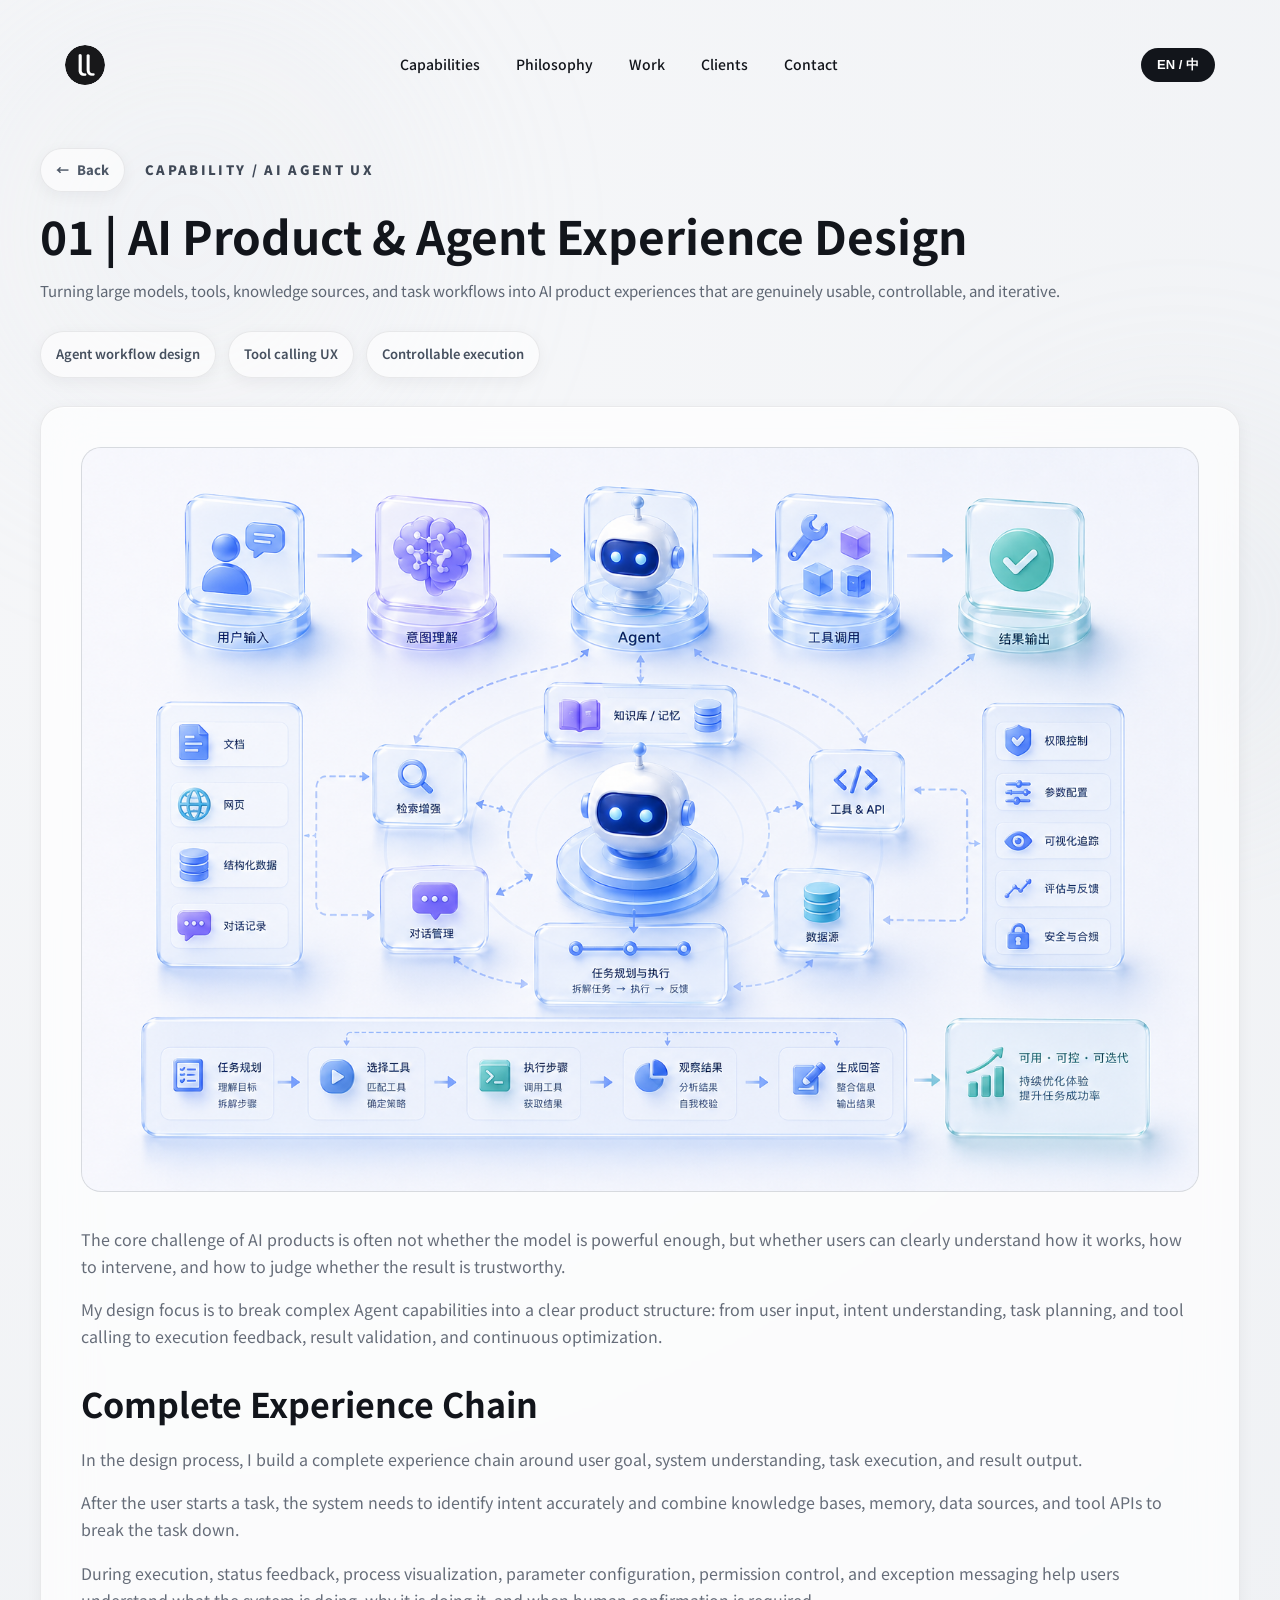
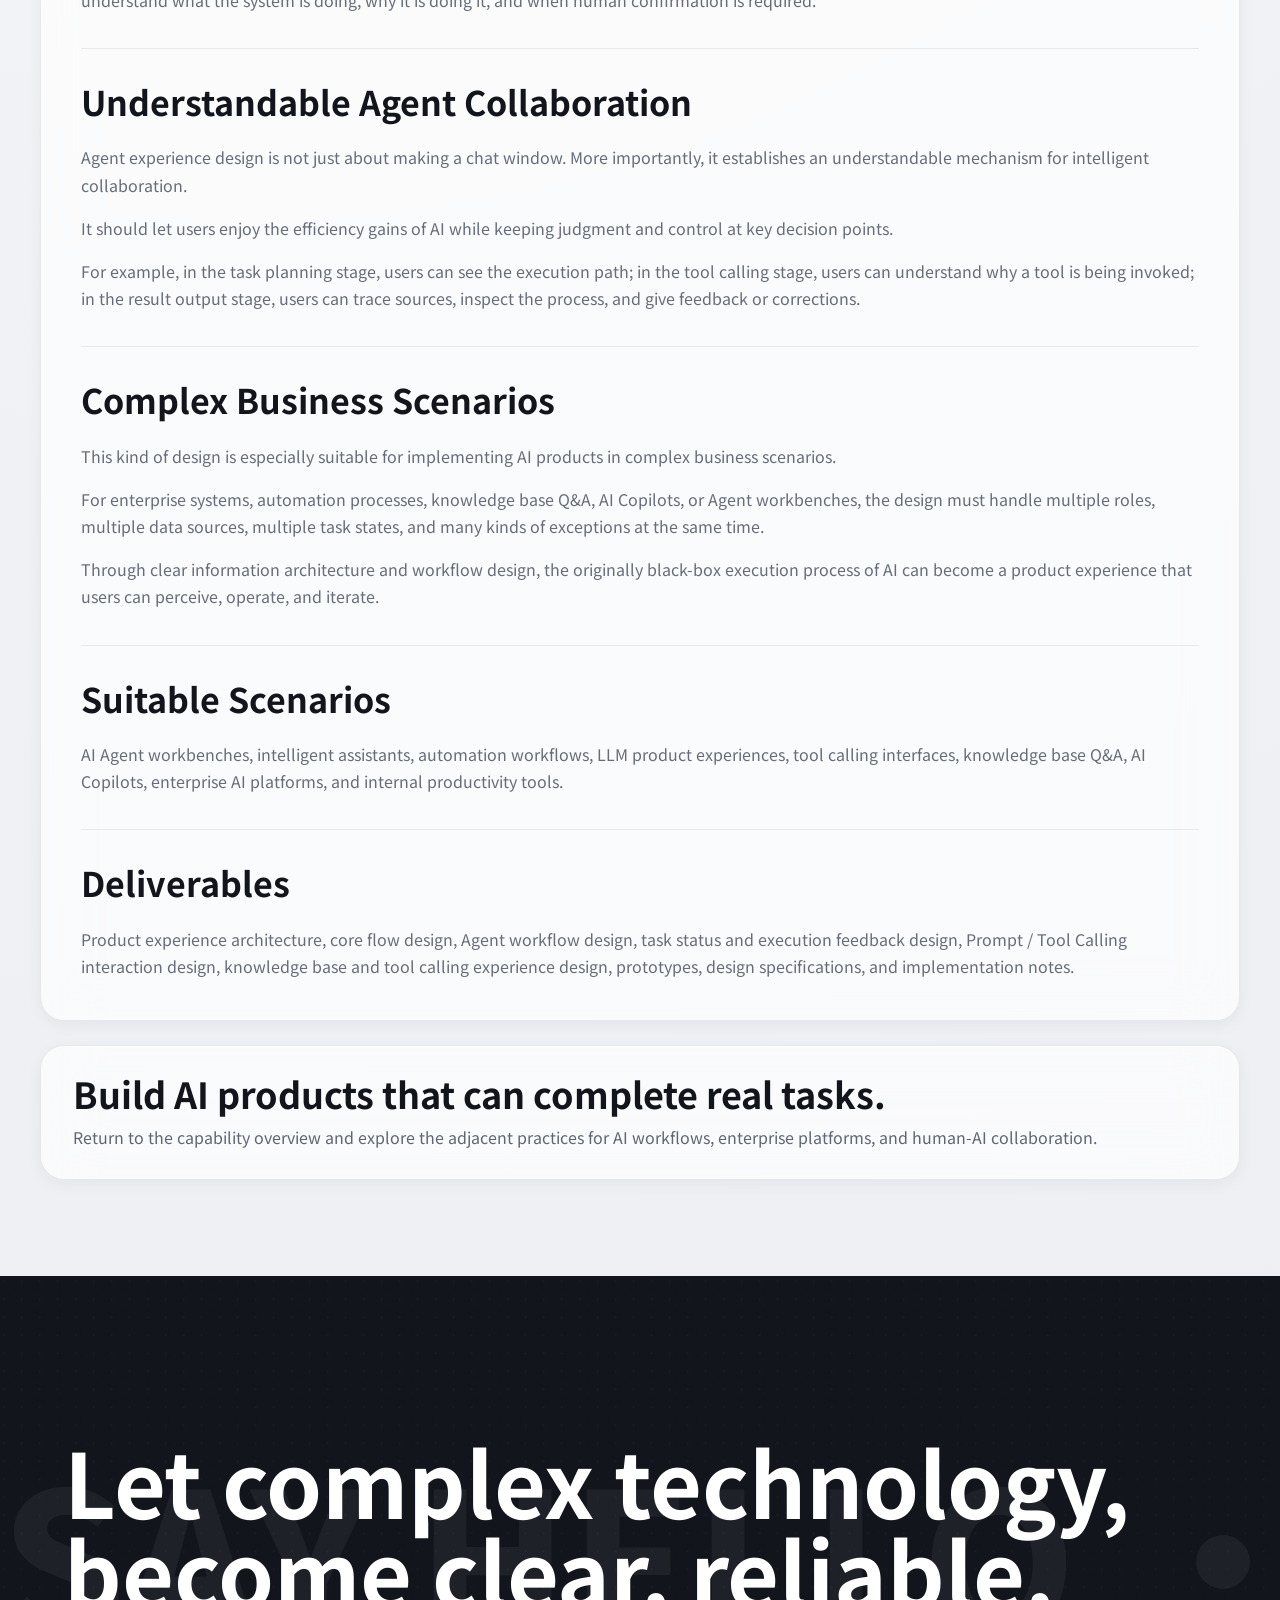
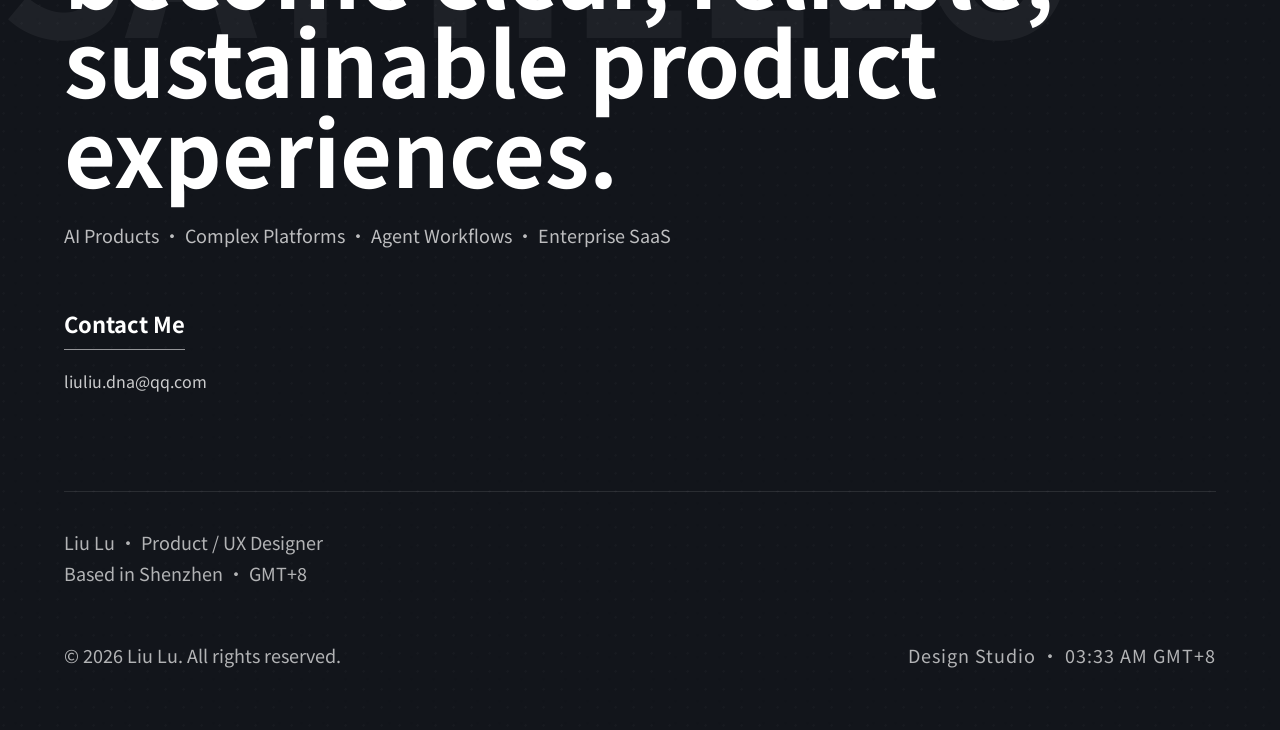
<file: capabilities/ai-product-design/index.html>
<!DOCTYPE html>
<html lang="en">
  <head>
    <meta charset="UTF-8" />
    <meta name="viewport" content="width=device-width, initial-scale=1.0" />
    <title>01 | AI Product &amp; Agent Experience Design</title>
    <meta
      name="description"
      content="AI Product and Agent Experience Design - turning models, tools, knowledge sources, and task workflows into usable, controllable, iterative AI product experiences."
    />
    <link rel="preconnect" href="https://fonts.googleapis.com" />
    <link rel="preconnect" href="https://fonts.gstatic.com" crossorigin />
    <link
      href="https://fonts.googleapis.com/css2?family=Noto+Sans+SC:wght@400;500;700;900&amp;display=swap"
      rel="stylesheet"
    />
    <script>
      document.documentElement.classList.add("js");
    </script>
    <link rel="stylesheet" href="../detail.css?v=20260509" />
    <link rel="stylesheet" href="../../components/site-footer.css" />
    <script src="../../components/site-footer.js" defer></script>
  </head>
  <body
    data-title-en="01 | AI Product &amp; Agent Experience Design"
    data-title-zh="01｜AI 产品与 Agent 体验设计"
    data-description-en="AI Product and Agent Experience Design - turning models, tools, knowledge sources, and task workflows into usable, controllable, iterative AI product experiences."
    data-description-zh="AI 产品与 Agent 体验设计 - 将大模型、工具、知识源与任务流程，转化为真实可用、可控、可迭代的 AI 产品体验。"
  >
    <div class="mesh-bg">
      <div class="mesh-blob blob-1"></div>
      <div class="mesh-blob blob-2"></div>
      <div class="mesh-blob blob-3"></div>
    </div>

    <div class="nav-pill-wrapper">
      <nav class="nav-pill">
        <a href="../../index.html" class="nav-logo" aria-label="Portfolio homepage">
          <img src="../../images/logo.png" alt="LL Logo" />
        </a>
        <div class="nav-links">
          <a href="../../index.html#capabilities" class="nav-item" data-en="Capabilities" data-zh="能力">Capabilities</a>
          <a href="../../index.html#philosophy" class="nav-item" data-en="Philosophy" data-zh="理念">Philosophy</a>
          <a href="../../index.html#projects" class="nav-item" data-en="Work" data-zh="作品">Work</a>
          <a href="../../index.html#stats" class="nav-item" data-en="Clients" data-zh="评价">Clients</a>
          <a href="../../index.html#contact" class="nav-item" data-en="Contact" data-zh="联系">Contact</a>
        </div>
        <div class="nav-actions">
          <button class="lang-switch" id="lang-btn" type="button">EN / 中</button>
        </div>
      </nav>
    </div>

    <main class="container detail-main">
      <section class="detail-hero">
        <div class="detail-copy stagger-item">
          <div class="detail-nav" aria-label="页面导航">
            <a class="back-link" href="../../index.html#capabilities">
              <span aria-hidden="true">←</span>
              <span data-en="Back" data-zh="返回">Back</span>
            </a>
            <div class="detail-kicker" data-en="Capability / AI Agent UX" data-zh="能力 / AI 产品与 Agent">Capability / AI Agent UX</div>
          </div>
          <h1 class="detail-title" data-en="01 | AI Product &amp; Agent Experience Design" data-zh="01｜AI 产品与 Agent 体验设计">01 | AI Product &amp; Agent Experience Design</h1>
          <p
            class="detail-summary"
            data-en="Turning large models, tools, knowledge sources, and task workflows into AI product experiences that are genuinely usable, controllable, and iterative."
            data-zh="将大模型、工具、知识源与任务流程，转化为真实可用、可控、可迭代的 AI 产品体验。"
          >
            Turning large models, tools, knowledge sources, and task workflows into AI product experiences that are genuinely usable, controllable, and iterative.
          </p>
          <div class="detail-tags">
            <span class="detail-tag" data-en="Agent workflow design" data-zh="Agent 工作流设计">Agent workflow design</span>
            <span class="detail-tag" data-en="Tool calling UX" data-zh="工具调用体验">Tool calling UX</span>
            <span class="detail-tag" data-en="Controllable execution" data-zh="可控执行过程">Controllable execution</span>
          </div>
        </div>
      </section>

      <section class="detail-grid detail-grid--single">
        <article class="glass-card detail-article stagger-item">
          <div class="detail-article-visual">
            <img src="../../images/capabilities/01-agent.png" alt="AI Product and Agent Experience Design illustration" />
          </div>

          <div class="detail-intro">
            <p data-en="The core challenge of AI products is often not whether the model is powerful enough, but whether users can clearly understand how it works, how to intervene, and how to judge whether the result is trustworthy." data-zh="AI 产品的核心挑战，往往不在于模型是否足够强，而在于用户是否能清楚理解它如何工作、如何介入、如何判断结果是否可信。">
              The core challenge of AI products is often not whether the model is powerful enough, but whether users can clearly understand how it works, how to intervene, and how to judge whether the result is trustworthy.
            </p>
            <p data-en="My design focus is to break complex Agent capabilities into a clear product structure: from user input, intent understanding, task planning, and tool calling to execution feedback, result validation, and continuous optimization." data-zh="我的设计重点，是把复杂的 Agent 能力拆解成清晰的产品结构：从用户输入、意图理解、任务规划、工具调用，到执行反馈、结果验证与持续优化，让 AI 能力真正进入可用的业务流程。">
              My design focus is to break complex Agent capabilities into a clear product structure: from user input, intent understanding, task planning, and tool calling to execution feedback, result validation, and continuous optimization.
            </p>
          </div>

          <section class="article-section">
            <h2 data-en="Complete Experience Chain" data-zh="完整体验链路">Complete Experience Chain</h2>
            <p data-en="In the design process, I build a complete experience chain around user goal, system understanding, task execution, and result output." data-zh="在设计过程中，我会围绕“用户目标—系统理解—任务执行—结果输出”建立完整体验链路。">
              In the design process, I build a complete experience chain around user goal, system understanding, task execution, and result output.
            </p>
            <p data-en="After the user starts a task, the system needs to identify intent accurately and combine knowledge bases, memory, data sources, and tool APIs to break the task down." data-zh="用户发起任务后，系统需要准确识别意图，并结合知识库、记忆、数据源与工具 API 完成任务拆解。">
              After the user starts a task, the system needs to identify intent accurately and combine knowledge bases, memory, data sources, and tool APIs to break the task down.
            </p>
            <p data-en="During execution, status feedback, process visualization, parameter configuration, permission control, and exception messaging help users understand what the system is doing, why it is doing it, and when human confirmation is required." data-zh="执行过程中，通过状态反馈、过程可视化、参数配置、权限控制与异常提示，让用户知道系统正在做什么、为什么这样做，以及什么时候需要人工确认。">
              During execution, status feedback, process visualization, parameter configuration, permission control, and exception messaging help users understand what the system is doing, why it is doing it, and when human confirmation is required.
            </p>
          </section>

          <section class="article-section">
            <h2 data-en="Understandable Agent Collaboration" data-zh="可理解的智能协作机制">Understandable Agent Collaboration</h2>
            <p data-en="Agent experience design is not just about making a chat window. More importantly, it establishes an understandable mechanism for intelligent collaboration." data-zh="Agent 体验设计并不只是做一个聊天窗口，更重要的是建立一套可理解的智能协作机制。">
              Agent experience design is not just about making a chat window. More importantly, it establishes an understandable mechanism for intelligent collaboration.
            </p>
            <p data-en="It should let users enjoy the efficiency gains of AI while keeping judgment and control at key decision points." data-zh="它需要让用户既能享受 AI 带来的效率提升，也能在关键节点保持判断权和控制感。">
              It should let users enjoy the efficiency gains of AI while keeping judgment and control at key decision points.
            </p>
            <p data-en="For example, in the task planning stage, users can see the execution path; in the tool calling stage, users can understand why a tool is being invoked; in the result output stage, users can trace sources, inspect the process, and give feedback or corrections." data-zh="比如在任务规划阶段，用户可以看到执行路径；在工具调用阶段，用户可以理解调用依据；在结果输出阶段，用户可以追溯来源、检查过程，并对结果进行反馈和修正。">
              For example, in the task planning stage, users can see the execution path; in the tool calling stage, users can understand why a tool is being invoked; in the result output stage, users can trace sources, inspect the process, and give feedback or corrections.
            </p>
          </section>

          <section class="article-section">
            <h2 data-en="Complex Business Scenarios" data-zh="复杂业务场景落地">Complex Business Scenarios</h2>
            <p data-en="This kind of design is especially suitable for implementing AI products in complex business scenarios." data-zh="这类设计尤其适合复杂业务场景中的 AI 产品落地。">
              This kind of design is especially suitable for implementing AI products in complex business scenarios.
            </p>
            <p data-en="For enterprise systems, automation processes, knowledge base Q&amp;A, AI Copilots, or Agent workbenches, the design must handle multiple roles, multiple data sources, multiple task states, and many kinds of exceptions at the same time." data-zh="面对企业级系统、自动化流程、知识库问答、AI Copilot 或 Agent 工作台，设计需要同时处理多角色、多数据源、多任务状态与多种异常情况。">
              For enterprise systems, automation processes, knowledge base Q&amp;A, AI Copilots, or Agent workbenches, the design must handle multiple roles, multiple data sources, multiple task states, and many kinds of exceptions at the same time.
            </p>
            <p data-en="Through clear information architecture and workflow design, the originally black-box execution process of AI can become a product experience that users can perceive, operate, and iterate." data-zh="通过清晰的信息架构和工作流设计，可以把原本黑盒化的 AI 执行过程，转化为用户可感知、可操作、可迭代的产品体验。">
              Through clear information architecture and workflow design, the originally black-box execution process of AI can become a product experience that users can perceive, operate, and iterate.
            </p>
          </section>

          <section class="article-section">
            <h2 data-en="Suitable Scenarios" data-zh="适合场景">Suitable Scenarios</h2>
            <p data-en="AI Agent workbenches, intelligent assistants, automation workflows, LLM product experiences, tool calling interfaces, knowledge base Q&amp;A, AI Copilots, enterprise AI platforms, and internal productivity tools." data-zh="AI Agent 工作台、智能助手、自动化工作流、LLM 产品体验、工具调用界面、知识库问答、AI Copilot、企业级 AI 平台、内部效率工具。">
              AI Agent workbenches, intelligent assistants, automation workflows, LLM product experiences, tool calling interfaces, knowledge base Q&amp;A, AI Copilots, enterprise AI platforms, and internal productivity tools.
            </p>
          </section>

          <section class="article-section">
            <h2 data-en="Deliverables" data-zh="可交付内容">Deliverables</h2>
            <p data-en="Product experience architecture, core flow design, Agent workflow design, task status and execution feedback design, Prompt / Tool Calling interaction design, knowledge base and tool calling experience design, prototypes, design specifications, and implementation notes." data-zh="产品体验架构、核心流程设计、Agent 工作流设计、任务状态与执行反馈设计、Prompt / Tool Calling 交互设计、知识库与工具调用体验设计、原型设计、设计规范与落地说明。">
              Product experience architecture, core flow design, Agent workflow design, task status and execution feedback design, Prompt / Tool Calling interaction design, knowledge base and tool calling experience design, prototypes, design specifications, and implementation notes.
            </p>
          </section>
        </article>
      </section>

      <section class="glass-card detail-cta stagger-item">
        <div>
          <h2 data-en="Build AI products that can complete real tasks." data-zh="让 AI 产品真正进入任务完成。">Build AI products that can complete real tasks.</h2>
          <p
            data-en="Return to the capability overview and explore the adjacent practices for AI workflows, enterprise platforms, and human-AI collaboration."
            data-zh="回到能力总览，继续查看 AI 工作流、企业平台与人机协作相关的设计实践。"
          >
            Return to the capability overview and explore the adjacent practices for AI workflows, enterprise platforms, and human-AI collaboration.
          </p>
        </div>
      </section>
    </main>

    <site-footer></site-footer>

    <script src="../detail.js?v=20260509"></script>
  </body>
</html>
</file>
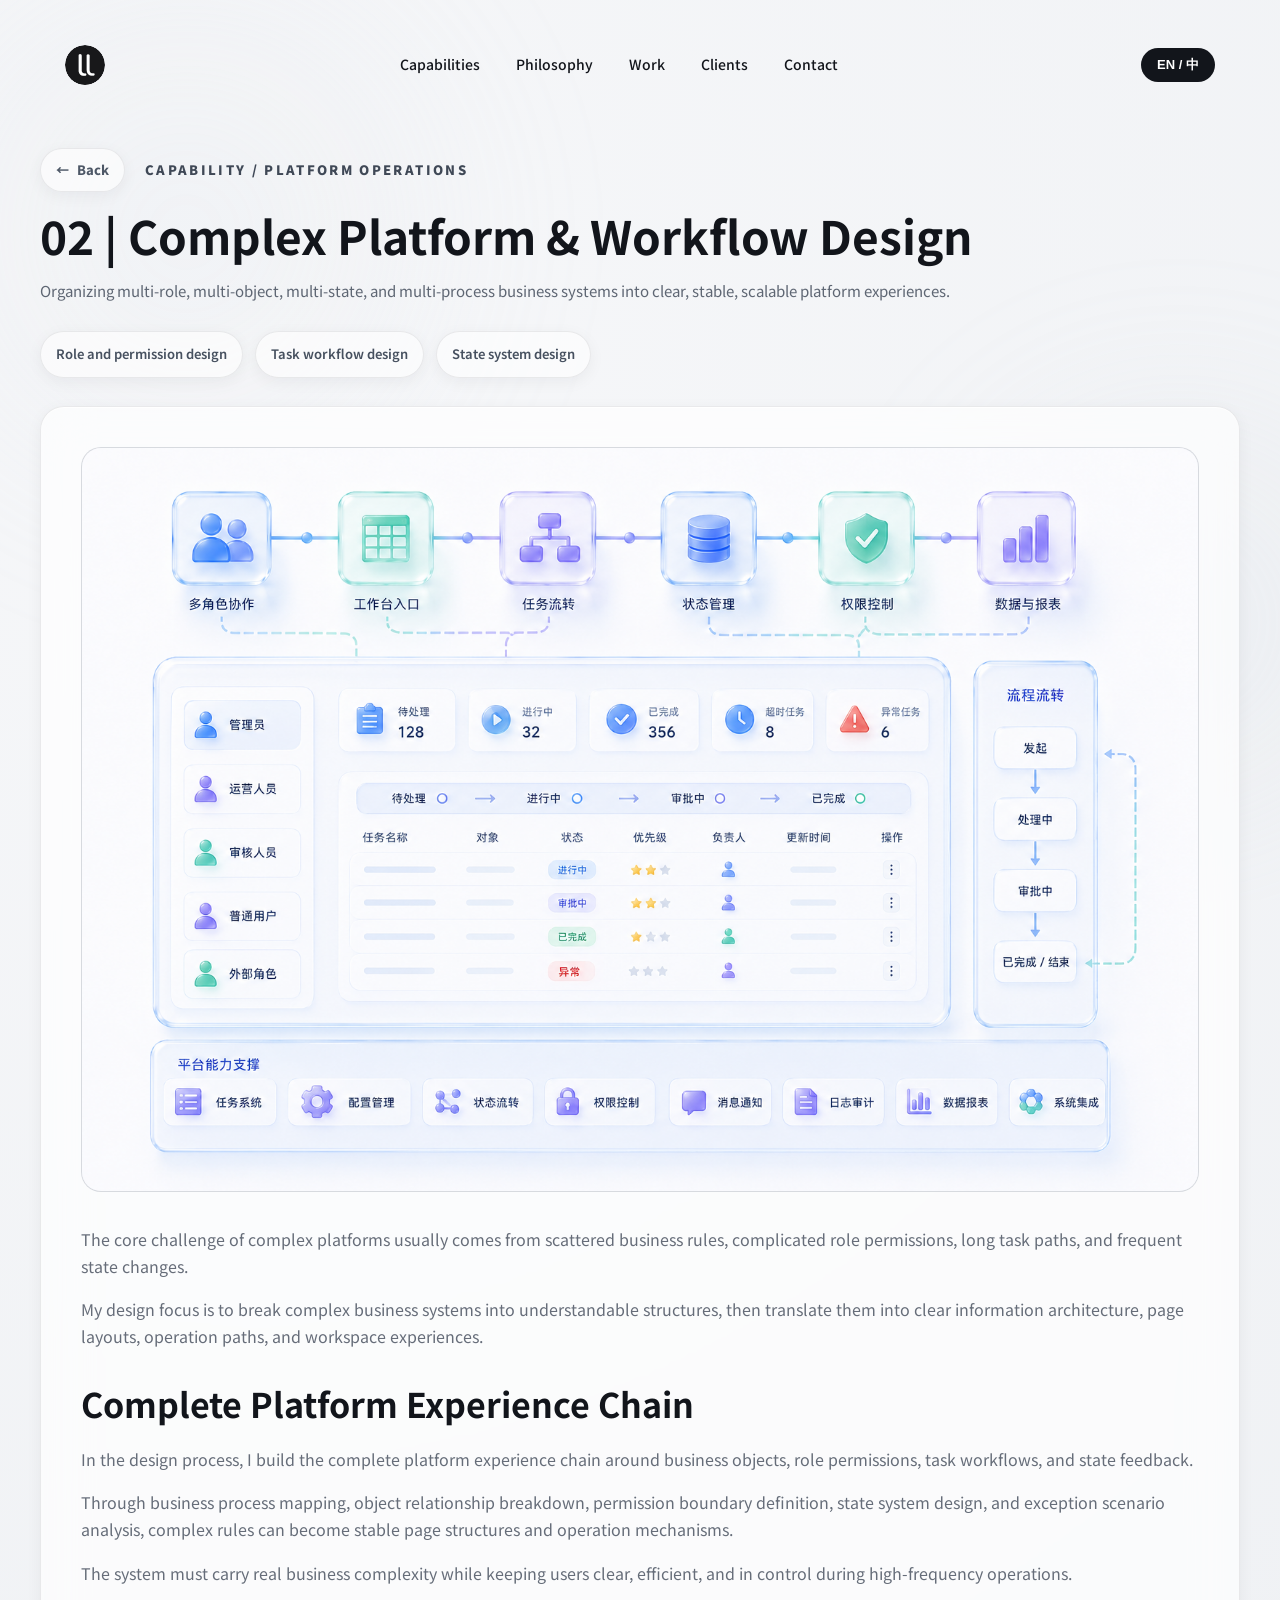
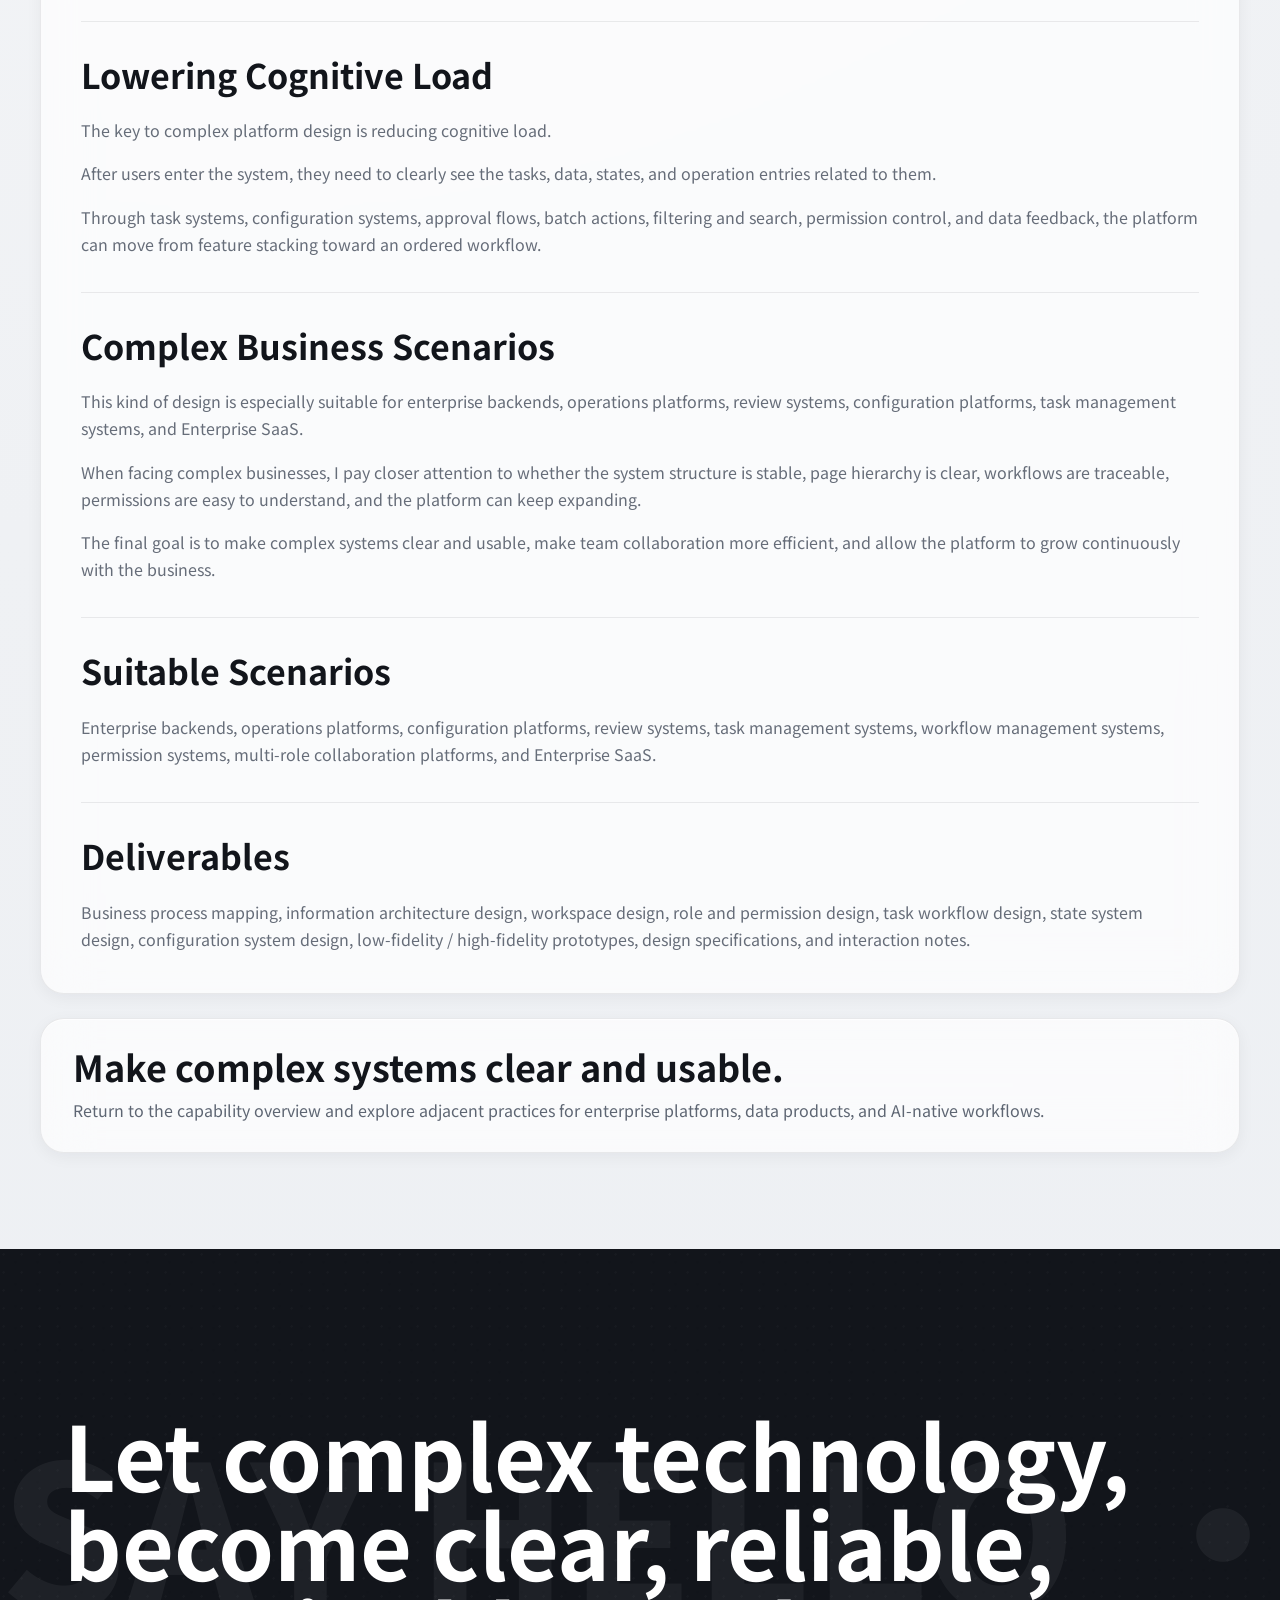
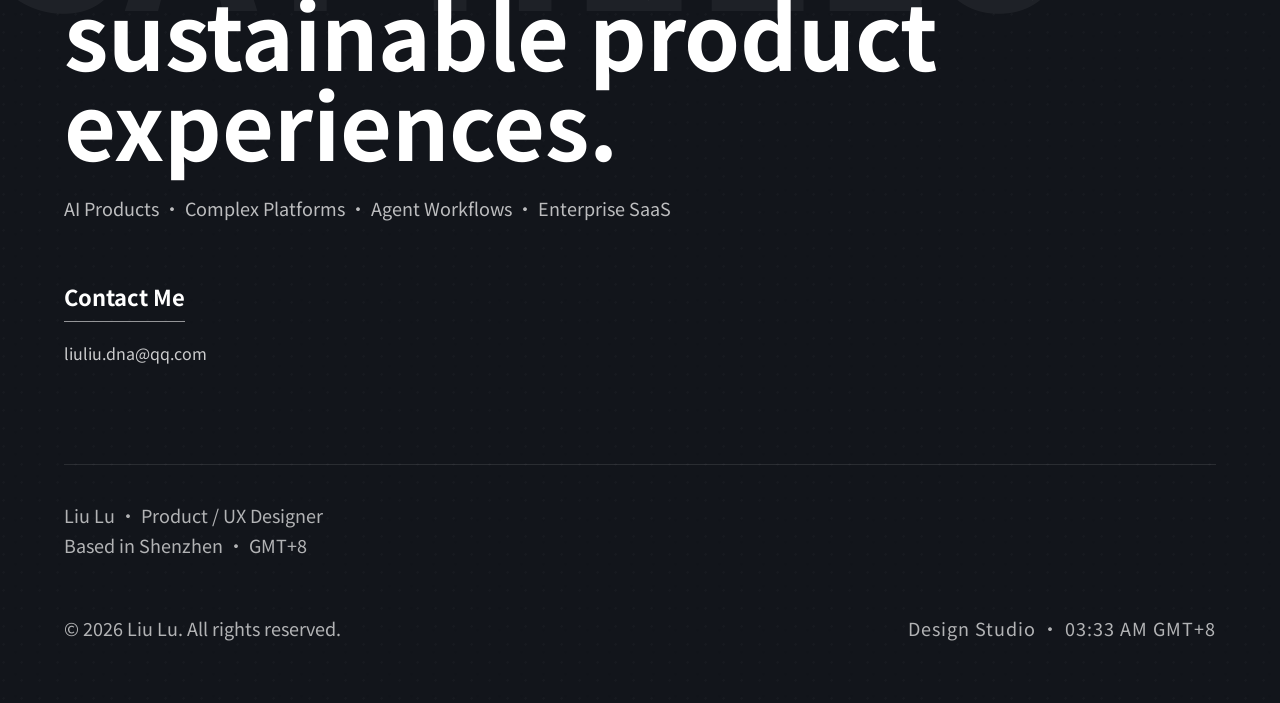
<file: capabilities/complex-platform-design/index.html>
<!DOCTYPE html>
<html lang="en">
  <head>
    <meta charset="UTF-8" />
    <meta name="viewport" content="width=device-width, initial-scale=1.0" />
    <title>02 | Complex Platform &amp; Workflow Design</title>
    <meta
      name="description"
      content="Complex Platform and Workflow Design - organizing multi-role, multi-object, multi-state, and multi-process business systems into clear, stable, scalable platform experiences."
    />
    <link rel="preconnect" href="https://fonts.googleapis.com" />
    <link rel="preconnect" href="https://fonts.gstatic.com" crossorigin />
    <link
      href="https://fonts.googleapis.com/css2?family=Noto+Sans+SC:wght@400;500;700;900&display=swap"
      rel="stylesheet"
    />
    <script>
      document.documentElement.classList.add("js");
    </script>
    <link rel="stylesheet" href="../detail.css?v=20260509" />
    <link rel="stylesheet" href="../../components/site-footer.css" />
    <script src="../../components/site-footer.js" defer></script>
  </head>
  <body
    data-title-en="02 | Complex Platform &amp; Workflow Design"
    data-title-zh="02｜复杂平台与工作流设计"
    data-description-en="Complex Platform and Workflow Design - organizing multi-role, multi-object, multi-state, and multi-process business systems into clear, stable, scalable platform experiences."
    data-description-zh="复杂平台与工作流设计 - 将多角色、多对象、多状态、多流程的复杂业务系统，整理成清晰、稳定、可扩展的平台体验。"
  >
    <div class="mesh-bg">
      <div class="mesh-blob blob-1"></div>
      <div class="mesh-blob blob-2"></div>
      <div class="mesh-blob blob-3"></div>
    </div>

    <div class="nav-pill-wrapper">
      <nav class="nav-pill">
        <a href="../../index.html" class="nav-logo" aria-label="Portfolio homepage">
          <img src="../../images/logo.png" alt="LL Logo" />
        </a>
        <div class="nav-links">
          <a href="../../index.html#capabilities" class="nav-item" data-en="Capabilities" data-zh="能力">Capabilities</a>
          <a href="../../index.html#philosophy" class="nav-item" data-en="Philosophy" data-zh="理念">Philosophy</a>
          <a href="../../index.html#projects" class="nav-item" data-en="Work" data-zh="作品">Work</a>
          <a href="../../index.html#stats" class="nav-item" data-en="Clients" data-zh="评价">Clients</a>
          <a href="../../index.html#contact" class="nav-item" data-en="Contact" data-zh="联系">Contact</a>
        </div>
        <div class="nav-actions">
          <button class="lang-switch" id="lang-btn" type="button">EN / 中</button>
        </div>
      </nav>
    </div>

    <main class="container detail-main">
      <section class="detail-hero">
        <div class="detail-copy stagger-item">
          <div class="detail-nav" aria-label="页面导航">
            <a class="back-link" href="../../index.html#capabilities">
              <span aria-hidden="true">←</span>
              <span data-en="Back" data-zh="返回">Back</span>
            </a>
            <div class="detail-kicker" data-en="Capability / Platform Operations" data-zh="能力 / 复杂平台与工作流">Capability / Platform Operations</div>
          </div>
          <h1 class="detail-title" data-en="02 | Complex Platform &amp; Workflow Design" data-zh="02｜复杂平台与工作流设计">02 | Complex Platform &amp; Workflow Design</h1>
          <p
            class="detail-summary"
            data-en="Organizing multi-role, multi-object, multi-state, and multi-process business systems into clear, stable, scalable platform experiences."
            data-zh="将多角色、多对象、多状态、多流程的复杂业务系统，整理成清晰、稳定、可扩展的平台体验。"
          >
            Organizing multi-role, multi-object, multi-state, and multi-process business systems into clear, stable, scalable platform experiences.
          </p>
          <div class="detail-tags">
            <span class="detail-tag" data-en="Role and permission design" data-zh="角色与权限设计">Role and permission design</span>
            <span class="detail-tag" data-en="Task workflow design" data-zh="任务流转设计">Task workflow design</span>
            <span class="detail-tag" data-en="State system design" data-zh="状态体系设计">State system design</span>
          </div>
        </div>
      </section>

      <section class="detail-grid detail-grid--single">
        <article class="glass-card detail-article stagger-item">
          <div class="detail-article-visual">
            <img src="../../images/capabilities/02-complex-platform.png" alt="02 Complex Platform and Workflow Design illustration" />
          </div>

          <div class="detail-intro">
            <p data-en="The core challenge of complex platforms usually comes from scattered business rules, complicated role permissions, long task paths, and frequent state changes." data-zh="复杂平台的核心挑战，通常来自业务规则分散、角色权限复杂、任务链路较长、状态变化频繁。">
              The core challenge of complex platforms usually comes from scattered business rules, complicated role permissions, long task paths, and frequent state changes.
            </p>
            <p data-en="My design focus is to break complex business systems into understandable structures, then translate them into clear information architecture, page layouts, operation paths, and workspace experiences." data-zh="我的设计重点，是把复杂业务拆解成可理解的结构，再转化为清晰的信息架构、页面布局、操作路径与工作台体验，让不同角色都能快速判断自己要处理什么、当前处于什么状态、下一步该做什么。">
              My design focus is to break complex business systems into understandable structures, then translate them into clear information architecture, page layouts, operation paths, and workspace experiences.
            </p>
          </div>

          <section class="article-section">
            <h2 data-en="Complete Platform Experience Chain" data-zh="完整的平台体验链路">Complete Platform Experience Chain</h2>
            <p data-en="In the design process, I build the complete platform experience chain around business objects, role permissions, task workflows, and state feedback." data-zh="在设计过程中，我会围绕“业务对象—角色权限—任务流程—状态反馈”建立完整的平台体验链路。">
              In the design process, I build the complete platform experience chain around business objects, role permissions, task workflows, and state feedback.
            </p>
            <p data-en="Through business process mapping, object relationship breakdown, permission boundary definition, state system design, and exception scenario analysis, complex rules can become stable page structures and operation mechanisms." data-zh="通过业务流程梳理、对象关系拆解、权限边界定义、状态体系设计和异常场景分析，将复杂规则转化为稳定的页面结构与操作机制。">
              Through business process mapping, object relationship breakdown, permission boundary definition, state system design, and exception scenario analysis, complex rules can become stable page structures and operation mechanisms.
            </p>
            <p data-en="The system must carry real business complexity while keeping users clear, efficient, and in control during high-frequency operations." data-zh="系统既要能承载真实业务复杂度，也要让用户在高频操作中保持清晰、高效和可控。">
              The system must carry real business complexity while keeping users clear, efficient, and in control during high-frequency operations.
            </p>
          </section>

          <section class="article-section">
            <h2 data-en="Lowering Cognitive Load" data-zh="降低认知负担">Lowering Cognitive Load</h2>
            <p data-en="The key to complex platform design is reducing cognitive load." data-zh="复杂平台设计的关键，是降低认知负担。">
              The key to complex platform design is reducing cognitive load.
            </p>
            <p data-en="After users enter the system, they need to clearly see the tasks, data, states, and operation entries related to them." data-zh="用户进入系统后，需要清楚看到与自己相关的任务、数据、状态和操作入口；在任务推进过程中，系统需要明确展示当前进度、操作影响、异常原因和后续动作。">
              After users enter the system, they need to clearly see the tasks, data, states, and operation entries related to them.
            </p>
            <p data-en="Through task systems, configuration systems, approval flows, batch actions, filtering and search, permission control, and data feedback, the platform can move from feature stacking toward an ordered workflow." data-zh="通过任务系统、配置系统、审核流、批量操作、筛选检索、权限控制和数据反馈，让平台从“功能堆叠”走向“有秩序的工作流”。">
              Through task systems, configuration systems, approval flows, batch actions, filtering and search, permission control, and data feedback, the platform can move from feature stacking toward an ordered workflow.
            </p>
          </section>

          <section class="article-section">
            <h2 data-en="Complex Business Scenarios" data-zh="复杂业务场景落地">Complex Business Scenarios</h2>
            <p data-en="This kind of design is especially suitable for enterprise backends, operations platforms, review systems, configuration platforms, task management systems, and Enterprise SaaS." data-zh="这类设计尤其适合企业后台、运营平台、审核系统、配置平台、任务管理系统和 Enterprise SaaS 等场景。">
              This kind of design is especially suitable for enterprise backends, operations platforms, review systems, configuration platforms, task management systems, and Enterprise SaaS.
            </p>
            <p data-en="When facing complex businesses, I pay closer attention to whether the system structure is stable, page hierarchy is clear, workflows are traceable, permissions are easy to understand, and the platform can keep expanding." data-zh="面对复杂业务，我会更关注系统结构是否稳定、页面层级是否清楚、流程是否可追踪、权限是否易理解，以及平台是否具备后续扩展能力。">
              When facing complex businesses, I pay closer attention to whether the system structure is stable, page hierarchy is clear, workflows are traceable, permissions are easy to understand, and the platform can keep expanding.
            </p>
            <p data-en="The final goal is to make complex systems clear and usable, make team collaboration more efficient, and allow the platform to grow continuously with the business." data-zh="最终目标，是让复杂系统变得清晰可用，让团队协作更高效，让平台可以随着业务持续增长。">
              The final goal is to make complex systems clear and usable, make team collaboration more efficient, and allow the platform to grow continuously with the business.
            </p>
          </section>

          <section class="article-section">
            <h2 data-en="Suitable Scenarios" data-zh="适合场景">Suitable Scenarios</h2>
            <p data-en="Enterprise backends, operations platforms, configuration platforms, review systems, task management systems, workflow management systems, permission systems, multi-role collaboration platforms, and Enterprise SaaS." data-zh="企业后台、运营平台、配置平台、审核系统、任务管理系统、流程管理系统、权限系统、多角色协作平台、Enterprise SaaS。">
              Enterprise backends, operations platforms, configuration platforms, review systems, task management systems, workflow management systems, permission systems, multi-role collaboration platforms, and Enterprise SaaS.
            </p>
          </section>

          <section class="article-section">
            <h2 data-en="Deliverables" data-zh="可交付内容">Deliverables</h2>
            <p data-en="Business process mapping, information architecture design, workspace design, role and permission design, task workflow design, state system design, configuration system design, low-fidelity / high-fidelity prototypes, design specifications, and interaction notes." data-zh="业务流程梳理、信息架构设计、工作台设计、角色与权限设计、任务流转设计、状态体系设计、配置系统设计、低保真 / 高保真原型、设计规范与交互说明。">
              Business process mapping, information architecture design, workspace design, role and permission design, task workflow design, state system design, configuration system design, low-fidelity / high-fidelity prototypes, design specifications, and interaction notes.
            </p>
          </section>
        </article>
      </section>

      <section class="glass-card detail-cta stagger-item">
        <div>
          <h2 data-en="Make complex systems clear and usable." data-zh="让复杂系统变得清晰可用。">Make complex systems clear and usable.</h2>
          <p
            data-en="Return to the capability overview and explore adjacent practices for enterprise platforms, data products, and AI-native workflows."
            data-zh="回到能力总览，继续查看企业平台、数据产品与 AI 原生工作流相关的设计实践。"
          >
            Return to the capability overview and explore adjacent practices for enterprise platforms, data products, and AI-native workflows.
          </p>
        </div>
      </section>
    </main>

    <site-footer></site-footer>

    <script src="../detail.js?v=20260509"></script>
  </body>
</html>
</file>
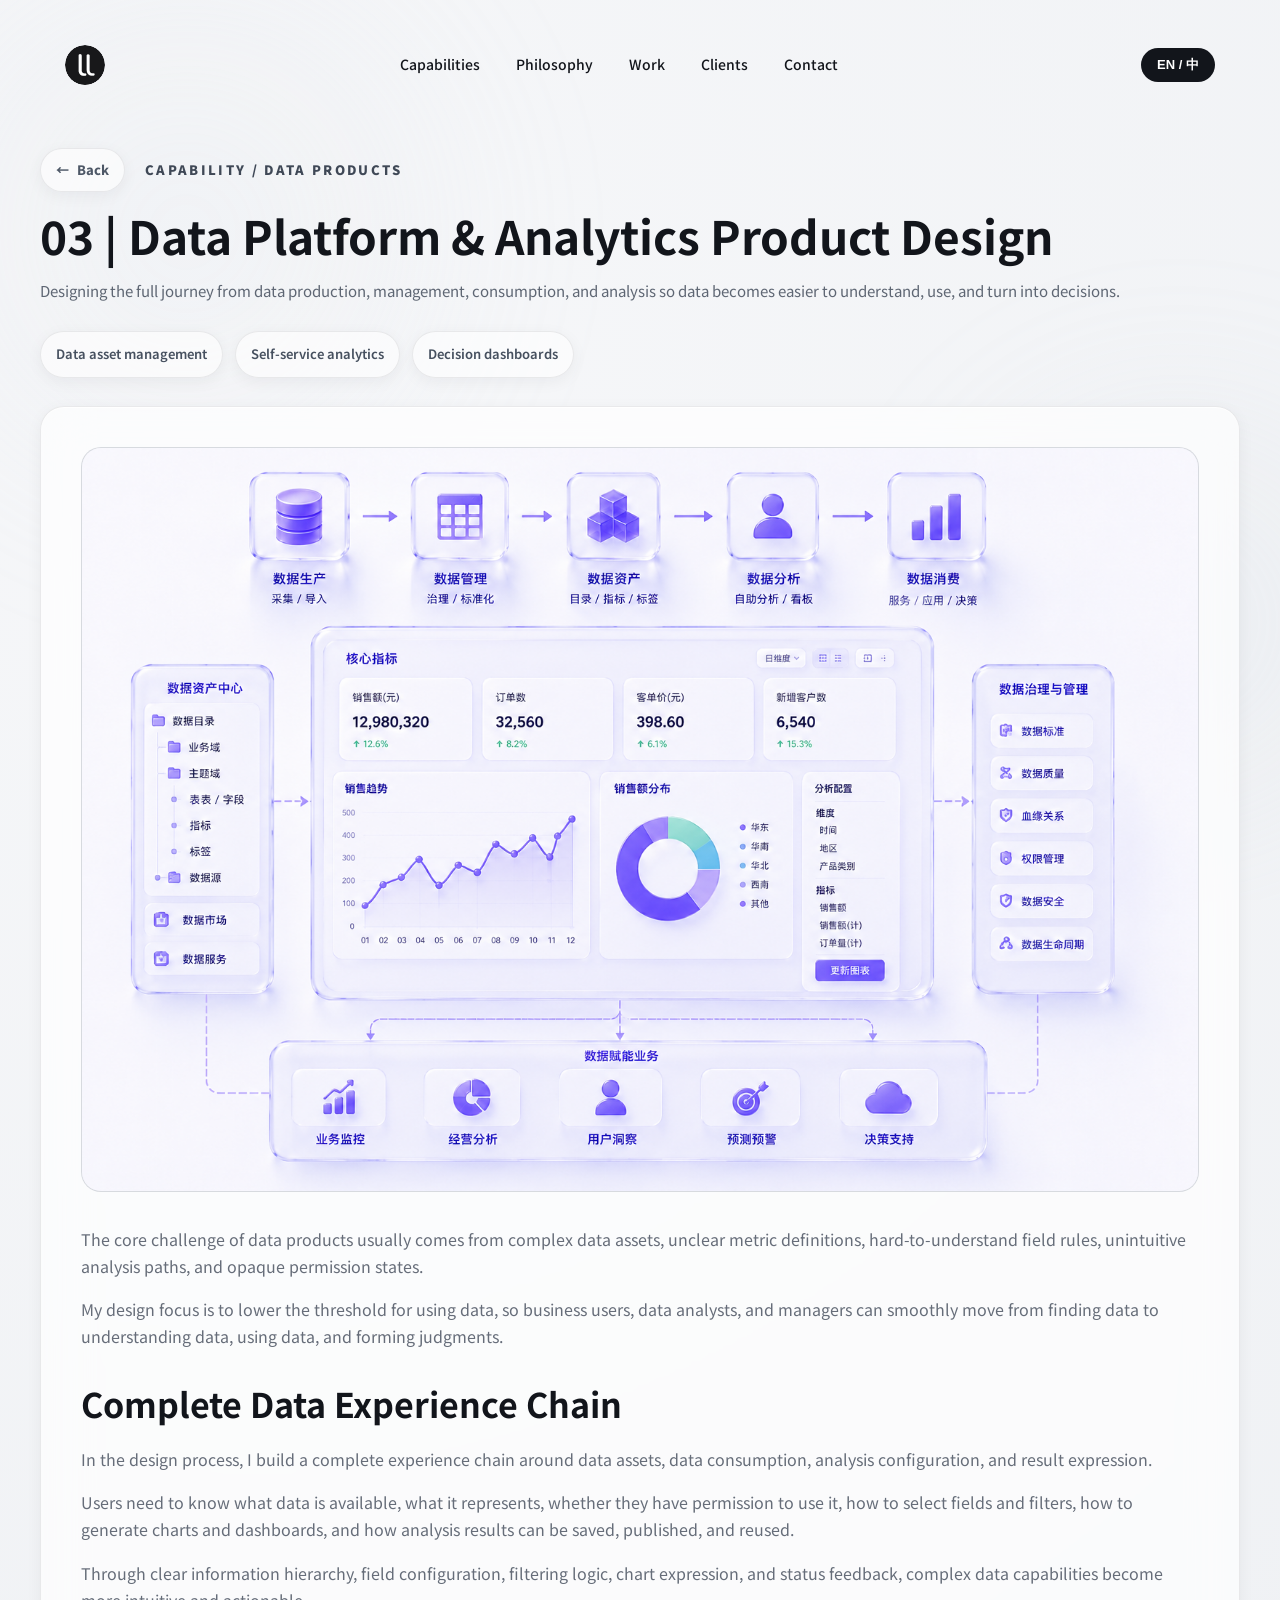
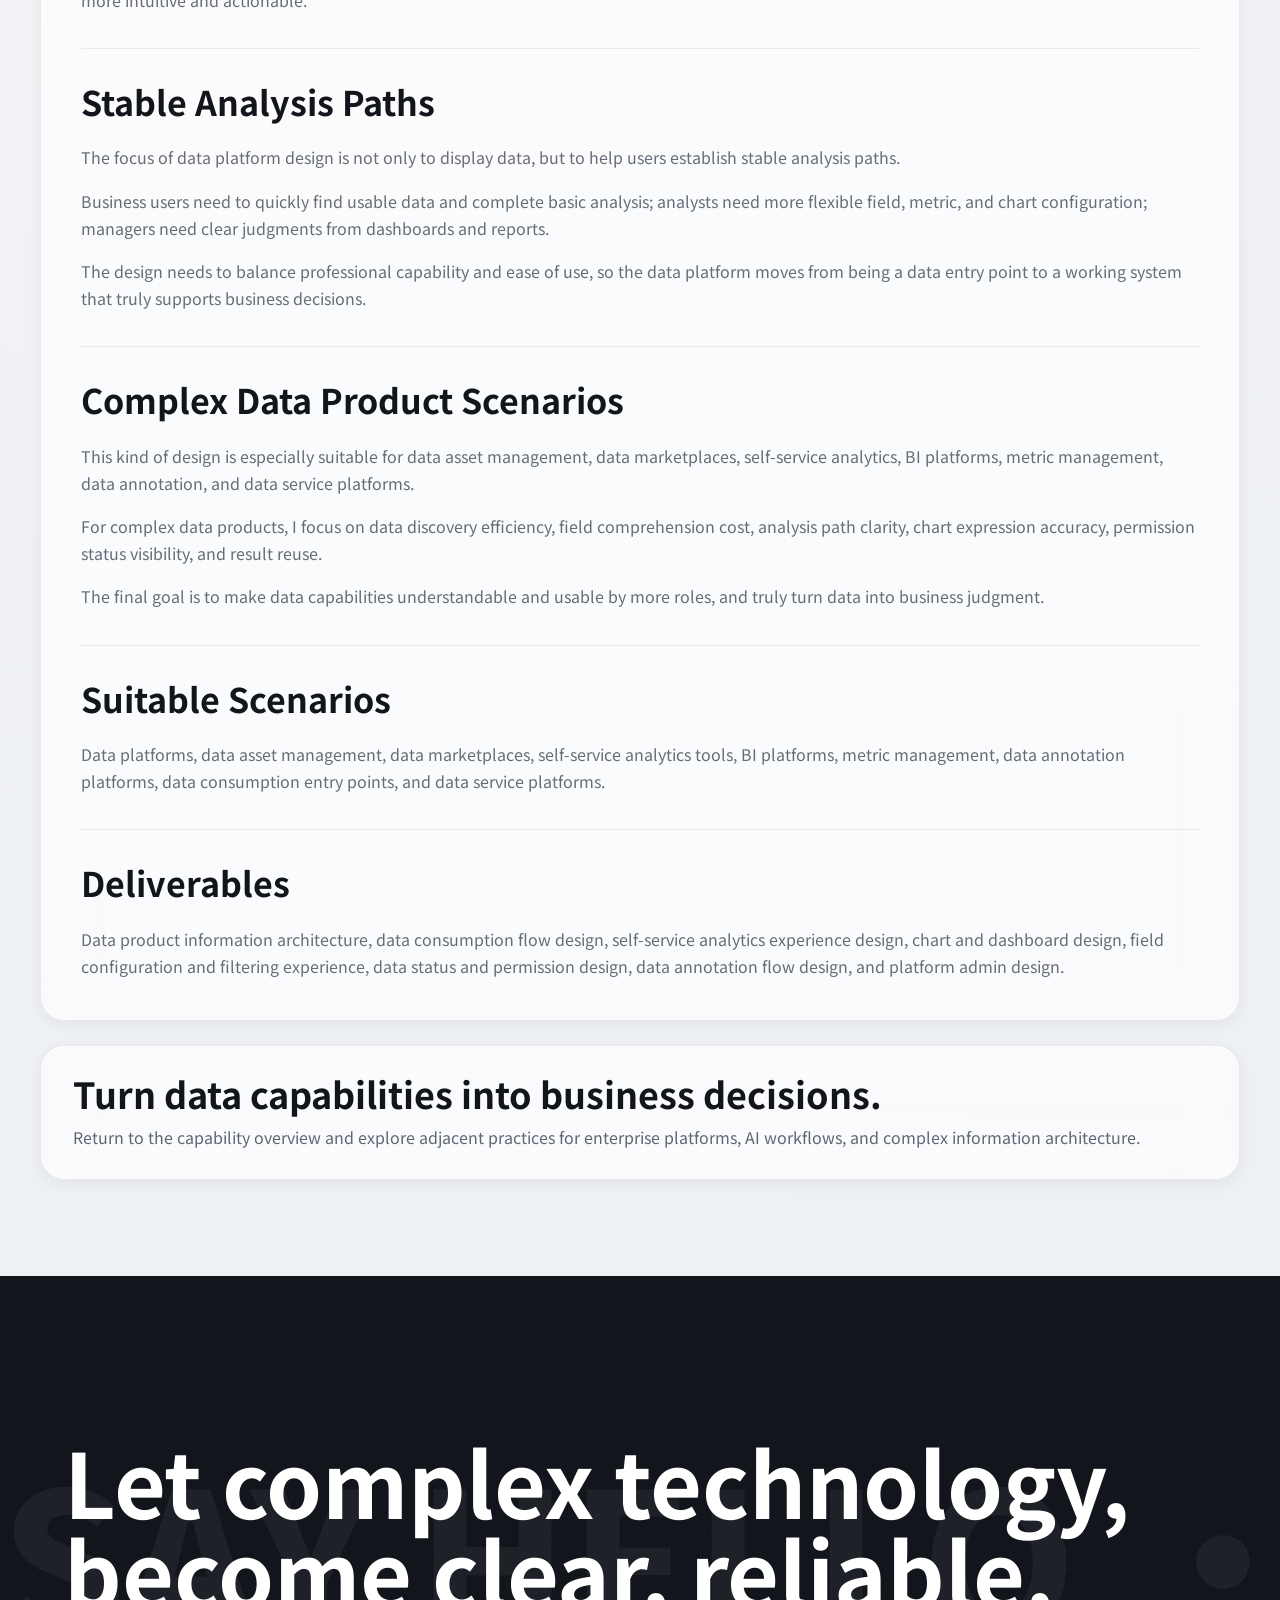
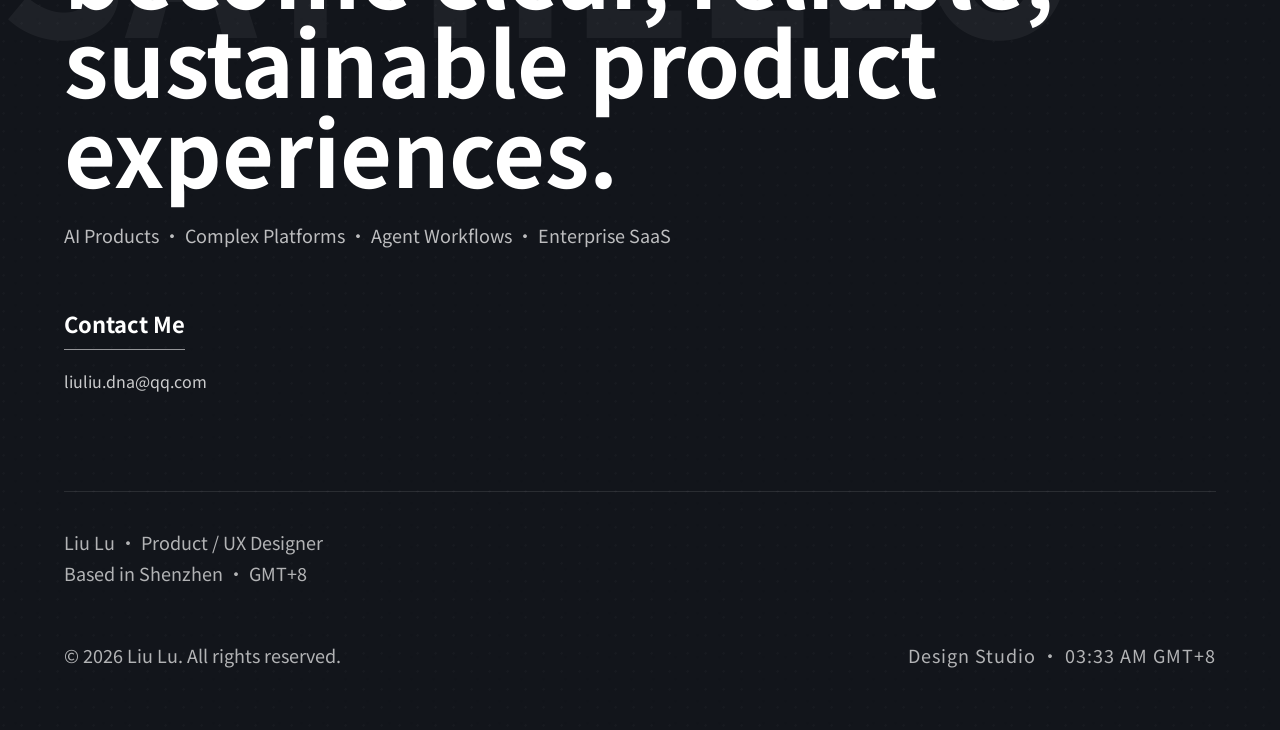
<file: capabilities/data-platform-design/index.html>
<!DOCTYPE html>
<html lang="en">
  <head>
    <meta charset="UTF-8" />
    <meta name="viewport" content="width=device-width, initial-scale=1.0" />
    <title>03 | Data Platform &amp; Analytics Product Design</title>
    <meta
      name="description"
      content="Data Platform and Analytics Product Design - designing product experiences that make data easier to understand, use, and turn into decisions."
    />
    <link rel="preconnect" href="https://fonts.googleapis.com" />
    <link rel="preconnect" href="https://fonts.gstatic.com" crossorigin />
    <link
      href="https://fonts.googleapis.com/css2?family=Noto+Sans+SC:wght@400;500;700;900&amp;display=swap"
      rel="stylesheet"
    />
    <script>
      document.documentElement.classList.add("js");
    </script>
    <link rel="stylesheet" href="../detail.css?v=20260509" />
    <link rel="stylesheet" href="../../components/site-footer.css" />
    <script src="../../components/site-footer.js" defer></script>
  </head>
  <body
    data-title-en="03 | Data Platform &amp; Analytics Product Design"
    data-title-zh="03｜数据平台与分析产品设计"
    data-description-en="Data Platform and Analytics Product Design - designing product experiences that make data easier to understand, use, and turn into decisions."
    data-description-zh="数据平台与分析产品设计 - 围绕数据从生产、管理、消费到分析的完整链路，设计让数据更容易被理解、使用和转化为决策的产品体验。"
  >
    <div class="mesh-bg">
      <div class="mesh-blob blob-1"></div>
      <div class="mesh-blob blob-2"></div>
      <div class="mesh-blob blob-3"></div>
    </div>

    <div class="nav-pill-wrapper">
      <nav class="nav-pill">
        <a href="../../index.html" class="nav-logo" aria-label="Portfolio homepage">
          <img src="../../images/logo.png" alt="LL Logo" />
        </a>
        <div class="nav-links">
          <a href="../../index.html#capabilities" class="nav-item" data-en="Capabilities" data-zh="能力">Capabilities</a>
          <a href="../../index.html#philosophy" class="nav-item" data-en="Philosophy" data-zh="理念">Philosophy</a>
          <a href="../../index.html#projects" class="nav-item" data-en="Work" data-zh="作品">Work</a>
          <a href="../../index.html#stats" class="nav-item" data-en="Clients" data-zh="评价">Clients</a>
          <a href="../../index.html#contact" class="nav-item" data-en="Contact" data-zh="联系">Contact</a>
        </div>
        <div class="nav-actions">
          <button class="lang-switch" id="lang-btn" type="button">EN / 中</button>
        </div>
      </nav>
    </div>

    <main class="container detail-main">
      <section class="detail-hero">
        <div class="detail-copy stagger-item">
          <div class="detail-nav" aria-label="页面导航">
            <a class="back-link" href="../../index.html#capabilities">
              <span aria-hidden="true">←</span>
              <span data-en="Back" data-zh="返回">Back</span>
            </a>
            <div class="detail-kicker" data-en="Capability / Data Products" data-zh="能力 / 数据平台">Capability / Data Products</div>
          </div>
          <h1 class="detail-title" data-en="03 | Data Platform &amp; Analytics Product Design" data-zh="03｜数据平台与分析产品设计">03 | Data Platform &amp; Analytics Product Design</h1>
          <p
            class="detail-summary"
            data-en="Designing the full journey from data production, management, consumption, and analysis so data becomes easier to understand, use, and turn into decisions."
            data-zh="围绕数据从生产、管理、消费到分析的完整链路，设计让数据更容易被理解、使用和转化为决策的产品体验。"
          >
            Designing the full journey from data production, management, consumption, and analysis so data becomes easier to understand, use, and turn into decisions.
          </p>
          <div class="detail-tags">
            <span class="detail-tag" data-en="Data asset management" data-zh="数据资产管理">Data asset management</span>
            <span class="detail-tag" data-en="Self-service analytics" data-zh="自助分析体验">Self-service analytics</span>
            <span class="detail-tag" data-en="Decision dashboards" data-zh="决策看板设计">Decision dashboards</span>
          </div>
        </div>
      </section>

      <section class="detail-grid detail-grid--single">
        <article class="glass-card detail-article stagger-item">
          <div class="detail-article-visual">
            <img src="../../images/capabilities/03-data-platform.png" alt="Data Platform and Analytics Product Design illustration" />
          </div>

          <div class="detail-intro">
            <p data-en="The core challenge of data products usually comes from complex data assets, unclear metric definitions, hard-to-understand field rules, unintuitive analysis paths, and opaque permission states." data-zh="数据产品的核心挑战，通常来自数据资产复杂、指标口径不清、字段规则难理解、分析路径不直观、权限状态不透明。">
              The core challenge of data products usually comes from complex data assets, unclear metric definitions, hard-to-understand field rules, unintuitive analysis paths, and opaque permission states.
            </p>
            <p data-en="My design focus is to lower the threshold for using data, so business users, data analysts, and managers can smoothly move from finding data to understanding data, using data, and forming judgments." data-zh="我的设计重点，是降低数据使用门槛，让业务用户、数据分析师和管理者都能顺畅完成从“找到数据”到“理解数据、使用数据、形成判断”的过程。">
              My design focus is to lower the threshold for using data, so business users, data analysts, and managers can smoothly move from finding data to understanding data, using data, and forming judgments.
            </p>
          </div>

          <section class="article-section">
            <h2 data-en="Complete Data Experience Chain" data-zh="完整数据体验链路">Complete Data Experience Chain</h2>
            <p data-en="In the design process, I build a complete experience chain around data assets, data consumption, analysis configuration, and result expression." data-zh="在设计过程中，我会围绕“数据资产—数据消费—分析配置—结果表达”建立完整体验链路。">
              In the design process, I build a complete experience chain around data assets, data consumption, analysis configuration, and result expression.
            </p>
            <p data-en="Users need to know what data is available, what it represents, whether they have permission to use it, how to select fields and filters, how to generate charts and dashboards, and how analysis results can be saved, published, and reused." data-zh="用户需要知道有哪些数据可用，这些数据代表什么，是否有权限使用，如何选择字段和筛选条件，如何生成图表与看板，以及分析结果如何被保存、发布和复用。">
              Users need to know what data is available, what it represents, whether they have permission to use it, how to select fields and filters, how to generate charts and dashboards, and how analysis results can be saved, published, and reused.
            </p>
            <p data-en="Through clear information hierarchy, field configuration, filtering logic, chart expression, and status feedback, complex data capabilities become more intuitive and actionable." data-zh="通过清晰的信息层级、字段配置、筛选逻辑、图表表达和状态反馈，让复杂的数据能力变得更直观、更可操作。">
              Through clear information hierarchy, field configuration, filtering logic, chart expression, and status feedback, complex data capabilities become more intuitive and actionable.
            </p>
          </section>

          <section class="article-section">
            <h2 data-en="Stable Analysis Paths" data-zh="稳定的分析路径">Stable Analysis Paths</h2>
            <p data-en="The focus of data platform design is not only to display data, but to help users establish stable analysis paths." data-zh="数据平台设计的重点，不只是展示数据，更是帮助用户建立稳定的分析路径。">
              The focus of data platform design is not only to display data, but to help users establish stable analysis paths.
            </p>
            <p data-en="Business users need to quickly find usable data and complete basic analysis; analysts need more flexible field, metric, and chart configuration; managers need clear judgments from dashboards and reports." data-zh="业务用户需要快速找到可用数据并完成基础分析；分析人员需要更灵活地配置字段、指标和图表；管理者需要通过看板和报表获得清晰判断。">
              Business users need to quickly find usable data and complete basic analysis; analysts need more flexible field, metric, and chart configuration; managers need clear judgments from dashboards and reports.
            </p>
            <p data-en="The design needs to balance professional capability and ease of use, so the data platform moves from being a data entry point to a working system that truly supports business decisions." data-zh="设计需要同时兼顾专业能力和易用性，让数据平台从“数据入口”变成真正支持业务决策的工作系统。">
              The design needs to balance professional capability and ease of use, so the data platform moves from being a data entry point to a working system that truly supports business decisions.
            </p>
          </section>

          <section class="article-section">
            <h2 data-en="Complex Data Product Scenarios" data-zh="复杂数据产品场景">Complex Data Product Scenarios</h2>
            <p data-en="This kind of design is especially suitable for data asset management, data marketplaces, self-service analytics, BI platforms, metric management, data annotation, and data service platforms." data-zh="这类设计尤其适合数据资产管理、数据市场、自助分析、BI 平台、指标管理、数据标注和数据服务平台等场景。">
              This kind of design is especially suitable for data asset management, data marketplaces, self-service analytics, BI platforms, metric management, data annotation, and data service platforms.
            </p>
            <p data-en="For complex data products, I focus on data discovery efficiency, field comprehension cost, analysis path clarity, chart expression accuracy, permission status visibility, and result reuse." data-zh="面对复杂数据产品，我会重点关注数据查找效率、字段理解成本、分析路径清晰度、图表表达准确性、权限状态可见性和结果复用能力。">
              For complex data products, I focus on data discovery efficiency, field comprehension cost, analysis path clarity, chart expression accuracy, permission status visibility, and result reuse.
            </p>
            <p data-en="The final goal is to make data capabilities understandable and usable by more roles, and truly turn data into business judgment." data-zh="最终目标，是让数据能力被更多角色理解和使用，并真正转化为业务判断。">
              The final goal is to make data capabilities understandable and usable by more roles, and truly turn data into business judgment.
            </p>
          </section>

          <section class="article-section">
            <h2 data-en="Suitable Scenarios" data-zh="适合场景">Suitable Scenarios</h2>
            <p data-en="Data platforms, data asset management, data marketplaces, self-service analytics tools, BI platforms, metric management, data annotation platforms, data consumption entry points, and data service platforms." data-zh="数据平台、数据资产管理、数据市场、自助分析工具、BI 平台、指标管理、数据标注平台、数据消费入口、数据服务平台。">
              Data platforms, data asset management, data marketplaces, self-service analytics tools, BI platforms, metric management, data annotation platforms, data consumption entry points, and data service platforms.
            </p>
          </section>

          <section class="article-section">
            <h2 data-en="Deliverables" data-zh="可交付内容">Deliverables</h2>
            <p data-en="Data product information architecture, data consumption flow design, self-service analytics experience design, chart and dashboard design, field configuration and filtering experience, data status and permission design, data annotation flow design, and platform admin design." data-zh="数据产品信息架构、数据消费流程设计、自助分析体验设计、图表与看板设计、字段配置与筛选体验、数据状态与权限设计、数据标注流程设计、平台管理后台设计。">
              Data product information architecture, data consumption flow design, self-service analytics experience design, chart and dashboard design, field configuration and filtering experience, data status and permission design, data annotation flow design, and platform admin design.
            </p>
          </section>
        </article>
      </section>

      <section class="glass-card detail-cta stagger-item">
        <div>
          <h2 data-en="Turn data capabilities into business decisions." data-zh="让数据能力转化为业务判断。">Turn data capabilities into business decisions.</h2>
          <p
            data-en="Return to the capability overview and explore adjacent practices for enterprise platforms, AI workflows, and complex information architecture."
            data-zh="回到能力总览，继续查看企业平台、AI 工作流与复杂信息架构相关的设计实践。"
          >
            Return to the capability overview and explore adjacent practices for enterprise platforms, AI workflows, and complex information architecture.
          </p>
        </div>
      </section>
    </main>

    <site-footer></site-footer>

    <script src="../detail.js?v=20260509"></script>
  </body>
</html>
</file>
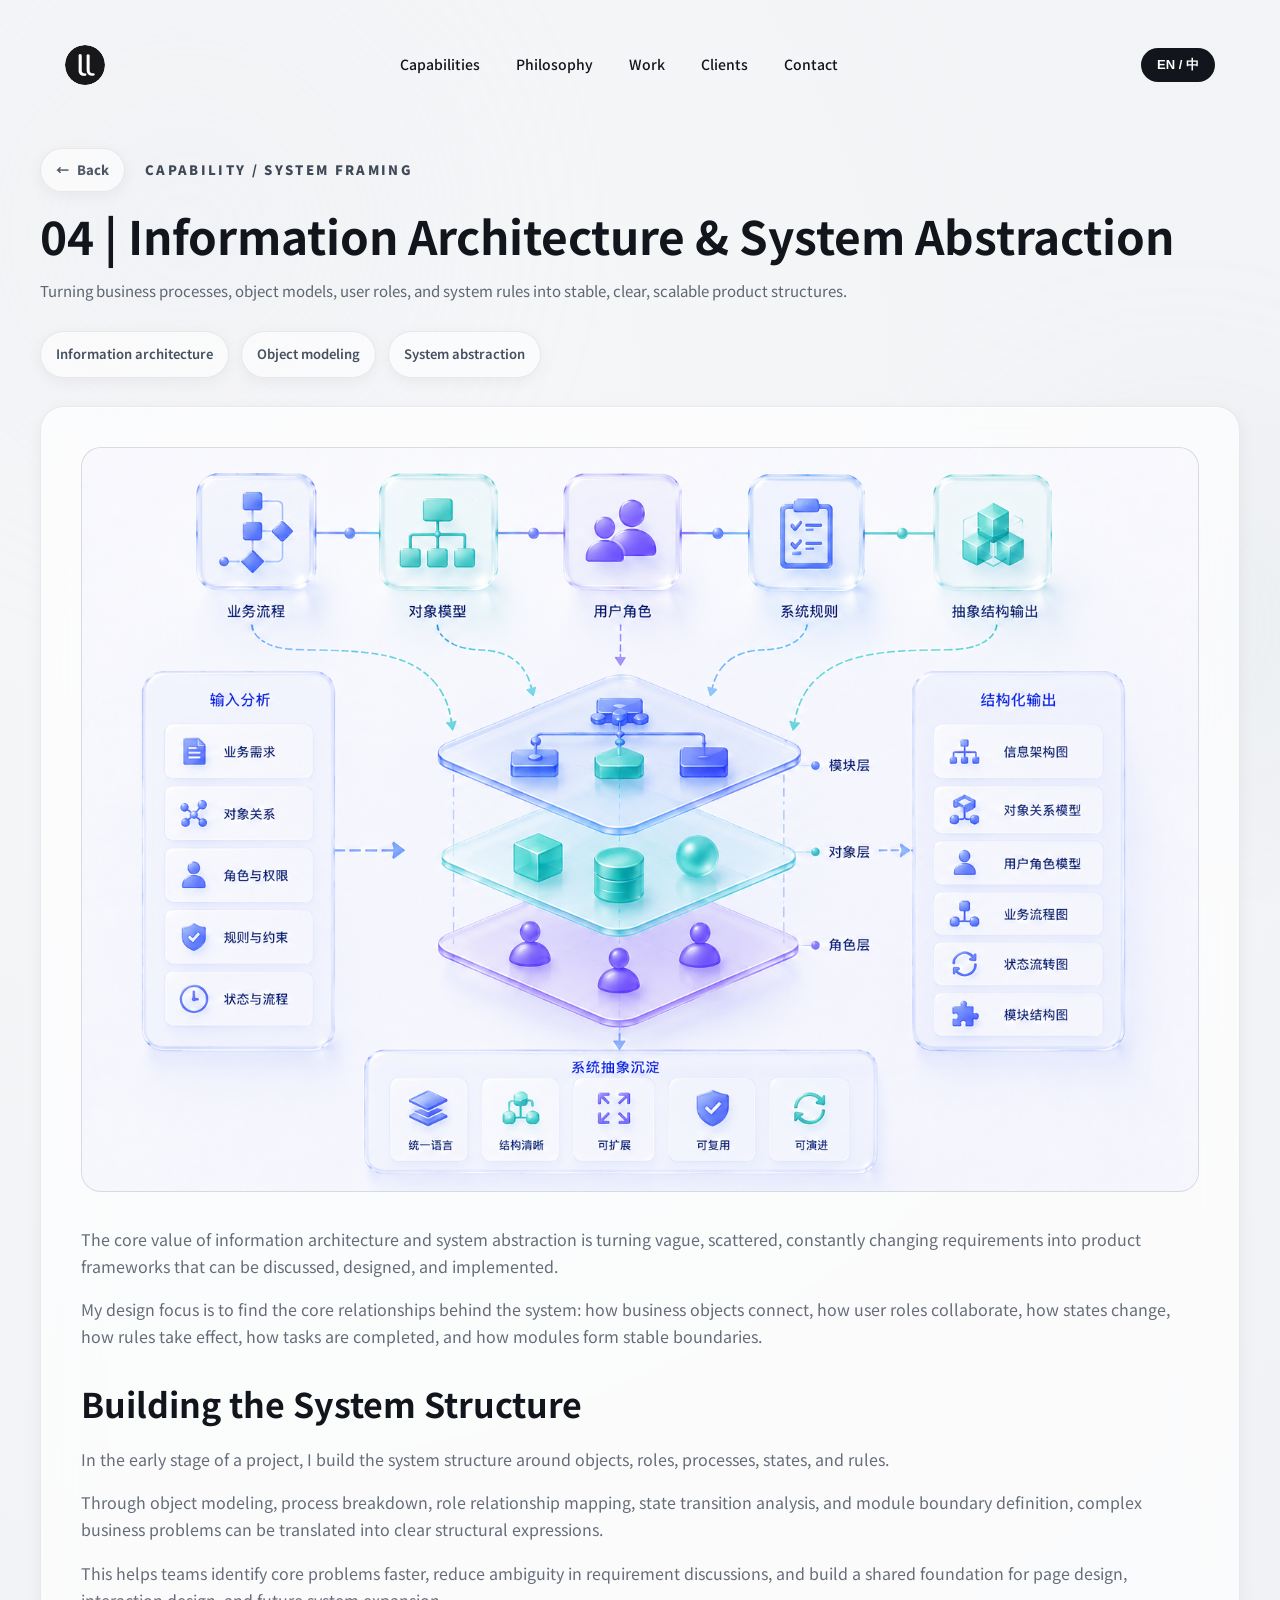
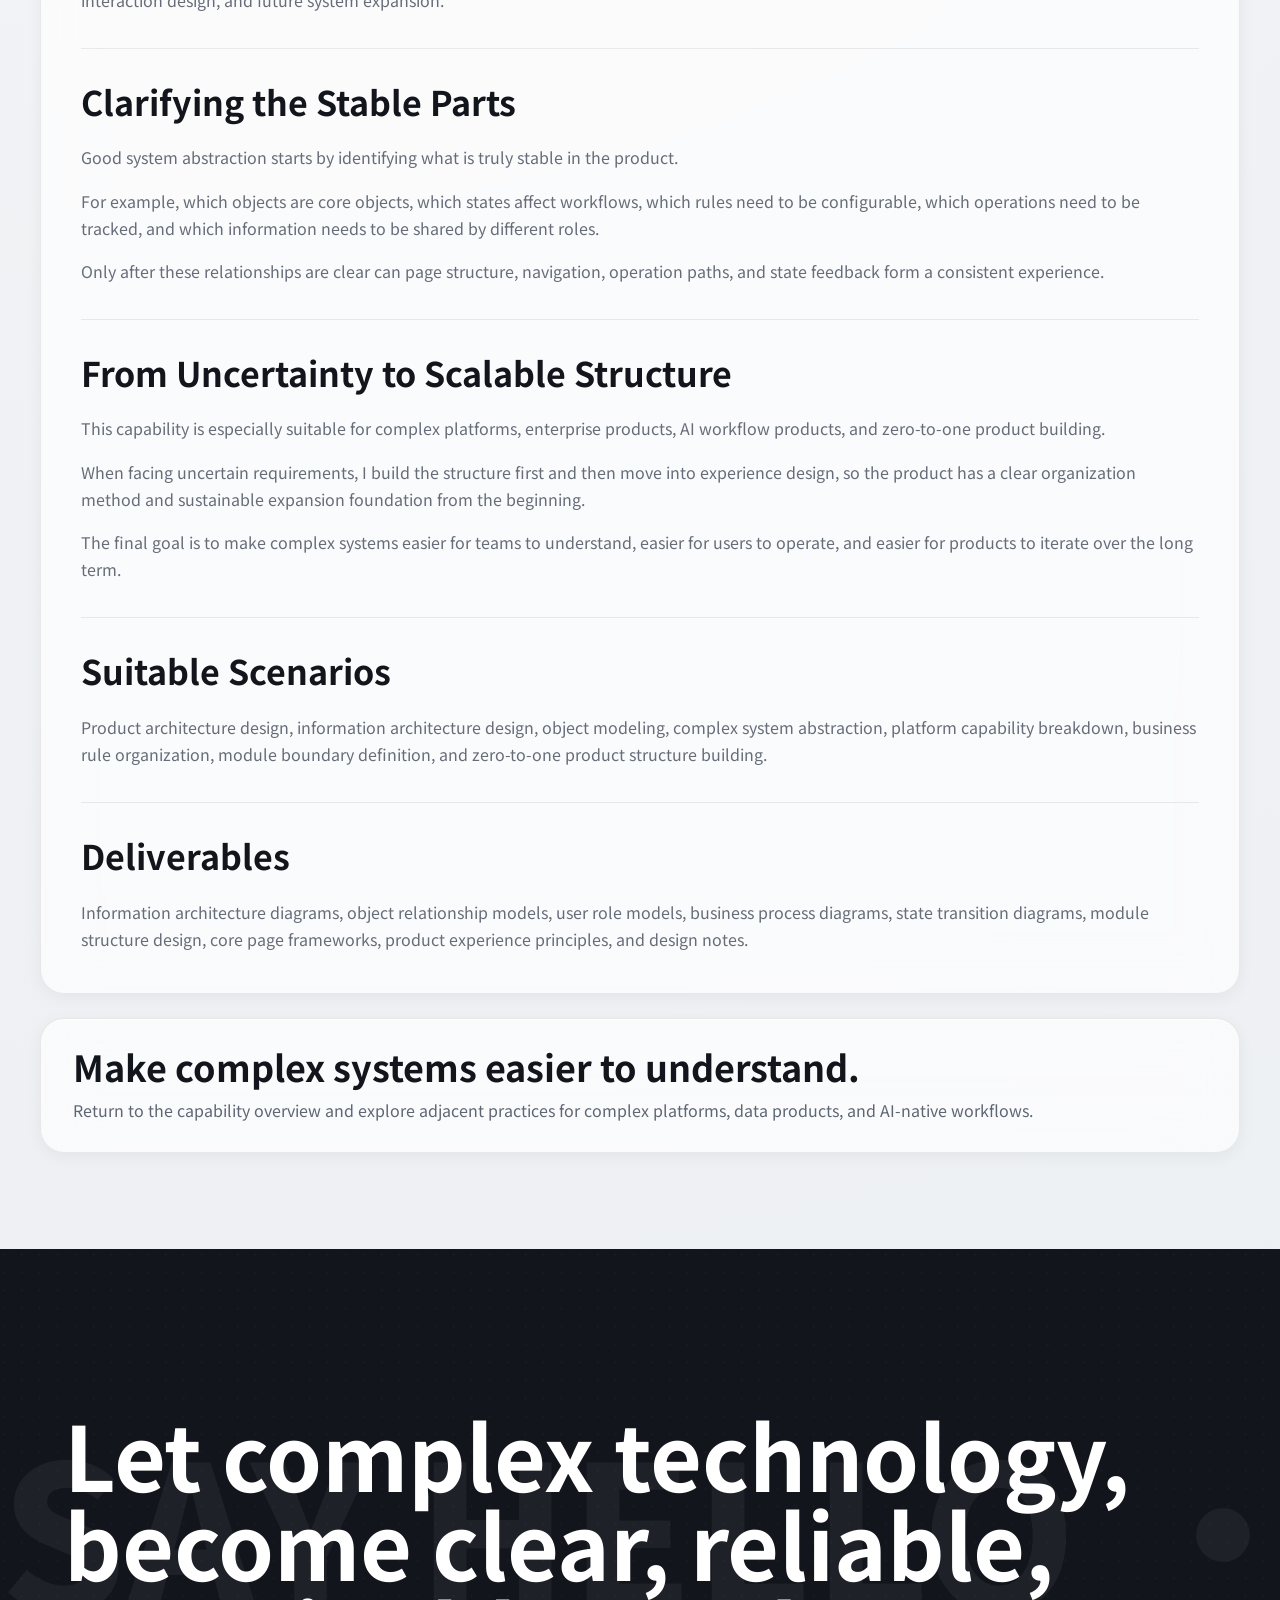
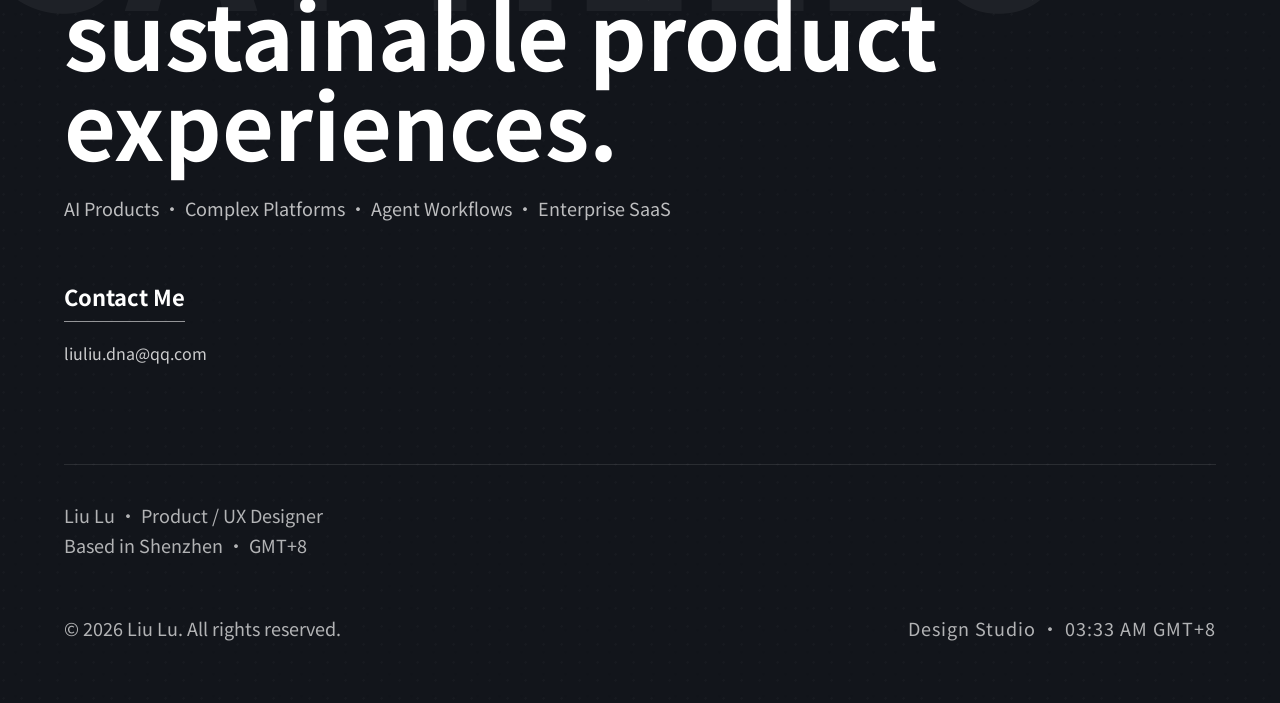
<file: capabilities/information-architecture/index.html>
<!DOCTYPE html>
<html lang="en">
  <head>
    <meta charset="UTF-8" />
    <meta name="viewport" content="width=device-width, initial-scale=1.0" />
    <title>04 | Information Architecture &amp; System Abstraction</title>
    <meta
      name="description"
      content="Information Architecture and System Abstraction - turning business processes, object models, user roles, and system rules into stable, clear, scalable product structures."
    />
    <link rel="preconnect" href="https://fonts.googleapis.com" />
    <link rel="preconnect" href="https://fonts.gstatic.com" crossorigin />
    <link
      href="https://fonts.googleapis.com/css2?family=Noto+Sans+SC:wght@400;500;700;900&display=swap"
      rel="stylesheet"
    />
    <script>
      document.documentElement.classList.add("js");
    </script>
    <link rel="stylesheet" href="../detail.css?v=20260509" />
    <link rel="stylesheet" href="../../components/site-footer.css" />
    <script src="../../components/site-footer.js" defer></script>
  </head>
  <body
    data-title-en="04 | Information Architecture &amp; System Abstraction"
    data-title-zh="04｜信息架构与系统抽象"
    data-description-en="Information Architecture and System Abstraction - turning business processes, object models, user roles, and system rules into stable, clear, scalable product structures."
    data-description-zh="信息架构与系统抽象 - 从业务流程、对象模型、用户角色和系统规则出发，将复杂问题抽象成稳定、清晰、可扩展的产品结构。"
  >
    <div class="mesh-bg">
      <div class="mesh-blob blob-1"></div>
      <div class="mesh-blob blob-2"></div>
      <div class="mesh-blob blob-3"></div>
    </div>

    <div class="nav-pill-wrapper">
      <nav class="nav-pill">
        <a href="../../index.html" class="nav-logo" aria-label="Portfolio homepage">
          <img src="../../images/logo.png" alt="LL Logo" />
        </a>
        <div class="nav-links">
          <a href="../../index.html#capabilities" class="nav-item" data-en="Capabilities" data-zh="能力">Capabilities</a>
          <a href="../../index.html#philosophy" class="nav-item" data-en="Philosophy" data-zh="理念">Philosophy</a>
          <a href="../../index.html#projects" class="nav-item" data-en="Work" data-zh="作品">Work</a>
          <a href="../../index.html#stats" class="nav-item" data-en="Clients" data-zh="评价">Clients</a>
          <a href="../../index.html#contact" class="nav-item" data-en="Contact" data-zh="联系">Contact</a>
        </div>
        <div class="nav-actions">
          <button class="lang-switch" id="lang-btn" type="button">EN / 中</button>
        </div>
      </nav>
    </div>

    <main class="container detail-main">
      <section class="detail-hero">
        <div class="detail-copy stagger-item">
          <div class="detail-nav" aria-label="页面导航">
            <a class="back-link" href="../../index.html#capabilities">
              <span aria-hidden="true">←</span>
              <span data-en="Back" data-zh="返回">Back</span>
            </a>
            <div class="detail-kicker" data-en="Capability / System Framing" data-zh="能力 / 信息架构与系统抽象">Capability / System Framing</div>
          </div>
          <h1 class="detail-title" data-en="04 | Information Architecture &amp; System Abstraction" data-zh="04｜信息架构与系统抽象">04 | Information Architecture &amp; System Abstraction</h1>
          <p
            class="detail-summary"
            data-en="Turning business processes, object models, user roles, and system rules into stable, clear, scalable product structures."
            data-zh="从业务流程、对象模型、用户角色和系统规则出发，将复杂问题抽象成稳定、清晰、可扩展的产品结构。"
          >
            Turning business processes, object models, user roles, and system rules into stable, clear, scalable product structures.
          </p>
          <div class="detail-tags">
            <span class="detail-tag" data-en="Information architecture" data-zh="信息架构">Information architecture</span>
            <span class="detail-tag" data-en="Object modeling" data-zh="对象建模">Object modeling</span>
            <span class="detail-tag" data-en="System abstraction" data-zh="系统抽象">System abstraction</span>
          </div>
        </div>
      </section>

      <section class="detail-grid detail-grid--single">
        <article class="glass-card detail-article stagger-item">
          <div class="detail-article-visual">
            <img src="../../images/capabilities/04-information-architecture.png" alt="04 Information Architecture and System Abstraction illustration" />
          </div>

          <div class="detail-intro">
            <p data-en="The core value of information architecture and system abstraction is turning vague, scattered, constantly changing requirements into product frameworks that can be discussed, designed, and implemented." data-zh="信息架构与系统抽象的核心价值，是把模糊、分散、不断变化的需求，整理成可以讨论、可以设计、可以落地的产品框架。">
              The core value of information architecture and system abstraction is turning vague, scattered, constantly changing requirements into product frameworks that can be discussed, designed, and implemented.
            </p>
            <p data-en="My design focus is to find the core relationships behind the system: how business objects connect, how user roles collaborate, how states change, how rules take effect, how tasks are completed, and how modules form stable boundaries." data-zh="我的设计重点，是找到系统背后的核心关系：业务对象如何连接，用户角色如何协作，状态如何变化，规则如何作用，任务如何完成，以及模块之间如何形成稳定边界。">
              My design focus is to find the core relationships behind the system: how business objects connect, how user roles collaborate, how states change, how rules take effect, how tasks are completed, and how modules form stable boundaries.
            </p>
          </div>

          <section class="article-section">
            <h2 data-en="Building the System Structure" data-zh="建立系统结构">Building the System Structure</h2>
            <p data-en="In the early stage of a project, I build the system structure around objects, roles, processes, states, and rules." data-zh="在项目早期，我会围绕“对象—角色—流程—状态—规则”建立系统结构。">
              In the early stage of a project, I build the system structure around objects, roles, processes, states, and rules.
            </p>
            <p data-en="Through object modeling, process breakdown, role relationship mapping, state transition analysis, and module boundary definition, complex business problems can be translated into clear structural expressions." data-zh="通过对象建模、流程拆解、角色关系梳理、状态流转分析和模块边界定义，将复杂业务转化为清晰的结构表达。">
              Through object modeling, process breakdown, role relationship mapping, state transition analysis, and module boundary definition, complex business problems can be translated into clear structural expressions.
            </p>
            <p data-en="This helps teams identify core problems faster, reduce ambiguity in requirement discussions, and build a shared foundation for page design, interaction design, and future system expansion." data-zh="这个过程可以帮助团队更快识别核心问题，减少需求沟通中的歧义，也能为后续页面设计、交互设计和系统扩展建立统一基础。">
              This helps teams identify core problems faster, reduce ambiguity in requirement discussions, and build a shared foundation for page design, interaction design, and future system expansion.
            </p>
          </section>

          <section class="article-section">
            <h2 data-en="Clarifying the Stable Parts" data-zh="明确真正稳定的部分">Clarifying the Stable Parts</h2>
            <p data-en="Good system abstraction starts by identifying what is truly stable in the product." data-zh="好的系统抽象，需要先明确产品中真正稳定的部分。">
              Good system abstraction starts by identifying what is truly stable in the product.
            </p>
            <p data-en="For example, which objects are core objects, which states affect workflows, which rules need to be configurable, which operations need to be tracked, and which information needs to be shared by different roles." data-zh="比如哪些对象是核心对象，哪些状态会影响流程，哪些规则需要被配置，哪些操作需要被追踪，哪些信息需要被不同角色共享。">
              For example, which objects are core objects, which states affect workflows, which rules need to be configurable, which operations need to be tracked, and which information needs to be shared by different roles.
            </p>
            <p data-en="Only after these relationships are clear can page structure, navigation, operation paths, and state feedback form a consistent experience." data-zh="只有先把这些关系梳理清楚，页面结构、导航体系、操作路径和状态反馈才能形成一致的体验。">
              Only after these relationships are clear can page structure, navigation, operation paths, and state feedback form a consistent experience.
            </p>
          </section>

          <section class="article-section">
            <h2 data-en="From Uncertainty to Scalable Structure" data-zh="从不确定到可扩展结构">From Uncertainty to Scalable Structure</h2>
            <p data-en="This capability is especially suitable for complex platforms, enterprise products, AI workflow products, and zero-to-one product building." data-zh="这类能力尤其适合复杂平台、企业级产品、AI 工作流产品和从 0 到 1 的产品搭建。">
              This capability is especially suitable for complex platforms, enterprise products, AI workflow products, and zero-to-one product building.
            </p>
            <p data-en="When facing uncertain requirements, I build the structure first and then move into experience design, so the product has a clear organization method and sustainable expansion foundation from the beginning." data-zh="面对不确定需求，我会先建立结构，再推进体验设计，让产品从一开始就具备清晰的组织方式和可持续扩展的基础。">
              When facing uncertain requirements, I build the structure first and then move into experience design, so the product has a clear organization method and sustainable expansion foundation from the beginning.
            </p>
            <p data-en="The final goal is to make complex systems easier for teams to understand, easier for users to operate, and easier for products to iterate over the long term." data-zh="最终目标，是让复杂系统更容易被团队理解、被用户操作、被产品长期迭代。">
              The final goal is to make complex systems easier for teams to understand, easier for users to operate, and easier for products to iterate over the long term.
            </p>
          </section>

          <section class="article-section">
            <h2 data-en="Suitable Scenarios" data-zh="适合场景">Suitable Scenarios</h2>
            <p data-en="Product architecture design, information architecture design, object modeling, complex system abstraction, platform capability breakdown, business rule organization, module boundary definition, and zero-to-one product structure building." data-zh="产品架构设计、信息架构设计、对象建模、复杂系统抽象、平台能力拆解、业务规则整理、模块边界定义、从 0 到 1 产品结构搭建。">
              Product architecture design, information architecture design, object modeling, complex system abstraction, platform capability breakdown, business rule organization, module boundary definition, and zero-to-one product structure building.
            </p>
          </section>

          <section class="article-section">
            <h2 data-en="Deliverables" data-zh="可交付内容">Deliverables</h2>
            <p data-en="Information architecture diagrams, object relationship models, user role models, business process diagrams, state transition diagrams, module structure design, core page frameworks, product experience principles, and design notes." data-zh="信息架构图、对象关系模型、用户角色模型、业务流程图、状态流转图、模块结构设计、核心页面框架、产品体验原则与设计说明。">
              Information architecture diagrams, object relationship models, user role models, business process diagrams, state transition diagrams, module structure design, core page frameworks, product experience principles, and design notes.
            </p>
          </section>
        </article>
      </section>

      <section class="glass-card detail-cta stagger-item">
        <div>
          <h2 data-en="Make complex systems easier to understand." data-zh="让复杂系统更容易被理解。">Make complex systems easier to understand.</h2>
          <p
            data-en="Return to the capability overview and explore adjacent practices for complex platforms, data products, and AI-native workflows."
            data-zh="回到能力总览，继续查看复杂平台、数据产品与 AI 原生工作流相关的设计实践。"
          >
            Return to the capability overview and explore adjacent practices for complex platforms, data products, and AI-native workflows.
          </p>
        </div>
      </section>
    </main>

    <site-footer></site-footer>

    <script src="../detail.js?v=20260509"></script>
  </body>
</html>
</file>
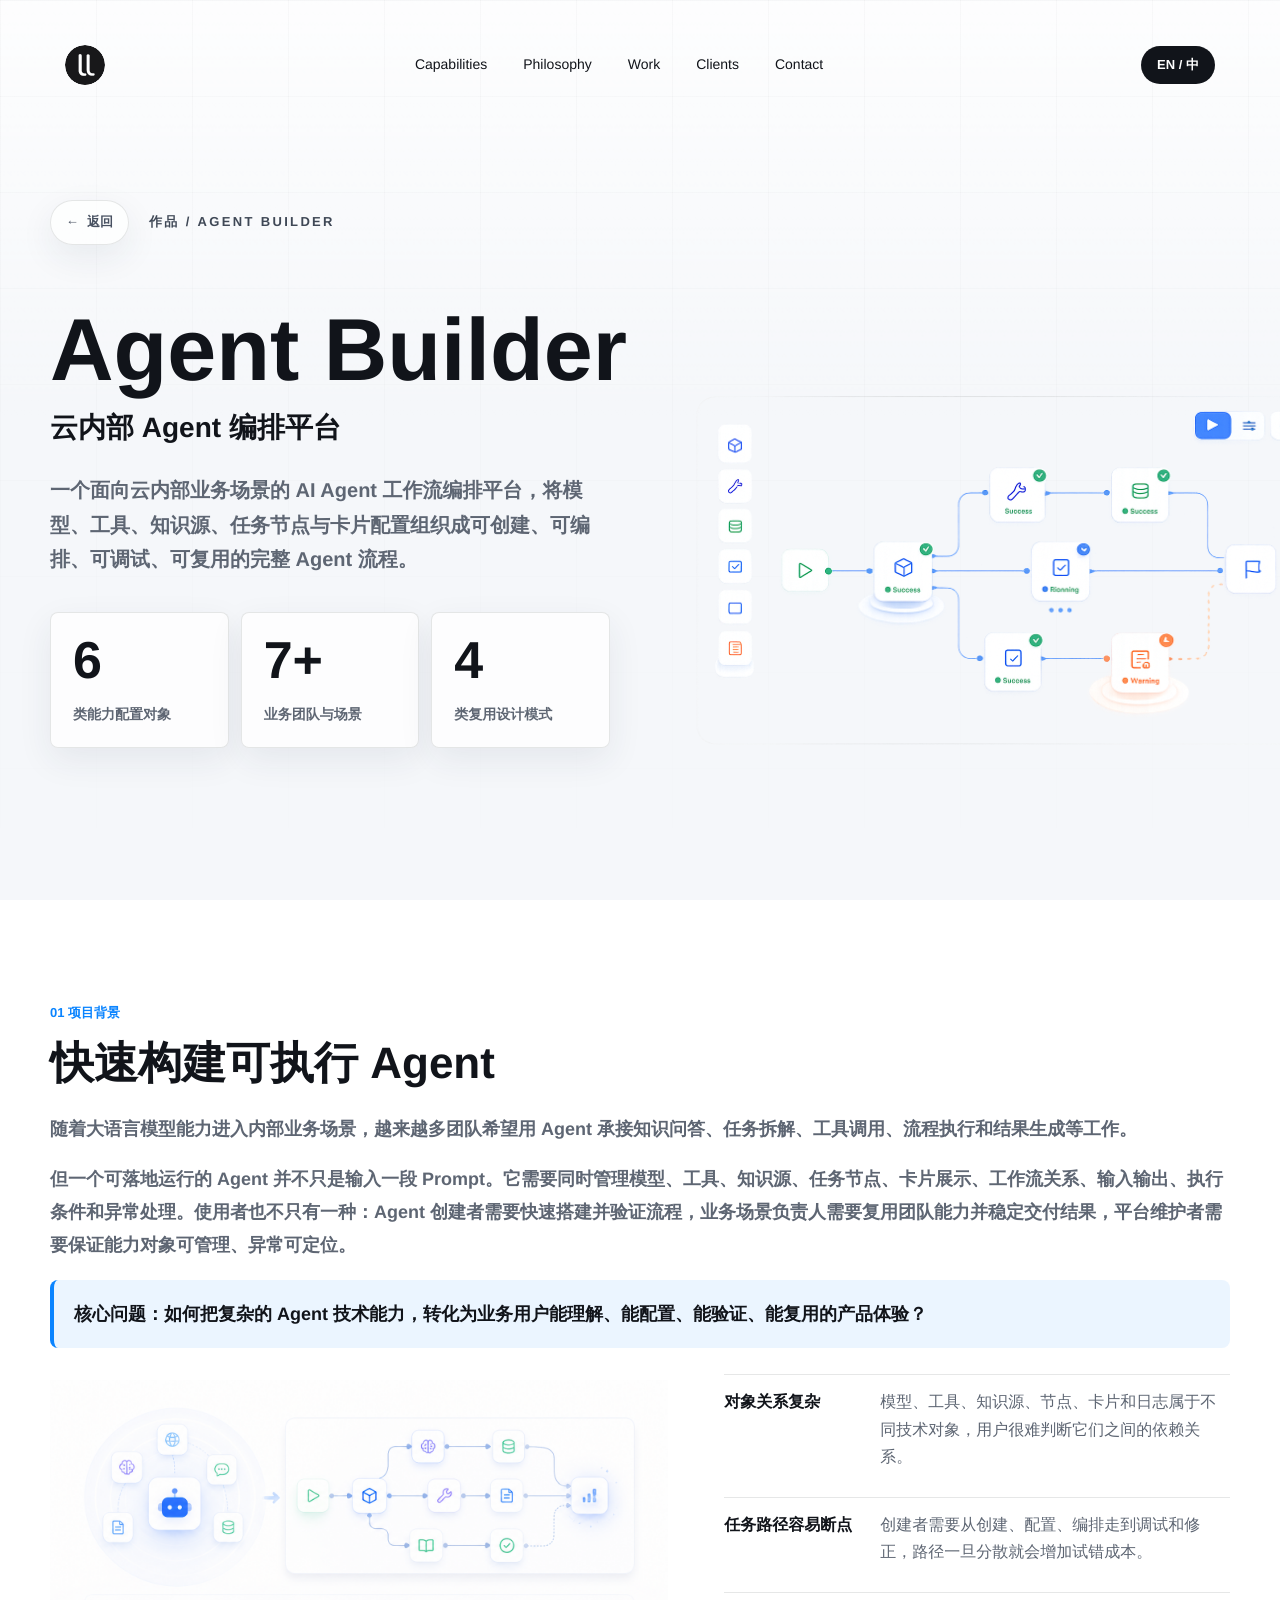
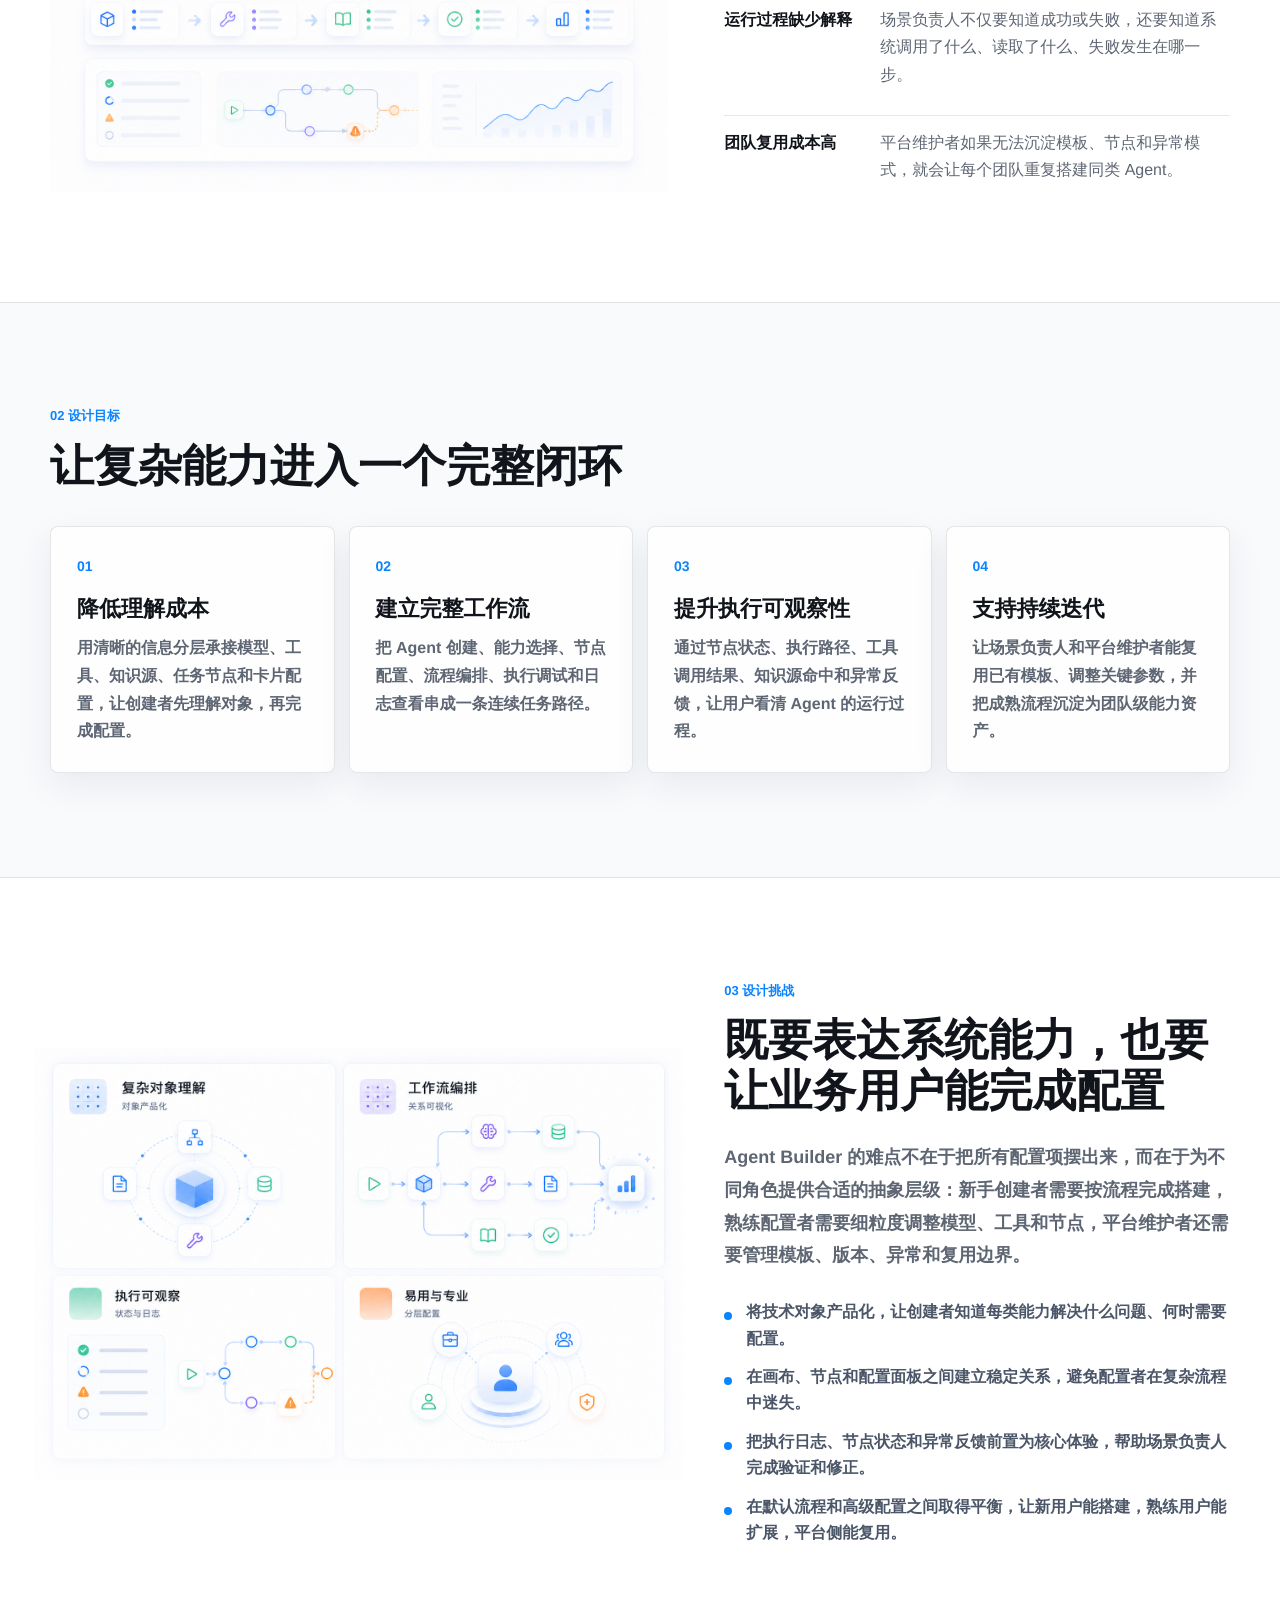
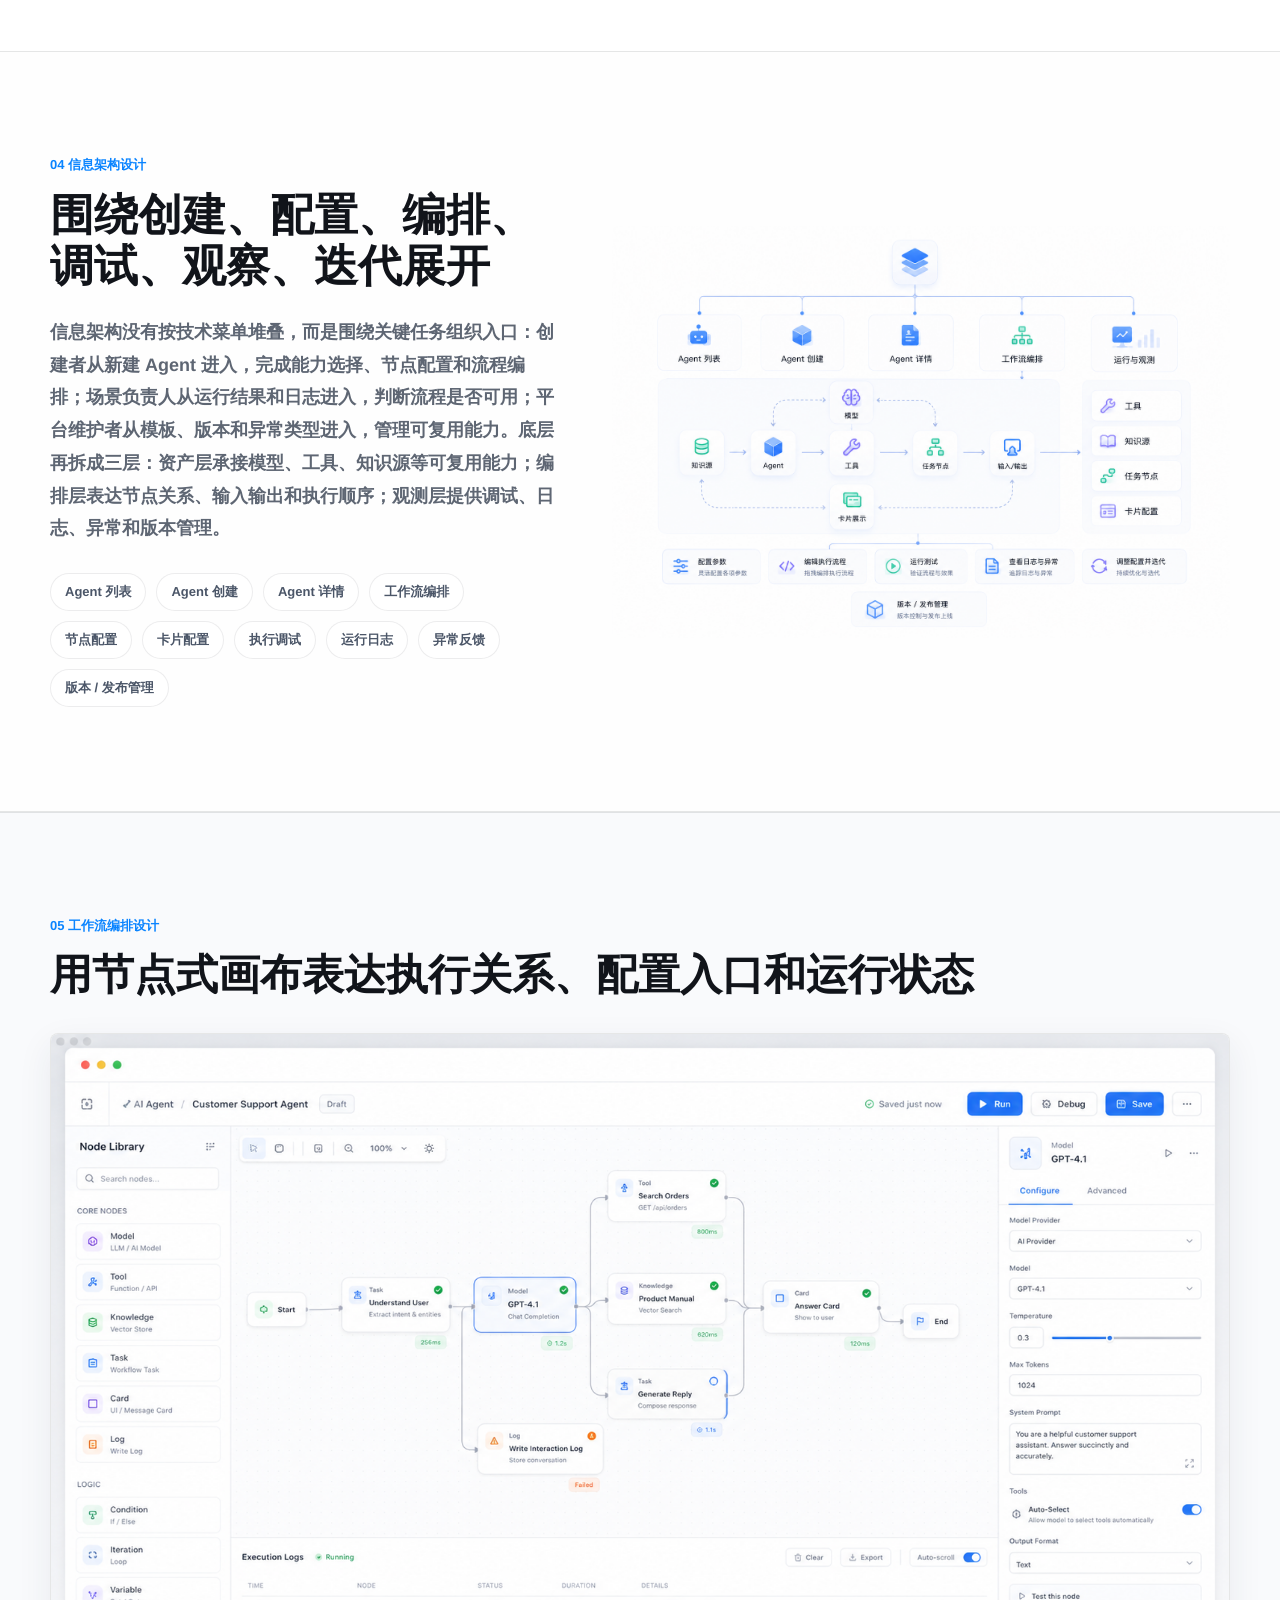
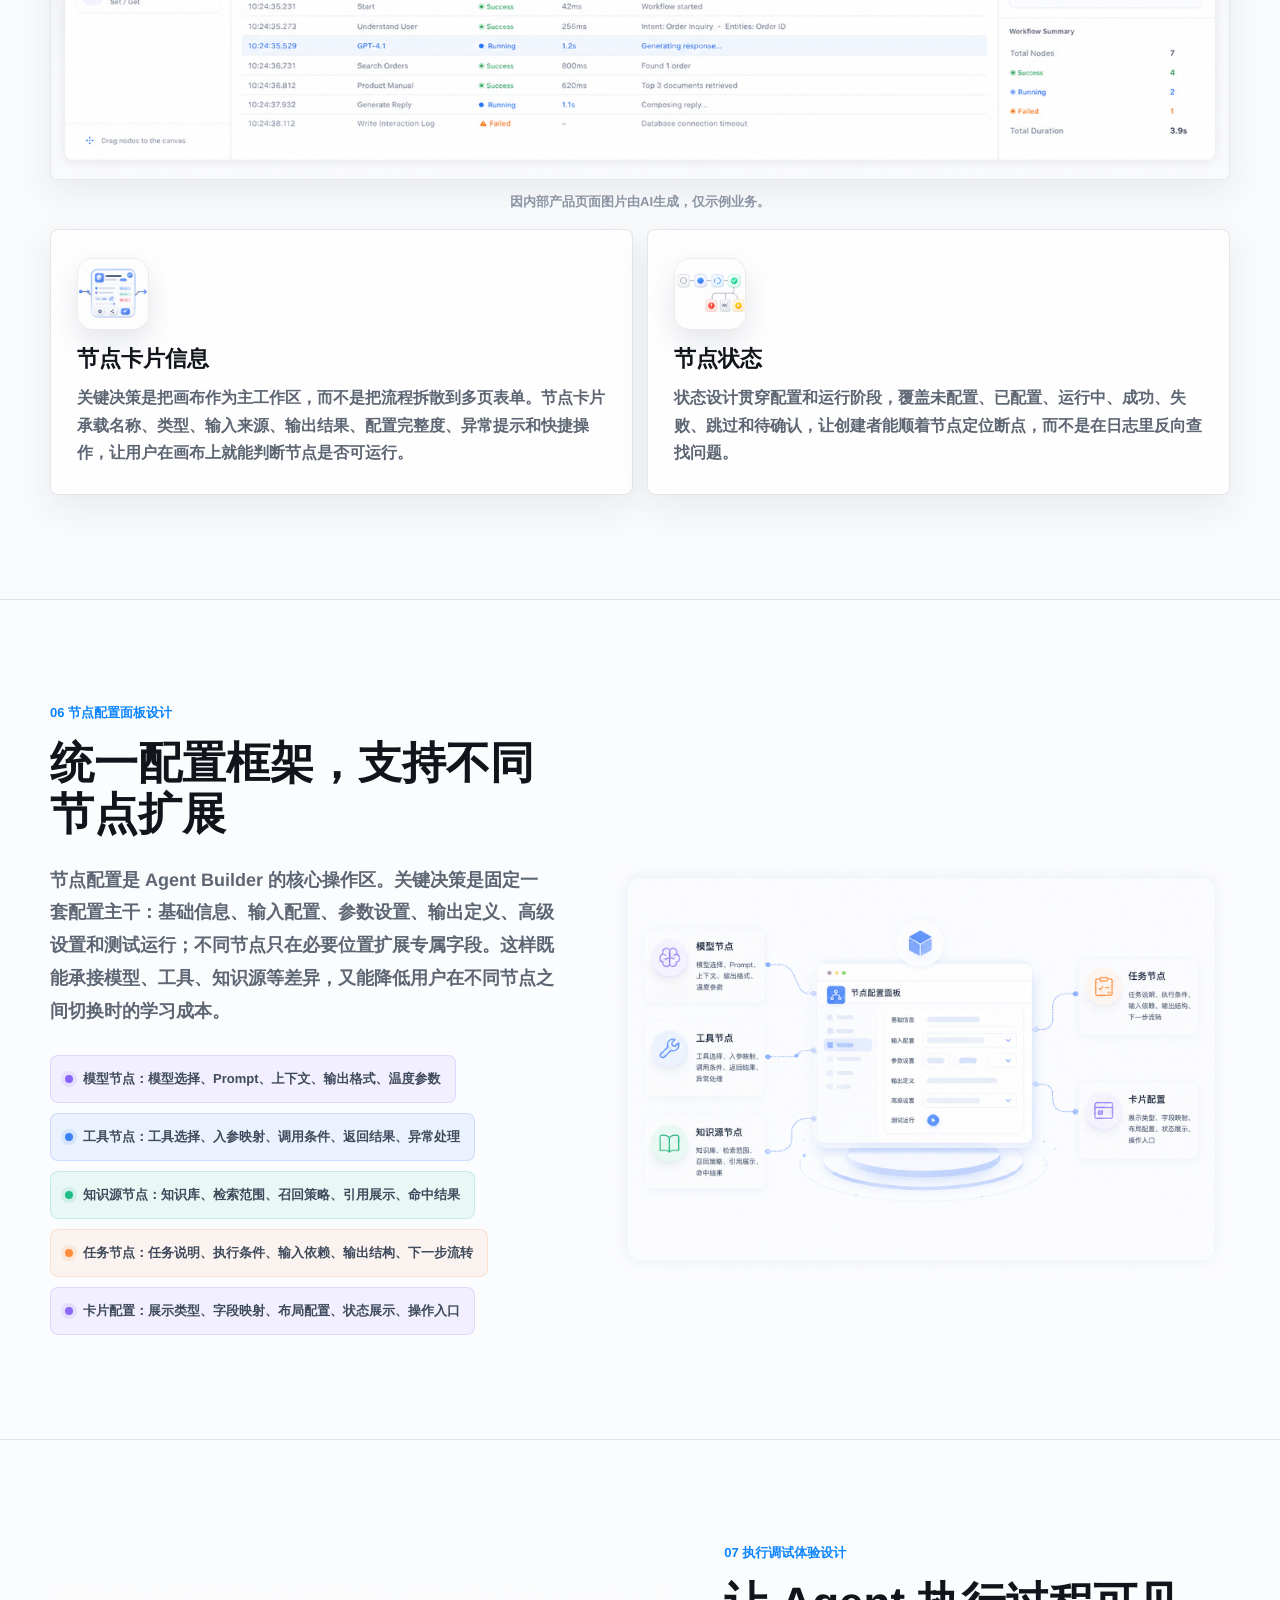
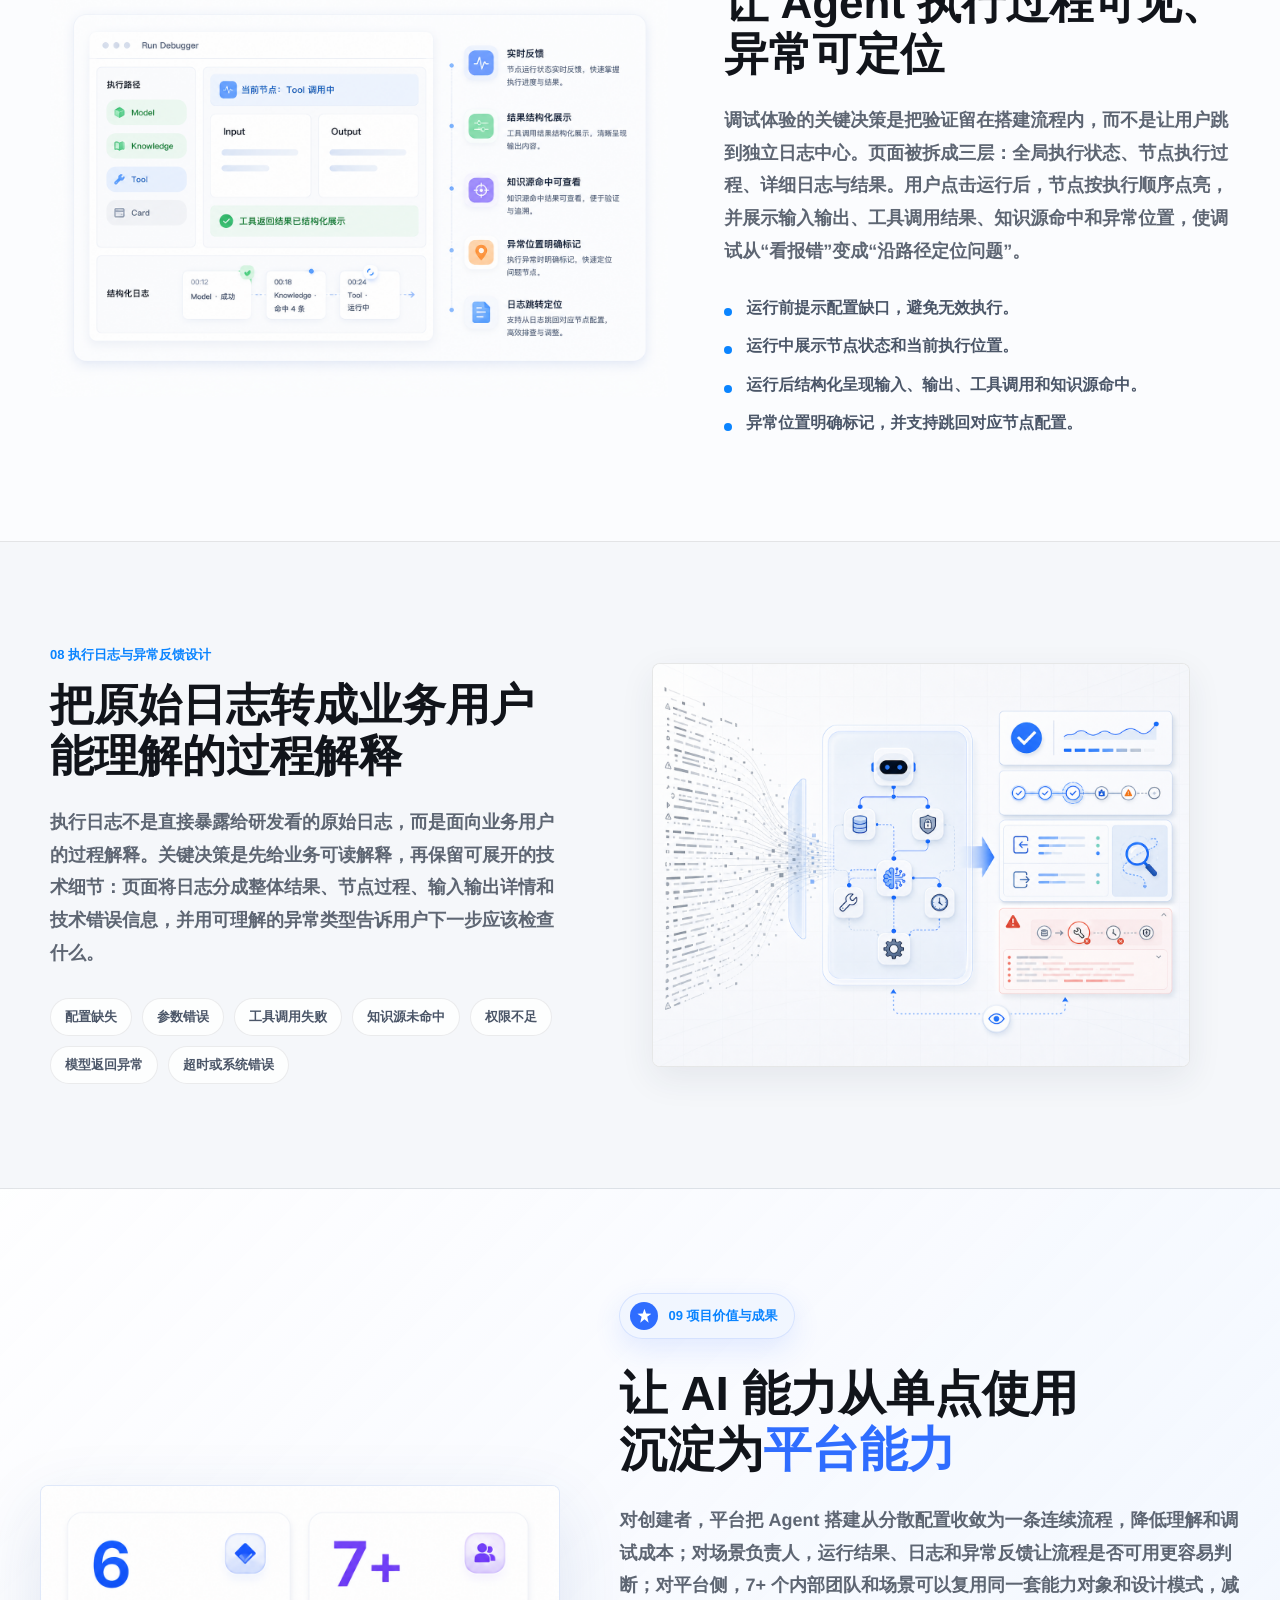
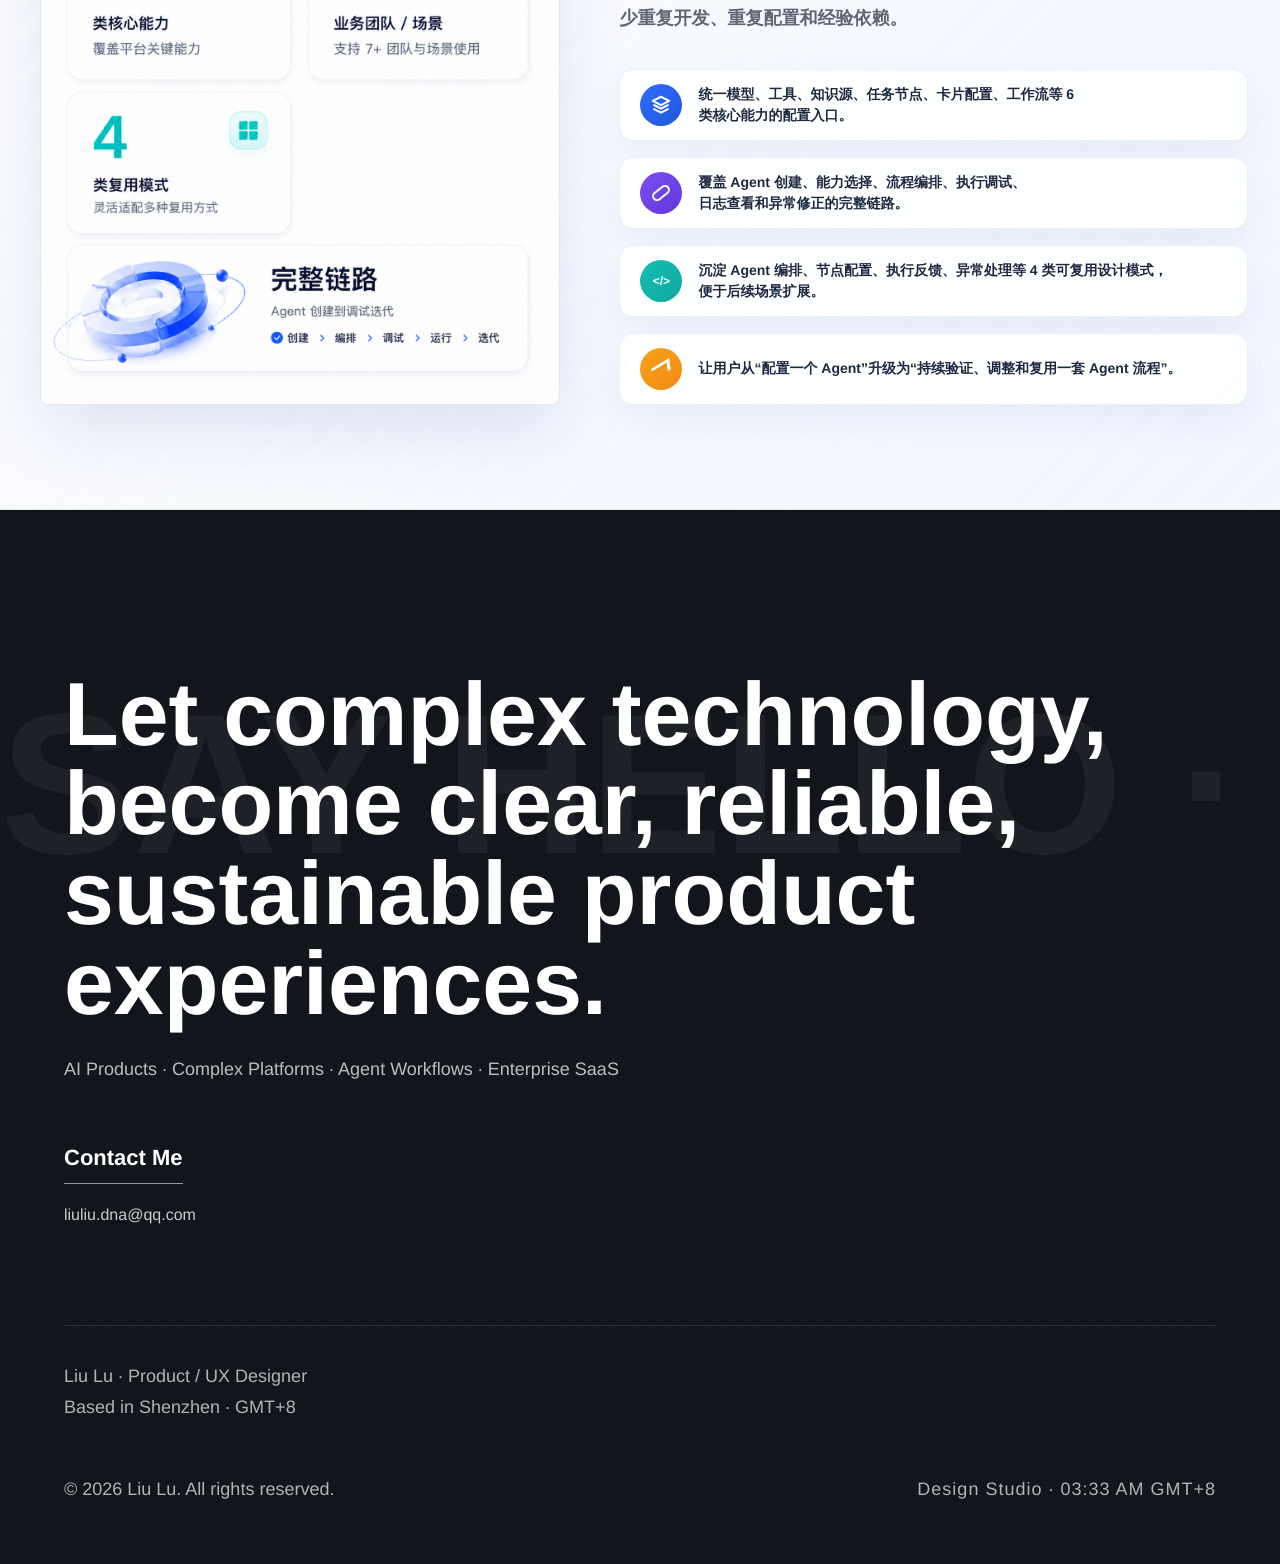
<file: projects/agent-builder/index.html>
<!DOCTYPE html>
<html lang="zh-CN">
  <head>
    <meta charset="UTF-8" />
    <meta name="viewport" content="width=device-width, initial-scale=1.0" />
    <title>Agent Builder｜云内部 Agent 编排平台</title>
    <meta
      name="description"
      content="Agent Builder 云内部 Agent 编排平台案例详情，展示 Agent 创建、编排、调试、日志与异常反馈的完整产品体验设计。"
    />
    <link rel="stylesheet" href="./style.css" />
    <link rel="stylesheet" href="../../components/site-nav.css" />
    <link rel="stylesheet" href="../../components/site-footer.css" />
    <script src="../../components/site-nav.js" defer></script>
    <script src="../../components/site-footer.js" defer></script>
  </head>
  <body>
    <div class="page-grid" aria-hidden="true"></div>

    <site-nav data-root="../../" data-home="../../index.html"></site-nav>

    <main>
      <section class="hero-section">
        <div class="container hero-layout">
          <div class="hero-copy reveal">
            <div class="detail-nav" aria-label="页面导航">
              <a class="back-link" href="../../index.html#projects">返回</a>
              <span class="breadcrumb-label">作品 / Agent Builder</span>
            </div>
            <h1>Agent Builder</h1>
            <p class="hero-subtitle">云内部 Agent 编排平台</p>
            <p class="hero-summary">
              一个面向云内部业务场景的 AI Agent 工作流编排平台，将模型、工具、知识源、任务节点与卡片配置组织成可创建、可编排、可调试、可复用的完整 Agent 流程。
            </p>

            <div class="hero-metrics" aria-label="核心数据">
              <div>
                <strong>6</strong>
                <span>类能力配置对象</span>
              </div>
              <div>
                <strong>7+</strong>
                <span>业务团队与场景</span>
              </div>
              <div>
                <strong>4</strong>
                <span>类复用设计模式</span>
              </div>
            </div>
          </div>

          <figure class="hero-image-card reveal">
            <img
              src="./assets/agent-builder-hero.png"
              alt="Agent Builder 工作流编排界面，展示节点连接、运行状态与顶部操作入口"
            />
          </figure>
        </div>
      </section>

      <section class="case-section problem-section" id="project-background">
        <div class="container problem-layout">
          <div class="section-copy problem-intro reveal">
            <p class="section-kicker">01 项目背景</p>
            <h2>快速构建可执行 Agent</h2>
            <p>
              随着大语言模型能力进入内部业务场景，越来越多团队希望用 Agent 承接知识问答、任务拆解、工具调用、流程执行和结果生成等工作。
            </p>
            <p>
              但一个可落地运行的 Agent 并不只是输入一段 Prompt。它需要同时管理模型、工具、知识源、任务节点、卡片展示、工作流关系、输入输出、执行条件和异常处理。使用者也不只有一种：Agent 创建者需要快速搭建并验证流程，业务场景负责人需要复用团队能力并稳定交付结果，平台维护者需要保证能力对象可管理、异常可定位。
            </p>
            <p class="callout-text">核心问题：如何把复杂的 Agent 技术能力，转化为业务用户能理解、能配置、能验证、能复用的产品体验？</p>
          </div>

          <div class="problem-list reveal">
            <div><strong>对象关系复杂</strong><span>模型、工具、知识源、节点、卡片和日志属于不同技术对象，用户很难判断它们之间的依赖关系。</span></div>
            <div><strong>任务路径容易断点</strong><span>创建者需要从创建、配置、编排走到调试和修正，路径一旦分散就会增加试错成本。</span></div>
            <div><strong>运行过程缺少解释</strong><span>场景负责人不仅要知道成功或失败，还要知道系统调用了什么、读取了什么、失败发生在哪一步。</span></div>
            <div><strong>团队复用成本高</strong><span>平台维护者如果无法沉淀模板、节点和异常模式，就会让每个团队重复搭建同类 Agent。</span></div>
          </div>

          <figure class="problem-visual problem-image reveal" aria-label="从复杂技术能力到可执行 Agent Workflow 的问题场景图">
            <img
              src="./assets/problem-scenario.png"
              alt="Agent Builder 将分散 AI 能力组织为可执行工作流的场景示意图"
            />
          </figure>
        </div>
      </section>

      <section class="case-section muted-section">
        <div class="container">
          <div class="section-head reveal">
            <p class="section-kicker">02 设计目标</p>
            <h2>让复杂能力进入一个完整闭环</h2>
          </div>
          <div class="goal-grid">
            <article class="text-card reveal">
              <span>01</span>
              <h3>降低理解成本</h3>
              <p>用清晰的信息分层承接模型、工具、知识源、任务节点和卡片配置，让创建者先理解对象，再完成配置。</p>
            </article>
            <article class="text-card reveal">
              <span>02</span>
              <h3>建立完整工作流</h3>
              <p>把 Agent 创建、能力选择、节点配置、流程编排、执行调试和日志查看串成一条连续任务路径。</p>
            </article>
            <article class="text-card reveal">
              <span>03</span>
              <h3>提升执行可观察性</h3>
              <p>通过节点状态、执行路径、工具调用结果、知识源命中和异常反馈，让用户看清 Agent 的运行过程。</p>
            </article>
            <article class="text-card reveal">
              <span>04</span>
              <h3>支持持续迭代</h3>
              <p>让场景负责人和平台维护者能复用已有模板、调整关键参数，并把成熟流程沉淀为团队级能力资产。</p>
            </article>
          </div>
        </div>
      </section>

      <section class="case-section challenge-section">
        <div class="container split-layout reverse">
          <figure class="challenge-image reveal" aria-label="四象限设计挑战图">
            <img
              src="./assets/challenge-overview.png"
              alt="Agent Builder 设计挑战四象限示意图"
            />
          </figure>

          <div class="section-copy reveal">
            <p class="section-kicker">03 设计挑战</p>
            <h2>既要表达系统能力，也要让业务用户能完成配置</h2>
            <p>
              Agent Builder 的难点不在于把所有配置项摆出来，而在于为不同角色提供合适的抽象层级：新手创建者需要按流程完成搭建，熟练配置者需要细粒度调整模型、工具和节点，平台维护者还需要管理模板、版本、异常和复用边界。
            </p>
            <ul class="dense-list">
              <li>将技术对象产品化，让创建者知道每类能力解决什么问题、何时需要配置。</li>
              <li>在画布、节点和配置面板之间建立稳定关系，避免配置者在复杂流程中迷失。</li>
              <li>把执行日志、节点状态和异常反馈前置为核心体验，帮助场景负责人完成验证和修正。</li>
              <li>在默认流程和高级配置之间取得平衡，让新用户能搭建，熟练用户能扩展，平台侧能复用。</li>
            </ul>
          </div>
        </div>
      </section>

      <section class="case-section muted-section ia-section">
        <div class="container split-layout">
          <div class="section-copy reveal">
            <p class="section-kicker">04 信息架构设计</p>
            <h2>围绕创建、配置、编排、调试、观察、迭代展开</h2>
            <p>
              信息架构没有按技术菜单堆叠，而是围绕关键任务组织入口：创建者从新建 Agent 进入，完成能力选择、节点配置和流程编排；场景负责人从运行结果和日志进入，判断流程是否可用；平台维护者从模板、版本和异常类型进入，管理可复用能力。底层再拆成三层：资产层承接模型、工具、知识源等可复用能力；编排层表达节点关系、输入输出和执行顺序；观测层提供调试、日志、异常和版本管理。
            </p>
            <div class="ia-list">
              <span>Agent 列表</span>
              <span>Agent 创建</span>
              <span>Agent 详情</span>
              <span>工作流编排</span>
              <span>节点配置</span>
              <span>卡片配置</span>
              <span>执行调试</span>
              <span>运行日志</span>
              <span>异常反馈</span>
              <span>版本 / 发布管理</span>
            </div>
          </div>

          <figure class="ia-visual reveal">
            <img
              src="./assets/xinxi.png"
              alt="Agent Builder 信息架构图，展示 Agent 列表、创建、详情、工作流编排、运行观测以及模型、工具、知识源、任务节点等关系"
            />
          </figure>
        </div>
      </section>

      <section class="case-section muted-section workflow-section">
        <div class="container">
          <div class="section-head reveal">
            <p class="section-kicker">05 工作流编排设计</p>
            <h2>用节点式画布表达执行关系、配置入口和运行状态</h2>
          </div>
          <figure class="workflow-image reveal" aria-label="工作流编排界面图">
            <img
              src="./assets/workflow-editor.png"
              alt="Agent Builder 工作流编排界面示例"
            />
            <figcaption>因内部产品页面图片由AI生成，仅示例业务。</figcaption>
          </figure>
          <div class="support-grid">
            <article class="text-card reveal">
              <img
                class="support-card-icon"
                src="./assets/node-card-info-icon.png"
                alt=""
                aria-hidden="true"
              />
              <h3>节点卡片信息</h3>
              <p>关键决策是把画布作为主工作区，而不是把流程拆散到多页表单。节点卡片承载名称、类型、输入来源、输出结果、配置完整度、异常提示和快捷操作，让用户在画布上就能判断节点是否可运行。</p>
            </article>
            <article class="text-card reveal">
              <img
                class="support-card-icon"
                src="./assets/node-status-icon.png"
                alt=""
                aria-hidden="true"
              />
              <h3>节点状态</h3>
              <p>状态设计贯穿配置和运行阶段，覆盖未配置、已配置、运行中、成功、失败、跳过和待确认，让创建者能顺着节点定位断点，而不是在日志里反向查找问题。</p>
            </article>
          </div>
        </div>
      </section>

      <section class="case-section config-section">
        <div class="container split-layout">
          <div class="section-copy reveal">
            <p class="section-kicker">06 节点配置面板设计</p>
            <h2>统一配置框架，支持不同节点扩展</h2>
            <p>
              节点配置是 Agent Builder 的核心操作区。关键决策是固定一套配置主干：基础信息、输入配置、参数设置、输出定义、高级设置和测试运行；不同节点只在必要位置扩展专属字段。这样既能承接模型、工具、知识源等差异，又能降低用户在不同节点之间切换时的学习成本。
            </p>
            <div class="config-type-grid">
              <span>模型节点：模型选择、Prompt、上下文、输出格式、温度参数</span>
              <span>工具节点：工具选择、入参映射、调用条件、返回结果、异常处理</span>
              <span>知识源节点：知识库、检索范围、召回策略、引用展示、命中结果</span>
              <span>任务节点：任务说明、执行条件、输入依赖、输出结构、下一步流转</span>
              <span>卡片配置：展示类型、字段映射、布局配置、状态展示、操作入口</span>
            </div>
          </div>

          <figure class="config-product reveal" aria-label="节点配置面板产品界面图">
            <img
              src="./assets/node-config-panel.png"
              alt="Agent Builder 节点配置面板，展示模型、工具、知识源、任务节点与卡片配置"
            />
          </figure>
        </div>
      </section>

      <section class="case-section muted-section debug-section">
        <div class="container split-layout reverse">
          <figure class="debug-product-image reveal" aria-label="执行调试与日志页面图">
            <img
              src="./assets/process-visible.png"
              alt="Agent Builder 执行调试页面，展示运行路径、节点状态、结构化结果和日志定位能力"
            />
          </figure>

          <div class="section-copy reveal">
            <p class="section-kicker">07 执行调试体验设计</p>
            <h2>让 Agent 执行过程可见、异常可定位</h2>
            <p>
              调试体验的关键决策是把验证留在搭建流程内，而不是让用户跳到独立日志中心。页面被拆成三层：全局执行状态、节点执行过程、详细日志与结果。用户点击运行后，节点按执行顺序点亮，并展示输入输出、工具调用结果、知识源命中和异常位置，使调试从“看报错”变成“沿路径定位问题”。
            </p>
            <ul class="dense-list">
              <li>运行前提示配置缺口，避免无效执行。</li>
              <li>运行中展示节点状态和当前执行位置。</li>
              <li>运行后结构化呈现输入、输出、工具调用和知识源命中。</li>
              <li>异常位置明确标记，并支持跳回对应节点配置。</li>
            </ul>
          </div>
        </div>
      </section>

      <section class="case-section">
        <div class="container split-layout">
          <div class="section-copy reveal">
            <p class="section-kicker">08 执行日志与异常反馈设计</p>
            <h2>把原始日志转成业务用户能理解的过程解释</h2>
            <p>
              执行日志不是直接暴露给研发看的原始日志，而是面向业务用户的过程解释。关键决策是先给业务可读解释，再保留可展开的技术细节：页面将日志分成整体结果、节点过程、输入输出详情和技术错误信息，并用可理解的异常类型告诉用户下一步应该检查什么。
            </p>
            <div class="error-taxonomy">
              <span>配置缺失</span>
              <span>参数错误</span>
              <span>工具调用失败</span>
              <span>知识源未命中</span>
              <span>权限不足</span>
              <span>模型返回异常</span>
              <span>超时或系统错误</span>
            </div>
          </div>

          <figure class="diagram-card error-visual reveal" aria-label="执行日志转译为业务过程解释的图形化示意图">
            <img
              src="./assets/execution-log-feedback.png"
              alt="执行日志转译为业务过程解释的图形化示意图"
            />
          </figure>
        </div>
      </section>

      <section class="case-section outcome-section">
        <div class="container outcome-layout">
          <figure class="outcome-visual reveal" aria-label="项目成果总结图">
            <img
              src="./assets/outcome-summary.png"
              alt="Agent Builder 项目成果总结图，展示 6 类核心能力、7+ 业务团队与场景、4 类复用模式和完整链路"
            />
          </figure>

          <div class="section-copy outcome-copy reveal">
            <p class="section-kicker outcome-kicker"><span aria-hidden="true"></span>09 项目价值与成果</p>
            <h2>让 AI 能力从单点使用<span class="outcome-title-tail">沉淀为<em>平台能力</em></span></h2>
            <p>
              对创建者，平台把 Agent 搭建从分散配置收敛为一条连续流程，降低理解和调试成本；对场景负责人，运行结果、日志和异常反馈让流程是否可用更容易判断；对平台侧，7+ 个内部团队和场景可以复用同一套能力对象和设计模式，减少重复开发、重复配置和经验依赖。
            </p>
            <ul class="outcome-value-list">
              <li><span class="value-mark mark-layers" aria-hidden="true"></span>统一模型、工具、知识源、任务节点、卡片配置、工作流等 6 类核心能力的配置入口。</li>
              <li><span class="value-mark mark-link" aria-hidden="true"></span>覆盖 Agent 创建、能力选择、流程编排、执行调试、日志查看和异常修正的完整链路。</li>
              <li><span class="value-mark mark-code" aria-hidden="true"></span>沉淀 Agent 编排、节点配置、执行反馈、异常处理等 4 类可复用设计模式，便于后续场景扩展。</li>
              <li><span class="value-mark mark-trend" aria-hidden="true"></span>让用户从“配置一个 Agent”升级为“持续验证、调整和复用一套 Agent 流程”。</li>
            </ul>
          </div>
        </div>
      </section>

    </main>

    <site-footer></site-footer>

    <script>
      (() => {
        const revealItems = document.querySelectorAll(".reveal");

        const observer = new IntersectionObserver(
          (entries) => {
            entries.forEach((entry) => {
              if (entry.isIntersecting) {
                entry.target.classList.add("visible");
                observer.unobserve(entry.target);
              }
            });
          },
          { threshold: 0.12 }
        );

        revealItems.forEach((item) => observer.observe(item));
      })();
    </script>
  </body>
</html>
</file>
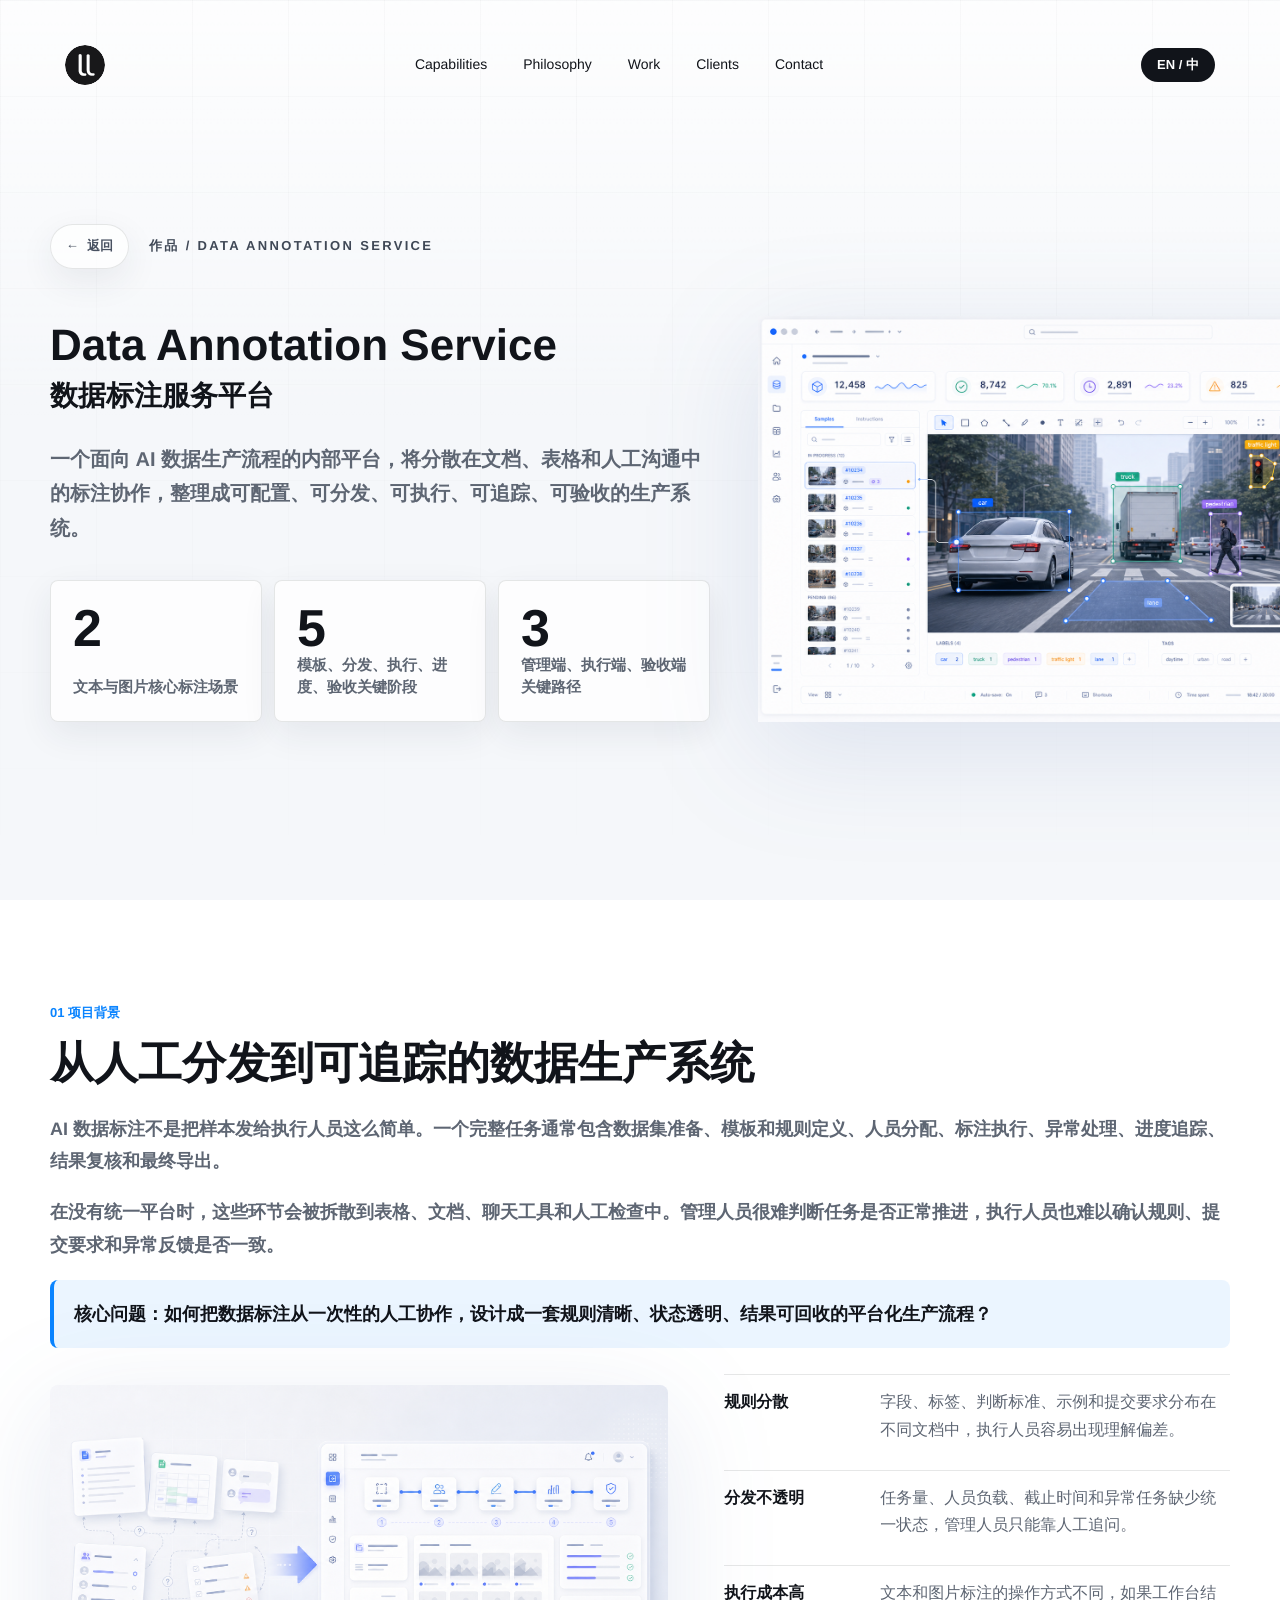
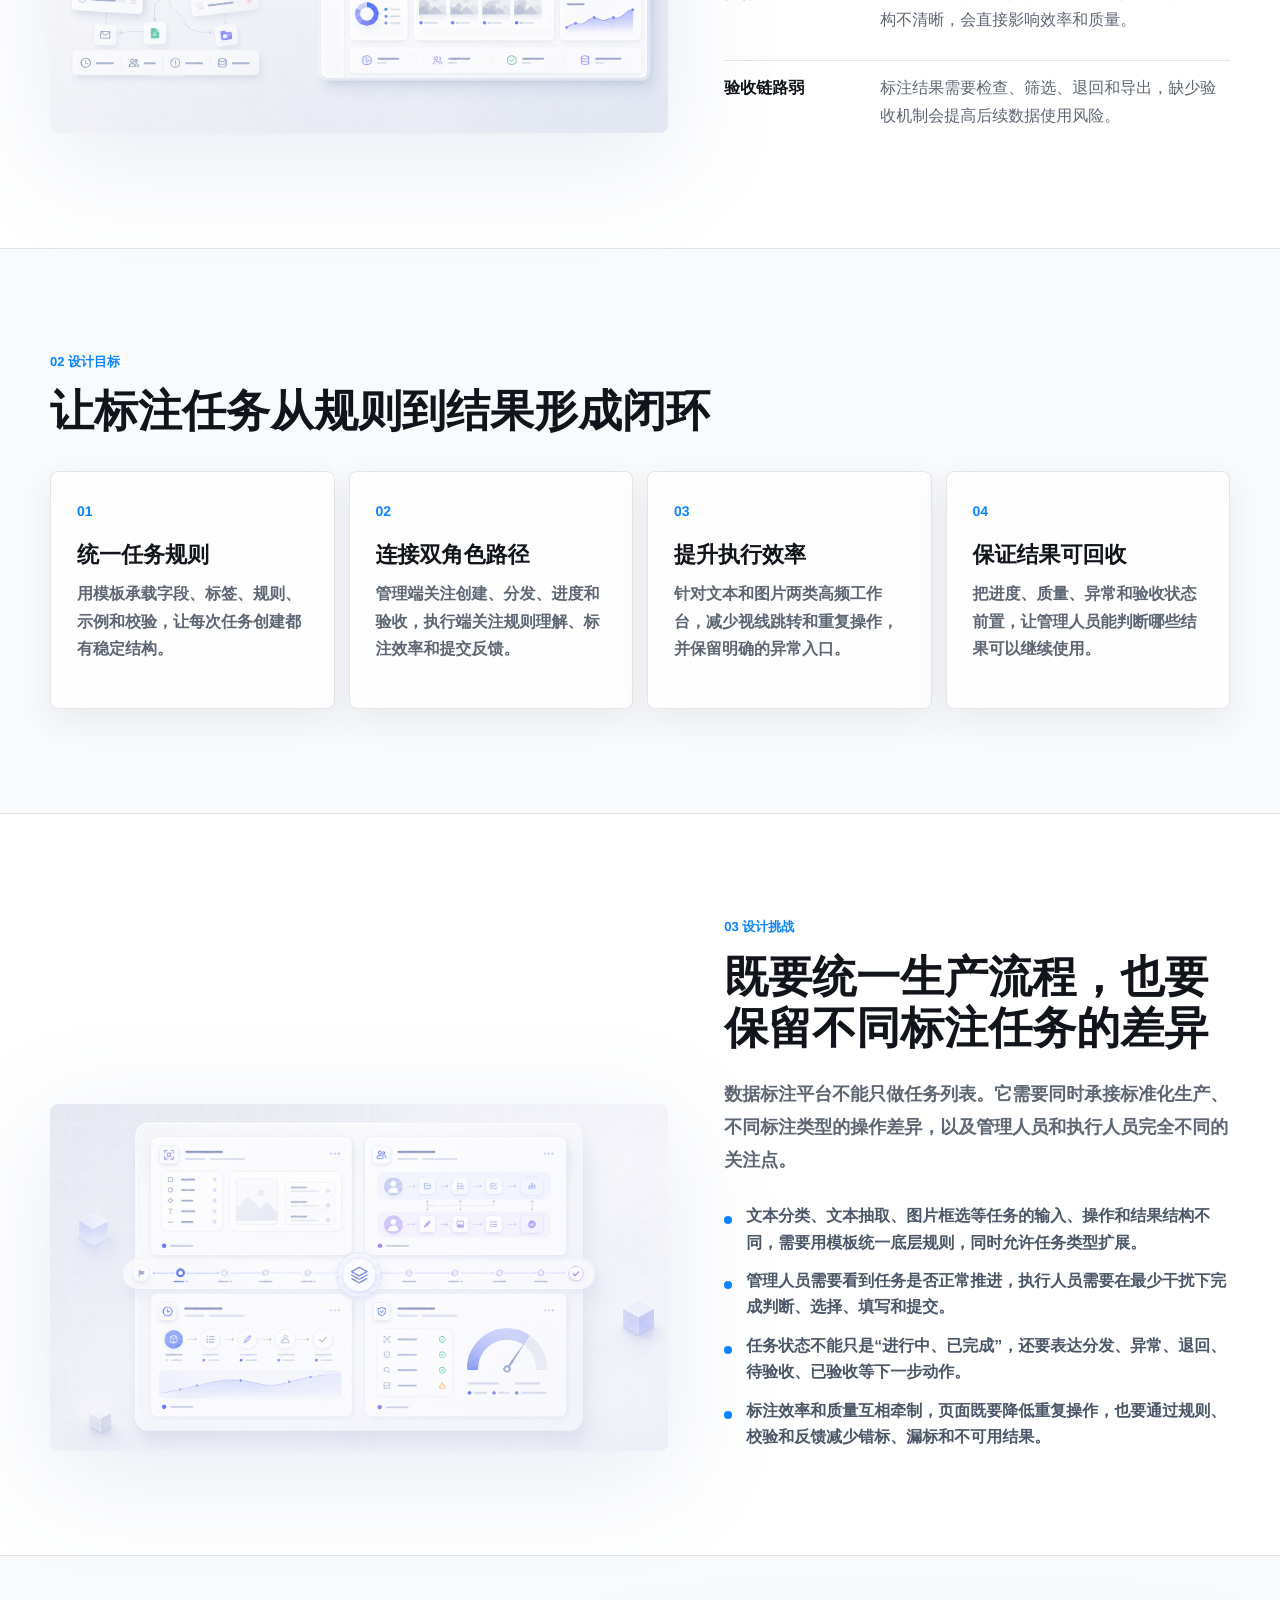
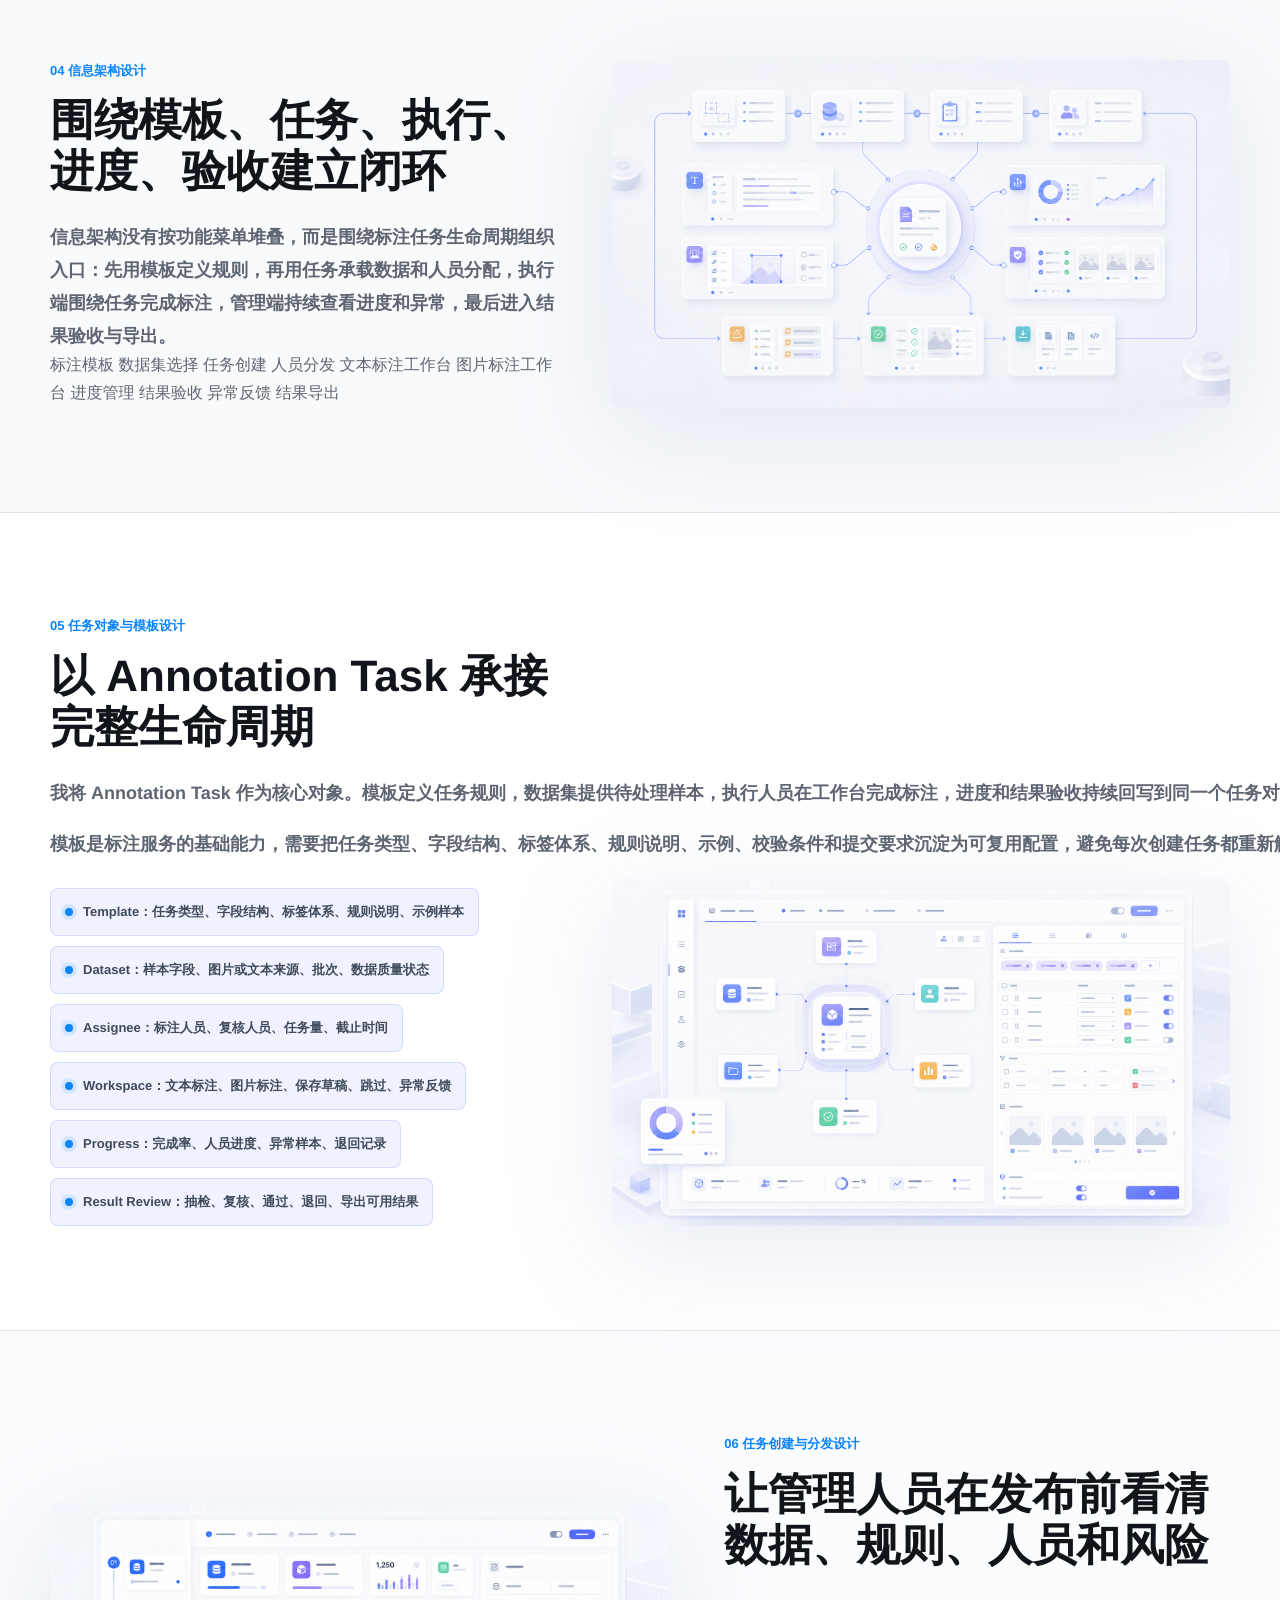
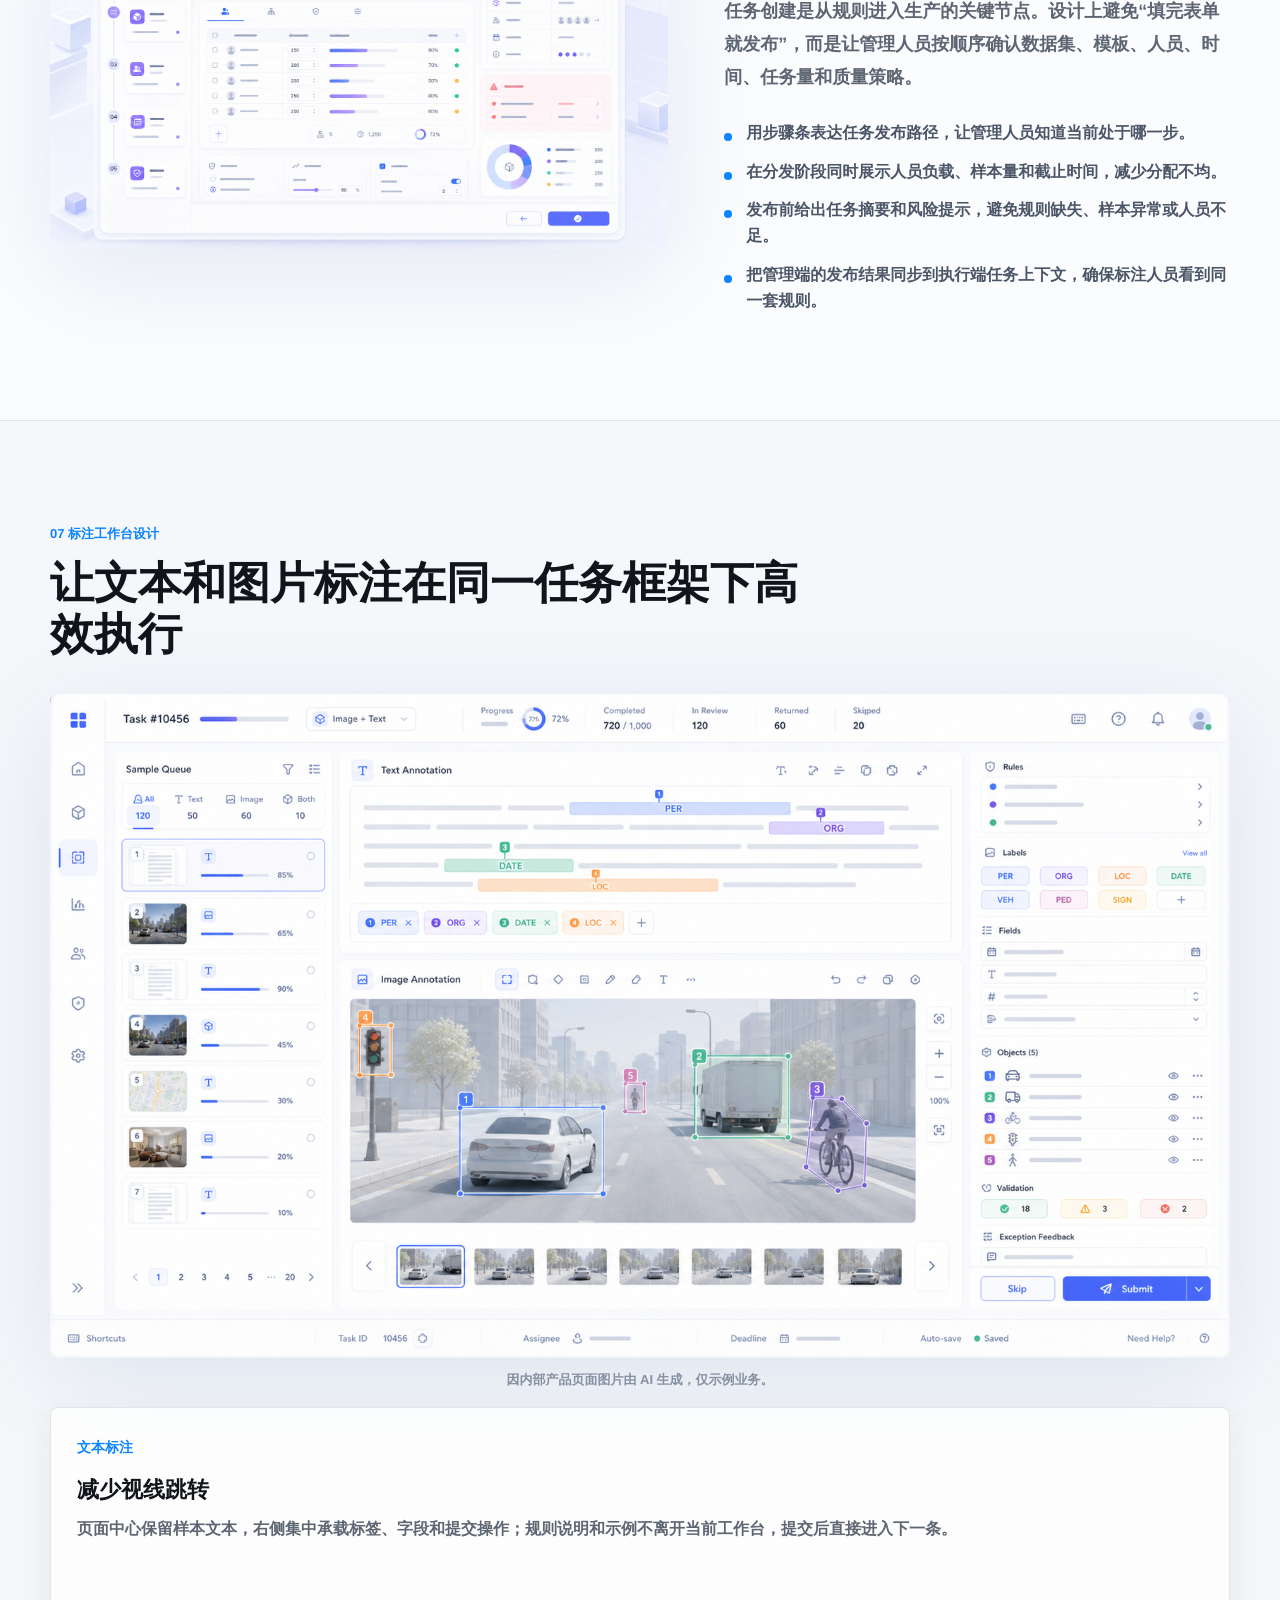
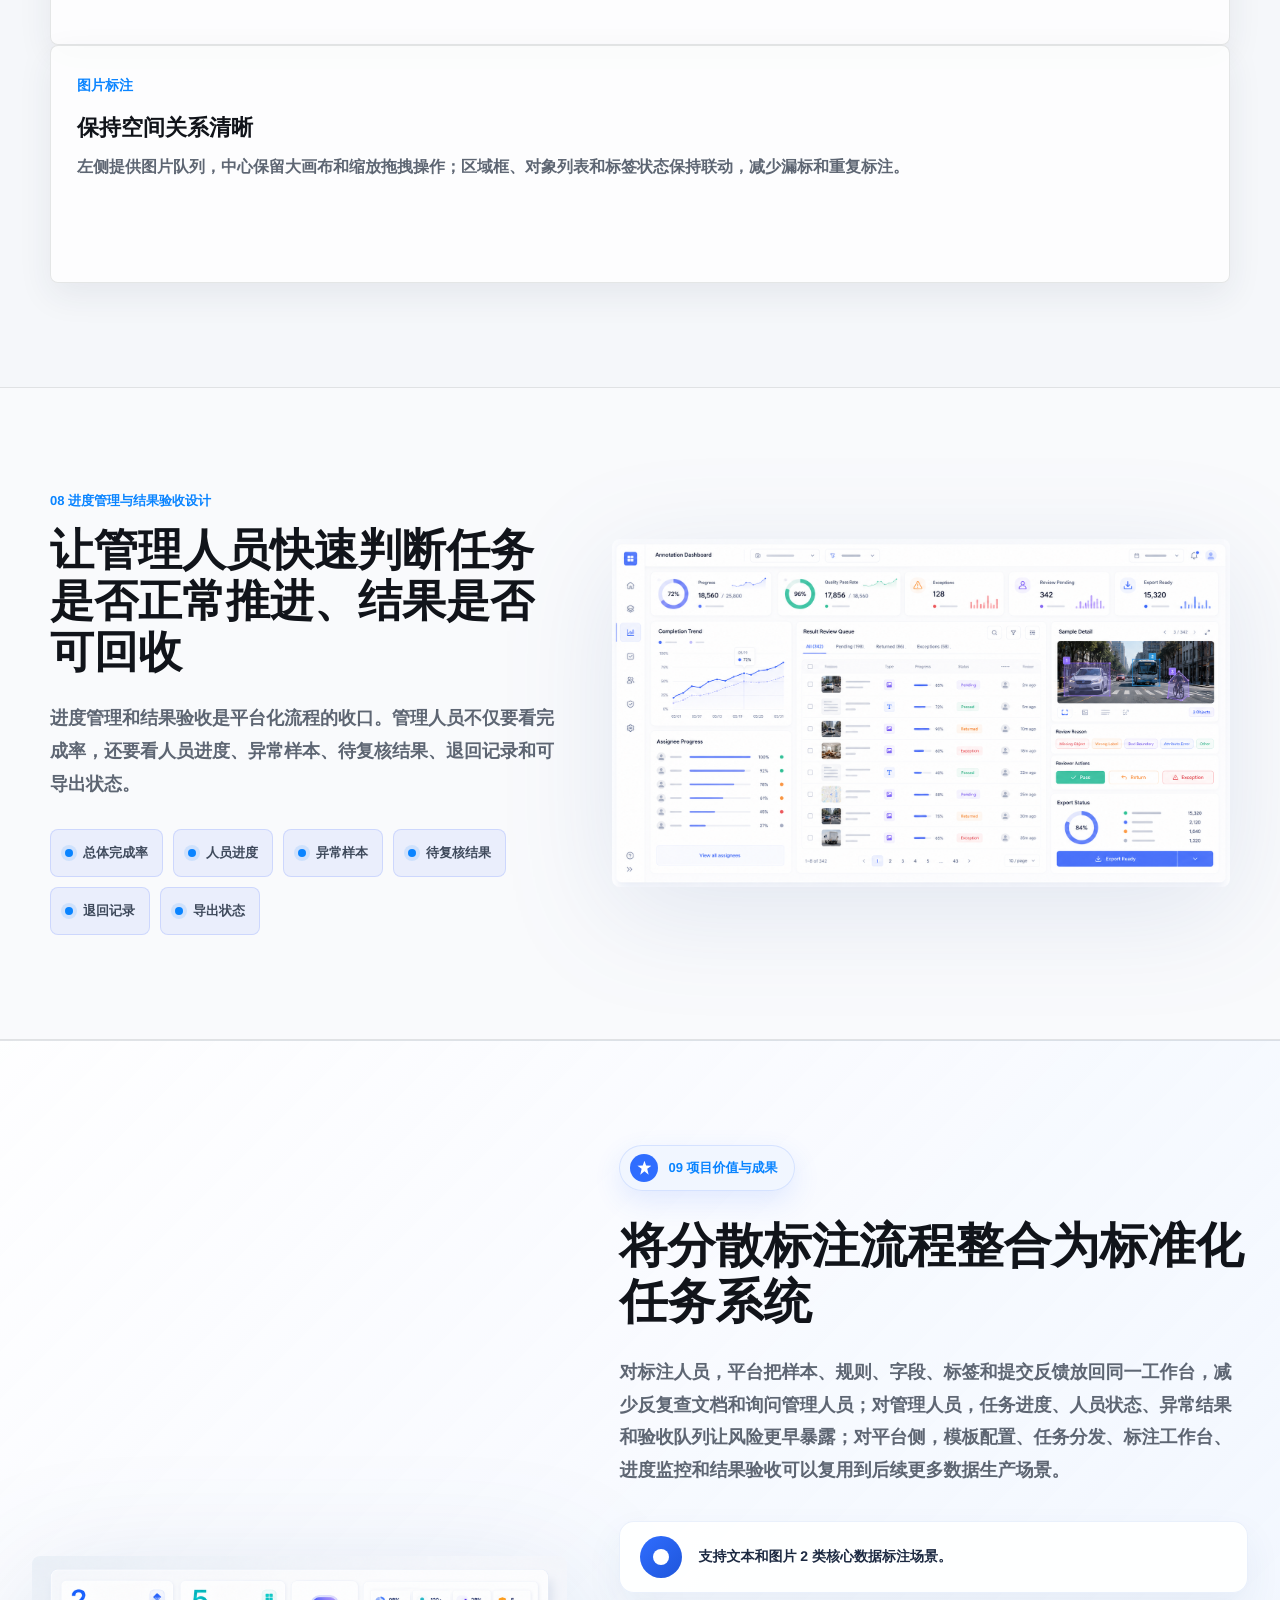
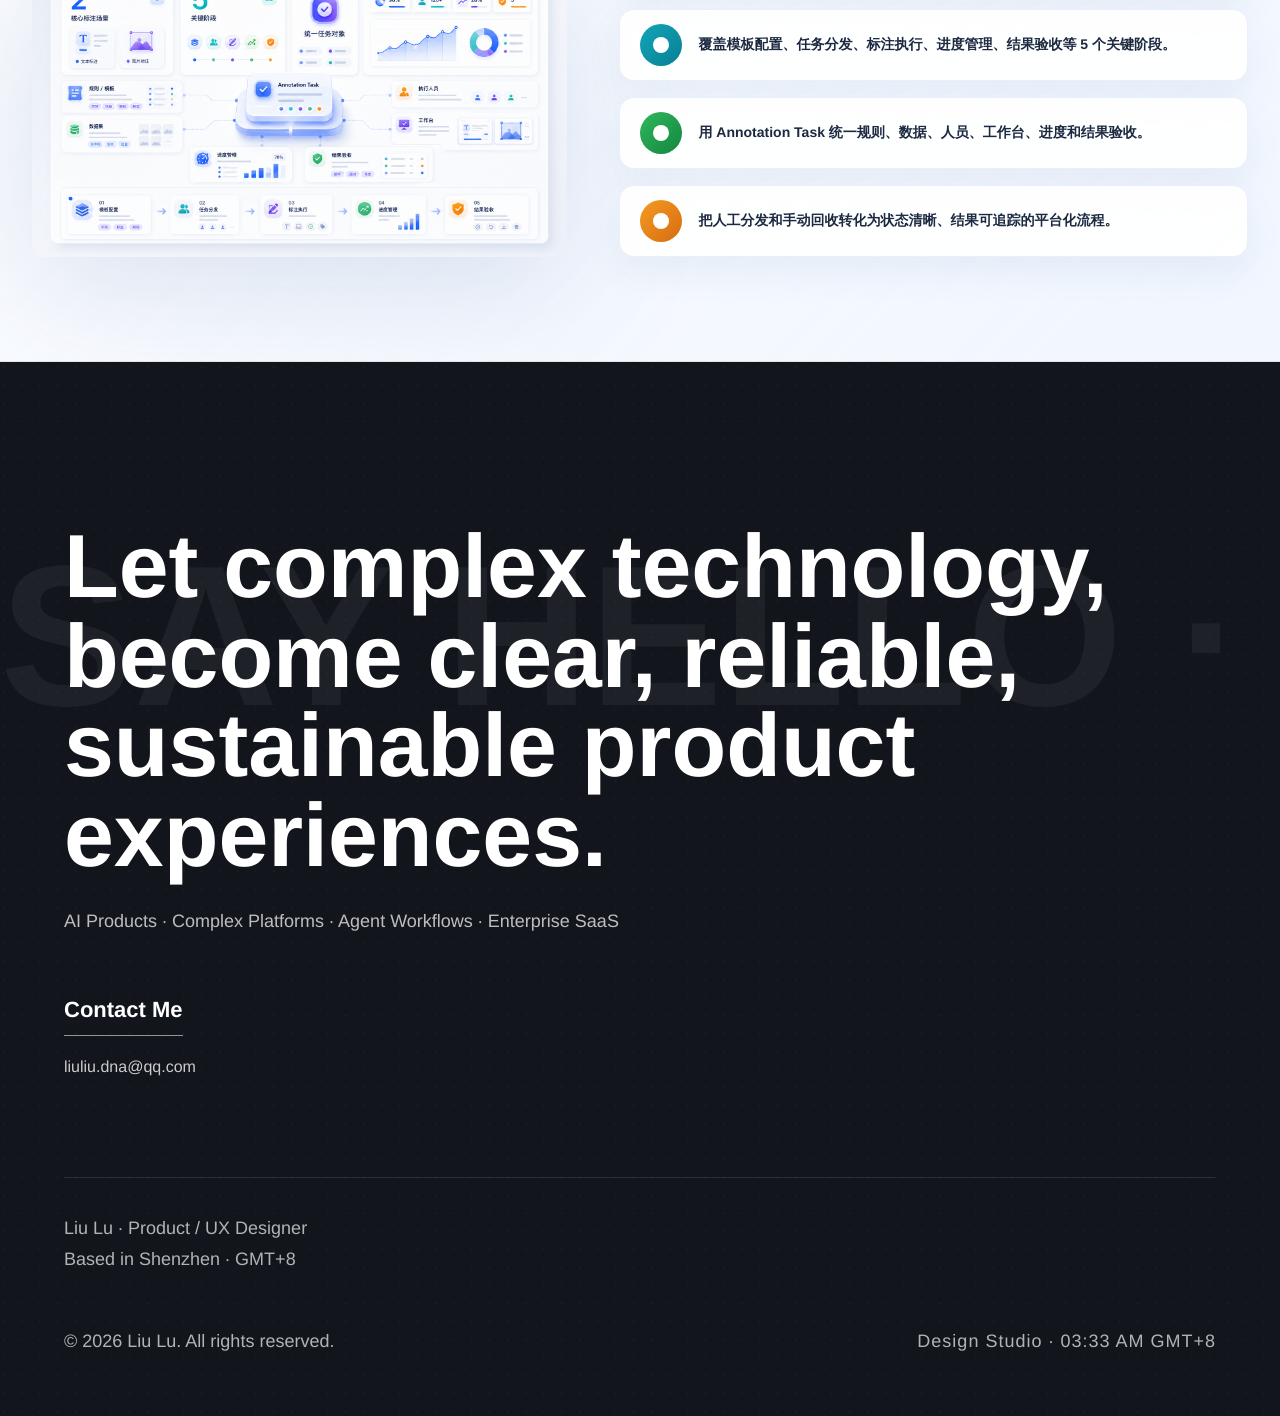
<file: projects/data-annotation-service/index.html>
<!DOCTYPE html>
<html lang="zh-CN">
  <head>
    <meta charset="UTF-8" />
    <meta name="viewport" content="width=device-width, initial-scale=1.0" />
    <title>Data Annotation Service｜数据标注服务</title>
    <meta
      name="description"
      content="Data Annotation Service 数据标注服务案例详情，展示模板创建、任务分发、文本与图片标注、进度管理和结果验收的完整平台化体验设计。"
    />
    <link rel="stylesheet" href="./style.css" />
    <link rel="stylesheet" href="../../components/site-nav.css" />
    <link rel="stylesheet" href="../../components/site-footer.css" />
    <script src="../../components/site-nav.js" defer></script>
    <script src="../../components/site-footer.js" defer></script>
  </head>
  <body>
    <div class="page-grid" aria-hidden="true"></div>

    <site-nav data-root="../../" data-home="../../index.html"></site-nav>

    <main>
      <section class="hero-section">
        <div class="container hero-layout">
          <div class="hero-copy reveal">
            <div class="detail-nav" aria-label="页面导航">
              <a class="back-link" href="../../index.html#projects">返回</a>
              <span class="breadcrumb-label">作品 / Data Annotation Service</span>
            </div>
            <h1>Data Annotation Service</h1>
            <p class="hero-subtitle">数据标注服务平台</p>
            <p class="hero-summary">
              一个面向 AI 数据生产流程的内部平台，将分散在文档、表格和人工沟通中的标注协作，整理成可配置、可分发、可执行、可追踪、可验收的生产系统。
            </p>

            <div class="hero-metrics" aria-label="核心数据">
              <div>
                <strong>2</strong>
                <span>文本与图片核心标注场景</span>
              </div>
              <div>
                <strong>5</strong>
                <span>模板、分发、执行、进度、验收关键阶段</span>
              </div>
              <div>
                <strong>3</strong>
                <span>管理端、执行端、验收端关键路径</span>
              </div>
            </div>
          </div>

          <figure class="hero-image-card reveal">
            <img
              src="./assets/annotation-hero.png"
              alt="数据标注服务平台工作台示意，展示图片标注、标签选择、规则校验和结果提交能力"
            />
          </figure>
        </div>
      </section>

      <section class="case-section problem-section" id="project-background">
        <div class="container problem-layout">
          <div class="section-copy problem-intro reveal">
            <p class="section-kicker">01 项目背景</p>
            <h2>从人工分发到可追踪的数据生产系统</h2>
            <p>
              AI 数据标注不是把样本发给执行人员这么简单。一个完整任务通常包含数据集准备、模板和规则定义、人员分配、标注执行、异常处理、进度追踪、结果复核和最终导出。
            </p>
            <p>
              在没有统一平台时，这些环节会被拆散到表格、文档、聊天工具和人工检查中。管理人员很难判断任务是否正常推进，执行人员也难以确认规则、提交要求和异常反馈是否一致。
            </p>
            <p class="callout-text">核心问题：如何把数据标注从一次性的人工协作，设计成一套规则清晰、状态透明、结果可回收的平台化生产流程？</p>
          </div>

          <div class="problem-list reveal">
            <div><strong>规则分散</strong><span>字段、标签、判断标准、示例和提交要求分布在不同文档中，执行人员容易出现理解偏差。</span></div>
            <div><strong>分发不透明</strong><span>任务量、人员负载、截止时间和异常任务缺少统一状态，管理人员只能靠人工追问。</span></div>
            <div><strong>执行成本高</strong><span>文本和图片标注的操作方式不同，如果工作台结构不清晰，会直接影响效率和质量。</span></div>
            <div><strong>验收链路弱</strong><span>标注结果需要检查、筛选、退回和导出，缺少验收机制会提高后续数据使用风险。</span></div>
          </div>

          <figure
            class="image-slot problem-visual reveal"
            aria-label="展示数据标注从分散协作到平台化生产流程的问题场景"
          >
            <img
              src="./assets/annotation-problem-scenario.png"
              alt="数据标注从规则文档、任务表格、人工分发和聊天反馈，收敛为模板配置、任务分发、标注执行、进度监控和结果验收的流程示意"
            />
          </figure>
        </div>
      </section>

      <section class="case-section muted-section">
        <div class="container">
          <div class="section-head reveal">
            <p class="section-kicker">02 设计目标</p>
            <h2>让标注任务从规则到结果形成闭环</h2>
          </div>
          <div class="goal-grid">
            <article class="text-card reveal">
              <span>01</span>
              <h3>统一任务规则</h3>
              <p>用模板承载字段、标签、规则、示例和校验，让每次任务创建都有稳定结构。</p>
            </article>
            <article class="text-card reveal">
              <span>02</span>
              <h3>连接双角色路径</h3>
              <p>管理端关注创建、分发、进度和验收，执行端关注规则理解、标注效率和提交反馈。</p>
            </article>
            <article class="text-card reveal">
              <span>03</span>
              <h3>提升执行效率</h3>
              <p>针对文本和图片两类高频工作台，减少视线跳转和重复操作，并保留明确的异常入口。</p>
            </article>
            <article class="text-card reveal">
              <span>04</span>
              <h3>保证结果可回收</h3>
              <p>把进度、质量、异常和验收状态前置，让管理人员能判断哪些结果可以继续使用。</p>
            </article>
          </div>
        </div>
      </section>

      <section class="case-section challenge-section">
        <div class="container split-layout reverse">
          <figure
            class="image-slot challenge-image reveal"
            aria-label="展示数据标注服务的四类设计挑战"
          >
            <img
              src="./assets/annotation-challenge-overview.png"
              alt="数据标注服务设计挑战四象限，包含任务标准化、双角色路径、长链路状态、效率与质量平衡"
            />
          </figure>

          <div class="section-copy reveal">
            <p class="section-kicker">03 设计挑战</p>
            <h2>既要统一生产流程，也要保留不同标注任务的差异</h2>
            <p>
              数据标注平台不能只做任务列表。它需要同时承接标准化生产、不同标注类型的操作差异，以及管理人员和执行人员完全不同的关注点。
            </p>
            <ul class="dense-list">
              <li>文本分类、文本抽取、图片框选等任务的输入、操作和结果结构不同，需要用模板统一底层规则，同时允许任务类型扩展。</li>
              <li>管理人员需要看到任务是否正常推进，执行人员需要在最少干扰下完成判断、选择、填写和提交。</li>
              <li>任务状态不能只是“进行中、已完成”，还要表达分发、异常、退回、待验收、已验收等下一步动作。</li>
              <li>标注效率和质量互相牵制，页面既要降低重复操作，也要通过规则、校验和反馈减少错标、漏标和不可用结果。</li>
            </ul>
          </div>
        </div>
      </section>

      <section class="case-section muted-section ia-section">
        <div class="container split-layout">
          <div class="section-copy reveal">
            <p class="section-kicker">04 信息架构设计</p>
            <h2>围绕模板、任务、执行、进度、验收建立闭环</h2>
            <p>
              信息架构没有按功能菜单堆叠，而是围绕标注任务生命周期组织入口：先用模板定义规则，再用任务承载数据和人员分配，执行端围绕任务完成标注，管理端持续查看进度和异常，最后进入结果验收与导出。
            </p>
            <div class="ia-list">
              <span>标注模板</span>
              <span>数据集选择</span>
              <span>任务创建</span>
              <span>人员分发</span>
              <span>文本标注工作台</span>
              <span>图片标注工作台</span>
              <span>进度管理</span>
              <span>结果验收</span>
              <span>异常反馈</span>
              <span>结果导出</span>
            </div>
          </div>

          <figure class="ia-visual reveal">
            <img
              src="./assets/annotation-information-architecture.png"
              alt="数据标注服务从模板配置、任务创建、人员分发、标注执行、进度管理到结果验收的流程示意"
            />
          </figure>
        </div>
      </section>

      <section class="case-section config-section">
        <div class="container split-layout">
          <div class="section-copy reveal">
            <p class="section-kicker">05 任务对象与模板设计</p>
            <h2>以 Annotation Task 承接完整生命周期</h2>
            <p>
              我将 Annotation Task 作为核心对象。模板定义任务规则，数据集提供待处理样本，执行人员在工作台完成标注，进度和结果验收持续回写到同一个任务对象上。
            </p>
            <p>
              模板是标注服务的基础能力，需要把任务类型、字段结构、标签体系、规则说明、示例、校验条件和提交要求沉淀为可复用配置，避免每次创建任务都重新解释规则。
            </p>
            <div class="config-type-grid">
              <span>Template：任务类型、字段结构、标签体系、规则说明、示例样本</span>
              <span>Dataset：样本字段、图片或文本来源、批次、数据质量状态</span>
              <span>Assignee：标注人员、复核人员、任务量、截止时间</span>
              <span>Workspace：文本标注、图片标注、保存草稿、跳过、异常反馈</span>
              <span>Progress：完成率、人员进度、异常样本、退回记录</span>
              <span>Result Review：抽检、复核、通过、退回、导出可用结果</span>
            </div>
          </div>

          <figure
            class="image-slot config-product reveal"
            aria-label="展示 Annotation Task 对象模型和模板配置界面"
          >
            <img
              src="./assets/annotation-task-template-model.png"
              alt="Annotation Task 对象模型与标注模板配置界面，展示 Template、Dataset、Assignee、Workspace、Progress 和 Result Review 的关系"
            />
          </figure>
        </div>
      </section>

      <section class="case-section muted-section debug-section">
        <div class="container split-layout reverse">
          <figure
            class="image-slot debug-product-image reveal"
            aria-label="展示任务创建与人员分发流程"
          >
            <img
              src="./assets/annotation-task-distribution.png"
              alt="数据标注任务创建与分发界面，展示选择数据、选择模板、分配人员、发布确认、任务摘要和风险提示"
            />
          </figure>

          <div class="section-copy reveal">
            <p class="section-kicker">06 任务创建与分发设计</p>
            <h2>让管理人员在发布前看清数据、规则、人员和风险</h2>
            <p>
              任务创建是从规则进入生产的关键节点。设计上避免“填完表单就发布”，而是让管理人员按顺序确认数据集、模板、人员、时间、任务量和质量策略。
            </p>
            <ul class="dense-list">
              <li>用步骤条表达任务发布路径，让管理人员知道当前处于哪一步。</li>
              <li>在分发阶段同时展示人员负载、样本量和截止时间，减少分配不均。</li>
              <li>发布前给出任务摘要和风险提示，避免规则缺失、样本异常或人员不足。</li>
              <li>把管理端的发布结果同步到执行端任务上下文，确保标注人员看到同一套规则。</li>
            </ul>
          </div>
        </div>
      </section>

      <section class="case-section workflow-section">
        <div class="container">
          <div class="section-head reveal">
            <p class="section-kicker">07 标注工作台设计</p>
            <h2>让文本和图片标注在同一任务框架下高效执行</h2>
          </div>
          <figure
            class="image-slot workflow-image reveal"
            aria-label="展示文本与图片标注工作台"
          >
            <img
              src="./assets/annotation-workbench.png"
              alt="文本与图片标注工作台界面，展示样本队列、规则说明、标签与字段面板、图片画布、对象列表和提交反馈"
            />
            <figcaption>因内部产品页面图片由 AI 生成，仅示例业务。</figcaption>
          </figure>
          <div class="support-grid">
            <article class="text-card reveal">
              <span>文本标注</span>
              <h3>减少视线跳转</h3>
              <p>页面中心保留样本文本，右侧集中承载标签、字段和提交操作；规则说明和示例不离开当前工作台，提交后直接进入下一条。</p>
            </article>
            <article class="text-card reveal">
              <span>图片标注</span>
              <h3>保持空间关系清晰</h3>
              <p>左侧提供图片队列，中心保留大画布和缩放拖拽操作；区域框、对象列表和标签状态保持联动，减少漏标和重复标注。</p>
            </article>
          </div>
        </div>
      </section>

      <section class="case-section muted-section">
        <div class="container split-layout">
          <div class="section-copy reveal">
            <p class="section-kicker">08 进度管理与结果验收设计</p>
            <h2>让管理人员快速判断任务是否正常推进、结果是否可回收</h2>
            <p>
              进度管理和结果验收是平台化流程的收口。管理人员不仅要看完成率，还要看人员进度、异常样本、待复核结果、退回记录和可导出状态。
            </p>
            <div class="error-taxonomy">
              <span>总体完成率</span>
              <span>人员进度</span>
              <span>异常样本</span>
              <span>待复核结果</span>
              <span>退回记录</span>
              <span>导出状态</span>
            </div>
          </div>

          <figure
            class="image-slot reveal"
            aria-label="展示进度管理与结果验收看板"
          >
            <img
              src="./assets/annotation-review-dashboard.png"
              alt="进度管理与结果验收看板，展示总体完成率、人员进度、异常样本、验收队列、退回记录和导出可用结果入口"
            />
          </figure>
        </div>
      </section>

      <section class="case-section outcome-section">
        <div class="container outcome-layout">
          <figure
            class="image-slot outcome-visual reveal"
            aria-label="展示数据标注服务项目成果总结"
          >
            <img
              src="./assets/annotation-outcome-summary.png"
              alt="数据标注服务项目成果总结，展示 2 类标注场景、5 个关键阶段、统一任务对象和可复用设计模式"
            />
          </figure>

          <div class="section-copy outcome-copy reveal">
            <p class="section-kicker outcome-kicker"><span aria-hidden="true"></span>09 项目价值与成果</p>
            <h2>将分散标注流程整合为标准化任务系统</h2>
            <p>
              对标注人员，平台把样本、规则、字段、标签和提交反馈放回同一工作台，减少反复查文档和询问管理人员；对管理人员，任务进度、人员状态、异常结果和验收队列让风险更早暴露；对平台侧，模板配置、任务分发、标注工作台、进度监控和结果验收可以复用到后续更多数据生产场景。
            </p>
            <ul class="outcome-value-list">
              <li><span class="value-mark mark-layers" aria-hidden="true"></span>支持文本和图片 2 类核心数据标注场景。</li>
              <li><span class="value-mark mark-link" aria-hidden="true"></span>覆盖模板配置、任务分发、标注执行、进度管理、结果验收等 5 个关键阶段。</li>
              <li><span class="value-mark mark-code" aria-hidden="true"></span>用 Annotation Task 统一规则、数据、人员、工作台、进度和结果验收。</li>
              <li><span class="value-mark mark-trend" aria-hidden="true"></span>把人工分发和手动回收转化为状态清晰、结果可追踪的平台化流程。</li>
            </ul>
          </div>
        </div>
      </section>
    </main>

    <site-footer></site-footer>

    <script>
      (() => {
        const revealItems = document.querySelectorAll(".reveal");

        const observer = new IntersectionObserver(
          (entries) => {
            entries.forEach((entry) => {
              if (entry.isIntersecting) {
                entry.target.classList.add("visible");
                observer.unobserve(entry.target);
              }
            });
          },
          { threshold: 0.12 }
        );

        revealItems.forEach((item) => observer.observe(item));
      })();
    </script>
  </body>
</html>
</file>
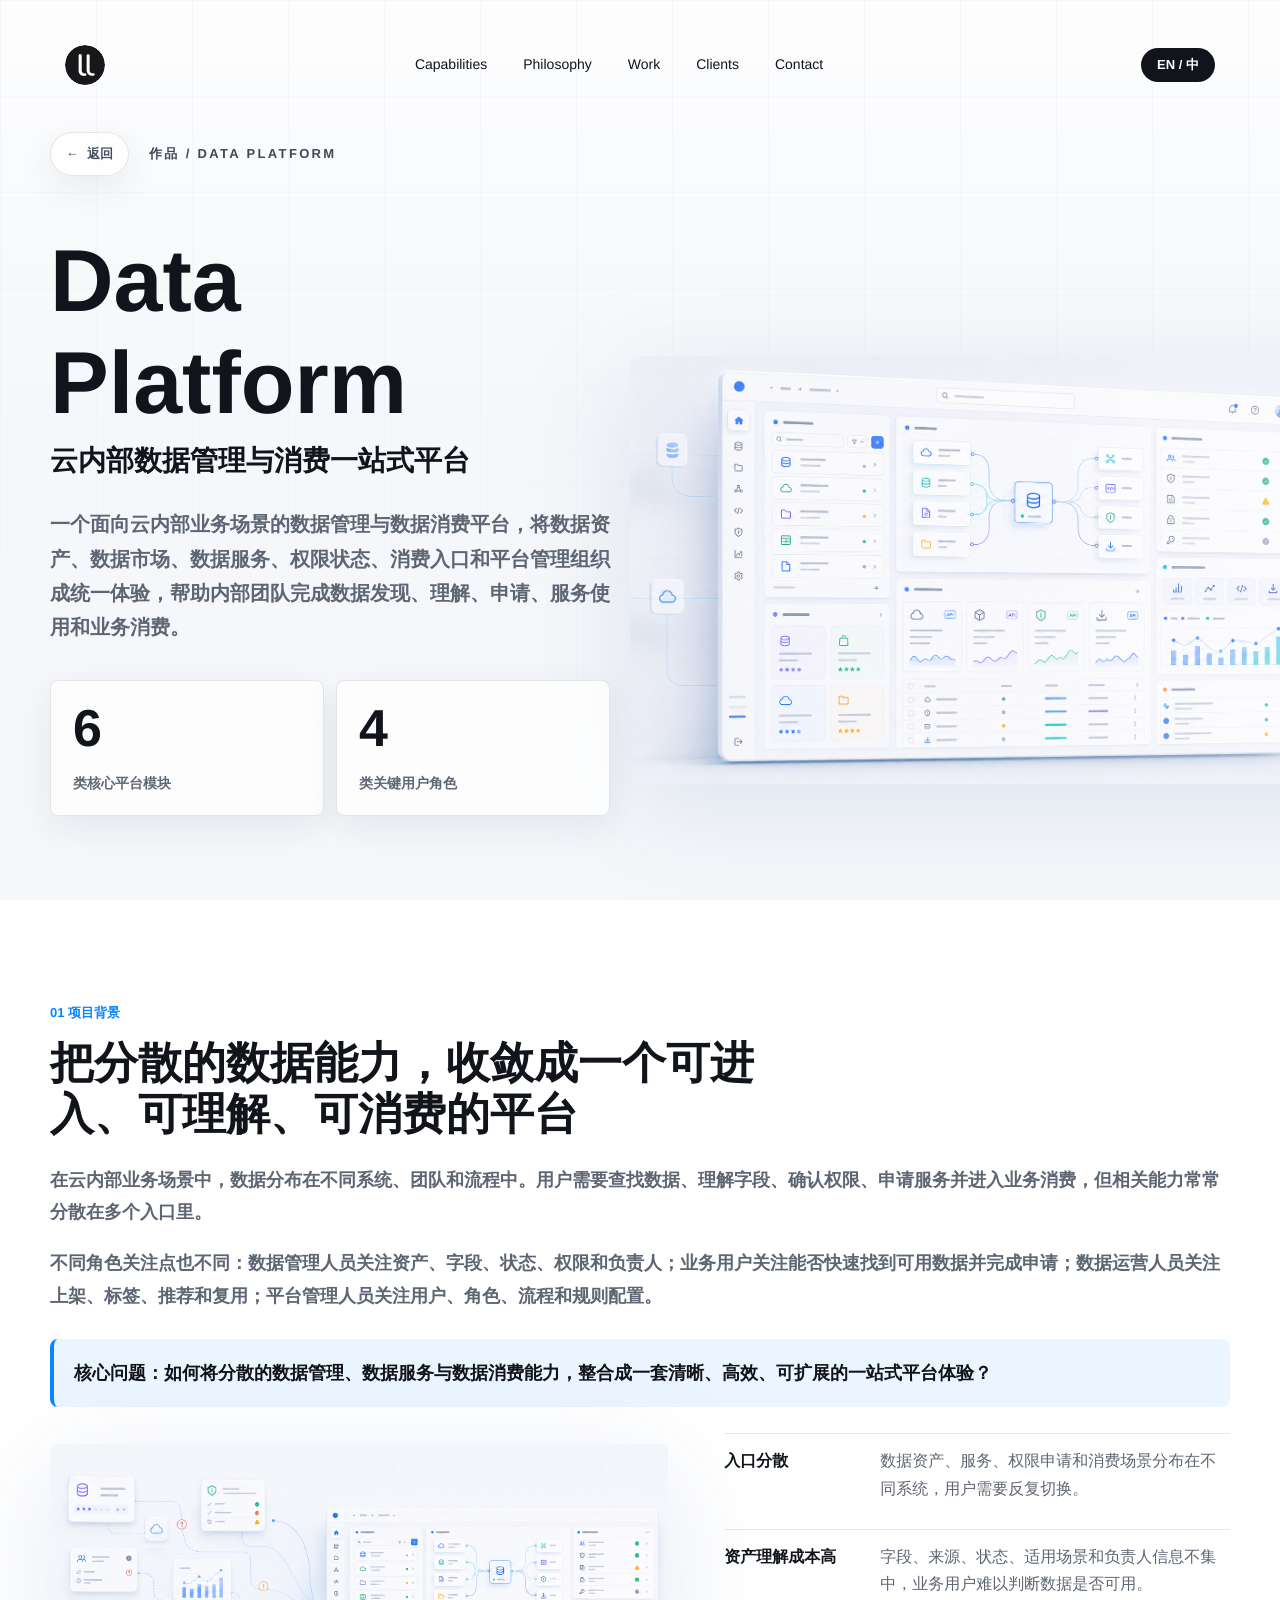
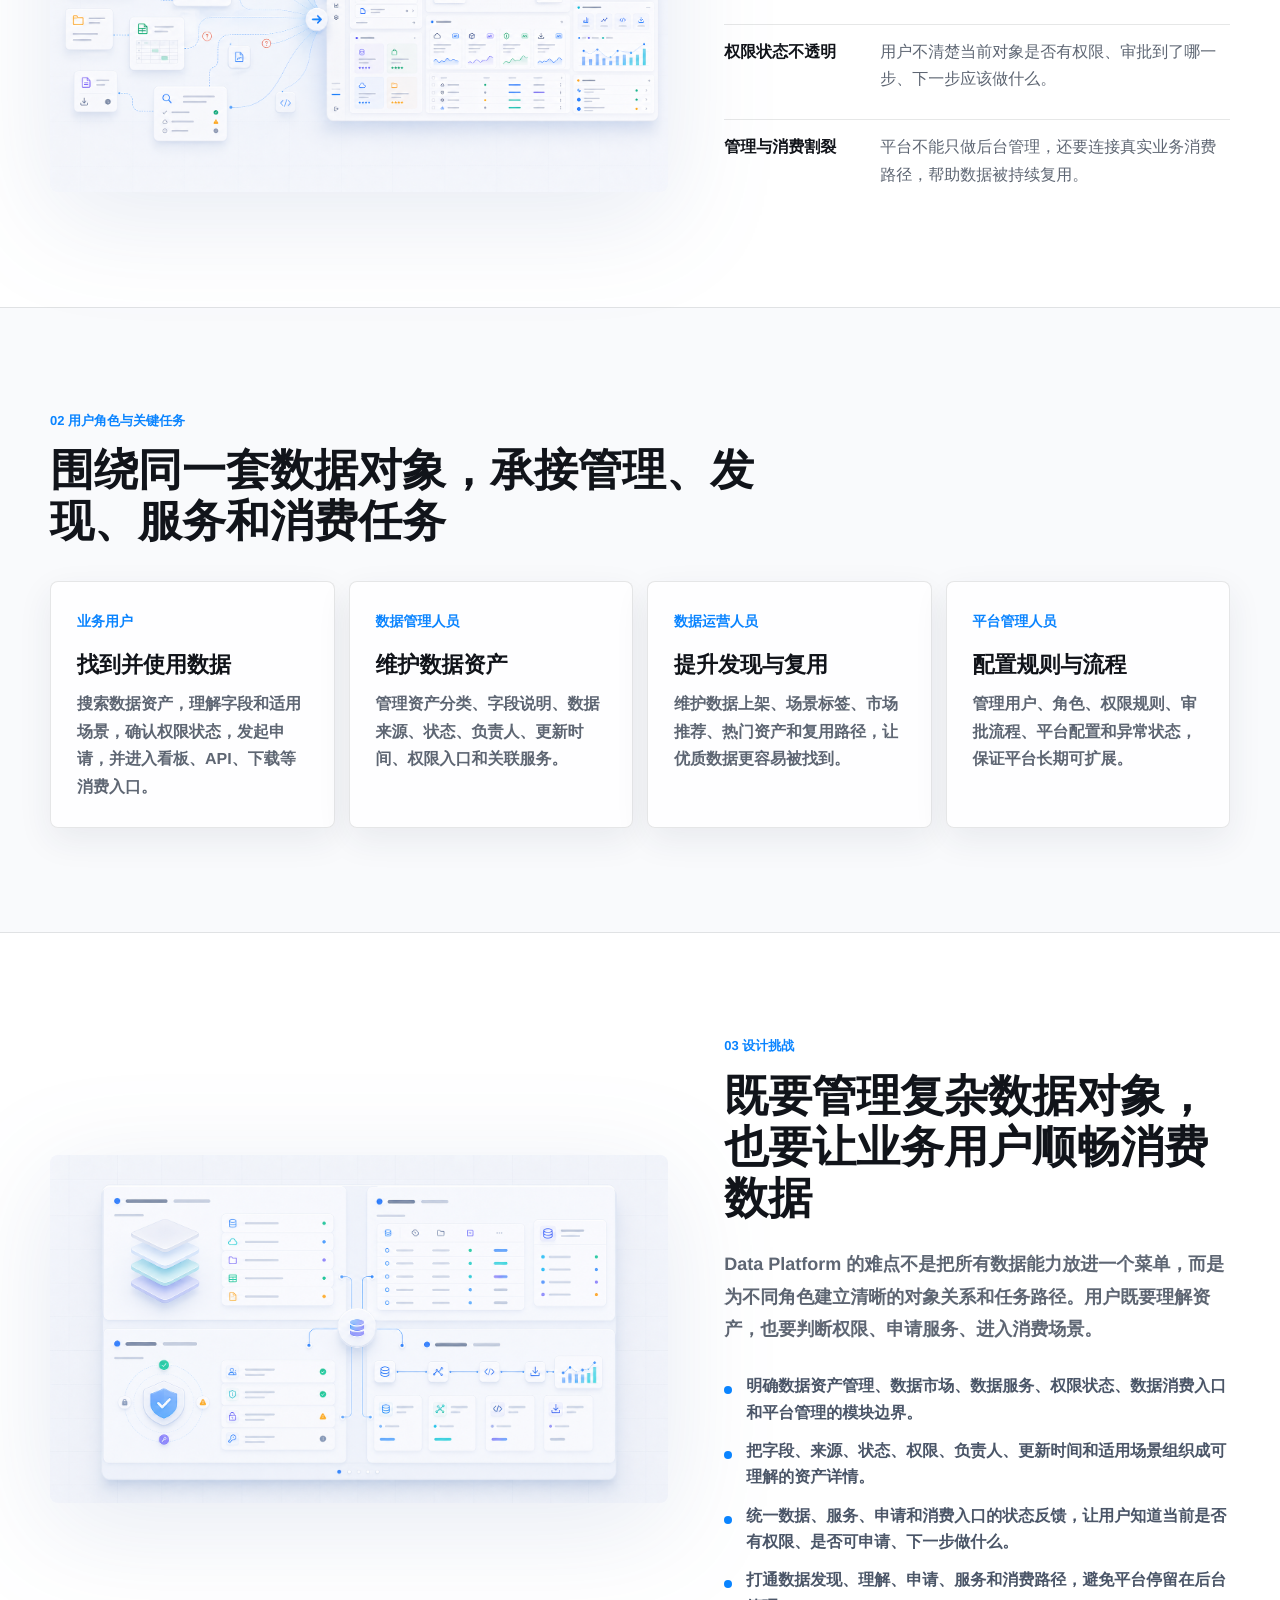
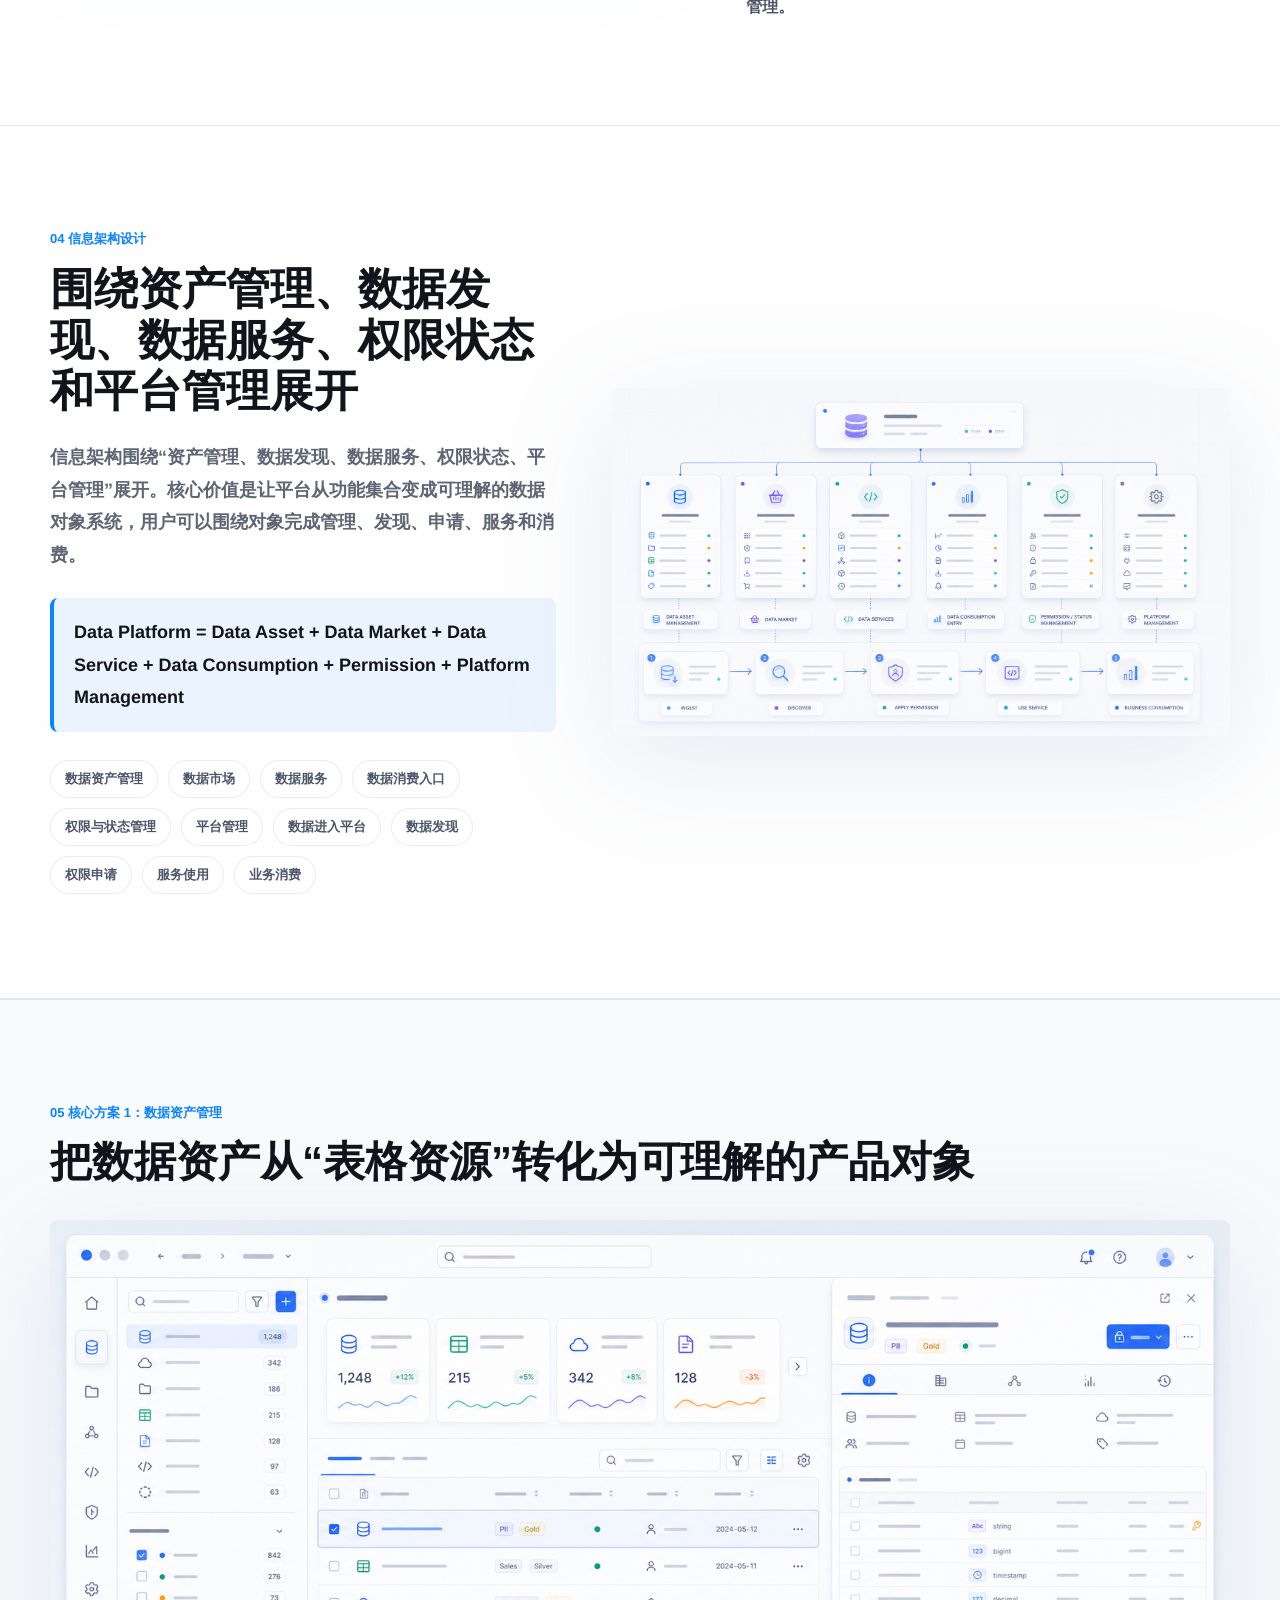
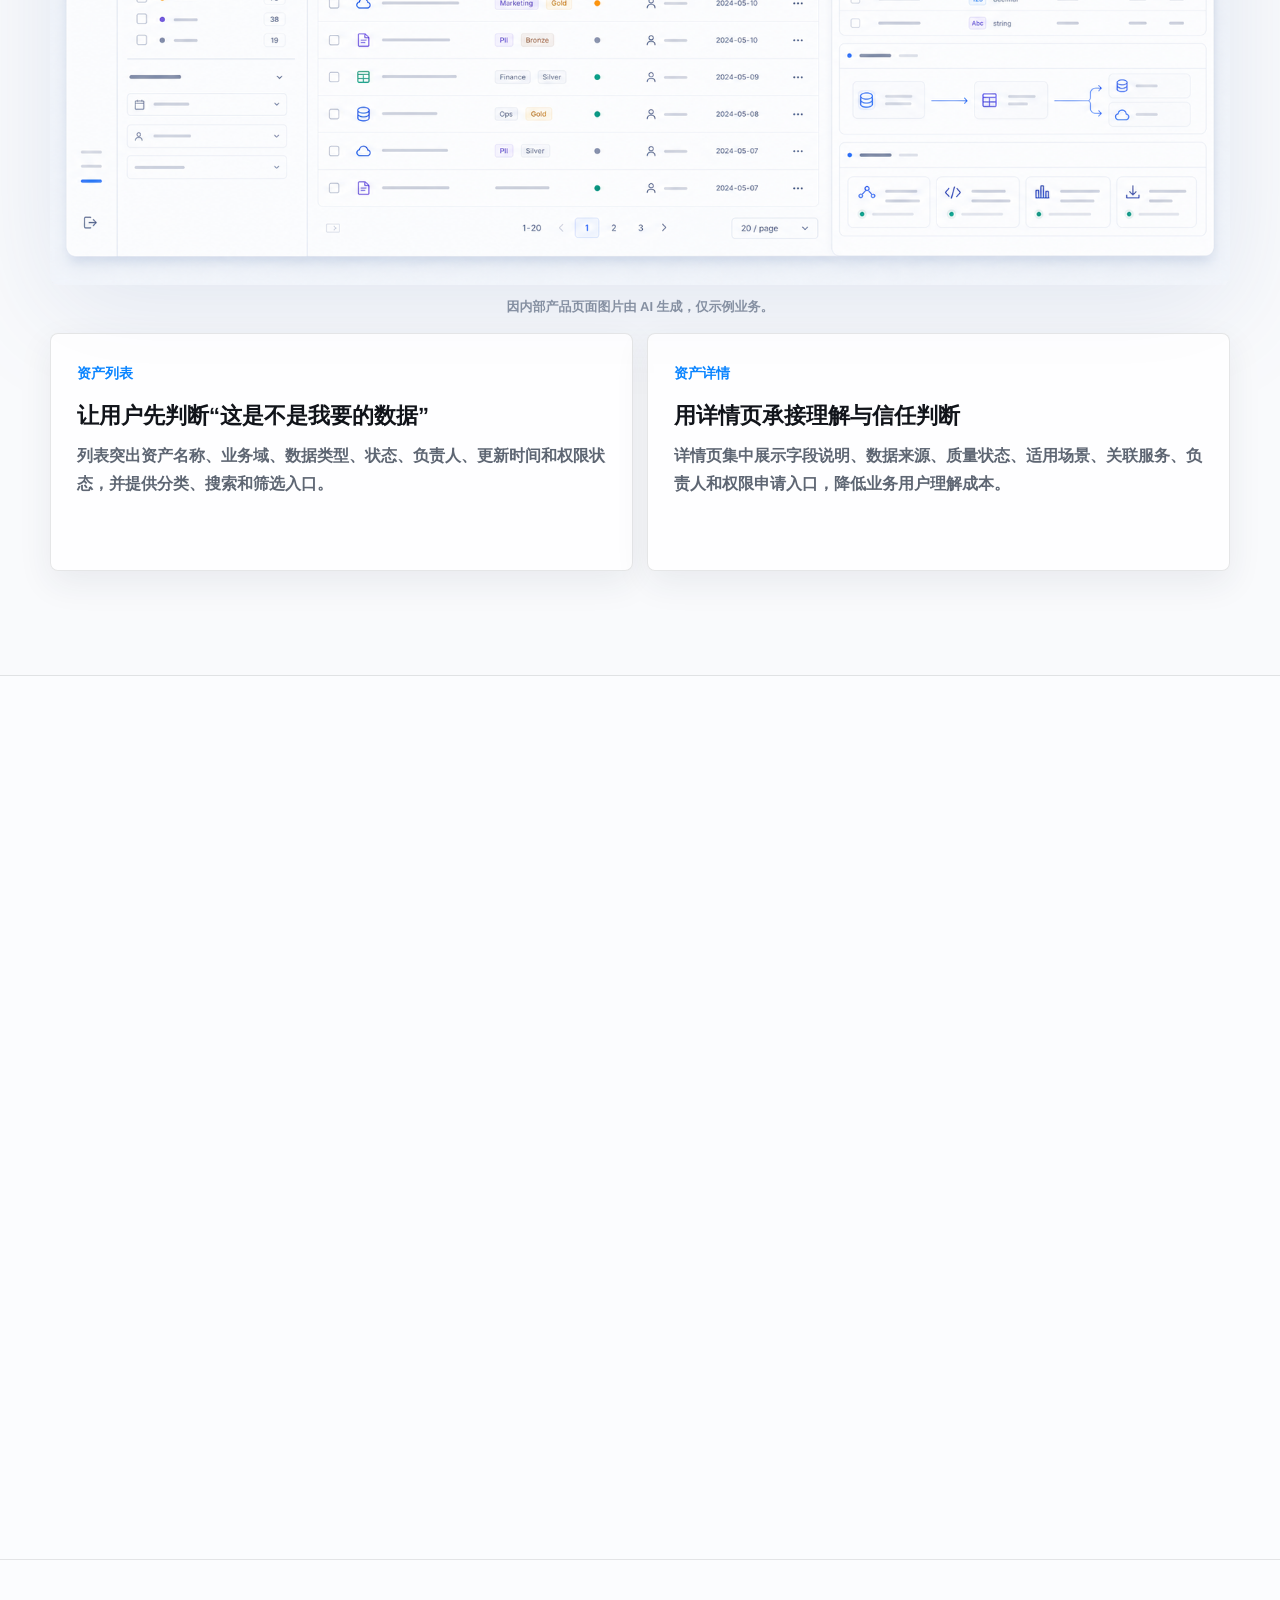
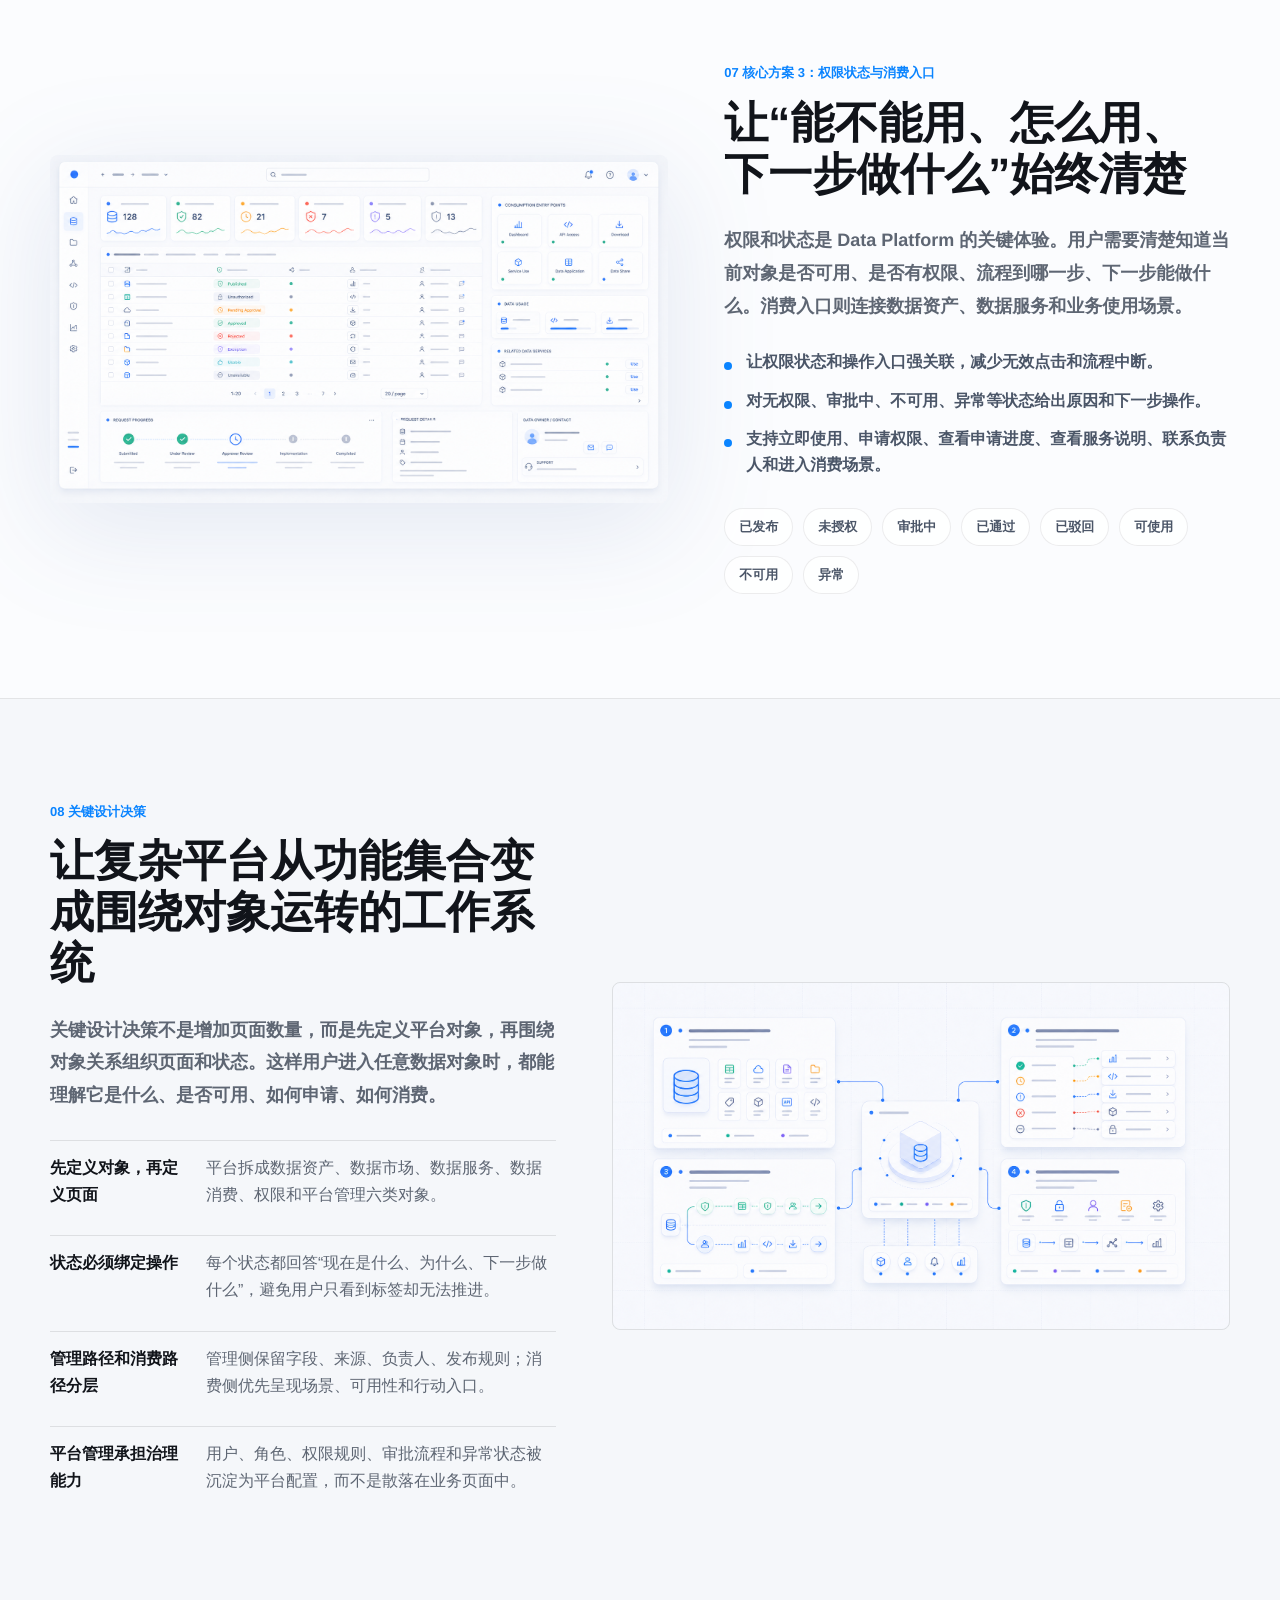
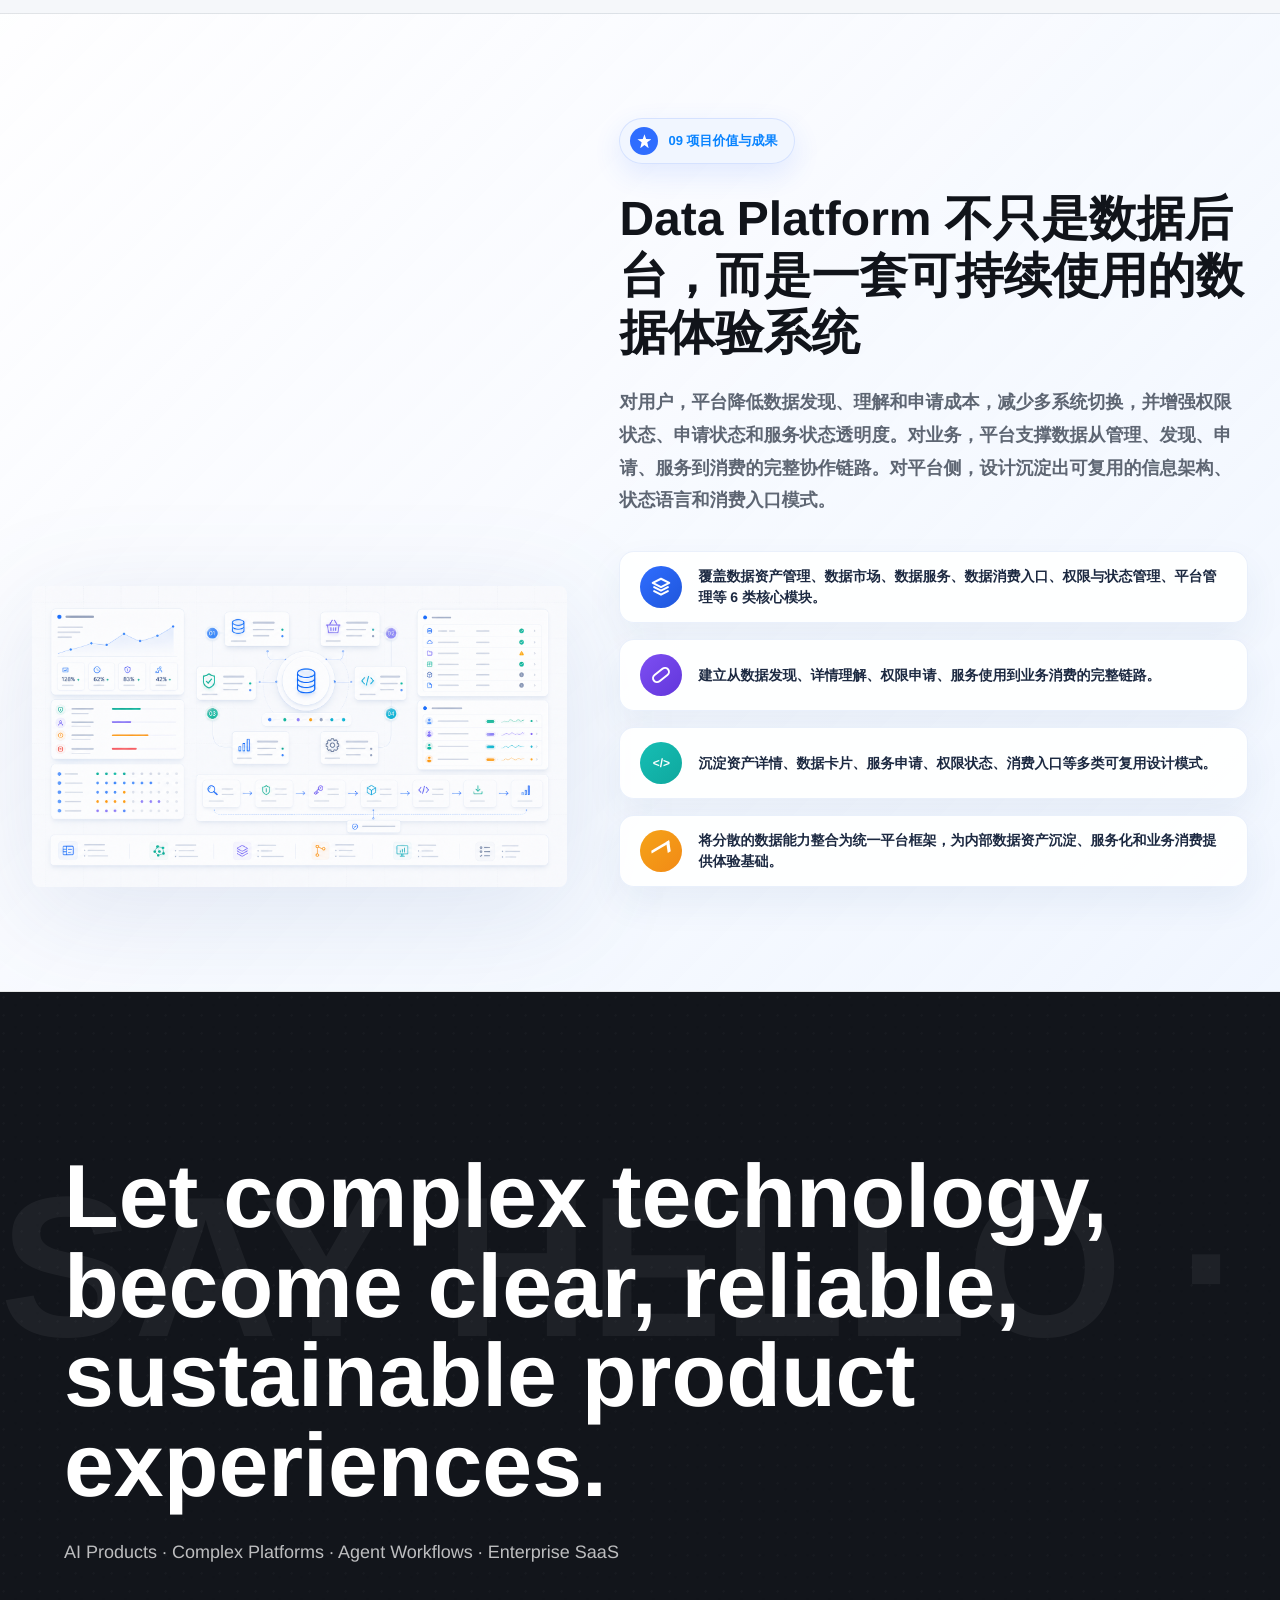
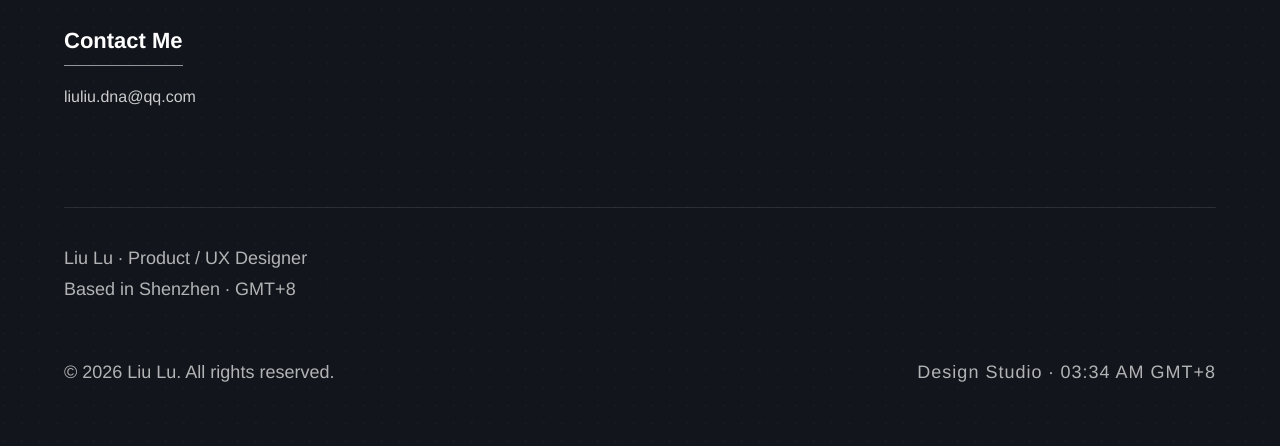
<file: projects/data-platform/index.html>
<!DOCTYPE html>
<html lang="zh-CN">
  <head>
    <meta charset="UTF-8" />
    <meta name="viewport" content="width=device-width, initial-scale=1.0" />
    <title>Data Platform｜云内部数据管理与消费一站式平台</title>
    <meta
      name="description"
      content="Data Platform 云内部数据管理与消费一站式平台案例详情，展示数据资产管理、数据市场、数据服务、权限状态与消费入口的完整体验设计。"
    />
    <link rel="stylesheet" href="./style.css" />
    <link rel="stylesheet" href="../../components/site-nav.css" />
    <link rel="stylesheet" href="../../components/site-footer.css" />
    <script src="../../components/site-nav.js" defer></script>
    <script src="../../components/site-footer.js" defer></script>
  </head>
  <body>
    <div class="page-grid" aria-hidden="true"></div>

    <site-nav data-root="../../" data-home="../../index.html"></site-nav>

    <main>
      <section class="hero-section">
        <div class="container hero-layout">
          <div class="hero-copy reveal">
            <div class="detail-nav" aria-label="页面导航">
              <a class="back-link" href="../../index.html#projects">返回</a>
              <span class="breadcrumb-label">作品 / Data Platform</span>
            </div>
            <h1>Data Platform</h1>
            <p class="hero-subtitle">云内部数据管理与消费一站式平台</p>
            <p class="hero-summary">
              一个面向云内部业务场景的数据管理与数据消费平台，将数据资产、数据市场、数据服务、权限状态、消费入口和平台管理组织成统一体验，帮助内部团队完成数据发现、理解、申请、服务使用和业务消费。
            </p>

            <div class="hero-metrics" aria-label="核心数据">
              <div>
                <strong>6</strong>
                <span>类核心平台模块</span>
              </div>
              <div>
                <strong>4</strong>
                <span>类关键用户角色</span>
              </div>
            </div>
          </div>

          <figure class="hero-image-card image-frame reveal" data-file="data-platform-hero.png">
            <img
              src="./assets/data-platform-hero.png"
              alt="Data Platform 平台工作台总览界面，展示数据资产管理、数据市场、数据服务、权限状态和消费入口"
            />
            <div class="image-placeholder" aria-hidden="true">
              <span>data-platform-hero.png</span>
              <strong>平台工作台总览图</strong>
            </div>
          </figure>
        </div>
      </section>

      <section class="case-section problem-section" id="project-background">
        <div class="container problem-layout">
          <div class="section-copy problem-intro reveal">
            <p class="section-kicker">01 项目背景</p>
            <h2>把分散的数据能力，收敛成一个可进入、可理解、可消费的平台</h2>
            <p>
              在云内部业务场景中，数据分布在不同系统、团队和流程中。用户需要查找数据、理解字段、确认权限、申请服务并进入业务消费，但相关能力常常分散在多个入口里。
            </p>
            <p>
              不同角色关注点也不同：数据管理人员关注资产、字段、状态、权限和负责人；业务用户关注能否快速找到可用数据并完成申请；数据运营人员关注上架、标签、推荐和复用；平台管理人员关注用户、角色、流程和规则配置。
            </p>
            <p class="callout-text">核心问题：如何将分散的数据管理、数据服务与数据消费能力，整合成一套清晰、高效、可扩展的一站式平台体验？</p>
          </div>

          <figure class="problem-visual image-frame reveal" data-file="data-platform-problem-scenario.png">
            <img
              src="./assets/data-platform-problem-scenario.png"
              alt="Data Platform 问题场景图，展示分散的数据资产、数据市场、数据服务、权限和状态如何整合到统一平台"
            />
            <div class="image-placeholder" aria-hidden="true">
              <span>data-platform-problem-scenario.png</span>
              <strong>问题场景图</strong>
            </div>
          </figure>

          <div class="problem-list reveal">
            <div><strong>入口分散</strong><span>数据资产、服务、权限申请和消费场景分布在不同系统，用户需要反复切换。</span></div>
            <div><strong>资产理解成本高</strong><span>字段、来源、状态、适用场景和负责人信息不集中，业务用户难以判断数据是否可用。</span></div>
            <div><strong>权限状态不透明</strong><span>用户不清楚当前对象是否有权限、审批到了哪一步、下一步应该做什么。</span></div>
            <div><strong>管理与消费割裂</strong><span>平台不能只做后台管理，还要连接真实业务消费路径，帮助数据被持续复用。</span></div>
          </div>
        </div>
      </section>

      <section class="case-section muted-section">
        <div class="container">
          <div class="section-head reveal">
            <p class="section-kicker">02 用户角色与关键任务</p>
            <h2>围绕同一套数据对象，承接管理、发现、服务和消费任务</h2>
          </div>
          <div class="goal-grid">
            <article class="text-card reveal">
              <span>业务用户</span>
              <h3>找到并使用数据</h3>
              <p>搜索数据资产，理解字段和适用场景，确认权限状态，发起申请，并进入看板、API、下载等消费入口。</p>
            </article>
            <article class="text-card reveal">
              <span>数据管理人员</span>
              <h3>维护数据资产</h3>
              <p>管理资产分类、字段说明、数据来源、状态、负责人、更新时间、权限入口和关联服务。</p>
            </article>
            <article class="text-card reveal">
              <span>数据运营人员</span>
              <h3>提升发现与复用</h3>
              <p>维护数据上架、场景标签、市场推荐、热门资产和复用路径，让优质数据更容易被找到。</p>
            </article>
            <article class="text-card reveal">
              <span>平台管理人员</span>
              <h3>配置规则与流程</h3>
              <p>管理用户、角色、权限规则、审批流程、平台配置和异常状态，保证平台长期可扩展。</p>
            </article>
          </div>
        </div>
      </section>

      <section class="case-section challenge-section">
        <div class="container split-layout reverse">
          <figure class="challenge-image image-frame reveal" data-file="data-platform-challenge-overview.png">
            <img
              src="./assets/data-platform-challenge-overview.png"
              alt="Data Platform 设计挑战四象限图，展示模块边界、资产理解、权限状态和消费链路四类复杂度"
            />
            <div class="image-placeholder" aria-hidden="true">
              <span>data-platform-challenge-overview.png</span>
              <strong>设计挑战四象限图</strong>
            </div>
          </figure>

          <div class="section-copy reveal">
            <p class="section-kicker">03 设计挑战</p>
            <h2>既要管理复杂数据对象，也要让业务用户顺畅消费数据</h2>
            <p>
              Data Platform 的难点不是把所有数据能力放进一个菜单，而是为不同角色建立清晰的对象关系和任务路径。用户既要理解资产，也要判断权限、申请服务、进入消费场景。
            </p>
            <ul class="dense-list">
              <li>明确数据资产管理、数据市场、数据服务、权限状态、数据消费入口和平台管理的模块边界。</li>
              <li>把字段、来源、状态、权限、负责人、更新时间和适用场景组织成可理解的资产详情。</li>
              <li>统一数据、服务、申请和消费入口的状态反馈，让用户知道当前是否有权限、是否可申请、下一步做什么。</li>
              <li>打通数据发现、理解、申请、服务和消费路径，避免平台停留在后台管理。</li>
            </ul>
          </div>
        </div>
      </section>

      <section class="case-section muted-section ia-section">
        <div class="container split-layout">
          <div class="section-copy reveal">
            <p class="section-kicker">04 信息架构设计</p>
            <h2>围绕资产管理、数据发现、数据服务、权限状态和平台管理展开</h2>
            <p>
              信息架构围绕“资产管理、数据发现、数据服务、权限状态、平台管理”展开。核心价值是让平台从功能集合变成可理解的数据对象系统，用户可以围绕对象完成管理、发现、申请、服务和消费。
            </p>
            <p class="formula">
              Data Platform = Data Asset + Data Market + Data Service + Data Consumption + Permission + Platform Management
            </p>
            <div class="ia-list">
              <span>数据资产管理</span>
              <span>数据市场</span>
              <span>数据服务</span>
              <span>数据消费入口</span>
              <span>权限与状态管理</span>
              <span>平台管理</span>
              <span>数据进入平台</span>
              <span>数据发现</span>
              <span>权限申请</span>
              <span>服务使用</span>
              <span>业务消费</span>
            </div>
          </div>

          <figure class="ia-visual image-frame reveal" data-file="data-platform-information-architecture.png">
            <img
              src="./assets/data-platform-information-architecture.png"
              alt="Data Platform 信息架构图，展示数据资产管理、数据市场、数据服务、消费入口、权限状态和平台管理的关系"
            />
            <div class="image-placeholder" aria-hidden="true">
              <span>data-platform-information-architecture.png</span>
              <strong>信息架构图</strong>
            </div>
          </figure>
        </div>
      </section>

      <section class="case-section muted-section workflow-section">
        <div class="container">
          <div class="section-head reveal">
            <p class="section-kicker">05 核心方案 1：数据资产管理</p>
            <h2>把数据资产从“表格资源”转化为可理解的产品对象</h2>
          </div>
          <figure class="workflow-image image-frame reveal" data-file="data-platform-asset-management.png">
            <img
              src="./assets/data-platform-asset-management.png"
              alt="Data Platform 数据资产管理界面，展示资产列表、分类筛选、资产详情、字段说明、数据来源、状态和权限入口"
            />
            <div class="image-placeholder" aria-hidden="true">
              <span>data-platform-asset-management.png</span>
              <strong>数据资产管理界面</strong>
            </div>
            <figcaption>因内部产品页面图片由 AI 生成，仅示例业务。</figcaption>
          </figure>
          <div class="support-grid">
            <article class="text-card reveal">
              <span>资产列表</span>
              <h3>让用户先判断“这是不是我要的数据”</h3>
              <p>列表突出资产名称、业务域、数据类型、状态、负责人、更新时间和权限状态，并提供分类、搜索和筛选入口。</p>
            </article>
            <article class="text-card reveal">
              <span>资产详情</span>
              <h3>用详情页承接理解与信任判断</h3>
              <p>详情页集中展示字段说明、数据来源、质量状态、适用场景、关联服务、负责人和权限申请入口，降低业务用户理解成本。</p>
            </article>
          </div>
        </div>
      </section>

      <section class="case-section config-section">
        <div class="container split-layout">
          <div class="section-copy reveal">
            <p class="section-kicker">06 核心方案 2：数据市场与数据服务</p>
            <h2>让专业数据能力以业务用户能理解的方式被发现和申请</h2>
            <p>
              数据市场偏消费视角，帮助用户通过搜索、分类筛选、场景标签、数据卡片、详情页和申请入口完成从发现到申请的路径。数据服务则把数据能力服务化，支持服务列表、服务详情、输入参数、输出字段、权限要求、服务状态、服务申请和消费入口。
            </p>
            <p>
              设计重点是让用户从“找到数据”自然进入“申请数据”和“使用服务”，避免在专业名词、权限状态和系统入口之间反复切换。
            </p>
            <div class="config-type-grid">
              <span>搜索数据名称、业务场景、标签</span>
              <span>场景分类、热度推荐、已授权筛选</span>
              <span>数据卡片展示可用性和主要操作</span>
              <span>服务详情展示用途、入参、出参和权限要求</span>
              <span>服务申请连接审批状态和消费入口</span>
            </div>
          </div>

          <figure class="config-product image-frame reveal" data-file="data-platform-market-service.png">
            <img
              src="./assets/data-platform-market-service.png"
              alt="Data Platform 数据市场与数据服务界面，展示搜索、标签、数据卡片、服务详情、输入参数、输出字段和服务申请"
            />
            <div class="image-placeholder" aria-hidden="true">
              <span>data-platform-market-service.png</span>
              <strong>数据市场与数据服务界面</strong>
            </div>
          </figure>
        </div>
      </section>

      <section class="case-section muted-section debug-section">
        <div class="container split-layout reverse">
          <figure class="debug-product-image image-frame reveal" data-file="data-platform-permission-consumption.png">
            <img
              src="./assets/data-platform-permission-consumption.png"
              alt="Data Platform 权限状态与数据消费入口界面，展示已发布、未授权、审批中、已通过、已驳回、可使用、不可用和异常状态"
            />
            <div class="image-placeholder" aria-hidden="true">
              <span>data-platform-permission-consumption.png</span>
              <strong>权限状态与消费入口界面</strong>
            </div>
          </figure>

          <div class="section-copy reveal">
            <p class="section-kicker">07 核心方案 3：权限状态与消费入口</p>
            <h2>让“能不能用、怎么用、下一步做什么”始终清楚</h2>
            <p>
              权限和状态是 Data Platform 的关键体验。用户需要清楚知道当前对象是否可用、是否有权限、流程到哪一步、下一步能做什么。消费入口则连接数据资产、数据服务和业务使用场景。
            </p>
            <ul class="dense-list">
              <li>让权限状态和操作入口强关联，减少无效点击和流程中断。</li>
              <li>对无权限、审批中、不可用、异常等状态给出原因和下一步操作。</li>
              <li>支持立即使用、申请权限、查看申请进度、查看服务说明、联系负责人和进入消费场景。</li>
            </ul>
            <div class="error-taxonomy">
              <span>已发布</span>
              <span>未授权</span>
              <span>审批中</span>
              <span>已通过</span>
              <span>已驳回</span>
              <span>可使用</span>
              <span>不可用</span>
              <span>异常</span>
            </div>
          </div>
        </div>
      </section>

      <section class="case-section">
        <div class="container split-layout">
          <div class="section-copy reveal">
            <p class="section-kicker">08 关键设计决策</p>
            <h2>让复杂平台从功能集合变成围绕对象运转的工作系统</h2>
            <p>
              关键设计决策不是增加页面数量，而是先定义平台对象，再围绕对象关系组织页面和状态。这样用户进入任意数据对象时，都能理解它是什么、是否可用、如何申请、如何消费。
            </p>
            <div class="decision-list">
              <div><strong>先定义对象，再定义页面</strong><span>平台拆成数据资产、数据市场、数据服务、数据消费、权限和平台管理六类对象。</span></div>
              <div><strong>状态必须绑定操作</strong><span>每个状态都回答“现在是什么、为什么、下一步做什么”，避免用户只看到标签却无法推进。</span></div>
              <div><strong>管理路径和消费路径分层</strong><span>管理侧保留字段、来源、负责人、发布规则；消费侧优先呈现场景、可用性和行动入口。</span></div>
              <div><strong>平台管理承担治理能力</strong><span>用户、角色、权限规则、审批流程和异常状态被沉淀为平台配置，而不是散落在业务页面中。</span></div>
            </div>
          </div>

          <figure class="diagram-card image-frame reveal" data-file="data-platform-design-decisions.png">
            <img
              src="./assets/data-platform-design-decisions.png"
              alt="Data Platform 关键设计决策图，展示对象模型、状态语言、管理消费分层和平台治理能力"
            />
            <div class="image-placeholder" aria-hidden="true">
              <span>data-platform-design-decisions.png</span>
              <strong>关键设计决策图</strong>
            </div>
          </figure>
        </div>
      </section>

      <section class="case-section outcome-section">
        <div class="container outcome-layout">
          <figure class="outcome-visual image-frame reveal" data-file="data-platform-outcome-summary.png">
            <img
              src="./assets/data-platform-outcome-summary.png"
              alt="Data Platform 项目价值与成果总结图，展示六类核心模块、完整数据链路、统一状态反馈和可复用设计模式"
            />
            <div class="image-placeholder" aria-hidden="true">
              <span>data-platform-outcome-summary.png</span>
              <strong>项目价值与成果总结图</strong>
            </div>
          </figure>

          <div class="section-copy outcome-copy reveal">
            <p class="section-kicker outcome-kicker"><span aria-hidden="true"></span>09 项目价值与成果</p>
            <h2>Data Platform 不只是数据后台，而是一套可持续使用的数据体验系统</h2>
            <p>
              对用户，平台降低数据发现、理解和申请成本，减少多系统切换，并增强权限状态、申请状态和服务状态透明度。对业务，平台支撑数据从管理、发现、申请、服务到消费的完整协作链路。对平台侧，设计沉淀出可复用的信息架构、状态语言和消费入口模式。
            </p>
            <ul class="outcome-value-list">
              <li><span class="value-mark mark-layers" aria-hidden="true"></span>覆盖数据资产管理、数据市场、数据服务、数据消费入口、权限与状态管理、平台管理等 6 类核心模块。</li>
              <li><span class="value-mark mark-link" aria-hidden="true"></span>建立从数据发现、详情理解、权限申请、服务使用到业务消费的完整链路。</li>
              <li><span class="value-mark mark-code" aria-hidden="true"></span>沉淀资产详情、数据卡片、服务申请、权限状态、消费入口等多类可复用设计模式。</li>
              <li><span class="value-mark mark-trend" aria-hidden="true"></span>将分散的数据能力整合为统一平台框架，为内部数据资产沉淀、服务化和业务消费提供体验基础。</li>
            </ul>
          </div>
        </div>
      </section>
    </main>

    <site-footer></site-footer>

    <script>
      (() => {
        const revealItems = document.querySelectorAll(".reveal");
        const imageFrames = document.querySelectorAll(".image-frame");

        imageFrames.forEach((frame) => {
          const image = frame.querySelector("img");
          if (!image) return;

          const markPlaceholder = () => frame.classList.add("is-placeholder");
          image.addEventListener("error", markPlaceholder, { once: true });

          if (image.complete && image.naturalWidth === 0) {
            markPlaceholder();
          }
        });

        const observer = new IntersectionObserver(
          (entries) => {
            entries.forEach((entry) => {
              if (entry.isIntersecting) {
                entry.target.classList.add("visible");
                observer.unobserve(entry.target);
              }
            });
          },
          { threshold: 0.12 }
        );

        revealItems.forEach((item) => observer.observe(item));
      })();
    </script>
  </body>
</html>
</file>
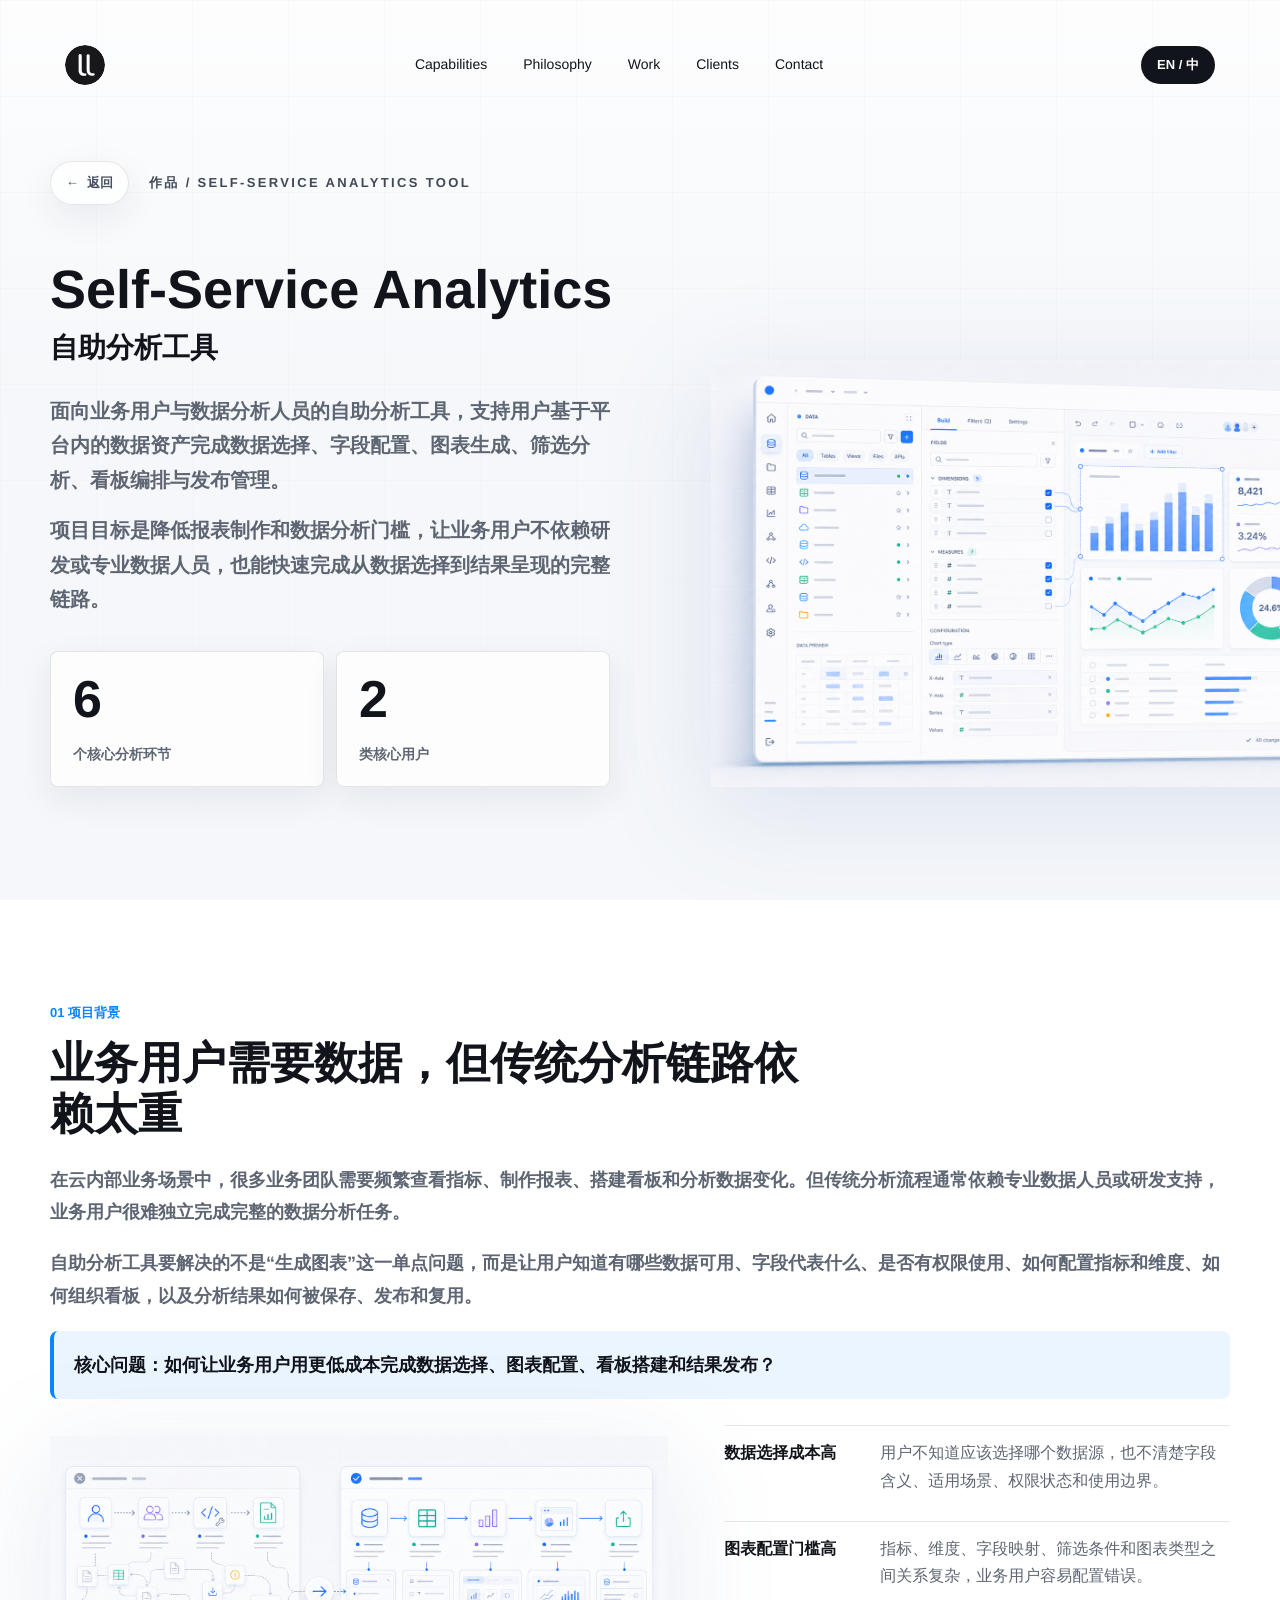
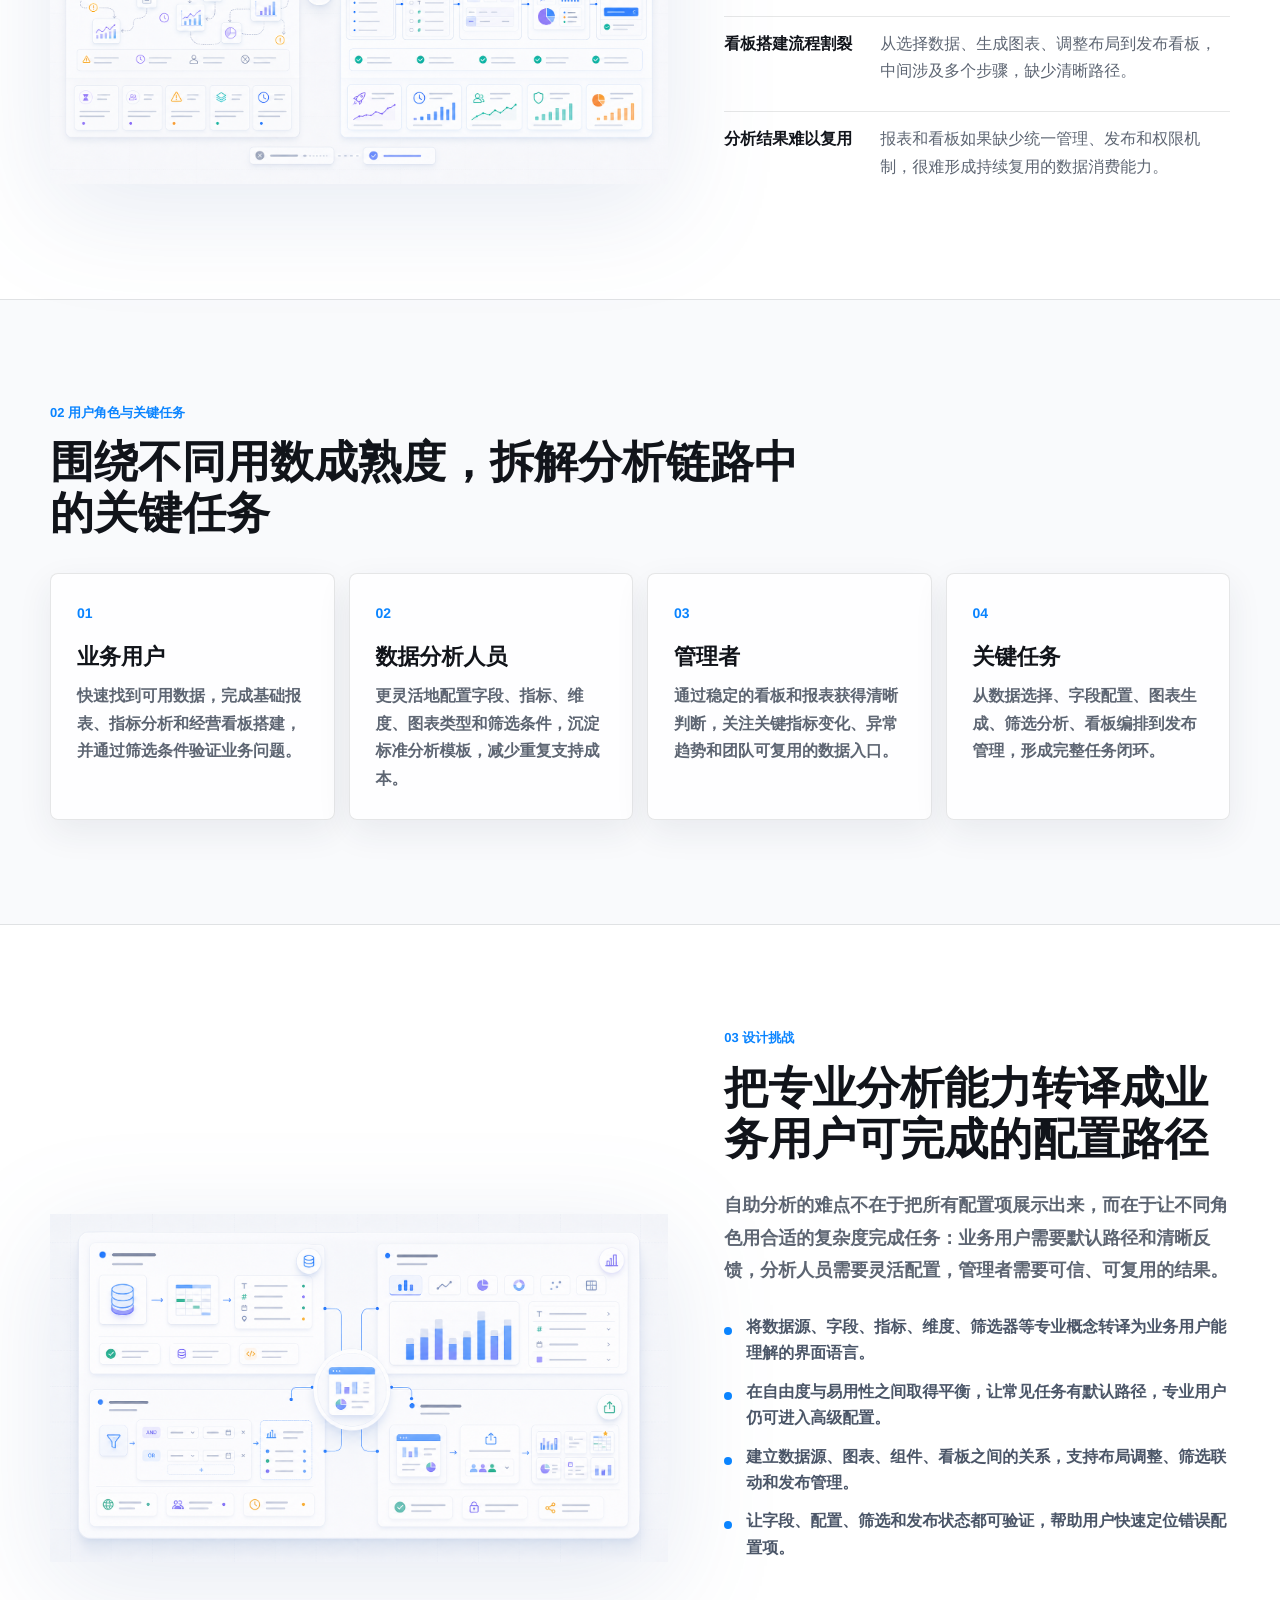
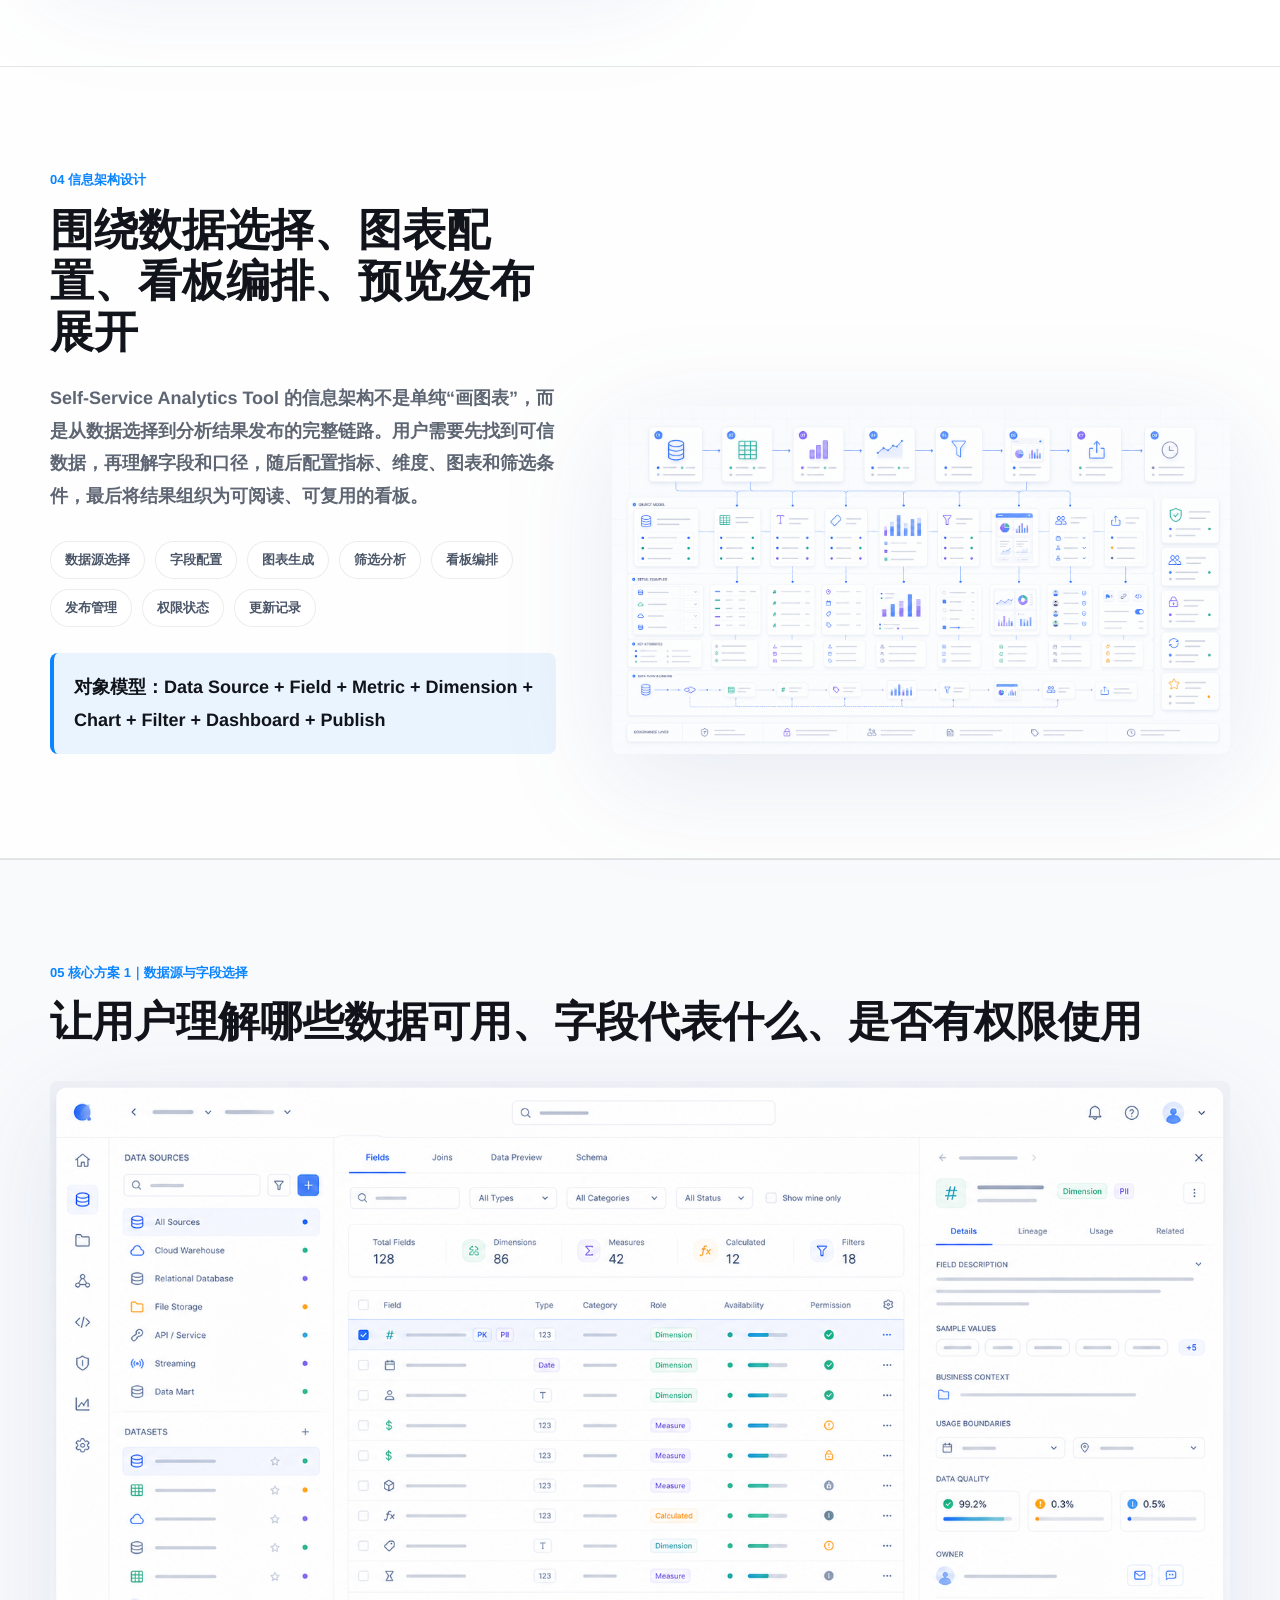
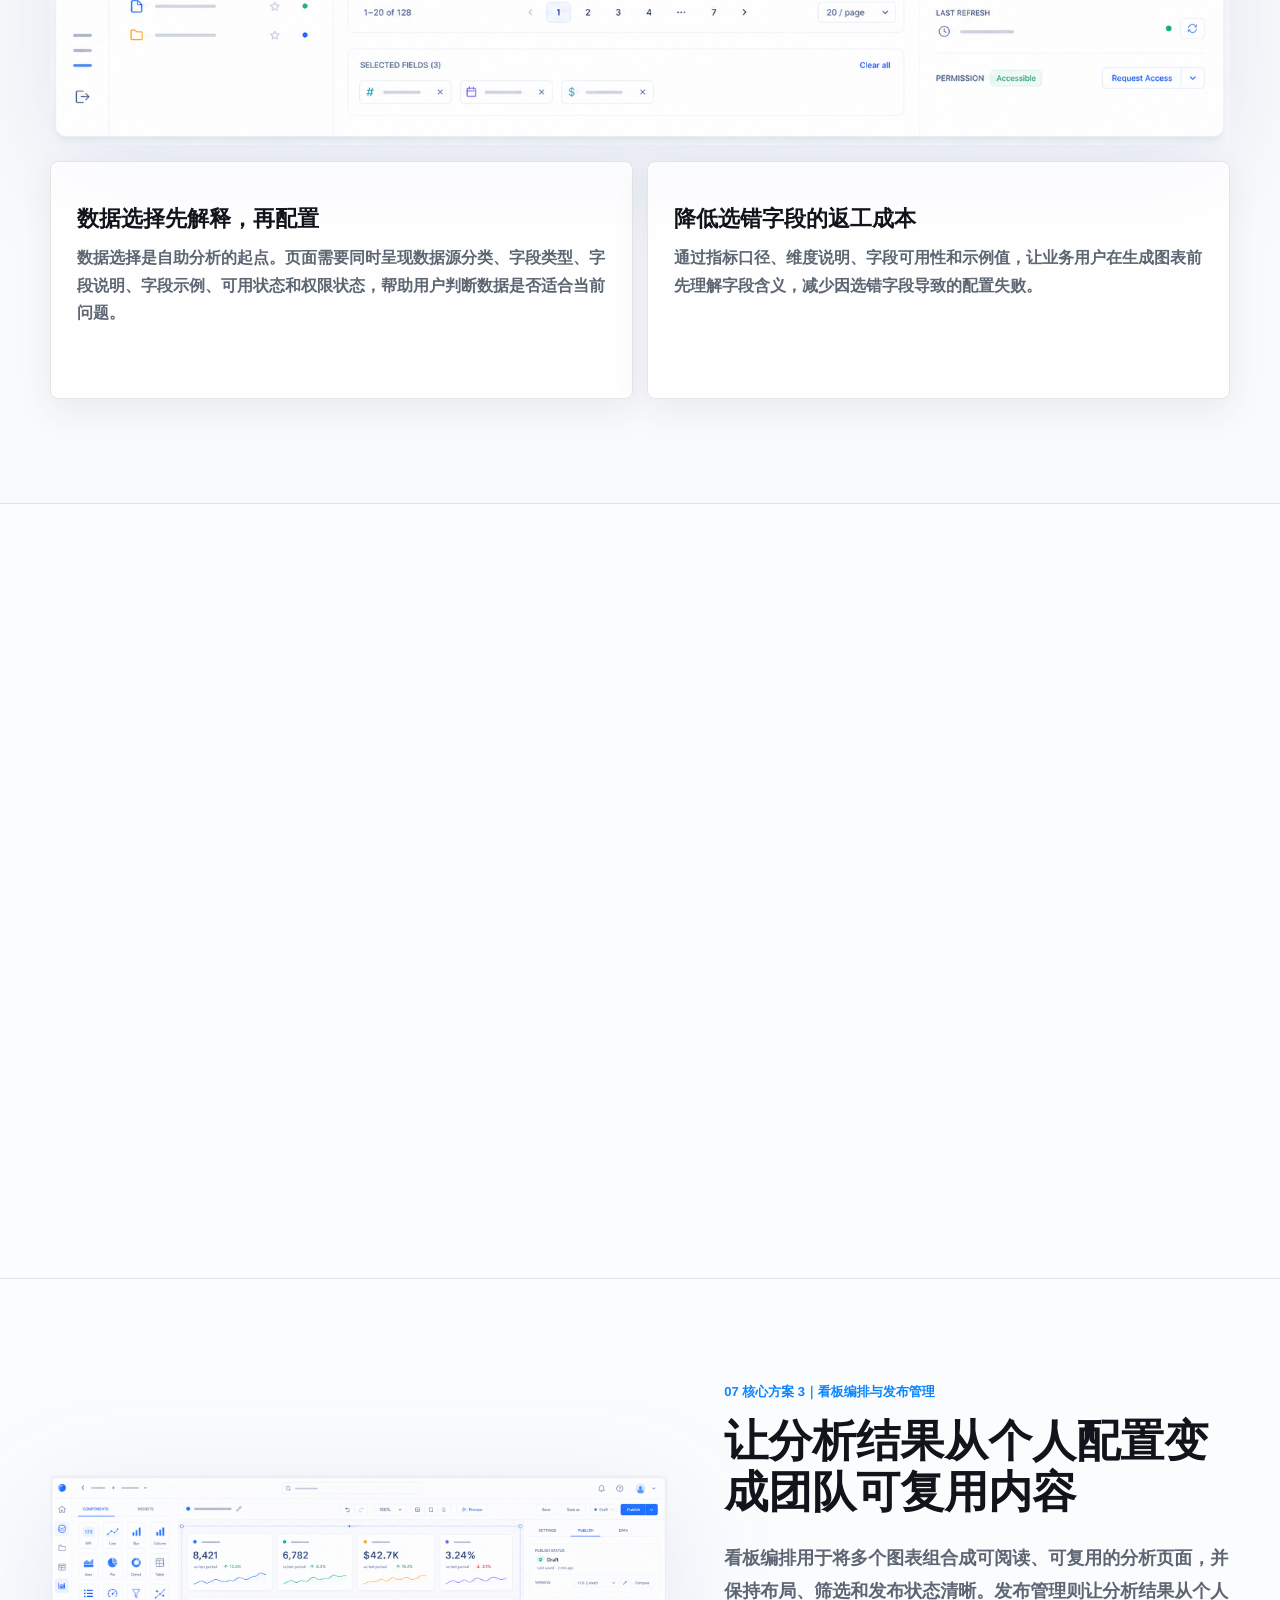
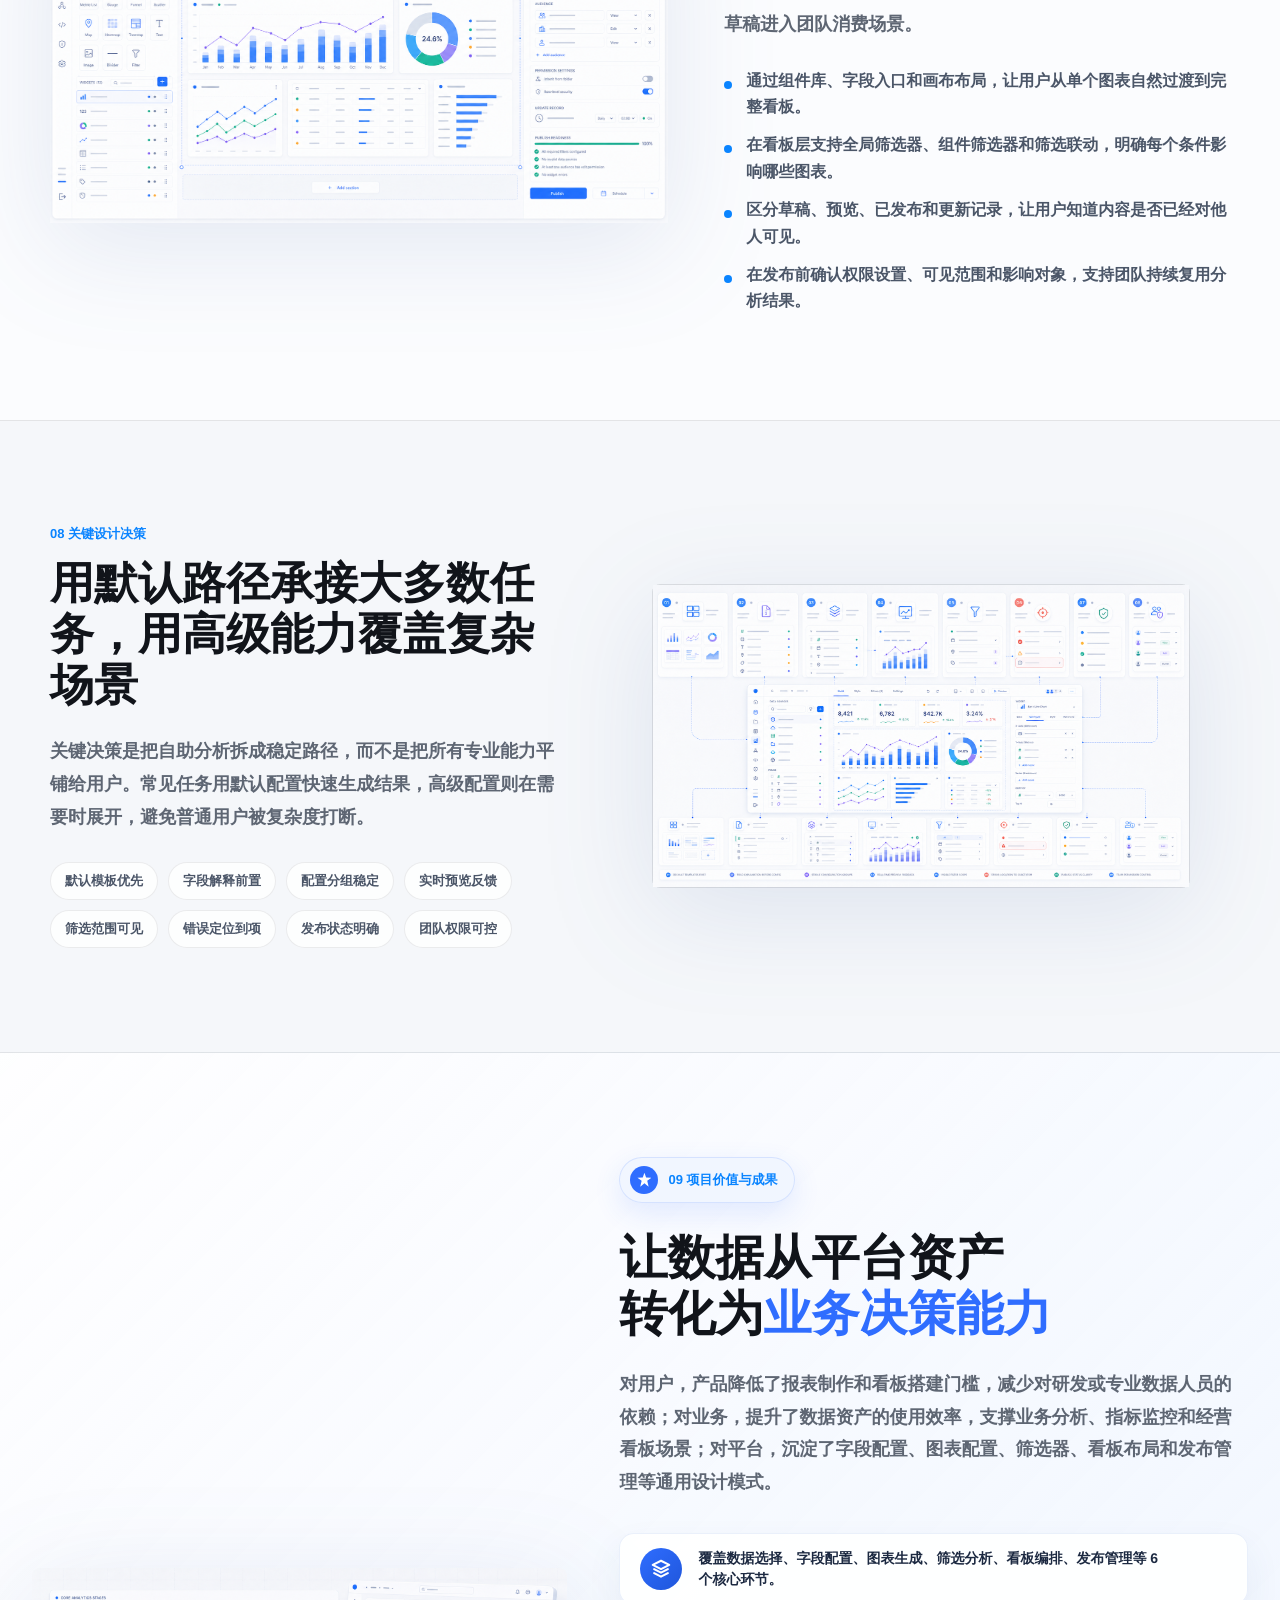
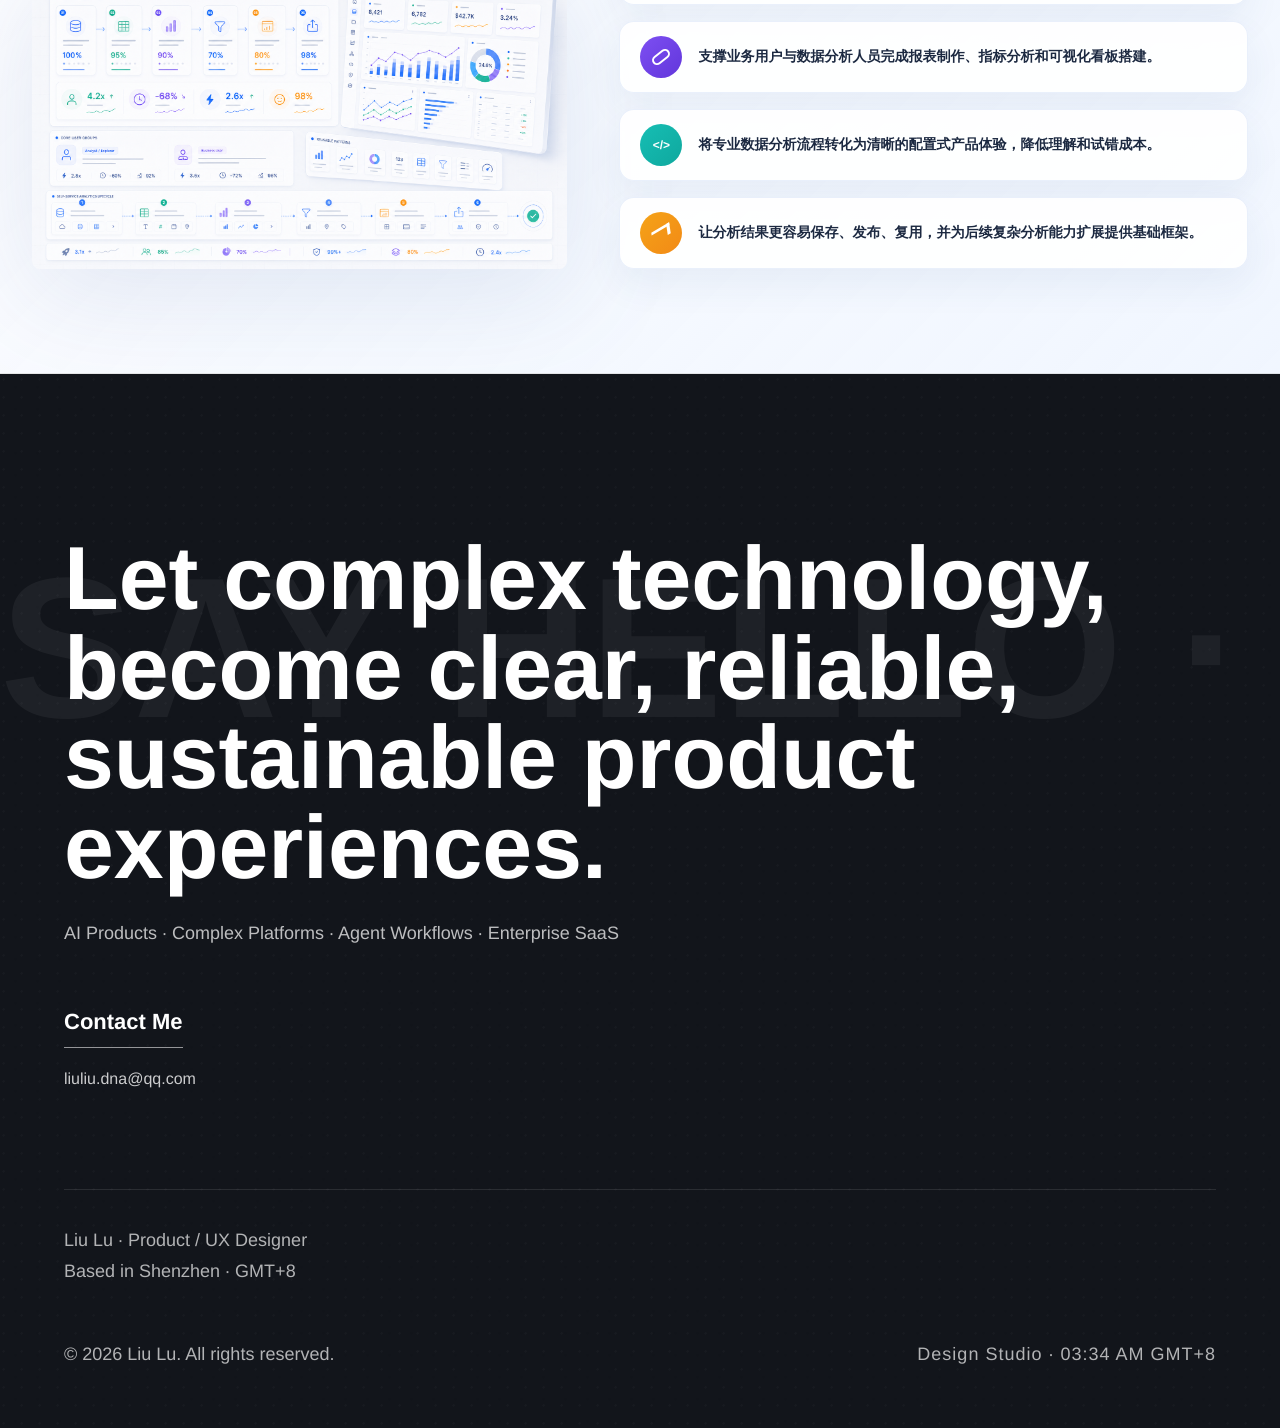
<file: projects/self-service-analytics/index.html>
<!DOCTYPE html>
<html lang="zh-CN">
  <head>
    <meta charset="UTF-8" />
    <meta name="viewport" content="width=device-width, initial-scale=1.0" />
    <title>Self-Service Analytics Tool｜自助分析工具</title>
    <meta
      name="description"
      content="Self-Service Analytics Tool 自助分析工具案例详情，展示数据选择、字段配置、图表生成、筛选分析、看板编排与发布管理的完整产品体验设计。"
    />
    <link rel="stylesheet" href="./style.css" />
    <link rel="stylesheet" href="../../components/site-nav.css" />
    <link rel="stylesheet" href="../../components/site-footer.css" />
    <script src="../../components/site-nav.js" defer></script>
    <script src="../../components/site-footer.js" defer></script>
  </head>
  <body>
    <div class="page-grid" aria-hidden="true"></div>

    <site-nav data-root="../../" data-home="../../index.html"></site-nav>

    <main>
      <section class="hero-section">
        <div class="container hero-layout">
          <div class="hero-copy reveal">
            <div class="detail-nav" aria-label="页面导航">
              <a class="back-link" href="../../index.html#projects">返回</a>
              <span class="breadcrumb-label">作品 / Self-Service Analytics Tool</span>
            </div>
            <h1>Self-Service Analytics</h1>
            <p class="hero-subtitle">自助分析工具</p>
            <p class="hero-summary">
              面向业务用户与数据分析人员的自助分析工具，支持用户基于平台内的数据资产完成数据选择、字段配置、图表生成、筛选分析、看板编排与发布管理。
            </p>
            <p class="hero-summary">
              项目目标是降低报表制作和数据分析门槛，让业务用户不依赖研发或专业数据人员，也能快速完成从数据选择到结果呈现的完整链路。
            </p>

            <div class="hero-metrics" aria-label="核心数据">
              <div>
                <strong>6</strong>
                <span>个核心分析环节</span>
              </div>
              <div>
                <strong>2</strong>
                <span>类核心用户</span>
              </div>
            </div>
          </div>

          <figure class="hero-image-card reveal">
            <img
              src="./assets/self-service-analytics-hero.png"
              alt="自助分析工具工作台概览，展示数据资产、图表配置、看板画布与发布入口"
            />
          </figure>
        </div>
      </section>

      <section class="case-section problem-section" id="project-background">
        <div class="container problem-layout">
          <div class="section-copy problem-intro reveal">
            <p class="section-kicker">01 项目背景</p>
            <h2>业务用户需要数据，但传统分析链路依赖太重</h2>
            <p>
              在云内部业务场景中，很多业务团队需要频繁查看指标、制作报表、搭建看板和分析数据变化。但传统分析流程通常依赖专业数据人员或研发支持，业务用户很难独立完成完整的数据分析任务。
            </p>
            <p>
              自助分析工具要解决的不是“生成图表”这一单点问题，而是让用户知道有哪些数据可用、字段代表什么、是否有权限使用、如何配置指标和维度、如何组织看板，以及分析结果如何被保存、发布和复用。
            </p>
            <p class="callout-text">核心问题：如何让业务用户用更低成本完成数据选择、图表配置、看板搭建和结果发布？</p>
          </div>

          <div class="problem-list reveal">
            <div><strong>数据选择成本高</strong><span>用户不知道应该选择哪个数据源，也不清楚字段含义、适用场景、权限状态和使用边界。</span></div>
            <div><strong>图表配置门槛高</strong><span>指标、维度、字段映射、筛选条件和图表类型之间关系复杂，业务用户容易配置错误。</span></div>
            <div><strong>看板搭建流程割裂</strong><span>从选择数据、生成图表、调整布局到发布看板，中间涉及多个步骤，缺少清晰路径。</span></div>
            <div><strong>分析结果难以复用</strong><span>报表和看板如果缺少统一管理、发布和权限机制，很难形成持续复用的数据消费能力。</span></div>
          </div>

          <figure class="problem-visual problem-image reveal" aria-label="自助分析从传统依赖流程转为用户自助完成流程的问题场景图">
            <img
              src="./assets/self-service-analytics-problem-scenario.png"
              alt="传统分析流程与自助分析流程的对比示意图"
            />
          </figure>
        </div>
      </section>

      <section class="case-section muted-section">
        <div class="container">
          <div class="section-head reveal">
            <p class="section-kicker">02 用户角色与关键任务</p>
            <h2>围绕不同用数成熟度，拆解分析链路中的关键任务</h2>
          </div>
          <div class="goal-grid">
            <article class="text-card reveal">
              <span>01</span>
              <h3>业务用户</h3>
              <p>快速找到可用数据，完成基础报表、指标分析和经营看板搭建，并通过筛选条件验证业务问题。</p>
            </article>
            <article class="text-card reveal">
              <span>02</span>
              <h3>数据分析人员</h3>
              <p>更灵活地配置字段、指标、维度、图表类型和筛选条件，沉淀标准分析模板，减少重复支持成本。</p>
            </article>
            <article class="text-card reveal">
              <span>03</span>
              <h3>管理者</h3>
              <p>通过稳定的看板和报表获得清晰判断，关注关键指标变化、异常趋势和团队可复用的数据入口。</p>
            </article>
            <article class="text-card reveal">
              <span>04</span>
              <h3>关键任务</h3>
              <p>从数据选择、字段配置、图表生成、筛选分析、看板编排到发布管理，形成完整任务闭环。</p>
            </article>
          </div>
        </div>
      </section>

      <section class="case-section challenge-section">
        <div class="container split-layout reverse">
          <figure class="challenge-image reveal" aria-label="自助分析工具设计挑战四象限示意图">
            <img
              src="./assets/self-service-analytics-challenge-overview.png"
              alt="自助分析工具设计挑战四象限示意图"
            />
          </figure>

          <div class="section-copy reveal">
            <p class="section-kicker">03 设计挑战</p>
            <h2>把专业分析能力转译成业务用户可完成的配置路径</h2>
            <p>
              自助分析的难点不在于把所有配置项展示出来，而在于让不同角色用合适的复杂度完成任务：业务用户需要默认路径和清晰反馈，分析人员需要灵活配置，管理者需要可信、可复用的结果。
            </p>
            <ul class="dense-list">
              <li>将数据源、字段、指标、维度、筛选器等专业概念转译为业务用户能理解的界面语言。</li>
              <li>在自由度与易用性之间取得平衡，让常见任务有默认路径，专业用户仍可进入高级配置。</li>
              <li>建立数据源、图表、组件、看板之间的关系，支持布局调整、筛选联动和发布管理。</li>
              <li>让字段、配置、筛选和发布状态都可验证，帮助用户快速定位错误配置项。</li>
            </ul>
          </div>
        </div>
      </section>

      <section class="case-section muted-section ia-section">
        <div class="container split-layout">
          <div class="section-copy reveal">
            <p class="section-kicker">04 信息架构设计</p>
            <h2>围绕数据选择、图表配置、看板编排、预览发布展开</h2>
            <p>
              Self-Service Analytics Tool 的信息架构不是单纯“画图表”，而是从数据选择到分析结果发布的完整链路。用户需要先找到可信数据，再理解字段和口径，随后配置指标、维度、图表和筛选条件，最后将结果组织为可阅读、可复用的看板。
            </p>
            <div class="ia-list">
              <span>数据源选择</span>
              <span>字段配置</span>
              <span>图表生成</span>
              <span>筛选分析</span>
              <span>看板编排</span>
              <span>发布管理</span>
              <span>权限状态</span>
              <span>更新记录</span>
            </div>
            <p class="callout-text">对象模型：Data Source + Field + Metric + Dimension + Chart + Filter + Dashboard + Publish</p>
          </div>

          <figure class="ia-visual reveal">
            <img
              src="./assets/self-service-analytics-information-architecture.png"
              alt="自助分析工具信息架构与对象模型图"
            />
          </figure>
        </div>
      </section>

      <section class="case-section muted-section workflow-section">
        <div class="container">
          <div class="section-head reveal">
            <p class="section-kicker">05 核心方案 1｜数据源与字段选择</p>
            <h2>让用户理解哪些数据可用、字段代表什么、是否有权限使用</h2>
          </div>
          <figure class="workflow-image reveal">
            <img
              src="./assets/self-service-analytics-data-field-selection.png"
              alt="数据源与字段选择界面，展示数据源列表、字段说明、字段示例和权限状态"
            />
          </figure>
          <div class="support-grid">
            <article class="text-card reveal">
              <h3>数据选择先解释，再配置</h3>
              <p>数据选择是自助分析的起点。页面需要同时呈现数据源分类、字段类型、字段说明、字段示例、可用状态和权限状态，帮助用户判断数据是否适合当前问题。</p>
            </article>
            <article class="text-card reveal">
              <h3>降低选错字段的返工成本</h3>
              <p>通过指标口径、维度说明、字段可用性和示例值，让业务用户在生成图表前先理解字段含义，减少因选错字段导致的配置失败。</p>
            </article>
          </div>
        </div>
      </section>

      <section class="case-section config-section">
        <div class="container split-layout">
          <div class="section-copy reveal">
            <p class="section-kicker">06 核心方案 2｜图表配置与筛选联动</p>
            <h2>把复杂配置拆成用户能理解、能验证的分组</h2>
            <p>
              图表配置是用户从数据进入可视化结果的关键步骤。配置面板需要让用户知道字段放在哪里、图表为什么这样变化、配置是否有效，并通过实时预览减少盲目试错。
            </p>
            <p>
              筛选器决定用户如何进一步分析数据。全局筛选器、组件筛选器、时间范围、条件过滤、筛选联动和结果反馈需要保持可解释，避免因筛选范围不清造成分析误解。
            </p>
            <div class="config-type-grid">
              <span>图表类型选择、指标配置、维度配置</span>
              <span>字段映射、排序规则、样式配置</span>
              <span>全局筛选器、组件筛选器、时间范围</span>
              <span>筛选联动、作用范围、结果反馈</span>
              <span>实时预览、配置校验、异常定位</span>
            </div>
          </div>

          <figure class="config-product reveal" aria-label="自助分析工具图表配置面板界面图">
            <img
              src="./assets/self-service-analytics-chart-config-panel.png"
              alt="图表配置面板，展示图表类型、指标维度、字段映射、筛选条件和实时预览"
            />
          </figure>
        </div>
      </section>

      <section class="case-section muted-section debug-section">
        <div class="container split-layout reverse">
          <figure class="debug-product-image reveal" aria-label="自助分析工具看板编排与发布管理界面图">
            <img
              src="./assets/self-service-analytics-dashboard-publish.png"
              alt="看板编排与发布管理界面，展示组件库、看板画布、筛选器、权限设置和发布状态"
            />
          </figure>

          <div class="section-copy reveal">
            <p class="section-kicker">07 核心方案 3｜看板编排与发布管理</p>
            <h2>让分析结果从个人配置变成团队可复用内容</h2>
            <p>
              看板编排用于将多个图表组合成可阅读、可复用的分析页面，并保持布局、筛选和发布状态清晰。发布管理则让分析结果从个人草稿进入团队消费场景。
            </p>
            <ul class="dense-list">
              <li>通过组件库、字段入口和画布布局，让用户从单个图表自然过渡到完整看板。</li>
              <li>在看板层支持全局筛选器、组件筛选器和筛选联动，明确每个条件影响哪些图表。</li>
              <li>区分草稿、预览、已发布和更新记录，让用户知道内容是否已经对他人可见。</li>
              <li>在发布前确认权限设置、可见范围和影响对象，支持团队持续复用分析结果。</li>
            </ul>
          </div>
        </div>
      </section>

      <section class="case-section">
        <div class="container split-layout">
          <div class="section-copy reveal">
            <p class="section-kicker">08 关键设计决策</p>
            <h2>用默认路径承接大多数任务，用高级能力覆盖复杂场景</h2>
            <p>
              关键决策是把自助分析拆成稳定路径，而不是把所有专业能力平铺给用户。常见任务用默认配置快速生成结果，高级配置则在需要时展开，避免普通用户被复杂度打断。
            </p>
            <div class="error-taxonomy">
              <span>默认模板优先</span>
              <span>字段解释前置</span>
              <span>配置分组稳定</span>
              <span>实时预览反馈</span>
              <span>筛选范围可见</span>
              <span>错误定位到项</span>
              <span>发布状态明确</span>
              <span>团队权限可控</span>
            </div>
          </div>

          <figure class="diagram-card error-visual reveal" aria-label="自助分析工具关键设计决策图">
            <img
              src="./assets/self-service-analytics-design-decisions.png"
              alt="关键设计决策图，展示默认路径、字段解释、配置反馈、筛选范围和发布控制"
            />
          </figure>
        </div>
      </section>

      <section class="case-section outcome-section">
        <div class="container outcome-layout">
          <figure class="outcome-visual reveal" aria-label="自助分析工具项目成果总结图">
            <img
              src="./assets/self-service-analytics-outcome-summary.png"
              alt="项目成果总结图，展示 6 个核心环节、2 类核心用户、完整链路和可复用设计模式"
            />
          </figure>

          <div class="section-copy outcome-copy reveal">
            <p class="section-kicker outcome-kicker"><span aria-hidden="true"></span>09 项目价值与成果</p>
            <h2>让数据从平台资产<span class="outcome-title-tail">转化为<em>业务决策能力</em></span></h2>
            <p>
              对用户，产品降低了报表制作和看板搭建门槛，减少对研发或专业数据人员的依赖；对业务，提升了数据资产的使用效率，支撑业务分析、指标监控和经营看板场景；对平台，沉淀了字段配置、图表配置、筛选器、看板布局和发布管理等通用设计模式。
            </p>
            <ul class="outcome-value-list">
              <li><span class="value-mark mark-layers" aria-hidden="true"></span>覆盖数据选择、字段配置、图表生成、筛选分析、看板编排、发布管理等 6 个核心环节。</li>
              <li><span class="value-mark mark-link" aria-hidden="true"></span>支撑业务用户与数据分析人员完成报表制作、指标分析和可视化看板搭建。</li>
              <li><span class="value-mark mark-code" aria-hidden="true"></span>将专业数据分析流程转化为清晰的配置式产品体验，降低理解和试错成本。</li>
              <li><span class="value-mark mark-trend" aria-hidden="true"></span>让分析结果更容易保存、发布、复用，并为后续复杂分析能力扩展提供基础框架。</li>
            </ul>
          </div>
        </div>
      </section>
    </main>

    <site-footer></site-footer>

    <script>
      (() => {
        const revealItems = document.querySelectorAll(".reveal");

        const observer = new IntersectionObserver(
          (entries) => {
            entries.forEach((entry) => {
              if (entry.isIntersecting) {
                entry.target.classList.add("visible");
                observer.unobserve(entry.target);
              }
            });
          },
          { threshold: 0.12 }
        );

        revealItems.forEach((item) => observer.observe(item));
      })();
    </script>
  </body>
</html>
</file>
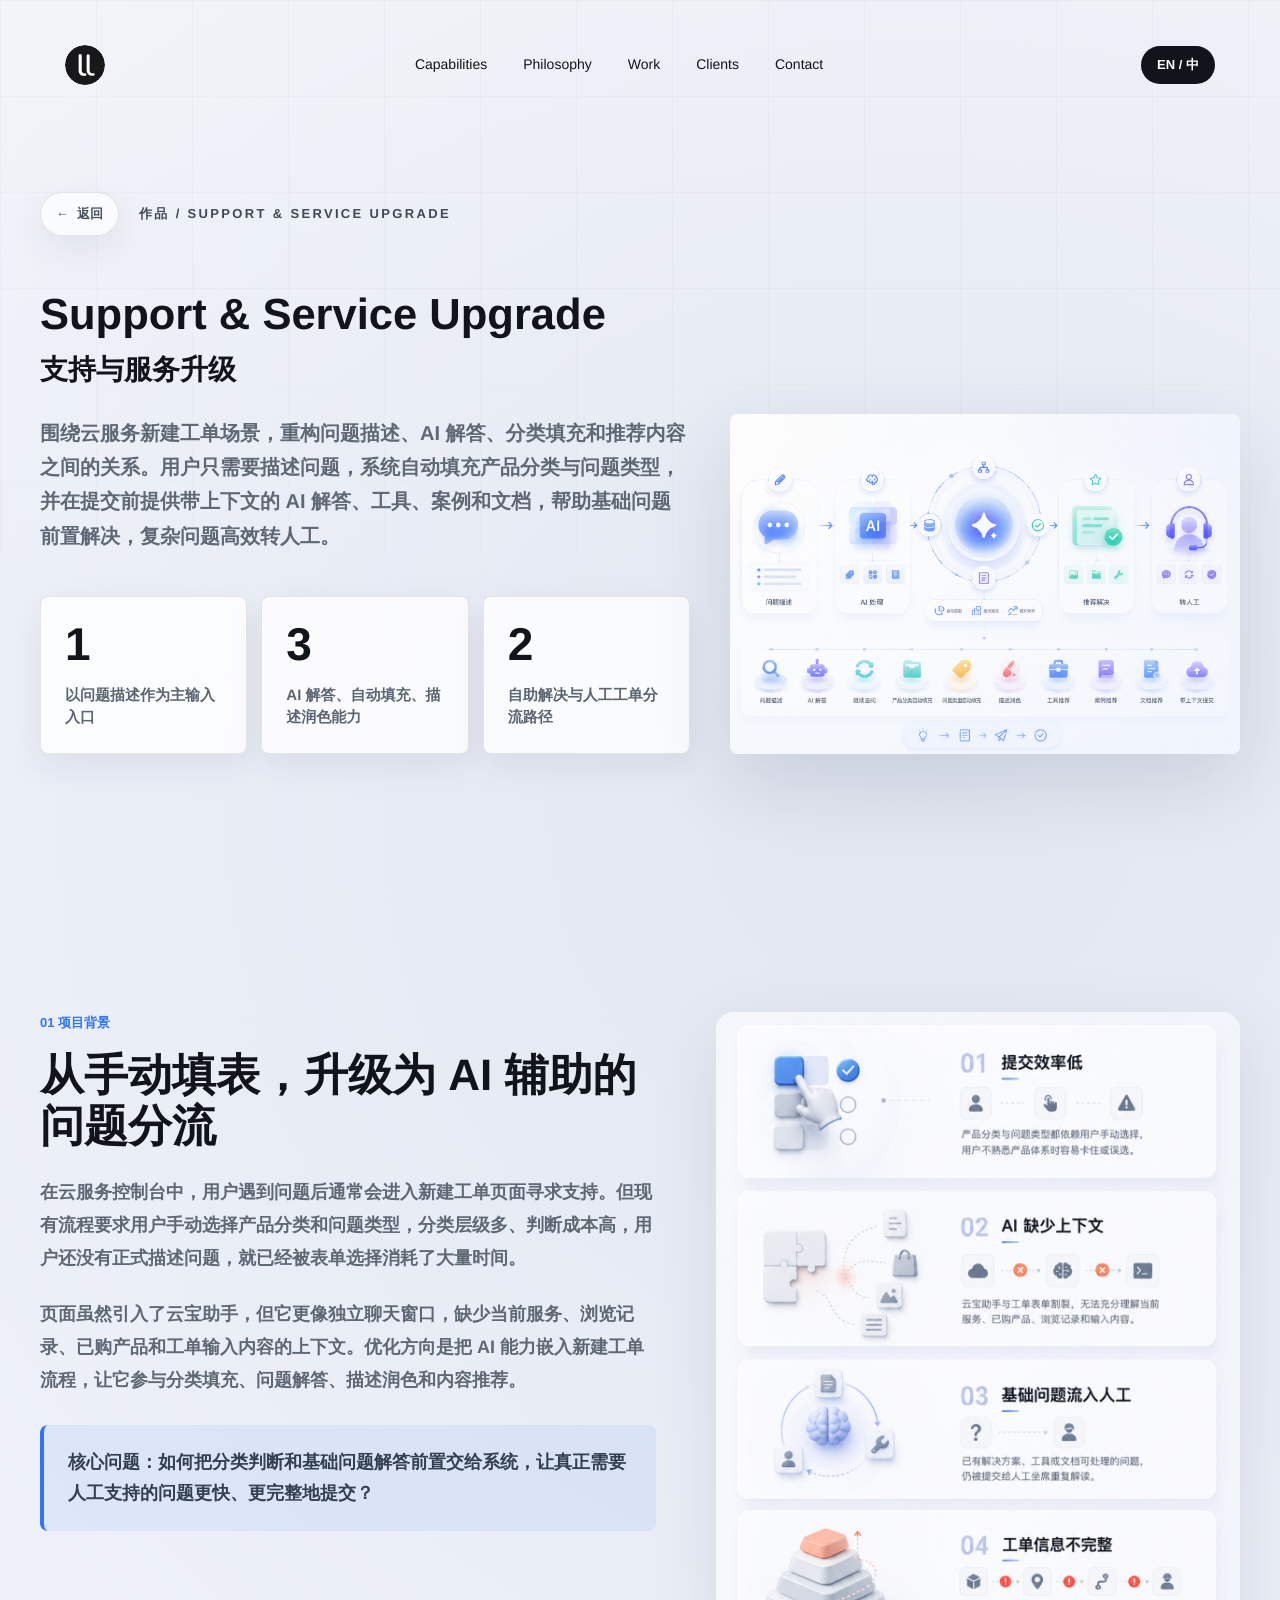
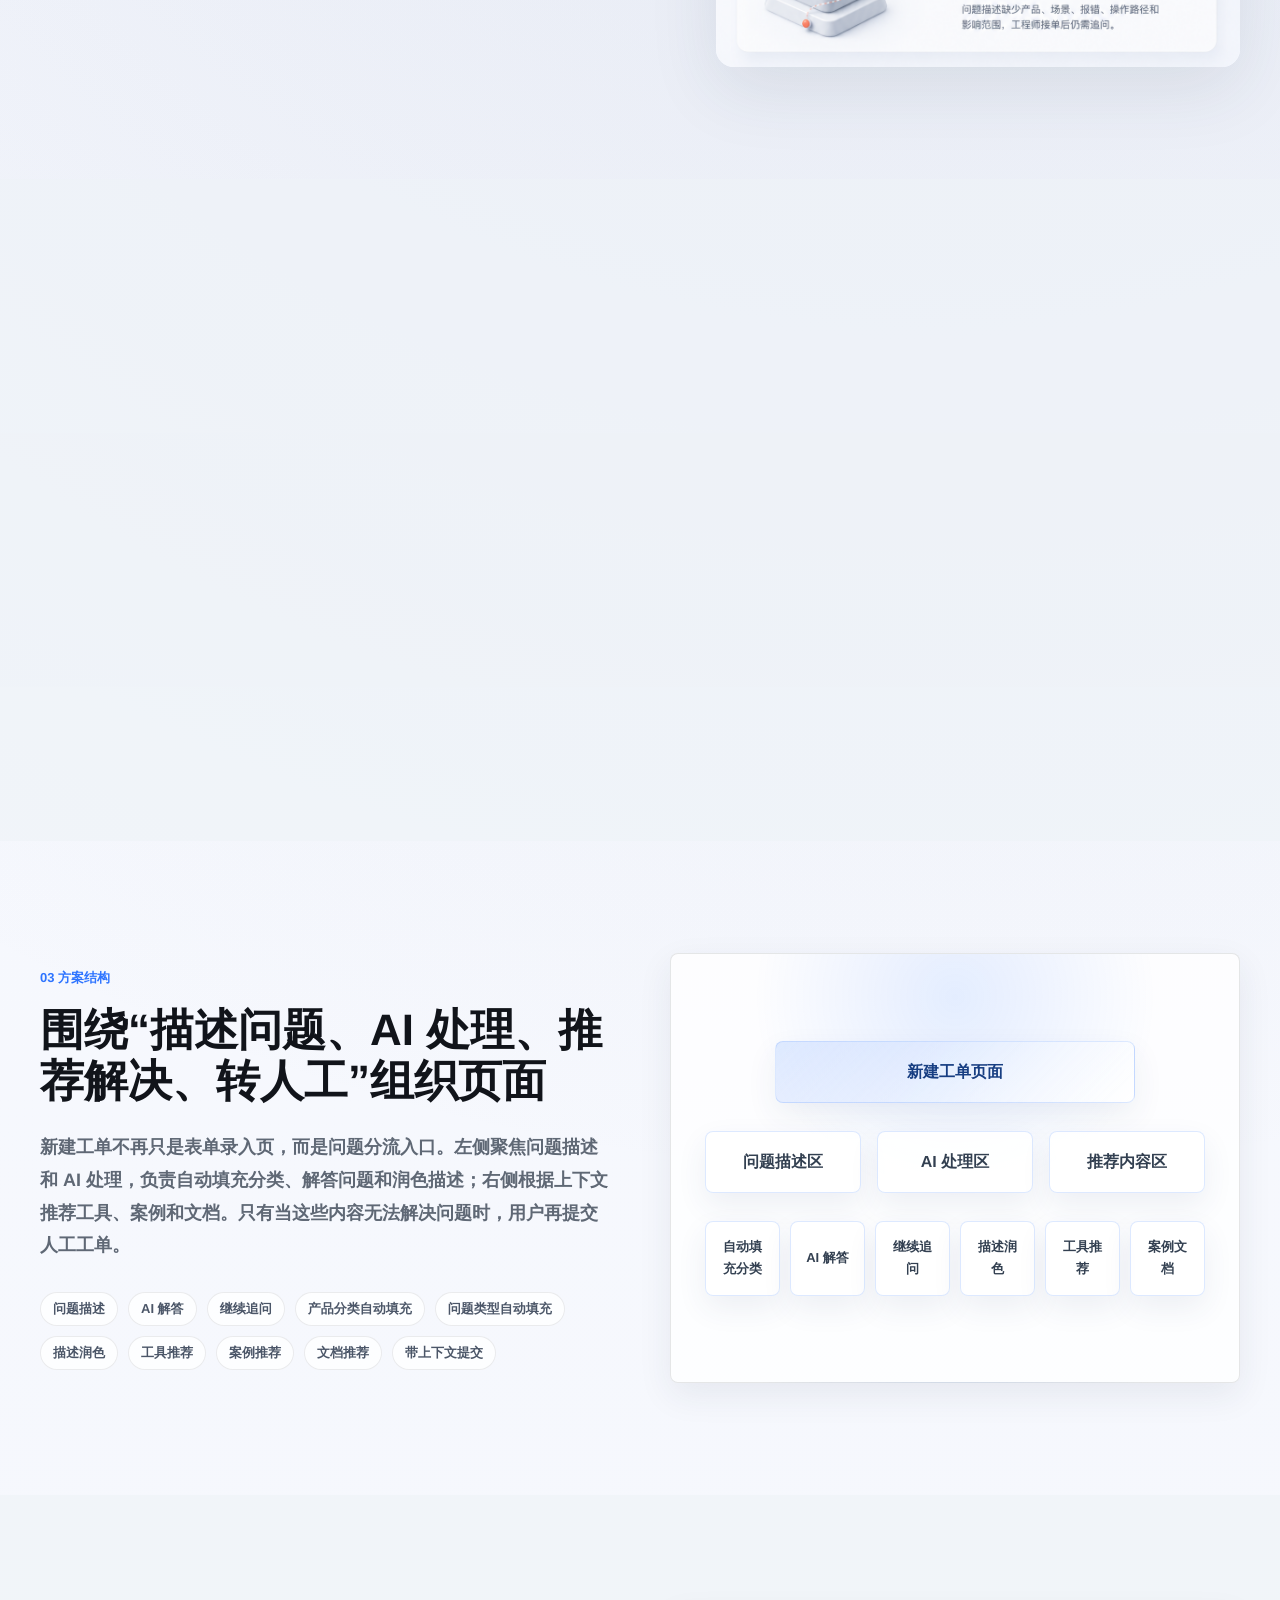
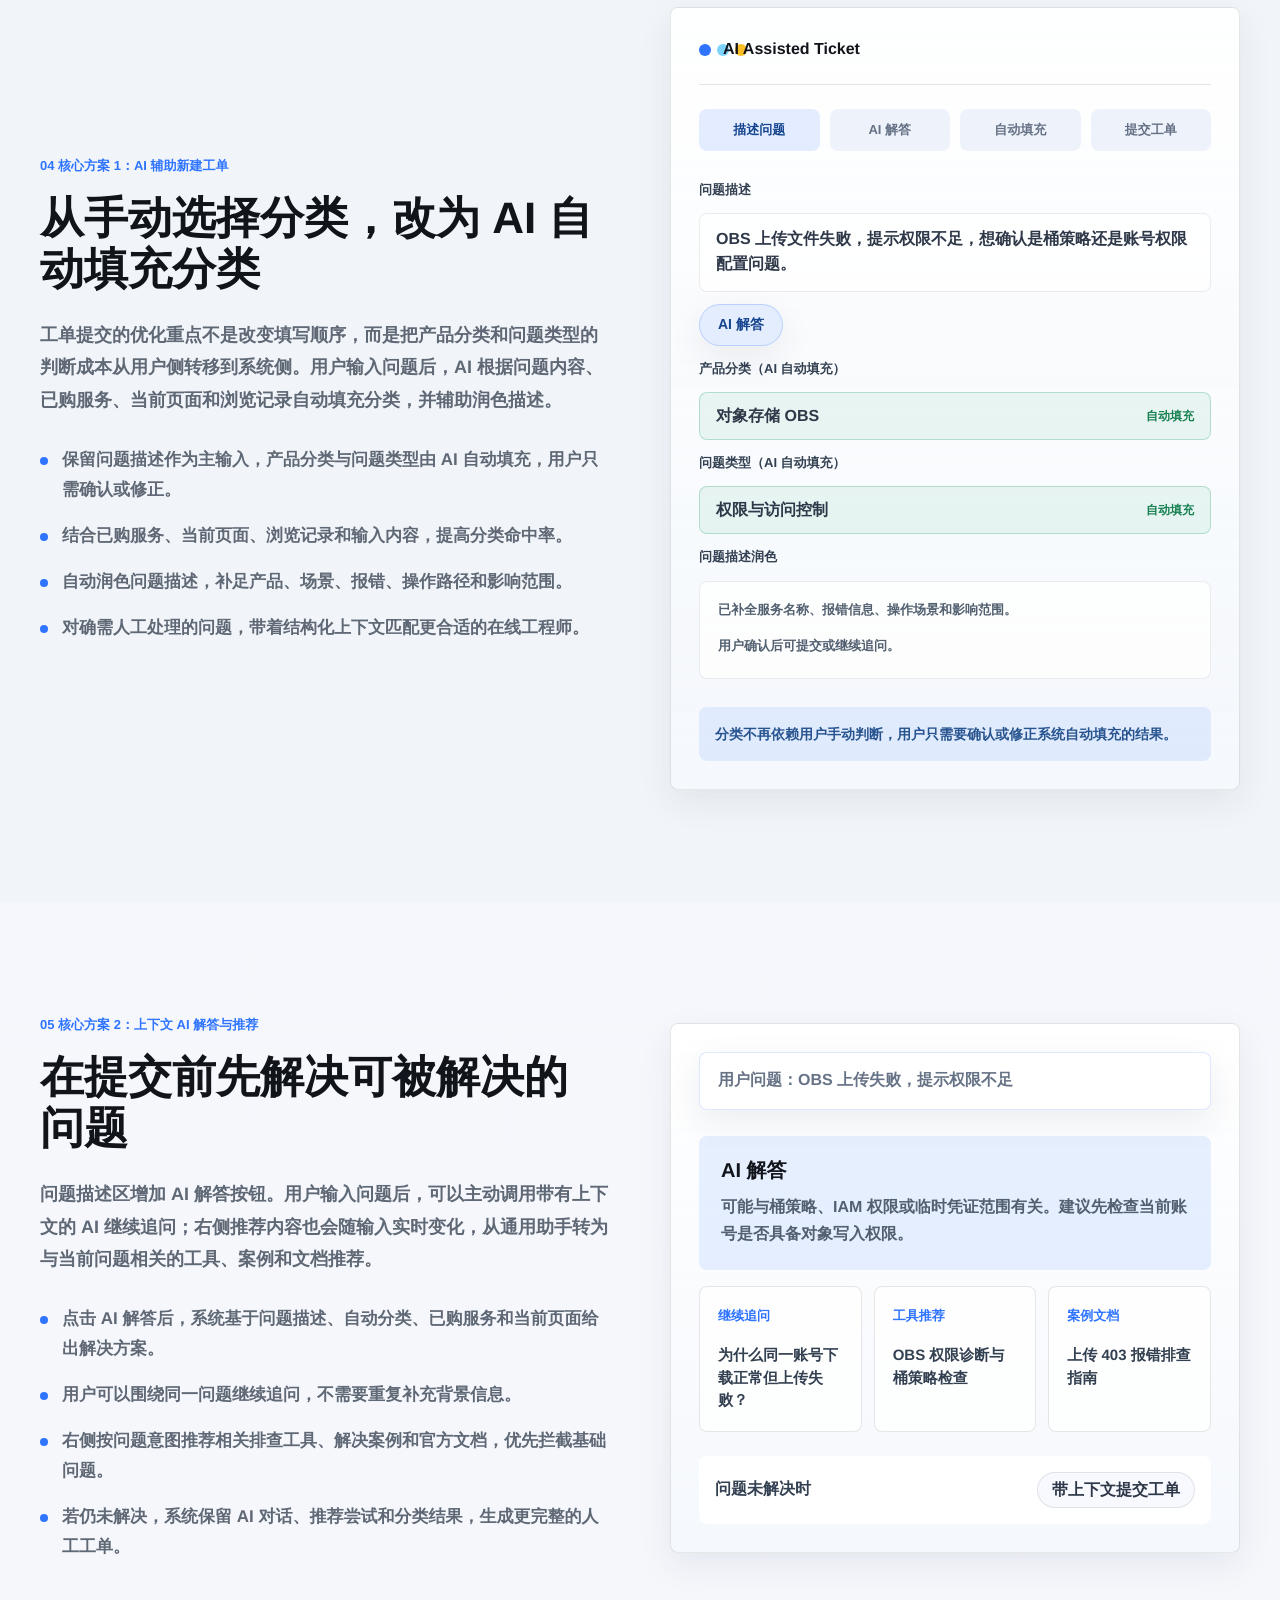
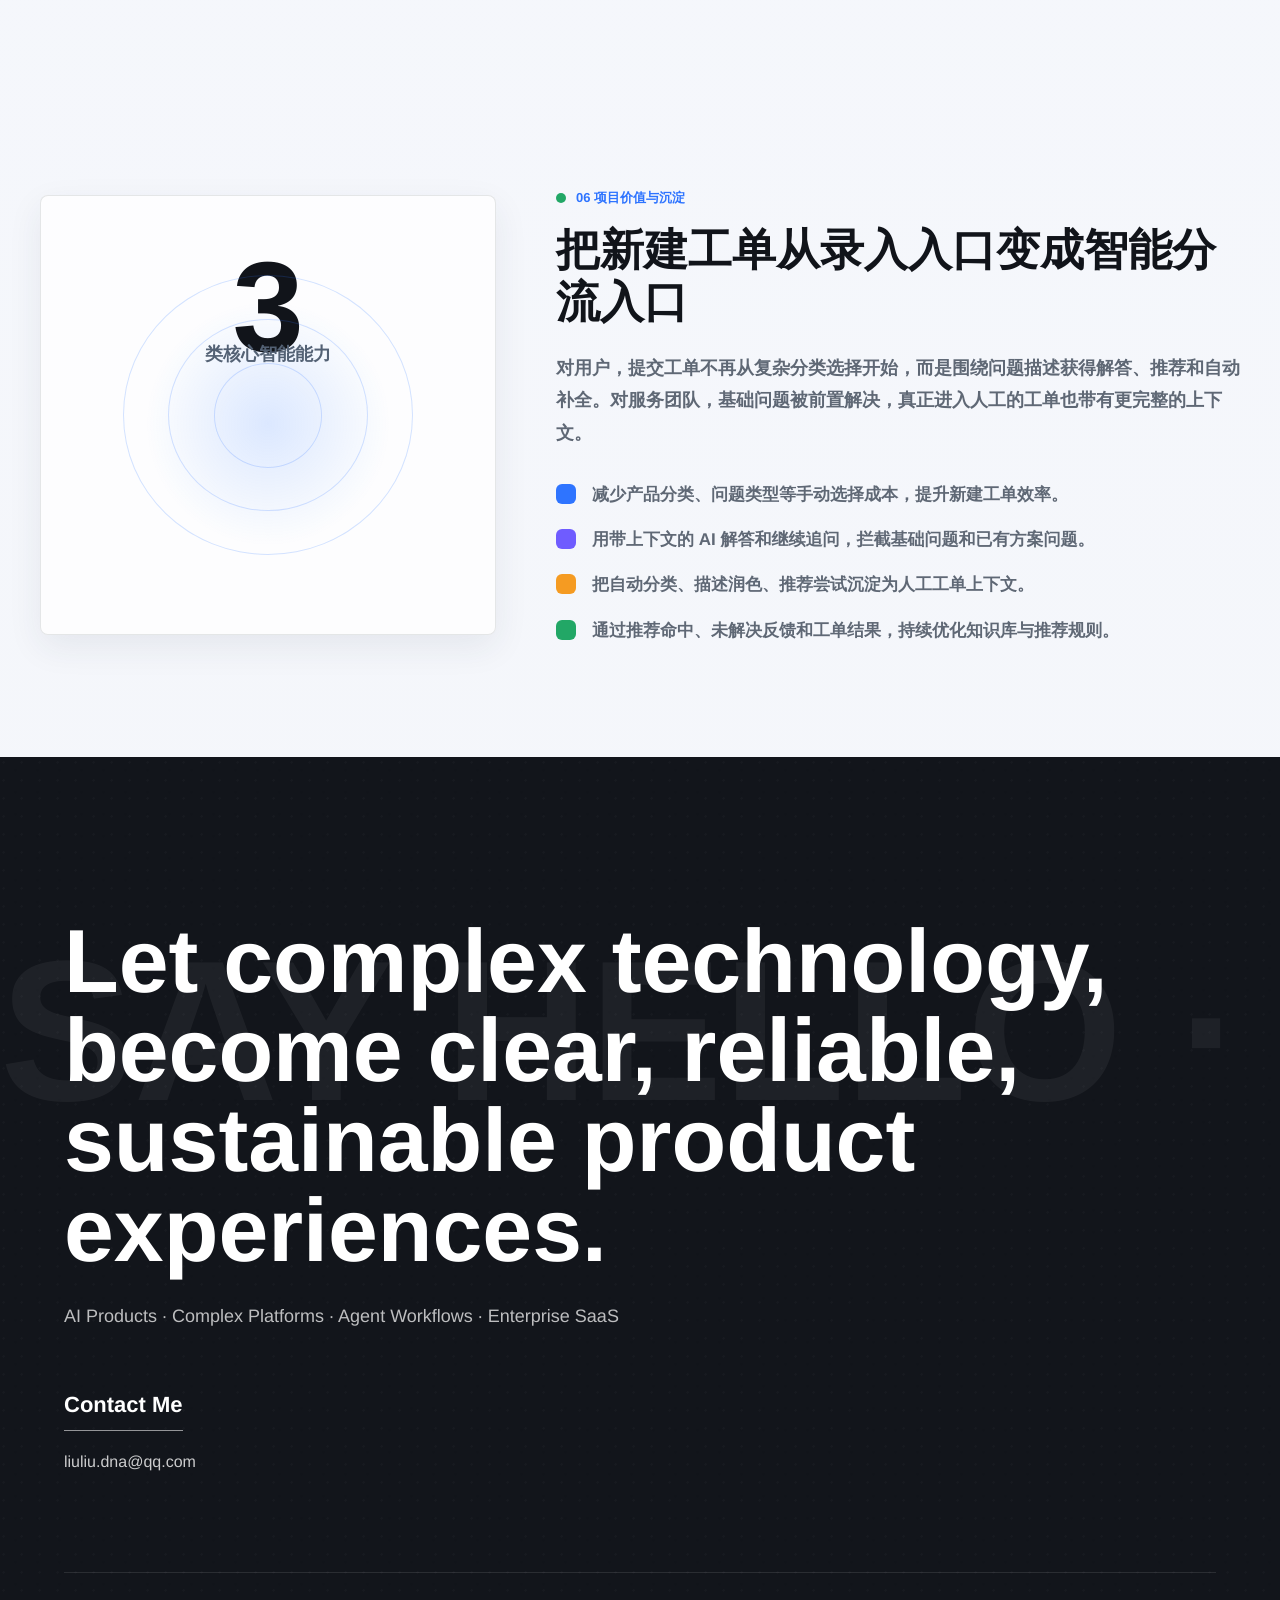
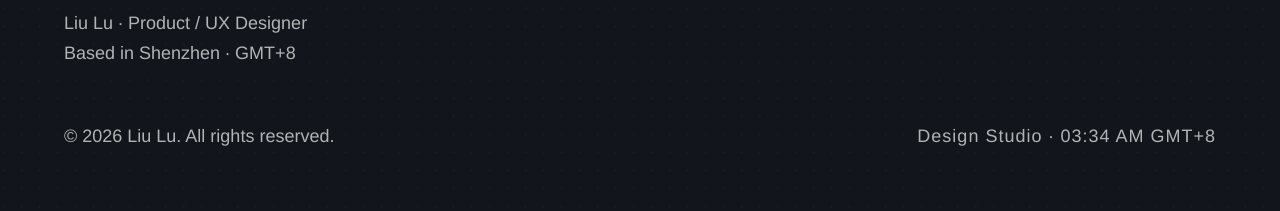
<file: projects/support-service-upgrade/index.html>
<!DOCTYPE html>
<html lang="zh-CN">
  <head>
    <meta charset="UTF-8" />
    <meta name="viewport" content="width=device-width, initial-scale=1.0" />
    <title>Support &amp; Service Upgrade｜支持与服务升级</title>
    <meta
      name="description"
      content="Support & Service Upgrade 支持与服务新建工单优化案例，展示 AI 自动填充分类、上下文解答、个性化推荐和高质量转人工的体验设计。"
    />
    <link rel="stylesheet" href="./style.css" />
    <link rel="stylesheet" href="../../components/site-nav.css" />
    <link rel="stylesheet" href="../../components/site-footer.css" />
    <script src="../../components/site-nav.js" defer></script>
    <script src="../../components/site-footer.js" defer></script>
  </head>
  <body>
    <div class="page-grid" aria-hidden="true"></div>

    <site-nav data-root="../../" data-home="../../index.html"></site-nav>

    <main>
      <section class="hero-section">
        <div class="container hero-layout">
          <div class="hero-copy reveal">
            <div class="detail-nav" aria-label="页面导航">
              <a class="back-link" href="../../index.html#projects">返回</a>
              <span class="breadcrumb-label">作品 / Support & Service Upgrade</span>
            </div>
            <h1>Support &amp; Service Upgrade</h1>
            <p class="hero-subtitle">支持与服务升级</p>
            <p class="hero-summary">
              围绕云服务新建工单场景，重构问题描述、AI 解答、分类填充和推荐内容之间的关系。用户只需要描述问题，系统自动填充产品分类与问题类型，并在提交前提供带上下文的 AI 解答、工具、案例和文档，帮助基础问题前置解决，复杂问题高效转人工。
            </p>

            <div class="hero-metrics" aria-label="核心设计范围">
              <div>
                <strong>1</strong>
                <span>以问题描述作为主输入入口</span>
              </div>
              <div>
                <strong>3</strong>
                <span>AI 解答、自动填充、描述润色能力</span>
              </div>
              <div>
                <strong>2</strong>
                <span>自助解决与人工工单分流路径</span>
              </div>
            </div>
          </div>

          <figure class="hero-image-card reveal">
            <img
              src="./assets/ai-process-recommendation-flow.png"
              alt="AI 处理与推荐解决流程图，展示问题描述、AI 处理、推荐解决和转人工路径"
            />
          </figure>
        </div>
      </section>

      <section class="case-section problem-section" id="project-background">
        <div class="container problem-layout">
          <div class="section-copy problem-intro reveal">
            <p class="section-kicker">01 项目背景</p>
            <h2>从手动填表，升级为 AI 辅助的问题分流</h2>
            <p>
              在云服务控制台中，用户遇到问题后通常会进入新建工单页面寻求支持。但现有流程要求用户手动选择产品分类和问题类型，分类层级多、判断成本高，用户还没有正式描述问题，就已经被表单选择消耗了大量时间。
            </p>
            <p>
              页面虽然引入了云宝助手，但它更像独立聊天窗口，缺少当前服务、浏览记录、已购产品和工单输入内容的上下文。优化方向是把 AI 能力嵌入新建工单流程，让它参与分类填充、问题解答、描述润色和内容推荐。
            </p>
            <p class="callout-text">核心问题：如何把分类判断和基础问题解答前置交给系统，让真正需要人工支持的问题更快、更完整地提交？</p>
          </div>

          <figure class="problem-image-card reveal">
            <img
              src="./assets/problem-overview.png"
              alt="新建工单当前问题概览：提交效率低、AI 缺少上下文、基础问题流入人工、工单信息不完整"
            />
          </figure>
        </div>
      </section>

      <section class="case-section muted-section">
        <div class="container">
          <div class="section-head reveal">
            <p class="section-kicker">02 设计目标</p>
            <h2>让真正的问题更快提交，让已知问题更少进工单</h2>
          </div>
          <div class="goal-grid">
            <article class="text-card reveal">
              <span>01</span>
              <h3>自动填充分类</h3>
              <p>根据问题内容、已购服务、当前页面和浏览记录，自动填充产品分类与问题类型。</p>
            </article>
            <article class="text-card reveal">
              <span>02</span>
              <h3>提交前 AI 解答</h3>
              <p>在问题描述区增加 AI 解答按钮，帮助用户先尝试解决基础问题和常见问题。</p>
            </article>
            <article class="text-card reveal">
              <span>03</span>
              <h3>个性化推荐</h3>
              <p>按用户正在使用的云服务和输入内容，实时推荐相关工具、案例和文档。</p>
            </article>
            <article class="text-card reveal">
              <span>04</span>
              <h3>高质量转人工</h3>
              <p>AI 无法解决时，带着分类、描述、推荐尝试和上下文提交给匹配的在线工程师。</p>
            </article>
          </div>
        </div>
      </section>

      <section class="case-section">
        <div class="container split-layout">
          <div class="section-copy reveal">
            <p class="section-kicker">03 方案结构</p>
            <h2>围绕“描述问题、AI 处理、推荐解决、转人工”组织页面</h2>
            <p>
              新建工单不再只是表单录入页，而是问题分流入口。左侧聚焦问题描述和 AI 处理，负责自动填充分类、解答问题和润色描述；右侧根据上下文推荐工具、案例和文档。只有当这些内容无法解决问题时，用户再提交人工工单。
            </p>
            <div class="ia-list">
              <span>问题描述</span>
              <span>AI 解答</span>
              <span>继续追问</span>
              <span>产品分类自动填充</span>
              <span>问题类型自动填充</span>
              <span>描述润色</span>
              <span>工具推荐</span>
              <span>案例推荐</span>
              <span>文档推荐</span>
              <span>带上下文提交</span>
            </div>
          </div>

          <div class="service-map reveal" aria-label="支持与服务信息架构图">
            <div class="map-node map-node-strong">新建工单页面</div>
            <div class="map-row">
              <div class="map-node">问题描述区</div>
              <div class="map-node">AI 处理区</div>
              <div class="map-node">推荐内容区</div>
            </div>
            <div class="map-row map-row-wide">
              <span>自动填充分类</span>
              <span>AI 解答</span>
              <span>继续追问</span>
              <span>描述润色</span>
              <span>工具推荐</span>
              <span>案例文档</span>
            </div>
          </div>
        </div>
      </section>

      <section class="case-section muted-section ticket-section">
        <div class="container split-layout reverse">
          <div class="ticket-panel reveal" aria-label="新建工单流程界面示意">
            <div class="panel-header">
              <span></span>
              <strong>AI Assisted Ticket</strong>
            </div>
            <div class="stepper">
              <span class="active">描述问题</span>
              <span>AI 解答</span>
              <span>自动填充</span>
              <span>提交工单</span>
            </div>
            <div class="form-preview">
              <label>问题描述</label>
              <div class="select-row multi-line">OBS 上传文件失败，提示权限不足，想确认是桶策略还是账号权限配置问题。</div>
              <button class="ai-answer-button" type="button">AI 解答</button>
              <label>产品分类（AI 自动填充）</label>
              <div class="select-row auto-filled">对象存储 OBS</div>
              <label>问题类型（AI 自动填充）</label>
              <div class="select-row auto-filled">权限与访问控制</div>
              <label>问题描述润色</label>
              <div class="text-lines">
                <span>已补全服务名称、报错信息、操作场景和影响范围。</span>
                <span class="short">用户确认后可提交或继续追问。</span>
              </div>
            </div>
            <div class="panel-note">分类不再依赖用户手动判断，用户只需要确认或修正系统自动填充的结果。</div>
          </div>

          <div class="section-copy reveal">
            <p class="section-kicker">04 核心方案 1：AI 辅助新建工单</p>
            <h2>从手动选择分类，改为 AI 自动填充分类</h2>
            <p>
              工单提交的优化重点不是改变填写顺序，而是把产品分类和问题类型的判断成本从用户侧转移到系统侧。用户输入问题后，AI 根据问题内容、已购服务、当前页面和浏览记录自动填充分类，并辅助润色描述。
            </p>
            <ul class="dense-list">
              <li>保留问题描述作为主输入，产品分类与问题类型由 AI 自动填充，用户只需确认或修正。</li>
              <li>结合已购服务、当前页面、浏览记录和输入内容，提高分类命中率。</li>
              <li>自动润色问题描述，补足产品、场景、报错、操作路径和影响范围。</li>
              <li>对确需人工处理的问题，带着结构化上下文匹配更合适的在线工程师。</li>
            </ul>
          </div>
        </div>
      </section>

      <section class="case-section self-service-section">
        <div class="container split-layout">
          <div class="section-copy reveal">
            <p class="section-kicker">05 核心方案 2：上下文 AI 解答与推荐</p>
            <h2>在提交前先解决可被解决的问题</h2>
            <p>
              问题描述区增加 AI 解答按钮。用户输入问题后，可以主动调用带有上下文的 AI 继续追问；右侧推荐内容也会随输入实时变化，从通用助手转为与当前问题相关的工具、案例和文档推荐。
            </p>
            <ul class="dense-list">
              <li>点击 AI 解答后，系统基于问题描述、自动分类、已购服务和当前页面给出解决方案。</li>
              <li>用户可以围绕同一问题继续追问，不需要重复补充背景信息。</li>
              <li>右侧按问题意图推荐相关排查工具、解决案例和官方文档，优先拦截基础问题。</li>
              <li>若仍未解决，系统保留 AI 对话、推荐尝试和分类结果，生成更完整的人工工单。</li>
            </ul>
          </div>

          <div class="knowledge-panel reveal" aria-label="自助服务界面示意">
            <div class="search-box">用户问题：OBS 上传失败，提示权限不足</div>
            <div class="answer-card featured">
              <strong>AI 解答</strong>
              <span>可能与桶策略、IAM 权限或临时凭证范围有关。建议先检查当前账号是否具备对象写入权限。</span>
            </div>
            <div class="answer-grid">
              <div><strong>继续追问</strong><span>为什么同一账号下载正常但上传失败？</span></div>
              <div><strong>工具推荐</strong><span>OBS 权限诊断与桶策略检查</span></div>
              <div><strong>案例文档</strong><span>上传 403 报错排查指南</span></div>
            </div>
            <div class="feedback-bar">
              <span>问题未解决时</span>
              <button type="button">带上下文提交工单</button>
            </div>
          </div>
        </div>
      </section>

      <section class="case-section outcome-section">
        <div class="container outcome-layout">
          <div class="outcome-visual reveal" aria-label="项目价值总结">
            <div class="outcome-number">3</div>
            <p>类核心智能能力</p>
            <div class="outcome-rings">
              <span></span>
              <span></span>
              <span></span>
            </div>
          </div>

          <div class="section-copy outcome-copy reveal">
            <p class="section-kicker outcome-kicker"><span aria-hidden="true"></span>06 项目价值与沉淀</p>
            <h2>把新建工单从录入入口变成智能分流入口</h2>
            <p>
              对用户，提交工单不再从复杂分类选择开始，而是围绕问题描述获得解答、推荐和自动补全。对服务团队，基础问题被前置解决，真正进入人工的工单也带有更完整的上下文。
            </p>
            <ul class="outcome-value-list">
              <li><span class="value-mark mark-layers" aria-hidden="true"></span>减少产品分类、问题类型等手动选择成本，提升新建工单效率。</li>
              <li><span class="value-mark mark-link" aria-hidden="true"></span>用带上下文的 AI 解答和继续追问，拦截基础问题和已有方案问题。</li>
              <li><span class="value-mark mark-code" aria-hidden="true"></span>把自动分类、描述润色、推荐尝试沉淀为人工工单上下文。</li>
              <li><span class="value-mark mark-trend" aria-hidden="true"></span>通过推荐命中、未解决反馈和工单结果，持续优化知识库与推荐规则。</li>
            </ul>
          </div>
        </div>
      </section>
    </main>

    <site-footer data-root="../../" data-home="../../index.html"></site-footer>

    <script>
      (() => {
        const revealItems = document.querySelectorAll(".reveal");

        const observer = new IntersectionObserver(
          (entries) => {
            entries.forEach((entry) => {
              if (entry.isIntersecting) {
                entry.target.classList.add("visible");
                observer.unobserve(entry.target);
              }
            });
          },
          { threshold: 0.12 }
        );

        revealItems.forEach((item) => observer.observe(item));
      })();
    </script>
  </body>
</html>
</file>
<file: capabilities/detail.css>
:root {
  --ink: #12151b;
  --ivory: #eff1f4;
  --muted: #666d79;
  --glass: rgba(255, 255, 255, 0.82);
  --glass-border: rgba(18, 21, 27, 0.11);
  --amber: #3b4350;
  --shadow-sm: 0 4px 16px rgba(22, 27, 35, 0.05);
  --shadow-lg: 0 24px 72px rgba(22, 27, 35, 0.1);
  --inner-glow: inset 0 1px 0 rgba(255, 255, 255, 0.8);
  --font-heading: "Noto Sans SC", "PingFang SC", "Microsoft YaHei", "Helvetica Neue", Arial, sans-serif;
  --font-body: "Noto Sans SC", "PingFang SC", "Microsoft YaHei", "Helvetica Neue", Arial, sans-serif;
  --radius-lg: 24px;
  --radius-full: 999px;
  --container: 1200px;
  --ease: cubic-bezier(0.16, 1, 0.3, 1);
}

*,
*::before,
*::after {
  box-sizing: border-box;
}

html {
  scroll-behavior: smooth;
}

body {
  margin: 0;
  font-family: var(--font-body);
  background: radial-gradient(circle at 20% 10%, #f6f7f9 0%, var(--ivory) 48%, #eceff3 100%);
  color: var(--muted);
  line-height: 1.7;
  overflow-x: hidden;
  -webkit-font-smoothing: antialiased;
}

h1,
h2,
h3,
h4 {
  margin: 0;
  font-family: var(--font-heading);
  color: var(--ink);
  line-height: 1.1;
}

p,
li {
  margin: 0;
}

a {
  color: inherit;
  text-decoration: none;
}

img {
  display: block;
  max-width: 100%;
}

.mesh-bg {
  position: fixed;
  inset: 0;
  z-index: 0;
  pointer-events: none;
  overflow: hidden;
}

.mesh-blob {
  position: absolute;
  border-radius: 50%;
  filter: blur(90px);
  opacity: 0.24;
  animation: float 20s ease-in-out infinite;
  will-change: transform;
}

.blob-1 {
  width: 680px;
  height: 680px;
  background: radial-gradient(circle, #dfe3e9, transparent 70%);
  top: -12%;
  left: -12%;
}

.blob-2 {
  width: 560px;
  height: 560px;
  background: radial-gradient(circle, #d3d9e1, transparent 70%);
  top: 38%;
  right: -14%;
  animation-delay: -5s;
}

.blob-3 {
  width: 460px;
  height: 460px;
  background: radial-gradient(circle, #e8ebf0, transparent 70%);
  bottom: -8%;
  left: 24%;
  animation-delay: -10s;
}

@keyframes float {
  0%,
  100% {
    transform: translate3d(0, 0, 0) scale(1);
  }

  50% {
    transform: translate3d(0, 20px, 0) scale(1.04);
  }
}

.container {
  width: min(var(--container), 100%);
  margin: 0 auto;
  padding: 0 24px;
  position: relative;
  z-index: 2;
}

.glass-card {
  background: rgba(255, 255, 255, 0.68);
  backdrop-filter: blur(24px);
  -webkit-backdrop-filter: blur(24px);
  border: 1px solid rgba(18, 21, 27, 0.08);
  border-radius: var(--radius-lg);
  box-shadow: var(--shadow-sm), var(--inner-glow);
}

.nav-pill-wrapper {
  position: fixed;
  top: 32px;
  left: 0;
  right: 0;
  display: flex;
  justify-content: center;
  z-index: 100;
  pointer-events: none;
}

.nav-pill {
  pointer-events: auto;
  background: transparent;
  backdrop-filter: blur(0);
  -webkit-backdrop-filter: blur(0);
  border: 1px solid transparent;
  padding: 12px 24px;
  border-radius: var(--radius-full);
  display: flex;
  align-items: center;
  justify-content: space-between;
  width: 100%;
  max-width: var(--container);
  box-shadow: none;
  transition: all 0.4s var(--ease);
}

.nav-pill.scrolled {
  background: rgba(255, 255, 255, 0.76);
  backdrop-filter: blur(20px);
  -webkit-backdrop-filter: blur(20px);
  border: 1px solid rgba(18, 21, 27, 0.09);
  box-shadow: 0 12px 30px -12px rgba(18, 21, 27, 0.12);
}

.nav-logo {
  width: 40px;
  height: 40px;
  border-radius: 50%;
  overflow: hidden;
  display: flex;
  align-items: center;
  justify-content: center;
}

.nav-logo img {
  width: 100%;
  height: 100%;
  display: block;
  object-fit: cover;
  border-radius: 50%;
}

.nav-links {
  display: flex;
  gap: 4px;
  padding: 0 12px;
}

.nav-item {
  padding: 8px 16px;
  border-radius: var(--radius-full);
  font-size: 14px;
  font-weight: 500;
  color: var(--ink);
  position: relative;
  overflow: hidden;
}

.nav-item:hover {
  background: rgba(0, 0, 0, 0.03);
}

.lang-switch {
  padding: 8px 16px;
  background: var(--ink);
  color: #fff;
  border: none;
  border-radius: var(--radius-full);
  font-size: 13px;
  font-weight: 600;
  cursor: pointer;
  margin-left: 8px;
  transition: transform 0.2s;
}

.lang-switch:hover {
  transform: scale(1.05);
}

.nav-actions {
  display: flex;
  align-items: center;
  gap: 8px;
}

.detail-main {
  padding: 148px 0 96px;
}

.detail-hero {
  margin-bottom: 28px;
}

.detail-copy {
  padding-right: 0;
}

.detail-nav {
  display: flex;
  align-items: center;
  flex-wrap: wrap;
  gap: 20px;
  margin-bottom: 18px;
}

.back-link {
  display: inline-flex;
  align-items: center;
  gap: 8px;
  padding: 10px 15px;
  border-radius: var(--radius-full);
  background: rgba(255, 255, 255, 0.58);
  border: 1px solid rgba(18, 21, 27, 0.08);
  box-shadow: var(--shadow-sm);
  font-size: 13px;
  font-weight: 800;
  letter-spacing: 0;
  color: #4d5766;
}

.detail-kicker {
  display: inline-flex;
  align-items: center;
  gap: 10px;
  min-width: 0;
  font-size: 13px;
  font-weight: 900;
  letter-spacing: 0.18em;
  text-transform: uppercase;
  color: #3f4856;
}

.detail-title {
  font-size: 46px;
  letter-spacing: 0;
  margin-bottom: 18px;
  white-space: nowrap;
  overflow-wrap: anywhere;
}

html[lang="zh-CN"] .detail-title {
  font-size: 64px;
}

.detail-summary {
  font-size: 15px;
  line-height: 1.65;
  max-width: none;
  color: #5e6673;
  white-space: nowrap;
  overflow-wrap: anywhere;
}

html[lang="zh-CN"] .detail-summary {
  font-size: 20px;
}

.detail-tags {
  display: flex;
  flex-wrap: wrap;
  gap: 12px;
  margin-top: 28px;
}

.detail-tag {
  padding: 11px 15px;
  border-radius: var(--radius-full);
  background: rgba(255, 255, 255, 0.58);
  border: 1px solid rgba(18, 21, 27, 0.08);
  box-shadow: var(--shadow-sm);
  font-size: 13px;
  font-weight: 600;
  color: #46505f;
}

.detail-visual {
  padding: 16px;
}

.detail-visual img {
  width: 100%;
  aspect-ratio: 16 / 11;
  object-fit: cover;
  border-radius: 20px;
  border: 1px solid rgba(18, 21, 27, 0.08);
  background: #e8ebf0;
}

.detail-visual img.detail-visual-contain {
  object-fit: contain;
}

.detail-article-visual {
  margin-bottom: 34px;
}

.detail-article-visual img {
  width: 100%;
  aspect-ratio: 3 / 2;
  object-fit: cover;
  border-radius: 20px;
  border: 1px solid rgba(18, 21, 27, 0.08);
  background: #e8ebf0;
}

.detail-article-visual img.detail-visual-contain {
  object-fit: cover;
}

.detail-grid {
  display: grid;
  grid-template-columns: 320px minmax(0, 1fr);
  gap: 24px;
  align-items: start;
}

.detail-grid--single {
  grid-template-columns: 1fr;
}

.overview-card {
  padding: 28px;
  position: sticky;
  top: 104px;
}

.overview-card h2 {
  font-size: 22px;
  margin-bottom: 16px;
}

.overview-card p {
  color: #5e6673;
  margin-bottom: 16px;
}

.overview-card ul {
  list-style: none;
  display: grid;
  gap: 14px;
  padding: 0;
  margin: 0;
}

.overview-card li {
  position: relative;
  padding-left: 18px;
  color: #4d5766;
}

.overview-card li::before {
  content: "";
  position: absolute;
  left: 0;
  top: 11px;
  width: 7px;
  height: 7px;
  border-radius: 50%;
  background: #11141a;
}

.detail-article {
  padding: 40px;
}

.detail-intro {
  margin-bottom: 34px;
}

.detail-intro p + p {
  margin-top: 16px;
}

.article-section + .article-section {
  margin-top: 34px;
  padding-top: 34px;
  border-top: 1px solid rgba(18, 21, 27, 0.08);
}

.article-section h2 {
  font-size: clamp(28px, 3vw, 34px);
  margin-bottom: 24px;
}

.article-section p + p {
  margin-top: 16px;
}

.article-section ul {
  margin: 18px 0 0;
  padding-left: 20px;
}

.article-section li + li {
  margin-top: 10px;
}

.detail-cta {
  margin-top: 24px;
  padding: 28px 32px;
  display: flex;
  align-items: center;
  justify-content: space-between;
  gap: 24px;
}

.detail-cta h2 {
  font-size: clamp(28px, 3vw, 36px);
  margin-bottom: 10px;
}

.detail-cta p {
  color: #5e6673;
  max-width: none;
  white-space: nowrap;
}

.cta-link {
  flex-shrink: 0;
  height: 56px;
  padding: 0 24px;
  border-radius: var(--radius-full);
  background: #11141a;
  color: #fff;
  display: inline-flex;
  align-items: center;
  justify-content: center;
  font-size: 14px;
  font-weight: 700;
  letter-spacing: 0.08em;
  text-transform: uppercase;
}

.stagger-item {
  opacity: 1;
  transform: none;
}

.js .stagger-item {
  opacity: 0;
  transform: translateY(24px);
  transition: opacity 0.8s var(--ease), transform 0.8s var(--ease);
}

.js .stagger-item.visible {
  opacity: 1;
  transform: translateY(0);
}

@media (max-width: 1024px) {
  .detail-grid {
    grid-template-columns: 1fr;
  }

  .overview-card {
    position: static;
  }
}

@media (max-width: 768px) {
  .container {
    padding: 0 16px;
  }

  .nav-links {
    display: none;
  }

  .nav-pill-wrapper {
    top: 20px;
    padding: 0 12px;
  }

  .nav-pill {
    padding: 10px 14px;
  }

  .detail-main {
    padding: 116px 0 72px;
  }

  .detail-hero {
    margin-bottom: 24px;
  }

  .detail-copy {
    padding-right: 0;
  }

  .detail-summary {
    font-size: 18px;
    white-space: normal;
  }

  .detail-title {
    font-size: 34px;
    white-space: normal;
  }

  html[lang="zh-CN"] .detail-title {
    font-size: 38px;
  }

  html[lang="zh-CN"] .detail-summary {
    font-size: 18px;
  }

  .detail-article-visual {
    margin-bottom: 24px;
  }

  .detail-article-visual img {
    aspect-ratio: 3 / 2;
    border-radius: 18px;
  }

  .detail-article,
  .overview-card,
  .detail-cta {
    padding: 24px;
  }

  .detail-cta {
    flex-direction: column;
    align-items: flex-start;
  }

  .detail-cta p {
    white-space: normal;
  }

  .cta-link {
    width: 100%;
  }

  .detail-tags {
    gap: 8px;
    margin-top: 20px;
  }

  .detail-tag {
    padding: 8px 12px;
    font-size: 12px;
  }

  .detail-kicker {
    letter-spacing: 0.12em;
  }

  .article-section h2 {
    font-size: clamp(22px, 6.5vw, 28px);
    margin-bottom: 16px;
  }
}
</file>
<file: components/site-footer.css>
site-footer {
  display: block;
}

.big-footer {
  background: var(--footer-bg, #12151b);
  color: #fff;
  padding-top: 160px;
  padding-bottom: 60px;
  position: relative;
  overflow: hidden;
  width: 100vw;
  margin-left: calc(50% - 50vw);
}

.footer-marquee-wrapper {
  position: absolute;
  top: 10%;
  left: 0;
  width: 100%;
  opacity: 0.05;
  pointer-events: none;
  z-index: 0;
  white-space: nowrap;
}

.footer-marquee-text {
  font-size: 200px;
  font-weight: 800;
  text-transform: uppercase;
  display: inline-block;
  animation: siteFooterScroll 60s linear infinite;
}

@keyframes siteFooterScroll {
  from {
    transform: translateX(0);
  }

  to {
    transform: translateX(-50%);
  }
}

.noise-overlay {
  position: absolute;
  inset: 0;
  background-image:
    radial-gradient(circle at 20% 30%, rgba(255, 255, 255, 0.22) 0 1px, transparent 1.5px),
    radial-gradient(circle at 70% 60%, rgba(0, 0, 0, 0.16) 0 1px, transparent 1.4px);
  background-size: 18px 18px, 22px 22px;
  opacity: 0.1;
  pointer-events: none;
  z-index: 1;
}

.big-footer .footer-content {
  width: min(var(--container, 1200px), 100%);
  max-width: var(--container, 1200px);
  margin: 0 auto;
  padding: 0 24px;
  position: relative;
  z-index: 2;
}

.footer-cta-section {
  text-align: left;
}

.footer-cta-title {
  font-family: var(--font-heading, var(--font, "Noto Sans SC", "PingFang SC", "Microsoft YaHei", "Helvetica Neue", Arial, sans-serif));
  font-size: clamp(3rem, 7vw, 6rem);
  line-height: 1;
  margin: 0 0 28px;
  color: #fff;
  letter-spacing: 0;
}

.footer-specialties {
  color: rgba(255, 255, 255, 0.72);
  font-size: 18px;
  line-height: 1.5;
  margin: 0 0 56px;
  letter-spacing: 0;
}

.footer-contact-link {
  display: inline-flex;
  align-items: center;
  color: #fff;
  font-size: 22px;
  font-weight: 700;
  text-decoration: none;
  border-bottom: 1px solid rgba(255, 255, 255, 0.55);
  padding-bottom: 6px;
  transition: color 0.2s ease, border-color 0.2s ease;
}

.footer-contact-link:hover {
  color: rgba(255, 255, 255, 0.72);
  border-color: rgba(255, 255, 255, 0.28);
}

.footer-email {
  color: rgba(255, 255, 255, 0.78);
  text-decoration: none;
  display: block;
  width: max-content;
  margin-top: 18px;
  margin-bottom: 0;
  transition: color 0.2s ease;
}

.footer-email:hover {
  color: #fff;
}

.footer-info-panel {
  margin-top: 96px;
  border-top: 1px solid rgba(255, 255, 255, 0.1);
  padding-top: 36px;
  color: rgba(255, 255, 255, 0.68);
  font-size: 18px;
  line-height: 1.6;
}

.footer-bottom {
  margin-top: 0;
  display: flex;
  justify-content: space-between;
  align-items: flex-end;
  gap: 24px;
}

.footer-meta {
  display: grid;
  gap: 2px;
}

.footer-copyright {
  margin-top: 52px;
}

.studio-time {
  font-family: var(--font-body, var(--font, "Noto Sans SC", "PingFang SC", "Microsoft YaHei", "Helvetica Neue", Arial, sans-serif));
  letter-spacing: 1px;
}

:root[data-theme="dark"] .big-footer {
  background: #080c14;
}

@media (prefers-reduced-motion: reduce) {
  .footer-marquee-text {
    animation: none;
  }
}

@media (max-width: 768px) {
  .big-footer {
    padding-top: 112px;
  }

  .footer-cta-title {
    font-size: 42px;
  }

  .footer-specialties {
    font-size: 16px;
    margin-bottom: 40px;
  }

  .footer-info-panel {
    margin-top: 72px;
    font-size: 15px;
  }

  .footer-bottom {
    flex-direction: column;
    align-items: flex-start;
  }
}
</file>
<file: projects/agent-builder/style.css>
:root {
  --page: #f5f7fa;
  --surface: rgba(255, 255, 255, 0.78);
  --surface-strong: #ffffff;
  --ink: #11141a;
  --muted: #5e6673;
  --soft: #8b94a3;
  --line: rgba(17, 20, 26, 0.1);
  --line-strong: rgba(17, 20, 26, 0.16);
  --blue: #0a84ff;
  --blue-soft: rgba(10, 132, 255, 0.1);
  --green: #30b85b;
  --orange: #f59b22;
  --radius: 8px;
  --pill: 999px;
  --shadow: 0 22px 70px rgba(40, 55, 78, 0.1);
  --shadow-soft: 0 12px 34px rgba(40, 55, 78, 0.08);
  --font: "Noto Sans SC", "PingFang SC", "Microsoft YaHei", "Helvetica Neue", Arial, sans-serif;
  --ease: cubic-bezier(0.16, 1, 0.3, 1);
}

*,
*::before,
*::after {
  box-sizing: border-box;
}

html {
  scroll-behavior: smooth;
}

body {
  margin: 0;
  font-family: var(--font);
  color: var(--muted);
  background:
    linear-gradient(180deg, rgba(255, 255, 255, 0.82), rgba(245, 247, 250, 0) 420px),
    var(--page);
  line-height: 1.7;
  overflow-x: hidden;
  -webkit-font-smoothing: antialiased;
  text-rendering: geometricPrecision;
}

p,
li,
span,
strong,
a,
button {
  overflow-wrap: anywhere;
}

.page-grid {
  position: fixed;
  inset: 0;
  z-index: -1;
  pointer-events: none;
  background:
    linear-gradient(90deg, rgba(17, 20, 26, 0.035) 1px, transparent 1px) 0 0 / 96px 96px,
    linear-gradient(180deg, rgba(17, 20, 26, 0.03) 1px, transparent 1px) 0 0 / 96px 96px;
  mask-image: linear-gradient(180deg, rgba(0, 0, 0, 0.72), rgba(0, 0, 0, 0.2) 72%, transparent);
}

a {
  color: inherit;
  text-decoration: none;
}

button {
  font: inherit;
}

svg {
  display: block;
  max-width: 100%;
}

.container {
  width: min(1180px, calc(100% - 48px));
  margin: 0 auto;
}

.hero-section {
  min-height: min(100vh, 960px);
  padding: 128px 0 80px;
  display: grid;
  align-items: center;
}

.hero-section .container {
  width: min(1180px, calc(100% - 48px));
}

.hero-layout {
  display: grid;
  grid-template-columns: minmax(0, 560px) minmax(0, 1fr);
  gap: 60px;
  align-items: center;
}

.hero-layout > *,
.split-layout > *,
.hero-metrics > *,
.goal-grid > *,
.support-grid > * {
  min-width: 0;
}

.detail-nav {
  display: flex;
  align-items: center;
  flex-wrap: wrap;
  gap: 20px;
  margin-bottom: 54px;
}

.back-link {
  display: inline-flex;
  align-items: center;
  gap: 8px;
  padding: 10px 15px;
  border: 1px solid var(--line);
  border-radius: var(--pill);
  color: #485161;
  background: rgba(255, 255, 255, 0.68);
  box-shadow: var(--shadow-soft);
  font-size: 13px;
  font-weight: 800;
}

.back-link::before {
  content: "←";
}

.breadcrumb-label {
  min-width: 0;
  color: #3f4856;
  font-size: 13px;
  font-weight: 900;
  letter-spacing: 0.18em;
  text-transform: uppercase;
}

.section-kicker {
  margin: 0 0 16px;
  color: var(--blue);
  font-size: 13px;
  font-weight: 900;
}

h1,
h2,
h3,
p {
  margin: 0;
  word-break: break-word;
}

h1,
h2,
h3 {
  color: var(--ink);
  line-height: 1.16;
}

h1 {
  font-size: 88px;
  font-weight: 900;
}

.hero-copy h1 {
  white-space: nowrap;
}

h2 {
  font-size: 44px;
  font-weight: 900;
}

h3 {
  font-size: 22px;
  font-weight: 900;
}

.hero-subtitle {
  margin-top: 8px;
  color: var(--ink);
  font-size: 28px;
  line-height: 1.35;
  font-weight: 800;
}

.hero-summary {
  max-width: 680px;
  margin-top: 28px;
  color: var(--muted);
  font-size: 20px;
  line-height: 1.72;
  font-weight: 600;
}

.hero-metrics {
  display: grid;
  grid-template-columns: repeat(3, 1fr);
  gap: 12px;
  margin-top: 34px;
}

.hero-metrics div,
.text-card,
.diagram-card,
.product-shell {
  border: 1px solid var(--line);
  border-radius: var(--radius);
  background: var(--surface);
  box-shadow: var(--shadow-soft);
}

.hero-metrics div {
  min-height: 136px;
  padding: 22px;
  display: flex;
  flex-direction: column;
  justify-content: space-between;
}

.hero-metrics strong {
  color: var(--ink);
  font-size: 52px;
  line-height: 1;
  font-weight: 900;
}

.hero-metrics span {
  color: var(--muted);
  font-size: 14px;
  line-height: 1.45;
  font-weight: 700;
}

.product-shell,
.diagram-card {
  position: relative;
  overflow: hidden;
  background:
    linear-gradient(180deg, rgba(255, 255, 255, 0.92), rgba(255, 255, 255, 0.72)),
    #fff;
}

.hero-image-card {
  --hero-image-x: clamp(-72px, -3vw, -40px);
  margin: 0;
  position: relative;
  z-index: 1;
  width: clamp(760px, 54vw, 1040px);
  justify-self: start;
  transform: translate(var(--hero-image-x), 96px);
}

.hero-copy {
  position: relative;
  z-index: 2;
}

.hero-image-card img {
  width: 100%;
  display: block;
  height: auto;
}

.browser-bar {
  height: 44px;
  display: flex;
  align-items: center;
  gap: 8px;
  padding: 0 14px;
  border-bottom: 1px solid var(--line);
  color: var(--soft);
  font-size: 12px;
  font-weight: 800;
}

.browser-bar span {
  width: 9px;
  height: 9px;
  border-radius: 50%;
  background: #d8dee7;
}

.browser-bar b {
  margin-left: 8px;
  color: #677182;
  font-weight: 800;
}

.builder-ui {
  height: calc(100% - 44px);
  min-height: 540px;
  display: grid;
  grid-template-columns: 118px 1fr 142px;
  grid-template-rows: 1fr 112px;
  gap: 12px;
  padding: 16px 0 0;
}

.node-library,
.config-panel,
.run-log,
.workflow-canvas,
.execution-path,
.debug-detail,
.log-panel {
  border: 1px solid rgba(17, 20, 26, 0.08);
  border-radius: var(--radius);
  background: rgba(248, 250, 253, 0.82);
}

.node-library,
.config-panel {
  padding: 10px;
  display: grid;
  align-content: start;
  gap: 10px;
}

.node-library span,
.config-panel span {
  min-height: 34px;
  display: flex;
  align-items: center;
  padding: 0 10px;
  border: 1px solid rgba(17, 20, 26, 0.08);
  border-radius: var(--radius);
  color: #475164;
  background: rgba(255, 255, 255, 0.76);
  font-size: 12px;
  font-weight: 800;
}

.node-library .library-title,
.config-panel .panel-title {
  min-height: auto;
  padding: 0;
  border: 0;
  color: var(--ink);
  background: transparent;
}

.workflow-canvas {
  position: relative;
  overflow: hidden;
  background:
    linear-gradient(90deg, rgba(17, 20, 26, 0.04) 1px, transparent 1px) 0 0 / 28px 28px,
    linear-gradient(180deg, rgba(17, 20, 26, 0.035) 1px, transparent 1px) 0 0 / 28px 28px,
    #f8fafc;
}

.workflow-canvas svg {
  position: absolute;
  inset: 0;
  width: 100%;
  height: 100%;
  pointer-events: none;
}

.workflow-canvas path {
  fill: none;
  stroke: rgba(10, 132, 255, 0.42);
  stroke-width: 3;
}

.flow-node {
  position: absolute;
  z-index: 2;
  width: 86px;
  height: 52px;
  display: grid;
  place-items: center;
  border: 1px solid rgba(10, 132, 255, 0.22);
  border-radius: var(--radius);
  color: #17365e;
  background: rgba(255, 255, 255, 0.92);
  box-shadow: 0 10px 26px rgba(40, 55, 78, 0.1);
  font-size: 13px;
  font-weight: 900;
}

.model-node {
  left: 24px;
  top: 56px;
}

.tool-node {
  left: 120px;
  top: 132px;
}

.knowledge-node {
  right: 22px;
  top: 62px;
}

.task-node {
  right: 18px;
  bottom: 92px;
}

.card-node {
  left: 48px;
  bottom: 74px;
}

.log-node {
  right: 78px;
  bottom: 18px;
}

.field {
  height: 34px;
  border-radius: var(--radius);
  background: #e8edf4;
}

.field.short {
  width: 68%;
}

.toggle-row {
  height: 36px;
  display: flex;
  align-items: center;
  justify-content: space-between;
}

.toggle-row span {
  width: 76px;
  height: 12px;
  background: #e8edf4;
}

.toggle-row b {
  width: 42px;
  height: 22px;
  border-radius: var(--pill);
  background: var(--blue);
}

.test-button {
  min-height: 38px;
  display: inline-flex;
  align-items: center;
  justify-content: center;
  border: 0;
  border-radius: var(--pill);
  color: #fff;
  background: var(--blue);
  font-size: 13px;
  font-weight: 900;
}

.run-log {
  grid-column: 1 / -1;
  padding: 14px;
  display: grid;
  grid-template-columns: 150px 1fr 0.8fr 0.6fr;
  gap: 12px;
  align-items: center;
}

.run-log span {
  color: var(--ink);
  font-size: 12px;
  font-weight: 900;
}

.run-log i {
  height: 12px;
  border-radius: var(--pill);
  background: #dce5f1;
}

.case-section {
  padding: 104px 0;
}

.problem-section {
  background: #fff;
}

.challenge-section {
  background: #fff;
}

.muted-section {
  border-top: 1px solid var(--line);
  border-bottom: 1px solid var(--line);
  background: rgba(255, 255, 255, 0.38);
}

.ia-section {
  background: #fefefe;
}

.ia-section .ia-visual img {
  border: 0;
  box-shadow: none;
}

.config-section,
.debug-section {
  background: #fbfcfe;
}

.split-layout {
  display: grid;
  grid-template-columns: minmax(0, 0.9fr) minmax(460px, 1.1fr);
  gap: 56px;
  align-items: center;
}

.split-layout.reverse {
  grid-template-columns: minmax(460px, 1.1fr) minmax(0, 0.9fr);
}

.problem-layout {
  display: grid;
  grid-template-columns: minmax(460px, 1.1fr) minmax(0, 0.9fr);
  column-gap: 56px;
  row-gap: 26px;
  align-items: start;
}

.problem-intro {
  grid-column: 1 / -1;
  grid-row: 1;
}

.problem-intro > p:not(.section-kicker) {
  max-width: none;
}

.problem-layout .problem-list {
  grid-column: 2;
  grid-row: 2;
  align-self: center;
}

.problem-layout .problem-visual {
  grid-column: 1;
  grid-row: 2;
  align-self: center;
}

.section-copy h2,
.section-head h2 {
  max-width: 780px;
  margin-bottom: 24px;
}

.section-copy p {
  max-width: 760px;
  color: var(--muted);
  font-size: 18px;
  line-height: 1.82;
  font-weight: 600;
}

.hero-copy .section-kicker,
.section-copy .section-kicker,
.section-head .section-kicker {
  max-width: none;
  color: var(--blue);
  font-size: 13px;
  line-height: 1.35;
  font-weight: 900;
}

.section-copy p + p {
  margin-top: 18px;
}

.callout-text {
  margin-top: 26px;
  padding: 18px 20px;
  border-left: 4px solid var(--blue);
  border-radius: var(--radius);
  color: var(--ink) !important;
  background: rgba(10, 132, 255, 0.08);
}

.problem-list {
  display: grid;
  gap: 12px;
  margin-top: 0;
}

.problem-list div {
  display: grid;
  grid-template-columns: 140px 1fr;
  gap: 16px;
  padding: 14px 0;
  border-top: 1px solid var(--line);
}

.problem-list strong {
  color: var(--ink);
}

.problem-list span {
  color: var(--muted);
}

.problem-image {
  margin: 0;
}

.problem-image img {
  width: 100%;
  display: block;
  height: auto;
}

.diagram-card {
  min-height: 460px;
  padding: 30px;
}

.ia-list span,
.config-type-grid span,
.error-taxonomy span {
  display: inline-flex;
  align-items: center;
  border: 1px solid rgba(17, 20, 26, 0.08);
  border-radius: var(--pill);
  background: rgba(255, 255, 255, 0.8);
  color: #4b5668;
  font-size: 13px;
  font-weight: 850;
}

.goal-grid,
.support-grid {
  display: grid;
  gap: 14px;
}

.goal-grid {
  grid-template-columns: repeat(4, 1fr);
}

.support-grid {
  grid-template-columns: repeat(2, 1fr);
  margin-top: 16px;
}

.section-head {
  margin-bottom: 34px;
}

.text-card {
  min-height: 238px;
  padding: 26px;
}

.text-card span {
  color: var(--blue);
  font-size: 14px;
  font-weight: 900;
}

.text-card h3 {
  margin-top: 16px;
}

.text-card p {
  margin-top: 14px;
  color: var(--muted);
  font-size: 16px;
  line-height: 1.72;
  font-weight: 600;
}

.workflow-section .support-grid .text-card {
  padding-top: 28px;
}

.workflow-section .support-card-icon {
  width: 72px;
  height: 72px;
  display: block;
  object-fit: cover;
  border: 1px solid rgba(17, 20, 26, 0.08);
  border-radius: 16px;
  background: #fff;
  box-shadow: 0 12px 28px rgba(40, 55, 78, 0.12);
}

.challenge-image {
  margin: 0;
}

.challenge-image img {
  width: 100%;
  display: block;
  height: auto;
  transform: scale(1.05);
  transform-origin: center;
}

.dense-list {
  margin: 28px 0 0;
  padding: 0;
  display: grid;
  gap: 12px;
  list-style: none;
}

.dense-list li {
  position: relative;
  padding-left: 22px;
  color: #4b5668;
  font-size: 16px;
  line-height: 1.65;
  font-weight: 650;
}

.dense-list li::before {
  content: "";
  position: absolute;
  left: 0;
  top: 12px;
  width: 8px;
  height: 8px;
  border-radius: 50%;
  background: var(--blue);
}

.two-column {
  grid-template-columns: repeat(2, 1fr);
}

.ia-list,
.config-type-grid,
.error-taxonomy {
  display: flex;
  flex-wrap: wrap;
  gap: 10px;
  margin-top: 28px;
}

.ia-list span,
.config-type-grid span,
.error-taxonomy span {
  min-height: 38px;
  padding: 0 14px;
}

.config-type-grid span {
  border-radius: var(--radius);
  min-height: 48px;
}

.workflow-section .section-head h2 {
  max-width: none;
  font-size: 42px;
  white-space: nowrap;
}

.ia-visual {
  margin: 0 auto;
}

.ia-visual img {
  width: 100%;
  display: block;
  height: auto;
  border: 1px solid var(--line);
  border-radius: var(--radius);
  background: #fff;
  box-shadow: var(--shadow-soft);
}

.workflow-image {
  margin: 0;
}

.workflow-image img {
  width: 100%;
  display: block;
  height: auto;
  border: 1px solid var(--line);
  border-radius: var(--radius);
  background: #fff;
  box-shadow: var(--shadow-soft);
}

.workflow-image figcaption {
  margin-top: 12px;
  color: var(--soft);
  font-size: 13px;
  line-height: 1.6;
  font-weight: 650;
  text-align: center;
}

.debug-product-image {
  margin: 0;
}

.debug-product-image img {
  width: 100%;
  display: block;
  height: auto;
  border: 0;
  background: transparent;
  box-shadow: none;
}

.execution-path strong,
.log-panel strong {
  color: var(--ink);
  font-size: 14px;
  font-weight: 900;
}

.config-product {
  margin: 0;
}

.config-section .split-layout {
  align-items: start;
}

.config-section .config-type-grid span {
  --tag-rgb: 71, 107, 255;
  --tag-color: rgb(var(--tag-rgb));
  gap: 10px;
  border-color: rgba(var(--tag-rgb), 0.18);
  background: rgba(var(--tag-rgb), 0.08);
  color: #3f4a5c;
}

.config-section .config-type-grid span::before {
  content: "";
  flex: 0 0 auto;
  width: 8px;
  height: 8px;
  border-radius: 50%;
  background: var(--tag-color);
  box-shadow: 0 0 0 4px rgba(var(--tag-rgb), 0.12);
}

.config-section .config-type-grid span:nth-child(1) {
  --tag-rgb: 138, 99, 255;
}

.config-section .config-type-grid span:nth-child(2) {
  --tag-rgb: 59, 130, 246;
}

.config-section .config-type-grid span:nth-child(3) {
  --tag-rgb: 31, 190, 137;
}

.config-section .config-type-grid span:nth-child(4) {
  --tag-rgb: 255, 139, 61;
}

.config-section .config-type-grid span:nth-child(5) {
  --tag-rgb: 139, 104, 246;
}

.config-section .config-product {
  margin-top: 160px;
}

.config-product img {
  width: 100%;
  display: block;
  height: auto;
  border: 1px solid var(--line);
  border-radius: var(--radius);
  background: #fff;
  box-shadow: var(--shadow-soft);
}

.config-section .config-product img {
  border: 0;
  border-radius: 0;
  background: transparent;
  box-shadow: none;
}

.debug-product {
  min-height: 510px;
  padding: 18px;
}

.debug-layout {
  height: 444px;
  display: grid;
  grid-template-columns: 170px 1fr;
  grid-template-rows: 1fr 132px;
  gap: 14px;
  padding-top: 16px;
}

.execution-path,
.debug-detail,
.log-panel {
  padding: 16px;
}

.execution-path {
  display: grid;
  align-content: start;
  gap: 12px;
}

.execution-path span {
  min-height: 38px;
  display: flex;
  align-items: center;
  padding: 0 12px;
  border-radius: var(--pill);
  font-size: 13px;
  font-weight: 900;
}

.execution-path .done {
  color: #16652d;
  background: rgba(48, 184, 91, 0.12);
}

.execution-path .current {
  color: #174976;
  background: rgba(10, 132, 255, 0.12);
}

.execution-path .pending {
  color: #6e7682;
  background: rgba(17, 20, 26, 0.06);
}

.debug-detail {
  display: grid;
  gap: 14px;
}

.debug-status {
  min-height: 52px;
  display: flex;
  align-items: center;
  padding: 0 16px;
  border-radius: var(--radius);
  color: #174976;
  background: rgba(10, 132, 255, 0.1);
  font-weight: 900;
}

.io-grid {
  display: grid;
  grid-template-columns: repeat(2, 1fr);
  gap: 12px;
}

.io-grid div {
  min-height: 140px;
  padding: 16px;
  border: 1px solid rgba(17, 20, 26, 0.08);
  border-radius: var(--radius);
  background: rgba(255, 255, 255, 0.74);
}

.io-grid b {
  display: block;
  color: var(--ink);
  margin-bottom: 16px;
}

.io-grid i {
  display: block;
  height: 12px;
  border-radius: var(--pill);
  background: #e6ebf2;
}

.io-grid i + i {
  margin-top: 12px;
  width: 72%;
}

.tool-result {
  min-height: 54px;
  display: flex;
  align-items: center;
  padding: 0 16px;
  border: 1px solid rgba(48, 184, 91, 0.2);
  border-radius: var(--radius);
  color: #16652d;
  background: rgba(48, 184, 91, 0.08);
  font-weight: 900;
}

.log-panel {
  grid-column: 1 / -1;
  display: grid;
  grid-template-columns: 140px 1fr 1fr 1fr;
  gap: 12px;
  align-items: center;
}

.log-panel span {
  min-height: 42px;
  display: flex;
  align-items: center;
  padding: 0 12px;
  border-radius: var(--radius);
  color: #4b5668;
  background: rgba(255, 255, 255, 0.82);
  font-size: 12px;
  font-weight: 850;
}

.error-visual {
  min-height: 0;
  padding: 0;
}

.error-visual img {
  width: 100%;
  display: block;
  height: auto;
}

.outcome-section {
  position: relative;
  overflow: hidden;
  border-top: 1px solid var(--line);
  border-bottom: 1px solid var(--line);
  background:
    linear-gradient(135deg, rgba(255, 255, 255, 0.9), rgba(238, 244, 255, 0.72)),
    #f7faff;
}

.outcome-layout {
  display: grid;
  grid-template-columns: minmax(440px, 0.92fr) minmax(0, 1.08fr);
  gap: 52px;
  align-items: end;
}

.outcome-section .container {
  width: min(1240px, calc(100% - 64px));
}

.outcome-layout > * {
  min-width: 0;
}

.outcome-visual {
  width: min(100%, 520px);
  margin: 0;
  justify-self: center;
}

.outcome-visual img {
  width: 100%;
  display: block;
  height: auto;
  border: 1px solid rgba(31, 94, 210, 0.14);
  border-radius: var(--radius);
  background: #fff;
  box-shadow: 0 24px 70px rgba(38, 81, 145, 0.13);
}

.outcome-kicker {
  display: inline-flex;
  align-items: center;
  gap: 10px;
  margin-bottom: 28px;
  padding: 8px 16px 8px 10px;
  border: 1px solid rgba(47, 109, 255, 0.14);
  border-radius: var(--pill);
  background: rgba(240, 246, 255, 0.9);
  box-shadow: 0 10px 28px rgba(47, 109, 255, 0.12);
}

.outcome-kicker span {
  width: 28px;
  height: 28px;
  display: grid;
  place-items: center;
  border-radius: 50%;
  background: #2f6dff;
}

.outcome-kicker span::before {
  content: "";
  width: 14px;
  height: 14px;
  background: #fff;
  clip-path: polygon(50% 0, 62% 34%, 100% 36%, 70% 58%, 80% 100%, 50% 76%, 20% 100%, 30% 58%, 0 36%, 38% 34%);
}

.outcome-copy h2 {
  max-width: 630px;
  font-size: 48px;
  line-height: 1.18;
}

.outcome-title-tail {
  display: block;
  white-space: nowrap;
}

.outcome-title-tail em {
  color: #2f6dff;
  font-style: normal;
}

.outcome-copy p {
  max-width: 630px;
}

.outcome-copy {
  max-width: 630px;
  justify-self: start;
}

.outcome-value-list {
  max-width: 630px;
  margin: 34px 0 0;
  padding: 0;
  display: grid;
  gap: 16px;
  list-style: none;
}

.outcome-value-list li {
  min-height: 72px;
  padding: 13px 20px;
  display: grid;
  grid-template-columns: 42px minmax(0, 1fr);
  gap: 16px;
  align-items: center;
  border: 1px solid rgba(31, 94, 210, 0.09);
  border-radius: 15px;
  color: #1c2941;
  background: rgba(255, 255, 255, 0.9);
  box-shadow: 0 16px 36px rgba(37, 79, 142, 0.07);
  font-size: 14px;
  line-height: 1.5;
  font-weight: 740;
  word-break: keep-all;
  overflow-wrap: normal;
}

.value-mark {
  width: 42px;
  height: 42px;
  display: grid;
  place-items: center;
  border-radius: 50%;
  color: #fff;
  font-size: 13px;
  font-weight: 900;
}

.mark-layers {
  background: linear-gradient(135deg, #2f6dff, #1f56db);
}

.mark-layers::before {
  content: "";
  width: 22px;
  height: 22px;
  border: 0;
  background: currentColor;
  clip-path: none;
  filter: none;
  -webkit-mask: url("data:image/svg+xml,%3Csvg%20viewBox%3D%270%200%2024%2024%27%20xmlns%3D%27http%3A//www.w3.org/2000/svg%27%3E%3Cpath%20d%3D%27M12%203%203%207.6l9%204.6%209-4.6L12%203Z%27%20fill%3D%27none%27%20stroke%3D%27black%27%20stroke-width%3D%272.2%27%20stroke-linejoin%3D%27round%27/%3E%3Cpath%20d%3D%27M4.5%2012.1%2012%2016l7.5-3.9%27%20fill%3D%27none%27%20stroke%3D%27black%27%20stroke-width%3D%272.2%27%20stroke-linecap%3D%27round%27%20stroke-linejoin%3D%27round%27/%3E%3Cpath%20d%3D%27M4.5%2016.5%2012%2020.4l7.5-3.9%27%20fill%3D%27none%27%20stroke%3D%27black%27%20stroke-width%3D%272.2%27%20stroke-linecap%3D%27round%27%20stroke-linejoin%3D%27round%27/%3E%3C/svg%3E") center / contain no-repeat;
  mask: url("data:image/svg+xml,%3Csvg%20viewBox%3D%270%200%2024%2024%27%20xmlns%3D%27http%3A//www.w3.org/2000/svg%27%3E%3Cpath%20d%3D%27M12%203%203%207.6l9%204.6%209-4.6L12%203Z%27%20fill%3D%27none%27%20stroke%3D%27black%27%20stroke-width%3D%272.2%27%20stroke-linejoin%3D%27round%27/%3E%3Cpath%20d%3D%27M4.5%2012.1%2012%2016l7.5-3.9%27%20fill%3D%27none%27%20stroke%3D%27black%27%20stroke-width%3D%272.2%27%20stroke-linecap%3D%27round%27%20stroke-linejoin%3D%27round%27/%3E%3Cpath%20d%3D%27M4.5%2016.5%2012%2020.4l7.5-3.9%27%20fill%3D%27none%27%20stroke%3D%27black%27%20stroke-width%3D%272.2%27%20stroke-linecap%3D%27round%27%20stroke-linejoin%3D%27round%27/%3E%3C/svg%3E") center / contain no-repeat;
}

.mark-link {
  background: linear-gradient(135deg, #7d4ff2, #6236db);
}

.mark-link::before {
  content: "";
  width: 20px;
  height: 10px;
  border: 2px solid currentColor;
  border-radius: 10px;
  transform: rotate(-38deg);
}

.mark-code {
  background: linear-gradient(135deg, #16beb4, #0fa89e);
}

.mark-code::before {
  content: "</>";
  font-size: 12px;
  line-height: 1;
}

.mark-trend {
  background: linear-gradient(135deg, #f5a318, #f28a16);
}

.mark-trend::before {
  content: "";
  width: 18px;
  height: 12px;
  border-top: 3px solid currentColor;
  border-right: 3px solid currentColor;
  transform: skewY(-24deg) rotate(-8deg);
}

.reveal {
  opacity: 0;
  transform: translateY(22px);
  transition: opacity 0.72s var(--ease), transform 0.72s var(--ease);
}

.reveal.visible {
  opacity: 1;
  transform: translateY(0);
}

.hero-image-card.reveal {
  transform: translate(var(--hero-image-x), 118px);
}

.hero-image-card.reveal.visible {
  transform: translate(var(--hero-image-x), 96px);
}

@media (prefers-reduced-motion: reduce) {
  *,
  *::before,
  *::after {
    scroll-behavior: auto !important;
    animation-duration: 0.01ms !important;
    animation-iteration-count: 1 !important;
    transition-duration: 0.01ms !important;
  }
}

@media (max-width: 1080px) {
  h1 {
    font-size: 64px;
  }

  h2 {
    font-size: 36px;
  }

  .hero-layout,
  .problem-layout,
  .split-layout,
  .split-layout.reverse,
  .outcome-layout {
    grid-template-columns: 1fr;
  }

  .problem-intro,
  .problem-layout .problem-list,
  .problem-layout .problem-visual {
    grid-column: 1;
    grid-row: auto;
  }

  .goal-grid {
    grid-template-columns: repeat(2, 1fr);
  }

  .hero-image-card {
    width: 100%;
    max-width: 760px;
    justify-self: start;
  }

  .hero-image-card.reveal,
  .hero-image-card.reveal.visible {
    transform: none;
  }

  .workflow-section .section-head h2 {
    font-size: 36px;
  }

  .config-section .config-product {
    margin-top: 0;
  }

  .challenge-image img {
    transform: none;
  }

  .outcome-copy h2 {
    font-size: 42px;
  }
}

@media (max-width: 760px) {
  .container {
    width: min(calc(100% - 32px), 1180px);
  }

  .hero-section {
    min-height: auto;
    padding: 116px 0 54px;
  }

  h1 {
    font-size: clamp(40px, 13vw, 48px);
  }

  h2 {
    font-size: 30px;
  }

  .ia-section .section-copy h2 {
    font-size: 30px;
    white-space: normal;
  }

  .workflow-section .section-head h2 {
    font-size: 30px;
    white-space: normal;
  }

  .hero-subtitle {
    font-size: 22px;
  }

  .hero-summary,
  .section-copy p {
    font-size: 16px;
  }

  .hero-summary {
    max-width: 340px;
  }

  .hero-metrics,
  .goal-grid,
  .support-grid,
  .two-column {
    grid-template-columns: 1fr;
  }

  .case-section {
    padding: 76px 0;
  }

  .problem-list div {
    grid-template-columns: 1fr;
    gap: 6px;
    padding: 14px;
  }

  .diagram-card {
    min-height: auto;
    padding: 20px;
  }

  .outcome-layout {
    gap: 38px;
  }

  .outcome-visual {
    min-height: 0;
  }

  .builder-ui,
  .debug-layout {
    display: block;
    height: auto;
    min-height: 0;
  }

  .node-library,
  .config-panel,
  .execution-path,
  .debug-detail,
  .log-panel {
    margin-top: 12px;
  }

  .workflow-canvas {
    min-height: 360px;
    margin-top: 12px;
  }

  .run-log,
  .log-panel,
  .io-grid {
    grid-template-columns: 1fr;
  }

  .outcome-section {
    background:
      linear-gradient(135deg, rgba(255, 255, 255, 0.92), rgba(238, 244, 255, 0.8)),
      #f7faff;
  }

  .outcome-copy h2 {
    font-size: 34px;
  }

  .outcome-value-list li {
    grid-template-columns: 36px minmax(0, 1fr);
    padding: 14px;
    font-size: 14px;
  }

  .value-mark {
    width: 34px;
    height: 34px;
  }

  .flow-node {
    width: 96px;
    height: 54px;
  }

  .debug-product {
    min-height: 0;
  }

}
</file>
<file: components/site-nav.css>
.nav-pill-wrapper {
  position: fixed;
  top: 32px;
  left: 0;
  right: 0;
  display: flex;
  justify-content: center;
  z-index: 100;
  pointer-events: none;
}

.nav-pill {
  pointer-events: auto;
  width: 100%;
  max-width: var(--container, 1200px);
  padding: 12px 24px;
  display: flex;
  align-items: center;
  justify-content: space-between;
  border: 1px solid transparent;
  border-radius: var(--radius-full, 999px);
  background: transparent;
  box-shadow: none;
  backdrop-filter: blur(0);
  -webkit-backdrop-filter: blur(0);
  transition: all 0.4s var(--ease, cubic-bezier(0.16, 1, 0.3, 1));
}

.nav-pill.scrolled {
  border-color: rgba(18, 21, 27, 0.09);
  background: rgba(255, 255, 255, 0.76);
  box-shadow: 0 12px 30px -12px rgba(18, 21, 27, 0.12);
  backdrop-filter: blur(20px);
  -webkit-backdrop-filter: blur(20px);
}

.nav-logo {
  width: 40px;
  height: 40px;
  display: flex;
  align-items: center;
  justify-content: center;
  overflow: hidden;
  border-radius: 50%;
}

.nav-logo img {
  width: 100%;
  height: 100%;
  display: block;
  border-radius: 50%;
  object-fit: cover;
}

.nav-links {
  display: flex;
  gap: 4px;
  padding: 0 12px;
}

.nav-item {
  position: relative;
  overflow: hidden;
  overflow-wrap: normal;
  white-space: nowrap;
  padding: 8px 16px;
  border-radius: var(--radius-full, 999px);
  color: var(--ink, #12151b);
  font-size: 14px;
  font-weight: 500;
}

.nav-item:hover {
  background: rgba(0, 0, 0, 0.03);
}

.nav-actions {
  display: flex;
  align-items: center;
  gap: 8px;
}

.theme-toggle {
  display: none;
  position: relative;
  align-items: center;
  width: 56px;
  height: 28px;
  flex-shrink: 0;
  gap: 0;
  padding: 4px 5px;
  border: none;
  border-radius: 14px;
  background: #1a1d27;
  cursor: pointer;
}

.theme-toggle svg {
  position: relative;
  z-index: 1;
  width: 14px;
  height: 14px;
  flex-shrink: 0;
  color: rgba(255, 255, 255, 0.45);
  transition: color 0.25s;
}

.theme-toggle .t-spacer {
  flex: 1;
}

.theme-thumb {
  position: absolute;
  left: 4px;
  width: 20px;
  height: 20px;
  border-radius: 50%;
  background: #c084fc;
  transition: transform 0.25s cubic-bezier(0.4, 0, 0.2, 1);
}

.theme-toggle.is-dark .theme-thumb {
  transform: translateX(28px);
}

.theme-toggle.is-dark .t-moon,
.theme-toggle:not(.is-dark) .t-sun {
  color: #fff;
}

.lang-switch {
  margin-left: 8px;
  padding: 8px 16px;
  border: none;
  border-radius: var(--radius-full, 999px);
  color: #fff;
  background: var(--ink, #12151b);
  font-size: 13px;
  font-weight: 600;
  overflow-wrap: normal;
  white-space: nowrap;
  cursor: pointer;
  transition: transform 0.2s;
}

.lang-switch:hover {
  transform: scale(1.05);
}

:root[data-theme="dark"] .nav-pill.scrolled {
  border-color: rgba(227, 236, 252, 0.14);
  background: rgba(10, 15, 24, 0.7);
  box-shadow: 0 12px 30px -12px rgba(0, 0, 0, 0.4);
}

:root[data-theme="dark"] .nav-item {
  color: #b8c6dc;
}

:root[data-theme="dark"] .nav-item:hover {
  background: rgba(255, 255, 255, 0.07);
}

:root[data-theme="dark"] .nav-logo {
  background: transparent;
}

:root[data-theme="dark"] .lang-switch {
  border: 1px solid rgba(180, 210, 255, 0.15);
  color: #c2d4ee;
  background: rgba(180, 210, 255, 0.1);
}

:root[data-theme="dark"] .lang-switch:hover {
  background: rgba(180, 210, 255, 0.18);
}

@media (max-width: 768px) {
  .nav-links {
    display: none;
  }

  .theme-toggle {
    flex-shrink: 0;
  }
}
</file>
<file: projects/data-annotation-service/style.css>
:root {
  --page: #f7f9ff;
  --surface: rgba(255, 255, 255, 0.78);
  --surface-strong: #ffffff;
  --ink: #11141a;
  --muted: #5f6875;
  --soft: #8a94a3;
  --line: rgba(17, 20, 26, 0.1);
  --line-strong: rgba(17, 20, 26, 0.16);
  --blue: #0a84ff;
  --blue-soft: rgba(10, 132, 255, 0.1);
  --green: #2fb85d;
  --orange: #f59b22;
  --radius: 8px;
  --pill: 999px;
  --content-container: 1200px;
  --shadow: 0 22px 70px rgba(40, 55, 78, 0.1);
  --shadow-soft: 0 12px 34px rgba(40, 55, 78, 0.08);
  --font: "Noto Sans SC", "PingFang SC", "Microsoft YaHei", "Helvetica Neue", Arial, sans-serif;
  --ease: cubic-bezier(0.16, 1, 0.3, 1);
}

*,
*::before,
*::after {
  box-sizing: border-box;
}

html {
  scroll-behavior: smooth;
}

body {
  margin: 0;
  font-family: var(--font);
  color: var(--muted);
  background:
    linear-gradient(180deg, #fbfcff 0%, #f7f9ff 720px, #f5f7fa 100%),
    var(--page);
  line-height: 1.7;
  overflow-x: hidden;
  -webkit-font-smoothing: antialiased;
  text-rendering: geometricPrecision;
}

p,
li,
span,
strong,
h1,
h2,
h3,
a,
button,
small,
em,
b {
  overflow-wrap: anywhere;
}

.page-grid {
  position: fixed;
  inset: 0;
  z-index: -1;
  pointer-events: none;
  background:
    linear-gradient(90deg, rgba(17, 20, 26, 0.035) 1px, transparent 1px) 0 0 / 96px 96px,
    linear-gradient(180deg, rgba(17, 20, 26, 0.03) 1px, transparent 1px) 0 0 / 96px 96px;
  mask-image: linear-gradient(180deg, rgba(0, 0, 0, 0.72), rgba(0, 0, 0, 0.22) 72%, transparent);
}

a {
  color: inherit;
  text-decoration: none;
}

svg {
  display: block;
  max-width: 100%;
}

figure {
  margin: 0;
}

.container {
  width: min(var(--content-container), calc(100% - 48px));
  margin: 0 auto;
}

.hero-section {
  min-height: min(100vh, 960px);
  padding: 128px 0 82px;
  display: grid;
  align-items: center;
}

.hero-section .container {
  width: min(var(--content-container), calc(100% - 48px));
}

.hero-layout {
  display: grid;
  grid-template-columns: minmax(0, 660px) minmax(0, 1fr);
  gap: 48px;
  align-items: start;
}

.hero-layout > *,
.split-layout > *,
.hero-metrics > *,
.goal-grid > *,
.value-grid > *,
.template-layout > *,
.workbench-layout > *,
.progress-layout > * {
  min-width: 0;
}

.detail-nav {
  display: flex;
  align-items: center;
  flex-wrap: wrap;
  gap: 20px;
  margin-bottom: 54px;
}

.back-link {
  display: inline-flex;
  align-items: center;
  gap: 8px;
  padding: 10px 15px;
  border: 1px solid var(--line);
  border-radius: var(--pill);
  color: #485161;
  background: rgba(255, 255, 255, 0.68);
  box-shadow: var(--shadow-soft);
  font-size: 13px;
  font-weight: 800;
}

.back-link::before {
  content: "←";
}

.breadcrumb-label {
  min-width: 0;
  color: #3f4856;
  font-size: 13px;
  font-weight: 900;
  letter-spacing: 0.18em;
  text-transform: uppercase;
}

.section-kicker {
  margin: 0 0 16px;
  color: var(--blue);
  font-size: 13px;
  font-weight: 900;
}

h1,
h2,
h3,
p {
  margin: 0;
  word-break: break-word;
}

h1,
h2,
h3 {
  color: var(--ink);
  line-height: 1.16;
}

h1 {
  max-width: 680px;
  font-size: 52px;
  font-weight: 900;
}

.hero-copy h1 {
  max-width: none;
  white-space: nowrap;
  word-break: normal;
  overflow-wrap: normal;
}

h2 {
  font-size: clamp(32px, 4vw, 44px);
  font-weight: 900;
}

h3 {
  font-size: 22px;
  font-weight: 900;
}

.hero-subtitle {
  margin-top: 8px;
  color: var(--ink);
  font-size: 28px;
  line-height: 1.35;
  font-weight: 800;
}

.hero-summary {
  max-width: 680px;
  margin-top: 28px;
  color: var(--muted);
  font-size: 20px;
  line-height: 1.72;
  font-weight: 600;
}

.hero-summary.secondary {
  margin-top: 16px;
  color: #6e7784;
  font-size: 17px;
}

.module-list,
.state-list {
  display: flex;
  flex-wrap: wrap;
  gap: 10px;
}

.module-list span {
  min-height: 34px;
  display: inline-flex;
  align-items: center;
  padding: 0 12px;
  border: 1px solid rgba(17, 20, 26, 0.08);
  border-radius: var(--pill);
  color: #4b5668;
  background: rgba(255, 255, 255, 0.78);
  font-size: 13px;
  font-weight: 850;
}

.hero-metrics {
  display: grid;
  grid-template-columns: repeat(3, minmax(0, 1fr));
  gap: 14px;
  margin-top: 42px;
}

.hero-metrics div,
.text-card,
.diagram-card,
.product-shell {
  border: 1px solid var(--line);
  border-radius: var(--radius);
  background: var(--surface);
  box-shadow: var(--shadow-soft);
}

.hero-metrics div {
  width: auto;
  min-height: 132px;
  padding: 22px;
  display: flex;
  flex-direction: column;
  justify-content: space-between;
}

.hero-metrics strong {
  color: var(--ink);
  font-size: 44px;
  line-height: 1;
  font-weight: 900;
}

.hero-metrics span {
  color: var(--muted);
  font-size: 15px;
  line-height: 1.45;
  font-weight: 700;
}

.hero-visual {
  width: min(100%, 820px);
  justify-self: end;
}

.hero-visual .annotation-window {
  grid-template-columns: 150px minmax(0, 1fr);
}

.hero-visual .rule-panel {
  grid-column: 1 / -1;
  grid-template-columns: repeat(4, minmax(0, 1fr));
  align-items: center;
}

.hero-visual .rule-panel strong {
  grid-column: 1 / -1;
}

.hero-visual .canvas-card strong {
  font-size: 22px;
  line-height: 1.28;
}

.hero-visual img {
  display: block;
  width: 100%;
  height: auto;
  filter: drop-shadow(0 28px 56px rgba(58, 91, 160, 0.13));
}

.image-figure {
  margin: 0;
}

.image-figure img {
  display: block;
  width: 100%;
  height: auto;
  border-radius: var(--radius);
  filter: drop-shadow(0 24px 54px rgba(58, 91, 160, 0.12));
}

.product-shell > figcaption {
  margin: 14px 18px 18px;
}

.product-shell,
.diagram-card {
  position: relative;
  overflow: hidden;
  background:
    linear-gradient(180deg, rgba(255, 255, 255, 0.94), rgba(255, 255, 255, 0.74)),
    #fff;
}

figcaption {
  margin-top: 14px;
  color: var(--soft);
  font-size: 12px;
  font-weight: 800;
}

.browser-bar {
  height: 44px;
  display: flex;
  align-items: center;
  gap: 8px;
  padding: 0 14px;
  border-bottom: 1px solid var(--line);
  color: var(--soft);
  font-size: 12px;
  font-weight: 800;
}

.browser-bar span {
  width: 9px;
  height: 9px;
  border-radius: 50%;
  background: #d8dee7;
}

.browser-bar b {
  margin-left: 8px;
  color: #677182;
  font-weight: 800;
}

.annotation-window {
  min-height: 560px;
  display: grid;
  grid-template-columns: 164px 1fr 172px;
  gap: 14px;
  padding: 18px;
}

.platform-sidebar,
.rule-panel,
.task-list,
.canvas-card,
.template-list,
.field-builder,
.preview-panel,
.assignment-panel,
.summary-panel,
.workbench-list,
.text-sample,
.annotation-panel,
.thumb-list,
.image-canvas,
.object-panel,
.people-progress,
.review-panel {
  border: 1px solid rgba(17, 20, 26, 0.08);
  border-radius: var(--radius);
  background: rgba(248, 250, 253, 0.86);
}

.platform-sidebar,
.rule-panel,
.template-list,
.preview-panel,
.workbench-list,
.annotation-panel,
.thumb-list,
.object-panel,
.review-panel {
  padding: 14px;
  display: grid;
  align-content: start;
  gap: 10px;
}

.platform-sidebar strong,
.rule-panel strong,
.task-list b,
.template-list strong,
.field-builder strong,
.preview-panel strong,
.assignment-panel strong,
.summary-panel strong,
.workbench-list strong,
.annotation-panel strong,
.thumb-list strong,
.object-panel strong,
.people-progress strong,
.review-panel strong {
  color: var(--ink);
  font-size: 14px;
  font-weight: 900;
}

.platform-sidebar span,
.rule-panel span,
.task-list span,
.template-list span,
.summary-panel span,
.workbench-list span,
.annotation-panel .label-row,
.object-panel span,
.review-panel span {
  min-height: 36px;
  display: flex;
  align-items: center;
  padding: 0 12px;
  border: 1px solid rgba(17, 20, 26, 0.08);
  border-radius: var(--radius);
  color: #4b5668;
  background: rgba(255, 255, 255, 0.78);
  font-size: 12px;
  font-weight: 850;
}

.platform-sidebar .active,
.template-list .active,
.workbench-list .active,
.annotation-panel .active,
.object-panel .active {
  color: #174976;
  border-color: rgba(10, 132, 255, 0.24);
  background: rgba(10, 132, 255, 0.1);
}

.platform-main {
  display: grid;
  grid-template-rows: 48px 84px 1fr;
  gap: 14px;
}

.toolbar-row {
  display: flex;
  align-items: center;
  gap: 12px;
  padding: 0 14px;
  border: 1px solid rgba(17, 20, 26, 0.08);
  border-radius: var(--radius);
  background: rgba(248, 250, 253, 0.86);
}

.toolbar-row i {
  width: 18px;
  height: 18px;
  border: 3px solid rgba(10, 132, 255, 0.26);
  border-radius: 50%;
}

.toolbar-row em {
  flex: 1;
  color: var(--soft);
  font-size: 13px;
  font-style: normal;
  font-weight: 800;
}

.toolbar-row b,
.rule-panel b,
.preview-panel b,
.summary-panel b,
.annotation-panel b,
.object-panel b,
.review-panel b {
  min-height: 36px;
  display: inline-flex;
  align-items: center;
  justify-content: center;
  padding: 0 14px;
  border-radius: var(--pill);
  color: #fff;
  background: var(--blue);
  font-size: 12px;
  font-weight: 900;
}

.task-flow,
.service-path {
  display: grid;
  grid-template-columns: repeat(4, 1fr);
  gap: 10px;
  align-items: center;
}

.task-flow span {
  min-height: 50px;
  display: grid;
  place-items: center;
  border: 1px solid rgba(10, 132, 255, 0.18);
  border-radius: var(--radius);
  color: #17365e;
  background: rgba(10, 132, 255, 0.08);
  font-size: 13px;
  font-weight: 900;
}

.task-flow i {
  display: none;
}

.workspace-preview {
  display: grid;
  grid-template-columns: 176px 1fr;
  gap: 14px;
}

.task-list,
.canvas-card {
  padding: 16px;
  display: grid;
  align-content: start;
  gap: 12px;
}

.canvas-card {
  min-height: 330px;
  align-content: center;
  background:
    linear-gradient(90deg, rgba(17, 20, 26, 0.035) 1px, transparent 1px) 0 0 / 30px 30px,
    linear-gradient(180deg, rgba(17, 20, 26, 0.03) 1px, transparent 1px) 0 0 / 30px 30px,
    #f9fbfd;
}

.canvas-card small,
.text-sample small {
  color: var(--blue);
  font-size: 12px;
  font-weight: 900;
}

.canvas-card strong {
  color: var(--ink);
  font-size: 30px;
  line-height: 1.18;
}

.sample-lines {
  display: grid;
  gap: 12px;
  margin-top: 24px;
}

.sample-lines i,
.preview-panel i,
.annotation-panel i {
  height: 12px;
  border-radius: var(--pill);
  background: #e4eaf2;
}

.sample-lines .short,
.preview-panel .short {
  width: 62%;
}

.status-chip {
  min-height: 34px;
  display: inline-flex;
  align-items: center;
  padding: 0 12px;
  border-radius: var(--pill);
  font-size: 12px;
  font-weight: 900;
}

.success {
  color: #176632 !important;
  border-color: rgba(47, 184, 93, 0.22) !important;
  background: rgba(47, 184, 93, 0.1) !important;
}

.warning {
  color: #8a4b02 !important;
  border-color: rgba(245, 155, 34, 0.28) !important;
  background: rgba(245, 155, 34, 0.12) !important;
}

.case-section {
  padding: 104px 0;
}

.compact-section {
  padding-top: 62px;
}

.muted-section {
  border-top: 1px solid var(--line);
  border-bottom: 1px solid var(--line);
  background: rgba(255, 255, 255, 0.38);
}

.split-layout {
  display: grid;
  grid-template-columns: minmax(0, 0.9fr) minmax(460px, 1.1fr);
  gap: 56px;
  align-items: center;
}

.split-layout.reverse {
  grid-template-columns: minmax(460px, 1.1fr) minmax(0, 0.9fr);
}

.problem-layout {
  display: grid;
  grid-template-columns: minmax(0, 0.9fr) minmax(460px, 1.1fr);
  column-gap: 56px;
  row-gap: 26px;
  align-items: start;
}

.problem-layout .section-copy {
  grid-column: 1 / -1;
  grid-row: 1;
}

.problem-layout .problem-list {
  grid-column: 1;
  grid-row: 2;
  align-self: start;
}

.problem-layout .process-compare {
  grid-column: 2;
  grid-row: 2;
  align-self: start;
}

.problem-section .section-copy h2,
.problem-section .section-copy > p {
  max-width: none;
}

.section-copy h2,
.section-head h2 {
  max-width: 780px;
  margin-bottom: 24px;
}

.section-copy p {
  max-width: 760px;
  color: var(--muted);
  font-size: 18px;
  line-height: 1.82;
  font-weight: 600;
}

.hero-copy .section-kicker,
.section-copy .section-kicker,
.section-head .section-kicker {
  max-width: none;
  color: var(--blue);
  font-size: 13px;
  line-height: 1.35;
  font-weight: 900;
}

.section-copy p + p {
  margin-top: 18px;
}

.callout-text {
  margin-top: 26px;
  padding: 18px 20px;
  border-left: 4px solid var(--blue);
  border-radius: var(--radius);
  color: var(--ink) !important;
  background: rgba(10, 132, 255, 0.08);
}

.problem-list {
  display: grid;
  gap: 12px;
}

.problem-list div {
  display: grid;
  grid-template-columns: 140px 1fr;
  gap: 16px;
  padding: 14px 0;
  border-top: 1px solid var(--line);
}

.problem-list strong {
  color: var(--ink);
}

.problem-list span {
  color: var(--muted);
}

.diagram-card {
  min-height: 460px;
  padding: 30px;
}

.process-compare {
  display: grid;
  grid-template-columns: 1fr 130px 1fr;
  gap: 18px;
  align-items: center;
}

.process-side {
  min-height: 340px;
  padding: 22px;
  display: grid;
  align-content: center;
  gap: 12px;
  border: 1px solid rgba(17, 20, 26, 0.08);
  border-radius: var(--radius);
  background: rgba(248, 250, 253, 0.88);
}

.process-side strong {
  color: var(--ink);
  font-size: 20px;
}

.process-side span {
  min-height: 38px;
  display: flex;
  align-items: center;
  padding: 0 12px;
  border: 1px solid rgba(17, 20, 26, 0.08);
  border-radius: var(--pill);
  color: #4b5668;
  background: rgba(255, 255, 255, 0.78);
  font-size: 13px;
  font-weight: 850;
}

.scattered span {
  border-style: dashed;
}

.unified {
  border-color: rgba(10, 132, 255, 0.18);
  background: rgba(10, 132, 255, 0.06);
}

.process-bridge {
  display: grid;
  justify-items: center;
  gap: 14px;
  color: var(--blue);
  font-size: 13px;
  font-weight: 900;
}

.process-bridge i {
  width: 100%;
  height: 3px;
  border-radius: var(--pill);
  background: linear-gradient(90deg, rgba(10, 132, 255, 0.1), var(--blue));
}

.challenge-visual {
  display: grid;
  grid-template-columns: repeat(2, 1fr);
  gap: 12px;
}

.challenge-cell {
  min-height: 190px;
  padding: 22px;
  display: flex;
  flex-direction: column;
  justify-content: space-between;
  border: 1px solid rgba(17, 20, 26, 0.08);
  border-radius: var(--radius);
  background: rgba(248, 250, 253, 0.92);
}

.challenge-cell i {
  width: 58px;
  height: 58px;
  display: block;
  border-radius: var(--radius);
  background:
    linear-gradient(90deg, rgba(10, 132, 255, 0.26) 1px, transparent 1px) 0 0 / 14px 14px,
    linear-gradient(180deg, rgba(10, 132, 255, 0.18) 1px, transparent 1px) 0 0 / 14px 14px,
    rgba(10, 132, 255, 0.08);
}

.challenge-cell:nth-child(3) i {
  background:
    linear-gradient(180deg, rgba(47, 184, 93, 0.26), rgba(47, 184, 93, 0.08)),
    rgba(255, 255, 255, 0.9);
}

.challenge-cell:nth-child(4) i {
  background:
    linear-gradient(180deg, rgba(245, 155, 34, 0.26), rgba(245, 155, 34, 0.08)),
    rgba(255, 255, 255, 0.9);
}

.challenge-cell strong {
  color: var(--ink);
  font-size: 20px;
}

.challenge-cell span {
  color: var(--muted);
  font-size: 14px;
  font-weight: 800;
}

.dense-list {
  margin: 28px 0 0;
  padding: 0;
  display: grid;
  gap: 12px;
  list-style: none;
}

.dense-list li {
  position: relative;
  padding-left: 22px;
  color: #4b5668;
  font-size: 16px;
  line-height: 1.65;
  font-weight: 650;
}

.dense-list li::before {
  content: "";
  position: absolute;
  left: 0;
  top: 12px;
  width: 8px;
  height: 8px;
  border-radius: 50%;
  background: var(--blue);
}

.module-list {
  margin-top: 28px;
}

.ia-visual {
  display: grid;
  align-content: center;
  gap: 26px;
}

.ia-root {
  width: min(310px, 100%);
  min-height: 64px;
  margin: 0 auto;
  display: grid;
  place-items: center;
  border-radius: var(--radius);
  color: #fff;
  background: var(--ink);
  font-size: 20px;
  font-weight: 900;
  text-align: center;
}

.ia-modules {
  display: grid;
  grid-template-columns: repeat(3, 1fr);
  gap: 10px;
}

.ia-modules span {
  min-height: 54px;
  display: grid;
  place-items: center;
  border: 1px solid rgba(17, 20, 26, 0.08);
  border-radius: var(--radius);
  color: #4b5668;
  background: rgba(255, 255, 255, 0.82);
  font-size: 13px;
  font-weight: 850;
  text-align: center;
}

.ia-chain {
  min-height: 52px;
  display: grid;
  place-items: center;
  border: 1px solid rgba(10, 132, 255, 0.16);
  border-radius: var(--pill);
  color: #174976;
  background: rgba(10, 132, 255, 0.08);
  font-size: 14px;
  font-weight: 900;
  text-align: center;
}

.object-model {
  min-height: 520px;
}

.object-model svg {
  position: absolute;
  inset: 0;
  width: 100%;
  height: 100%;
  pointer-events: none;
}

.object-model path {
  fill: none;
  stroke: rgba(10, 132, 255, 0.42);
  stroke-width: 3;
}

.object-center,
.object-node {
  position: absolute;
  z-index: 2;
  display: grid;
  place-items: center;
  border-radius: var(--radius);
  box-shadow: var(--shadow-soft);
  font-weight: 900;
  text-align: center;
}

.object-center {
  left: 50%;
  top: 50%;
  width: 148px;
  height: 128px;
  transform: translate(-50%, -50%);
  color: #fff;
  background: var(--blue);
  font-size: 22px;
  line-height: 1.12;
}

.object-node {
  width: 132px;
  min-height: 58px;
  padding: 0 10px;
  border: 1px solid rgba(10, 132, 255, 0.16);
  color: #17365e;
  background: rgba(255, 255, 255, 0.94);
  font-size: 14px;
}

.node-a {
  left: 50%;
  top: 38px;
  transform: translateX(-50%);
}

.node-b {
  right: 44px;
  top: 108px;
}

.node-c {
  right: 36px;
  bottom: 118px;
}

.node-d {
  left: 50%;
  bottom: 44px;
  transform: translateX(-50%);
}

.node-e {
  left: 38px;
  bottom: 118px;
}

.node-f {
  left: 42px;
  top: 108px;
}

.formula {
  max-width: 760px;
  margin-top: 26px !important;
  padding: 18px 20px;
  border: 1px solid rgba(10, 132, 255, 0.18);
  border-radius: var(--radius);
  color: #123a62 !important;
  background: rgba(10, 132, 255, 0.08);
  font-size: 18px !important;
  font-weight: 900 !important;
}

.section-head {
  margin-bottom: 34px;
}

.core-section .section-head h2 {
  max-width: 780px;
  font-size: clamp(30px, 4vw, 40px);
}

.image-figure.ia-visual {
  min-height: 0;
  display: block;
  padding: 0;
}

.placeholder-figure {
  margin: 0;
}

.image-placeholder {
  min-height: 520px;
  border: 1px solid var(--line);
  border-radius: var(--radius);
  background:
    linear-gradient(135deg, rgba(10, 132, 255, 0.12), rgba(47, 184, 93, 0.08)),
    linear-gradient(180deg, rgba(255, 255, 255, 0.92), rgba(238, 244, 252, 0.88));
  box-shadow: var(--shadow-soft);
}

.template-product,
.task-product,
.text-workbench,
.image-workbench,
.progress-product {
  min-height: 520px;
  padding-bottom: 18px;
}

.template-layout {
  min-height: 454px;
  display: grid;
  grid-template-columns: 150px minmax(0, 1fr) 170px;
  gap: 14px;
  padding: 16px 18px 0;
}

.field-builder {
  padding: 18px;
  display: grid;
  align-content: start;
  gap: 14px;
}

.field-row {
  min-height: 52px;
  display: grid;
  grid-template-columns: 100px 1fr;
  gap: 12px;
  align-items: center;
  border-top: 1px solid rgba(17, 20, 26, 0.08);
}

.field-row:first-of-type {
  border-top: 0;
}

.field-row span {
  color: var(--soft);
  font-size: 13px;
  font-weight: 900;
}

.field-row b {
  color: #4b5668;
  font-size: 13px;
}

.tag-cloud {
  display: flex;
  flex-wrap: wrap;
  gap: 8px;
  margin-top: 10px;
}

.tag-cloud i {
  min-height: 34px;
  display: inline-flex;
  align-items: center;
  padding: 0 12px;
  border-radius: var(--pill);
  color: #174976;
  background: rgba(10, 132, 255, 0.1);
  font-size: 12px;
  font-style: normal;
  font-weight: 900;
}

.task-create-layout {
  min-height: 454px;
  display: grid;
  grid-template-columns: minmax(0, 1fr) 180px;
  grid-template-rows: 86px 1fr;
  gap: 14px;
  padding: 16px 18px 0;
}

.stepper {
  grid-column: 1 / -1;
  display: grid;
  grid-template-columns: repeat(4, 1fr);
  gap: 10px;
}

.stepper span {
  min-height: 56px;
  display: grid;
  place-items: center;
  border: 1px solid rgba(17, 20, 26, 0.08);
  border-radius: var(--radius);
  color: #6e7784;
  background: rgba(255, 255, 255, 0.78);
  font-size: 13px;
  font-weight: 900;
}

.stepper .done {
  color: #176632;
  border-color: rgba(47, 184, 93, 0.22);
  background: rgba(47, 184, 93, 0.1);
}

.stepper .active {
  color: #174976;
  border-color: rgba(10, 132, 255, 0.24);
  background: rgba(10, 132, 255, 0.1);
}

.assignment-panel,
.summary-panel {
  padding: 18px;
  display: grid;
  align-content: start;
  gap: 14px;
}

.assignee-row {
  min-height: 54px;
  display: flex;
  align-items: center;
  justify-content: space-between;
  gap: 12px;
  padding: 0 14px;
  border-radius: var(--radius);
  background: rgba(255, 255, 255, 0.78);
}

.assignee-row span {
  color: #4b5668;
  font-size: 13px;
  font-weight: 850;
}

.assignee-row b {
  color: var(--blue);
  font-size: 13px;
}

.workbench-layout {
  min-height: 454px;
  display: grid;
  grid-template-columns: 140px minmax(0, 1fr) 180px;
  gap: 14px;
  padding: 16px 18px 0;
}

.text-sample {
  padding: 22px;
  display: grid;
  align-content: center;
  gap: 18px;
}

.text-sample p {
  padding: 24px;
  border: 1px solid rgba(17, 20, 26, 0.08);
  border-radius: var(--radius);
  color: var(--ink);
  background: rgba(255, 255, 255, 0.82);
  font-size: 18px;
  line-height: 1.72;
  font-weight: 700;
}

.quick-actions {
  display: flex;
  flex-wrap: wrap;
  gap: 10px;
}

.quick-actions span {
  min-height: 38px;
  display: inline-flex;
  align-items: center;
  padding: 0 14px;
  border-radius: var(--pill);
  color: #4b5668;
  background: rgba(17, 20, 26, 0.06);
  font-size: 12px;
  font-weight: 900;
}

.image-layout {
  min-height: 454px;
  display: grid;
  grid-template-columns: 108px minmax(0, 1fr) 180px;
  gap: 14px;
  padding: 16px 18px 0;
}

.thumb-list span {
  height: 76px;
  border: 1px solid rgba(17, 20, 26, 0.08);
  border-radius: var(--radius);
  background:
    linear-gradient(135deg, rgba(10, 132, 255, 0.12), rgba(255, 255, 255, 0.2)),
    #eef3f9;
}

.image-canvas {
  position: relative;
  overflow: hidden;
  background:
    linear-gradient(135deg, rgba(10, 132, 255, 0.08), rgba(47, 184, 93, 0.07)),
    linear-gradient(90deg, rgba(17, 20, 26, 0.04) 1px, transparent 1px) 0 0 / 34px 34px,
    linear-gradient(180deg, rgba(17, 20, 26, 0.035) 1px, transparent 1px) 0 0 / 34px 34px,
    #f8fafc;
}

.mark {
  position: absolute;
  display: grid;
  place-items: start;
  padding: 8px;
  border: 2px solid var(--blue);
  border-radius: var(--radius);
  color: #174976;
  background: rgba(10, 132, 255, 0.08);
  font-size: 12px;
  font-weight: 900;
}

.mark-a {
  left: 18%;
  top: 22%;
  width: 170px;
  height: 112px;
}

.mark-b {
  right: 18%;
  bottom: 24%;
  width: 132px;
  height: 104px;
  border-color: var(--green);
  color: #176632;
  background: rgba(47, 184, 93, 0.08);
}

.zoom-tools {
  position: absolute;
  left: 16px;
  bottom: 16px;
  display: flex;
  gap: 8px;
}

.zoom-tools span {
  min-width: 42px;
  min-height: 34px;
  display: grid;
  place-items: center;
  border-radius: var(--pill);
  color: #4b5668;
  background: rgba(255, 255, 255, 0.86);
  font-size: 12px;
  font-weight: 900;
}

.progress-layout {
  min-height: 454px;
  display: grid;
  grid-template-columns: minmax(0, 1fr) 180px;
  grid-template-rows: 92px 1fr;
  gap: 14px;
  padding: 16px 18px 0;
}

.metric-row {
  grid-column: 1 / -1;
  display: grid;
  grid-template-columns: repeat(3, 1fr);
  gap: 12px;
}

.metric-row span {
  min-height: 72px;
  display: flex;
  flex-direction: column;
  justify-content: center;
  padding: 0 18px;
  border: 1px solid rgba(17, 20, 26, 0.08);
  border-radius: var(--radius);
  color: var(--muted);
  background: rgba(255, 255, 255, 0.82);
  font-size: 13px;
  font-weight: 850;
}

.metric-row b {
  color: var(--ink);
  font-size: 30px;
  line-height: 1;
}

.people-progress {
  padding: 18px;
  display: grid;
  align-content: start;
  gap: 18px;
}

.people-progress div {
  display: grid;
  gap: 8px;
}

.people-progress span {
  color: #4b5668;
  font-size: 13px;
  font-weight: 850;
}

.people-progress i {
  height: 12px;
  border-radius: var(--pill);
  background: linear-gradient(90deg, var(--blue) var(--w), #e4eaf2 var(--w));
}

.goal-grid,
.value-grid {
  display: grid;
  gap: 14px;
}

.goal-grid {
  grid-template-columns: repeat(4, 1fr);
}

.value-grid {
  grid-template-columns: repeat(3, 1fr);
}

.text-card {
  min-height: 238px;
  padding: 26px;
}

.text-card span {
  color: var(--blue);
  font-size: 14px;
  font-weight: 900;
}

.text-card h3 {
  margin-top: 16px;
}

.text-card p {
  margin-top: 14px;
  color: var(--muted);
  font-size: 16px;
  line-height: 1.72;
  font-weight: 600;
}

.results-visual {
  display: grid;
  grid-template-columns: repeat(2, 1fr);
  gap: 14px;
  align-content: center;
}

.result-card {
  min-height: 160px;
  padding: 24px;
  display: flex;
  flex-direction: column;
  justify-content: space-between;
  border: 1px solid rgba(17, 20, 26, 0.08);
  border-radius: var(--radius);
  background: rgba(255, 255, 255, 0.84);
}

.result-card strong {
  color: var(--ink);
  font-size: 48px;
  line-height: 1;
  font-weight: 900;
}

.result-card span {
  color: var(--muted);
  font-size: 16px;
  font-weight: 850;
}

.reveal {
  opacity: 0;
  transform: translateY(22px);
  transition: opacity 0.72s var(--ease), transform 0.72s var(--ease);
}

.reveal.visible {
  opacity: 1;
  transform: translateY(0);
}

@media (prefers-reduced-motion: reduce) {
  *,
  *::before,
  *::after {
    scroll-behavior: auto !important;
    animation-duration: 0.01ms !important;
    animation-iteration-count: 1 !important;
    transition-duration: 0.01ms !important;
  }
}

@media (max-width: 1080px) {
  .hero-layout,
  .problem-layout,
  .split-layout,
  .split-layout.reverse {
    grid-template-columns: 1fr;
  }

  .problem-layout .section-copy,
  .problem-layout .problem-list,
  .problem-layout .process-compare {
    grid-column: 1;
    grid-row: auto;
  }

  .goal-grid,
  .value-grid {
    grid-template-columns: repeat(2, 1fr);
  }

  .hero-visual {
    justify-self: start;
  }
}

@media (max-width: 760px) {
  .container {
    width: min(calc(100% - 32px), var(--content-container));
  }

  .hero-section {
    min-height: auto;
    padding: 116px 0 54px;
  }

  .hero-section .container {
    width: min(calc(100% - 32px), var(--content-container));
  }

  .detail-nav {
    gap: 14px;
  }

  .breadcrumb-label {
    flex-basis: 100%;
    letter-spacing: 0.12em;
    line-height: 1.7;
  }

  h1 {
    font-size: 28px;
  }

  .hero-copy h1 {
    white-space: normal;
    overflow-wrap: anywhere;
  }

  h2 {
    font-size: 30px;
  }

  .hero-subtitle {
    font-size: 22px;
  }

  .hero-summary,
  .section-copy p {
    font-size: 16px;
  }

  .hero-metrics,
  .goal-grid,
  .value-grid,
  .challenge-visual,
  .results-visual,
  .ia-modules,
  .template-layout,
  .task-create-layout,
  .workbench-layout,
  .image-layout,
  .progress-layout,
  .metric-row,
  .workspace-preview {
    grid-template-columns: 1fr;
  }

  .stepper {
    grid-template-columns: repeat(2, 1fr);
  }

  .case-section {
    padding: 76px 0;
  }

  .compact-section {
    padding-top: 44px;
  }

  .problem-list div,
  .field-row {
    grid-template-columns: 1fr;
    gap: 6px;
    padding: 14px;
  }

  .diagram-card {
    min-height: auto;
    padding: 20px;
  }

  .process-compare {
    grid-template-columns: 1fr;
  }

  .process-side {
    min-height: 260px;
  }

  .annotation-window,
  .template-layout,
  .task-create-layout,
  .workbench-layout,
  .image-layout,
  .progress-layout {
    display: block;
    min-height: 0;
  }

  .annotation-window > *,
  .template-layout > *,
  .task-create-layout > *,
  .workbench-layout > *,
  .image-layout > *,
  .progress-layout > * {
    margin-top: 12px;
  }

  .annotation-window > *:first-child,
  .template-layout > *:first-child,
  .task-create-layout > *:first-child,
  .workbench-layout > *:first-child,
  .image-layout > *:first-child,
  .progress-layout > *:first-child {
    margin-top: 0;
  }

  .platform-main {
    display: block;
  }

  .platform-main > * {
    margin-top: 12px;
  }

  .toolbar-row {
    min-height: auto;
    flex-wrap: wrap;
    padding: 12px;
  }

  .toolbar-row em {
    min-width: 0;
    flex: 1 1 160px;
  }

  .toolbar-row b {
    width: 100%;
  }

  .hero-visual .rule-panel {
    grid-template-columns: 1fr;
  }

  .hero-visual .rule-panel strong {
    grid-column: auto;
  }

  .hero-visual .rule-panel b {
    width: 100%;
  }

  .task-flow {
    grid-template-columns: 1fr 1fr;
  }

  .canvas-card,
  .image-canvas {
    min-height: 300px;
  }

  .text-sample p {
    padding: 18px;
    font-size: 17px;
  }

  .object-model {
    min-height: 480px;
  }

  .object-center {
    width: 122px;
    height: 112px;
    font-size: 18px;
  }

  .object-node {
    width: 112px;
    min-height: 52px;
    font-size: 12px;
  }

  .node-b {
    right: 10px;
  }

  .node-c {
    right: 8px;
  }

  .node-e {
    left: 8px;
  }

  .node-f {
    left: 10px;
  }
}

@media (max-width: 380px) {
  h1 {
    font-size: 25px;
  }
}

/* Case refresh: align the detail rhythm with Agent Builder while keeping this page scoped. */
:root {
  --page: #f5f7fa;
  --muted: #5e6673;
  --soft: #8b94a3;
  --blue: #0a84ff;
}

body {
  background:
    linear-gradient(180deg, rgba(255, 255, 255, 0.82), rgba(245, 247, 250, 0) 420px),
    var(--page);
}

.container,
.hero-section .container {
  width: min(1180px, calc(100% - 48px));
}

.hero-layout {
  align-items: end;
}

h1 {
  max-width: none;
  font-size: clamp(44px, 3vw, 54px);
  line-height: 1.06;
}

.hero-copy h1 {
  white-space: nowrap;
  word-break: normal;
  overflow-wrap: normal;
}

.hero-summary.secondary,
.hero-copy .section-kicker {
  display: none;
}

.hero-metrics {
  gap: 12px;
  margin-top: 34px;
}

.hero-metrics div {
  min-height: 136px;
}

.hero-metrics strong {
  font-size: 52px;
}

.hero-image-card {
  --hero-image-x: clamp(-72px, -3vw, -40px);
  margin: 0;
  position: relative;
  z-index: 1;
  width: clamp(720px, 52vw, 980px);
  align-self: end;
  justify-self: start;
  transform: translateX(var(--hero-image-x));
}

.hero-section {
  overflow: hidden;
}

.hero-image-card img {
  width: 100%;
  display: block;
  height: auto;
  background: transparent;
  filter: drop-shadow(0 28px 56px rgba(58, 91, 160, 0.13));
}

.problem-section,
.challenge-section,
.config-section {
  background: #fff;
}

.debug-section {
  background: #fbfcfe;
}

.problem-layout {
  grid-template-columns: minmax(0, 1.1fr) minmax(0, 0.9fr);
}

.problem-intro {
  grid-column: 1 / -1;
  grid-row: 1;
}

.problem-layout .problem-list {
  grid-column: 2;
  grid-row: 2;
  align-self: center;
}

.problem-layout .problem-visual {
  grid-column: 1;
  grid-row: 2;
  align-self: center;
}

.problem-section .section-copy h2,
.problem-section .section-copy > p {
  max-width: none;
}

.image-slot {
  min-height: auto;
  margin: 0;
  padding: 0;
  display: block;
  border: 0;
  border-radius: 0;
  background: transparent;
  box-shadow: none;
  overflow: visible;
}

.image-slot img {
  width: 100%;
  display: block;
  height: auto;
  aspect-ratio: 16 / 9;
  object-fit: contain;
  border: 0;
  border-radius: var(--radius);
  background: transparent;
  box-shadow: none;
  filter: drop-shadow(0 24px 54px rgba(58, 91, 160, 0.12));
}

.workflow-image.image-slot {
  min-height: auto;
}

.workflow-image figcaption {
  margin-top: 12px;
  color: var(--soft);
  font-size: 13px;
  line-height: 1.6;
  font-weight: 650;
  text-align: center;
}

.ia-visual {
  margin: 0 auto;
}

.ia-visual img {
  width: 100%;
  display: block;
  height: auto;
  border: 0;
  border-radius: var(--radius);
  background: transparent;
  box-shadow: none;
  filter: drop-shadow(0 24px 54px rgba(58, 91, 160, 0.12));
}

.config-section .split-layout {
  align-items: end;
}

.config-section .section-copy {
  position: relative;
  z-index: 2;
}

.config-section .section-copy > p:not(.section-kicker) {
  max-width: none;
  white-space: nowrap;
  word-break: keep-all;
  overflow-wrap: normal;
}

.challenge-section .split-layout {
  align-items: end;
}

.config-type-grid {
  display: flex;
  flex-wrap: wrap;
  gap: 10px;
  margin-top: 28px;
}

.config-type-grid span,
.error-taxonomy span {
  min-height: 48px;
  display: inline-flex;
  align-items: center;
  gap: 10px;
  padding: 0 14px;
  border: 1px solid rgba(71, 107, 255, 0.18);
  border-radius: var(--radius);
  color: #3f4a5c;
  background: rgba(71, 107, 255, 0.08);
  font-size: 13px;
  font-weight: 850;
}

.config-type-grid span::before,
.error-taxonomy span::before {
  content: "";
  flex: 0 0 auto;
  width: 8px;
  height: 8px;
  border-radius: 50%;
  background: var(--blue);
  box-shadow: 0 0 0 4px rgba(10, 132, 255, 0.12);
}

.error-taxonomy {
  display: flex;
  flex-wrap: wrap;
  gap: 10px;
  margin-top: 28px;
}

.support-grid {
  grid-template-columns: repeat(2, 1fr);
  margin-top: 16px;
}

.outcome-section {
  position: relative;
  overflow: hidden;
  border-top: 1px solid var(--line);
  border-bottom: 1px solid var(--line);
  background:
    linear-gradient(135deg, rgba(255, 255, 255, 0.9), rgba(238, 244, 255, 0.72)),
    #f7faff;
}

.outcome-section .container {
  width: min(1240px, calc(100% - 64px));
}

.outcome-layout {
  display: grid;
  grid-template-columns: minmax(440px, 0.92fr) minmax(0, 1.08fr);
  gap: 52px;
  align-items: stretch;
}

.outcome-layout > * {
  min-width: 0;
}

.outcome-visual {
  width: min(100%, 560px);
  height: auto;
  display: grid;
  place-items: end center;
  align-self: end;
  justify-self: center;
}

.outcome-visual img {
  width: 100%;
  max-width: 100%;
  height: auto;
  max-height: 760px;
  object-fit: contain;
  background: transparent;
  filter: drop-shadow(0 28px 64px rgba(38, 81, 145, 0.14));
}

.outcome-copy {
  max-width: 630px;
  justify-self: start;
}

.outcome-kicker {
  display: inline-flex;
  align-items: center;
  gap: 10px;
  margin-bottom: 28px;
  padding: 8px 16px 8px 10px;
  border: 1px solid rgba(47, 109, 255, 0.14);
  border-radius: var(--pill);
  background: rgba(240, 246, 255, 0.9);
  box-shadow: 0 10px 28px rgba(47, 109, 255, 0.12);
}

.outcome-kicker span {
  width: 28px;
  height: 28px;
  display: grid;
  place-items: center;
  border-radius: 50%;
  background: #2f6dff;
}

.outcome-kicker span::before {
  content: "";
  width: 14px;
  height: 14px;
  background: #fff;
  clip-path: polygon(50% 0, 62% 34%, 100% 36%, 70% 58%, 80% 100%, 50% 76%, 20% 100%, 30% 58%, 0 36%, 38% 34%);
}

.outcome-copy h2 {
  max-width: 630px;
  font-size: 48px;
  line-height: 1.18;
}

.outcome-copy p {
  max-width: 630px;
}

.outcome-value-list {
  max-width: 630px;
  margin: 34px 0 0;
  padding: 0;
  display: grid;
  gap: 16px;
  list-style: none;
}

.outcome-value-list li {
  min-height: 72px;
  padding: 13px 20px;
  display: grid;
  grid-template-columns: 42px minmax(0, 1fr);
  gap: 16px;
  align-items: center;
  border: 1px solid rgba(31, 94, 210, 0.09);
  border-radius: 15px;
  color: #1c2941;
  background: rgba(255, 255, 255, 0.9);
  box-shadow: 0 16px 36px rgba(37, 79, 142, 0.07);
  font-size: 14px;
  line-height: 1.5;
  font-weight: 740;
}

.value-mark {
  width: 42px;
  height: 42px;
  display: grid;
  place-items: center;
  border-radius: 50%;
  background: linear-gradient(135deg, #2f6dff, #1f56db);
}

.value-mark::before {
  content: "";
  width: 16px;
  height: 16px;
  border-radius: 50%;
  background: #fff;
}

.mark-link {
  background: linear-gradient(135deg, #13a5b8, #087f94);
}

.mark-code {
  background: linear-gradient(135deg, #30b85b, #128640);
}

.mark-trend {
  background: linear-gradient(135deg, #f59b22, #d76b11);
}

@media (max-width: 1080px) {
  .hero-layout {
    align-items: start;
  }

  .hero-copy h1 {
    white-space: normal;
    overflow-wrap: anywhere;
  }

  .config-section .section-copy > p:not(.section-kicker) {
    white-space: normal;
    overflow-wrap: anywhere;
  }

  .hero-image-card {
    width: min(100%, 820px);
    justify-self: start;
    transform: none;
  }

  .problem-layout {
    grid-template-columns: 1fr;
  }

  .problem-layout .problem-intro,
  .problem-layout .problem-list,
  .problem-layout .problem-visual,
  .outcome-layout {
    grid-column: 1;
    grid-row: auto;
  }

  .outcome-layout {
    grid-template-columns: 1fr;
    align-items: start;
  }

  .outcome-visual {
    width: min(100%, 640px);
    height: auto;
    align-self: start;
    justify-self: start;
  }

  .outcome-visual img {
    width: 100%;
    height: auto;
    max-height: 560px;
  }
}

@media (max-width: 760px) {
  .container,
  .hero-section .container,
  .outcome-section .container {
    width: min(calc(100% - 32px), 1180px);
  }

  h1 {
    font-size: 34px;
    line-height: 1.12;
  }

  .hero-metrics,
  .goal-grid,
  .support-grid {
    grid-template-columns: 1fr;
  }

  .hero-metrics strong {
    font-size: 44px;
  }

  .image-slot,
  .workflow-image.image-slot {
    width: 100%;
    max-width: 100%;
    min-height: auto;
  }

  .hero-image-card,
  .outcome-visual {
    width: 100%;
    max-width: 100%;
  }

  .outcome-visual img {
    max-height: 380px;
  }

  .outcome-copy h2 {
    font-size: 32px;
  }

  .outcome-value-list li {
    grid-template-columns: 36px minmax(0, 1fr);
  }

  .value-mark {
    width: 36px;
    height: 36px;
  }
}

@media (max-width: 380px) {
  h1 {
    font-size: 30px;
  }
}
</file>
<file: projects/data-platform/style.css>
:root {
  --page: #f5f7fa;
  --surface: rgba(255, 255, 255, 0.78);
  --surface-strong: #ffffff;
  --ink: #11141a;
  --muted: #5e6673;
  --soft: #8b94a3;
  --line: rgba(17, 20, 26, 0.1);
  --line-strong: rgba(17, 20, 26, 0.16);
  --blue: #0a84ff;
  --blue-soft: rgba(10, 132, 255, 0.1);
  --green: #30b85b;
  --orange: #f59b22;
  --radius: 8px;
  --pill: 999px;
  --shadow: 0 22px 70px rgba(40, 55, 78, 0.1);
  --shadow-soft: 0 12px 34px rgba(40, 55, 78, 0.08);
  --font: "Noto Sans SC", "PingFang SC", "Microsoft YaHei", "Helvetica Neue", Arial, sans-serif;
  --ease: cubic-bezier(0.16, 1, 0.3, 1);
}

*,
*::before,
*::after {
  box-sizing: border-box;
}

html {
  scroll-behavior: smooth;
}

body {
  margin: 0;
  font-family: var(--font);
  color: var(--muted);
  background:
    linear-gradient(180deg, rgba(255, 255, 255, 0.82), rgba(245, 247, 250, 0) 420px),
    var(--page);
  line-height: 1.7;
  overflow-x: hidden;
  -webkit-font-smoothing: antialiased;
  text-rendering: geometricPrecision;
}

p,
li,
span,
strong,
a {
  overflow-wrap: anywhere;
}

.page-grid {
  position: fixed;
  inset: 0;
  z-index: -1;
  pointer-events: none;
  background:
    linear-gradient(90deg, rgba(17, 20, 26, 0.035) 1px, transparent 1px) 0 0 / 96px 96px,
    linear-gradient(180deg, rgba(17, 20, 26, 0.03) 1px, transparent 1px) 0 0 / 96px 96px;
  mask-image: linear-gradient(180deg, rgba(0, 0, 0, 0.72), rgba(0, 0, 0, 0.2) 72%, transparent);
}

a {
  color: inherit;
  text-decoration: none;
}

.container {
  width: min(1180px, calc(100% - 48px));
  margin: 0 auto;
}

.hero-section {
  min-height: min(100vh, 960px);
  padding: 128px 0 80px;
  display: grid;
  align-items: center;
}

.hero-section .container {
  width: min(1180px, calc(100% - 48px));
}

.hero-layout {
  display: grid;
  grid-template-columns: minmax(0, 560px) minmax(0, 1fr);
  gap: 60px;
  align-items: center;
}

.hero-layout > *,
.split-layout > *,
.hero-metrics > *,
.goal-grid > *,
.support-grid > *,
.outcome-layout > * {
  min-width: 0;
}

.detail-nav {
  display: flex;
  align-items: center;
  flex-wrap: wrap;
  gap: 20px;
  margin-bottom: 54px;
}

.back-link {
  display: inline-flex;
  align-items: center;
  gap: 8px;
  padding: 10px 15px;
  border: 1px solid var(--line);
  border-radius: var(--pill);
  color: #485161;
  background: rgba(255, 255, 255, 0.68);
  box-shadow: var(--shadow-soft);
  font-size: 13px;
  font-weight: 800;
}

.back-link::before {
  content: "←";
}

.breadcrumb-label {
  min-width: 0;
  color: #3f4856;
  font-size: 13px;
  font-weight: 900;
  letter-spacing: 0.18em;
  text-transform: uppercase;
}

.section-kicker {
  margin: 0 0 16px;
  color: var(--blue);
  font-size: 13px;
  font-weight: 900;
}

h1,
h2,
h3,
p {
  margin: 0;
  word-break: break-word;
}

h1,
h2,
h3 {
  color: var(--ink);
  line-height: 1.16;
}

h1 {
  font-size: 88px;
  font-weight: 900;
}

.hero-copy h1 {
  white-space: normal;
}

h2 {
  font-size: 44px;
  font-weight: 900;
}

h3 {
  font-size: 22px;
  font-weight: 900;
}

.hero-copy {
  position: relative;
  z-index: 2;
}

.hero-subtitle {
  margin-top: 8px;
  color: var(--ink);
  font-size: 28px;
  line-height: 1.35;
  font-weight: 800;
}

.hero-summary {
  max-width: 680px;
  margin-top: 28px;
  color: var(--muted);
  font-size: 20px;
  line-height: 1.72;
  font-weight: 600;
}

.hero-metrics {
  display: grid;
  grid-template-columns: repeat(2, 1fr);
  gap: 12px;
  margin-top: 34px;
}

.hero-metrics div,
.text-card,
.diagram-card {
  border: 1px solid var(--line);
  border-radius: var(--radius);
  background: var(--surface);
  box-shadow: var(--shadow-soft);
}

.hero-metrics div {
  min-height: 136px;
  padding: 22px;
  display: flex;
  flex-direction: column;
  justify-content: space-between;
}

.hero-metrics strong {
  color: var(--ink);
  font-size: 52px;
  line-height: 1;
  font-weight: 900;
}

.hero-metrics span {
  color: var(--muted);
  font-size: 14px;
  line-height: 1.45;
  font-weight: 700;
}

.image-frame {
  position: relative;
  overflow: visible;
  margin: 0;
  border-radius: var(--radius);
  background: transparent;
}

.image-frame img {
  width: 100%;
  display: block;
  height: auto;
  border: 0;
  border-radius: var(--radius);
  background: transparent;
  box-shadow: none;
  filter: drop-shadow(0 24px 54px rgba(58, 91, 160, 0.12));
}

.image-placeholder {
  min-height: 460px;
  display: none;
  place-items: center;
  padding: 36px;
  border: 1px solid var(--line);
  border-radius: var(--radius);
  background:
    linear-gradient(90deg, rgba(17, 20, 26, 0.04) 1px, transparent 1px) 0 0 / 32px 32px,
    linear-gradient(180deg, rgba(17, 20, 26, 0.035) 1px, transparent 1px) 0 0 / 32px 32px,
    linear-gradient(135deg, rgba(10, 132, 255, 0.12), rgba(48, 184, 91, 0.08)),
    #f8fafc;
  box-shadow: var(--shadow-soft);
  text-align: center;
}

.image-placeholder span,
.image-placeholder strong {
  display: block;
}

.image-placeholder span {
  margin-bottom: 14px;
  padding: 8px 14px;
  border-radius: var(--pill);
  color: #174976;
  background: rgba(10, 132, 255, 0.12);
  font-size: 13px;
  font-weight: 900;
}

.image-placeholder strong {
  color: var(--ink);
  font-size: 24px;
  line-height: 1.25;
  font-weight: 900;
}

.image-frame.is-placeholder img,
.image-frame.placeholder-image img {
  display: none;
}

.image-frame.is-placeholder .image-placeholder,
.image-frame.placeholder-image .image-placeholder {
  display: grid;
}

.hero-image-card {
  --hero-image-x: clamp(-72px, -3vw, -40px);
  position: relative;
  z-index: 1;
  width: clamp(760px, 54vw, 1040px);
  justify-self: start;
  transform: translate(var(--hero-image-x), 96px);
}

.hero-section {
  overflow: hidden;
}

.hero-image-card .image-placeholder {
  min-height: 560px;
}

.case-section {
  padding: 104px 0;
}

.problem-section,
.challenge-section {
  background: #fff;
}

.muted-section {
  border-top: 1px solid var(--line);
  border-bottom: 1px solid var(--line);
  background: rgba(255, 255, 255, 0.38);
}

.ia-section {
  background: #fefefe;
}

.config-section,
.debug-section {
  background: #fbfcfe;
}

.split-layout {
  display: grid;
  grid-template-columns: minmax(0, 0.9fr) minmax(460px, 1.1fr);
  gap: 56px;
  align-items: center;
}

.split-layout.reverse {
  grid-template-columns: minmax(460px, 1.1fr) minmax(0, 0.9fr);
}

.problem-layout {
  display: grid;
  grid-template-columns: minmax(460px, 1.1fr) minmax(0, 0.9fr);
  column-gap: 56px;
  row-gap: 26px;
  align-items: start;
}

.problem-intro {
  grid-column: 1 / -1;
  grid-row: 1;
}

.problem-intro > p:not(.section-kicker) {
  max-width: none;
}

.problem-layout .problem-list {
  grid-column: 2;
  grid-row: 2;
  align-self: center;
}

.problem-layout .problem-visual {
  grid-column: 1;
  grid-row: 2;
  align-self: center;
}

.section-copy h2,
.section-head h2 {
  max-width: 780px;
  margin-bottom: 24px;
}

.section-copy p {
  max-width: 760px;
  color: var(--muted);
  font-size: 18px;
  line-height: 1.82;
  font-weight: 600;
}

.hero-copy .section-kicker,
.section-copy .section-kicker,
.section-head .section-kicker {
  max-width: none;
  color: var(--blue);
  font-size: 13px;
  line-height: 1.35;
  font-weight: 900;
}

.section-copy p + p {
  margin-top: 18px;
}

.callout-text,
.formula {
  margin-top: 26px !important;
  padding: 18px 20px;
  border-left: 4px solid var(--blue);
  border-radius: var(--radius);
  color: var(--ink) !important;
  background: rgba(10, 132, 255, 0.08);
  font-weight: 850 !important;
}

.problem-list,
.decision-list {
  display: grid;
  gap: 12px;
  margin-top: 0;
}

.decision-list {
  margin-top: 28px;
}

.problem-list div,
.decision-list div {
  display: grid;
  grid-template-columns: 140px 1fr;
  gap: 16px;
  padding: 14px 0;
  border-top: 1px solid var(--line);
}

.problem-list strong,
.decision-list strong {
  color: var(--ink);
}

.problem-list span,
.decision-list span {
  color: var(--muted);
}

.goal-grid,
.support-grid {
  display: grid;
  gap: 14px;
}

.goal-grid {
  grid-template-columns: repeat(4, 1fr);
}

.support-grid {
  grid-template-columns: repeat(2, 1fr);
  margin-top: 16px;
}

.section-head {
  margin-bottom: 34px;
}

.text-card {
  min-height: 238px;
  padding: 26px;
}

.text-card span {
  color: var(--blue);
  font-size: 14px;
  font-weight: 900;
}

.text-card h3 {
  margin-top: 16px;
}

.text-card p {
  margin-top: 14px;
  color: var(--muted);
  font-size: 16px;
  line-height: 1.72;
  font-weight: 600;
}

.challenge-image {
  margin: 0;
}

.dense-list {
  margin: 28px 0 0;
  padding: 0;
  display: grid;
  gap: 12px;
  list-style: none;
}

.dense-list li {
  position: relative;
  padding-left: 22px;
  color: #4b5668;
  font-size: 16px;
  line-height: 1.65;
  font-weight: 650;
}

.dense-list li::before {
  content: "";
  position: absolute;
  left: 0;
  top: 12px;
  width: 8px;
  height: 8px;
  border-radius: 50%;
  background: var(--blue);
}

.ia-list,
.config-type-grid,
.error-taxonomy {
  display: flex;
  flex-wrap: wrap;
  gap: 10px;
  margin-top: 28px;
}

.ia-list span,
.config-type-grid span,
.error-taxonomy span {
  min-height: 38px;
  display: inline-flex;
  align-items: center;
  padding: 0 14px;
  border: 1px solid rgba(17, 20, 26, 0.08);
  border-radius: var(--pill);
  color: #4b5668;
  background: rgba(255, 255, 255, 0.8);
  font-size: 13px;
  font-weight: 850;
}

.config-type-grid span {
  min-height: 48px;
  gap: 10px;
  border-radius: var(--radius);
  color: #3f4a5c;
}

.config-type-grid span::before {
  content: "";
  flex: 0 0 auto;
  width: 8px;
  height: 8px;
  border-radius: 50%;
  background: var(--tag-color, #0a84ff);
  box-shadow: 0 0 0 4px rgba(var(--tag-rgb, 10, 132, 255), 0.12);
}

.config-type-grid span:nth-child(1) {
  --tag-rgb: 138, 99, 255;
  --tag-color: rgb(var(--tag-rgb));
}

.config-type-grid span:nth-child(2) {
  --tag-rgb: 59, 130, 246;
  --tag-color: rgb(var(--tag-rgb));
}

.config-type-grid span:nth-child(3) {
  --tag-rgb: 31, 190, 137;
  --tag-color: rgb(var(--tag-rgb));
}

.config-type-grid span:nth-child(4) {
  --tag-rgb: 255, 139, 61;
  --tag-color: rgb(var(--tag-rgb));
}

.config-type-grid span:nth-child(5) {
  --tag-rgb: 139, 104, 246;
  --tag-color: rgb(var(--tag-rgb));
}

.workflow-section .section-head h2 {
  max-width: none;
  font-size: 42px;
}

.workflow-image {
  margin: 0;
}

.workflow-image figcaption {
  margin-top: 12px;
  color: var(--soft);
  font-size: 13px;
  line-height: 1.6;
  font-weight: 650;
  text-align: center;
}

.config-section .split-layout {
  align-items: start;
}

.config-product {
  margin: 160px 0 0;
}

.debug-product-image {
  margin: 0;
}

.diagram-card {
  min-height: 0;
  padding: 0;
  overflow: hidden;
  background: transparent;
  box-shadow: none;
}

.outcome-section {
  position: relative;
  overflow: hidden;
  border-top: 1px solid var(--line);
  border-bottom: 1px solid var(--line);
  background:
    linear-gradient(135deg, rgba(255, 255, 255, 0.9), rgba(238, 244, 255, 0.72)),
    #f7faff;
}

.outcome-layout {
  display: grid;
  grid-template-columns: minmax(440px, 0.92fr) minmax(0, 1.08fr);
  gap: 52px;
  align-items: end;
}

.outcome-section .container {
  width: min(1240px, calc(100% - 64px));
}

.outcome-visual {
  width: min(100%, 600px);
  margin: 0;
  justify-self: center;
}

.outcome-kicker {
  display: inline-flex;
  align-items: center;
  gap: 10px;
  margin-bottom: 28px;
  padding: 8px 16px 8px 10px;
  border: 1px solid rgba(47, 109, 255, 0.14);
  border-radius: var(--pill);
  background: rgba(240, 246, 255, 0.9);
  box-shadow: 0 10px 28px rgba(47, 109, 255, 0.12);
}

.outcome-kicker span {
  width: 28px;
  height: 28px;
  display: grid;
  place-items: center;
  border-radius: 50%;
  background: #2f6dff;
}

.outcome-kicker span::before {
  content: "";
  width: 14px;
  height: 14px;
  background: #fff;
  clip-path: polygon(50% 0, 62% 34%, 100% 36%, 70% 58%, 80% 100%, 50% 76%, 20% 100%, 30% 58%, 0 36%, 38% 34%);
}

.outcome-copy {
  max-width: 630px;
  justify-self: start;
}

.outcome-copy h2 {
  max-width: 630px;
  font-size: 48px;
  line-height: 1.18;
}

.outcome-copy p {
  max-width: 630px;
}

.outcome-value-list {
  max-width: 630px;
  margin: 34px 0 0;
  padding: 0;
  display: grid;
  gap: 16px;
  list-style: none;
}

.outcome-value-list li {
  min-height: 72px;
  padding: 13px 20px;
  display: grid;
  grid-template-columns: 42px minmax(0, 1fr);
  gap: 16px;
  align-items: center;
  border: 1px solid rgba(31, 94, 210, 0.09);
  border-radius: 15px;
  color: #1c2941;
  background: rgba(255, 255, 255, 0.9);
  box-shadow: 0 16px 36px rgba(37, 79, 142, 0.07);
  font-size: 14px;
  line-height: 1.5;
  font-weight: 740;
}

.value-mark {
  width: 42px;
  height: 42px;
  display: grid;
  place-items: center;
  border-radius: 50%;
  color: #fff;
  font-size: 13px;
  font-weight: 900;
}

.mark-layers {
  background: linear-gradient(135deg, #2f6dff, #1f56db);
}

.mark-layers::before {
  content: "";
  width: 22px;
  height: 22px;
  background: currentColor;
  -webkit-mask: url("data:image/svg+xml,%3Csvg%20viewBox%3D%270%200%2024%2024%27%20xmlns%3D%27http%3A//www.w3.org/2000/svg%27%3E%3Cpath%20d%3D%27M12%203%203%207.6l9%204.6%209-4.6L12%203Z%27%20fill%3D%27none%27%20stroke%3D%27black%27%20stroke-width%3D%272.2%27%20stroke-linejoin%3D%27round%27/%3E%3Cpath%20d%3D%27M4.5%2012.1%2012%2016l7.5-3.9%27%20fill%3D%27none%27%20stroke%3D%27black%27%20stroke-width%3D%272.2%27%20stroke-linecap%3D%27round%27%20stroke-linejoin%3D%27round%27/%3E%3Cpath%20d%3D%27M4.5%2016.5%2012%2020.4l7.5-3.9%27%20fill%3D%27none%27%20stroke%3D%27black%27%20stroke-width%3D%272.2%27%20stroke-linecap%3D%27round%27%20stroke-linejoin%3D%27round%27/%3E%3C/svg%3E") center / contain no-repeat;
  mask: url("data:image/svg+xml,%3Csvg%20viewBox%3D%270%200%2024%2024%27%20xmlns%3D%27http%3A//www.w3.org/2000/svg%27%3E%3Cpath%20d%3D%27M12%203%203%207.6l9%204.6%209-4.6L12%203Z%27%20fill%3D%27none%27%20stroke%3D%27black%27%20stroke-width%3D%272.2%27%20stroke-linejoin%3D%27round%27/%3E%3Cpath%20d%3D%27M4.5%2012.1%2012%2016l7.5-3.9%27%20fill%3D%27none%27%20stroke%3D%27black%27%20stroke-width%3D%272.2%27%20stroke-linecap%3D%27round%27%20stroke-linejoin%3D%27round%27/%3E%3Cpath%20d%3D%27M4.5%2016.5%2012%2020.4l7.5-3.9%27%20fill%3D%27none%27%20stroke%3D%27black%27%20stroke-width%3D%272.2%27%20stroke-linecap%3D%27round%27%20stroke-linejoin%3D%27round%27/%3E%3C/svg%3E") center / contain no-repeat;
}

.mark-link {
  background: linear-gradient(135deg, #7d4ff2, #6236db);
}

.mark-link::before {
  content: "";
  width: 20px;
  height: 10px;
  border: 2px solid currentColor;
  border-radius: 10px;
  transform: rotate(-38deg);
}

.mark-code {
  background: linear-gradient(135deg, #16beb4, #0fa89e);
}

.mark-code::before {
  content: "</>";
  font-size: 12px;
  line-height: 1;
}

.mark-trend {
  background: linear-gradient(135deg, #f5a318, #f28a16);
}

.mark-trend::before {
  content: "";
  width: 18px;
  height: 12px;
  border-top: 3px solid currentColor;
  border-right: 3px solid currentColor;
  transform: skewY(-24deg) rotate(-8deg);
}

.reveal {
  opacity: 0;
  transform: translateY(22px);
  transition: opacity 0.72s var(--ease), transform 0.72s var(--ease);
}

.reveal.visible {
  opacity: 1;
  transform: translateY(0);
}

.hero-image-card.reveal {
  transform: translate(var(--hero-image-x), 118px);
}

.hero-image-card.reveal.visible {
  transform: translate(var(--hero-image-x), 96px);
}

@media (prefers-reduced-motion: reduce) {
  *,
  *::before,
  *::after {
    scroll-behavior: auto !important;
    animation-duration: 0.01ms !important;
    animation-iteration-count: 1 !important;
    transition-duration: 0.01ms !important;
  }
}

@media (max-width: 1080px) {
  h1 {
    font-size: 64px;
  }

  h2 {
    font-size: 36px;
  }

  .hero-layout,
  .problem-layout,
  .split-layout,
  .split-layout.reverse,
  .outcome-layout {
    grid-template-columns: 1fr;
  }

  .problem-intro,
  .problem-layout .problem-list,
  .problem-layout .problem-visual {
    grid-column: 1;
    grid-row: auto;
  }

  .goal-grid {
    grid-template-columns: repeat(2, 1fr);
  }

  .hero-image-card {
    width: 100%;
    max-width: 760px;
    justify-self: start;
  }

  .hero-image-card.reveal,
  .hero-image-card.reveal.visible {
    transform: none;
  }

  .workflow-section .section-head h2 {
    font-size: 36px;
  }

  .config-product {
    margin-top: 0;
  }

  .outcome-copy h2 {
    font-size: 42px;
  }

  .outcome-visual {
    width: min(100%, 640px);
    justify-self: start;
  }
}

@media (max-width: 760px) {
  .container {
    width: min(calc(100% - 32px), 1180px);
  }

  .hero-section {
    min-height: auto;
    padding: 116px 0 54px;
  }

  h1 {
    font-size: clamp(40px, 13vw, 48px);
  }

  h2 {
    font-size: 30px;
  }

  .workflow-section .section-head h2 {
    font-size: 30px;
  }

  .hero-subtitle {
    font-size: 22px;
  }

  .hero-summary,
  .section-copy p {
    font-size: 16px;
  }

  .hero-summary {
    max-width: 340px;
  }

  .hero-metrics,
  .goal-grid,
  .support-grid {
    grid-template-columns: 1fr;
  }

  .case-section {
    padding: 76px 0;
  }

  .problem-list div,
  .decision-list div {
    grid-template-columns: 1fr;
    gap: 6px;
    padding: 14px;
  }

  .image-placeholder {
    min-height: 300px;
    padding: 24px;
  }

  .hero-image-card .image-placeholder {
    min-height: 360px;
  }

  .outcome-layout {
    gap: 38px;
  }

  .hero-image-card,
  .outcome-visual {
    width: 100%;
    max-width: 100%;
  }

  .outcome-copy h2 {
    font-size: 34px;
  }

  .outcome-value-list li {
    grid-template-columns: 36px minmax(0, 1fr);
    padding: 14px;
    font-size: 14px;
  }

  .value-mark {
    width: 34px;
    height: 34px;
  }
}
</file>
<file: projects/self-service-analytics/style.css>
@import url("../agent-builder/style.css");

.hero-copy h1 {
  max-width: none;
  white-space: nowrap;
  font-size: clamp(54px, 4.1vw, 66px);
}

.hero-summary + .hero-summary {
  margin-top: 16px;
}

.hero-layout {
  align-items: end;
}

.hero-metrics {
  grid-template-columns: repeat(2, minmax(0, 1fr));
}

.hero-image-card {
  --hero-image-x: clamp(24px, 3.2vw, 72px);
  transform: translate(var(--hero-image-x), 0);
}

.hero-image-card.reveal {
  transform: translate(var(--hero-image-x), 22px);
}

.hero-image-card.reveal.visible {
  transform: translate(var(--hero-image-x), 0);
}

.error-visual {
  padding: 0;
  background: transparent;
  box-shadow: none;
}

.hero-section {
  overflow: hidden;
}

.hero-image-card img,
.problem-image img,
.challenge-image img,
.ia-visual img,
.workflow-image img,
.config-product img,
.debug-product-image img,
.error-visual img,
.outcome-visual img {
  border: 0;
  background: transparent;
  box-shadow: none;
  filter: drop-shadow(0 24px 54px rgba(58, 91, 160, 0.12));
}

.challenge-image img {
  transform: none;
}

.diagram-card {
  min-height: 0;
  padding: 0;
  overflow: visible;
  background: transparent;
  box-shadow: none;
}

.outcome-visual {
  width: min(100%, 600px);
}

.ia-section .ia-visual {
  align-self: end;
}

.challenge-section .challenge-image {
  align-self: end;
}

@media (max-width: 1080px) {
  .hero-copy h1 {
    font-size: clamp(48px, 9vw, 64px);
  }

  .hero-layout {
    align-items: center;
  }

  .workflow-section .section-head h2 {
    white-space: normal;
  }

  .outcome-visual {
    width: min(100%, 640px);
    justify-self: start;
  }
}

@media (max-width: 760px) {
  .hero-copy h1 {
    white-space: normal;
    font-size: clamp(36px, 11vw, 46px);
  }

  .hero-metrics {
    grid-template-columns: 1fr;
  }

  .hero-image-card,
  .outcome-visual {
    width: 100%;
    max-width: 100%;
  }
}
</file>
<file: projects/support-service-upgrade/style.css>
:root {
  --page: #f7f9ff;
  --surface: rgba(255, 255, 255, 0.8);
  --surface-strong: #ffffff;
  --ink: #11141a;
  --muted: #5f6875;
  --soft: #8a94a3;
  --line: rgba(17, 20, 26, 0.1);
  --line-strong: rgba(17, 20, 26, 0.16);
  --blue: #2e74ff;
  --blue-soft: rgba(46, 116, 255, 0.1);
  --violet: #6f5cff;
  --green: #22a766;
  --orange: #f59b22;
  --radius: 8px;
  --pill: 999px;
  --content-container: 1200px;
  --shadow: 0 22px 70px rgba(40, 55, 78, 0.1);
  --shadow-soft: 0 12px 34px rgba(40, 55, 78, 0.08);
  --font: "Noto Sans SC", "PingFang SC", "Microsoft YaHei", "Helvetica Neue", Arial, sans-serif;
  --ease: cubic-bezier(0.16, 1, 0.3, 1);
}

*,
*::before,
*::after {
  box-sizing: border-box;
}

html {
  scroll-behavior: smooth;
}

body {
  margin: 0;
  font-family: var(--font);
  color: var(--muted);
  background:
    radial-gradient(circle at 72% 12%, rgba(115, 133, 168, 0.16), transparent 34%),
    linear-gradient(180deg, #fbfcff 0%, #f7f9ff 720px, #f4f6fa 100%),
    var(--page);
  line-height: 1.7;
  overflow-x: hidden;
  -webkit-font-smoothing: antialiased;
  text-rendering: geometricPrecision;
}

p,
li,
span,
strong,
h1,
h2,
h3,
a,
button {
  overflow-wrap: anywhere;
}

a {
  color: inherit;
  text-decoration: none;
}

button {
  font: inherit;
}

figure {
  margin: 0;
}

img {
  display: block;
  max-width: 100%;
}

.page-grid {
  position: fixed;
  inset: 0;
  z-index: -1;
  pointer-events: none;
  background:
    linear-gradient(90deg, rgba(17, 20, 26, 0.035) 1px, transparent 1px) 0 0 / 96px 96px,
    linear-gradient(180deg, rgba(17, 20, 26, 0.03) 1px, transparent 1px) 0 0 / 96px 96px;
  mask-image: linear-gradient(180deg, rgba(0, 0, 0, 0.72), rgba(0, 0, 0, 0.2) 72%, transparent);
}

.container {
  width: min(var(--content-container), calc(100% - 48px));
  margin: 0 auto;
}

.hero-section {
  min-height: min(100vh, 960px);
  padding: 128px 0 82px;
  display: grid;
  align-items: center;
}

.hero-layout,
.split-layout,
.problem-layout,
.outcome-layout {
  display: grid;
  grid-template-columns: minmax(0, 1fr) minmax(0, 1fr);
  gap: 60px;
  align-items: center;
}

.hero-layout {
  grid-template-columns: minmax(0, 650px) minmax(360px, 1fr);
  gap: 40px;
  align-items: stretch;
}

.hero-layout > *,
.split-layout > *,
.problem-layout > *,
.outcome-layout > *,
.goal-grid > *,
.hero-metrics > * {
  min-width: 0;
}

.detail-nav {
  display: flex;
  align-items: center;
  flex-wrap: wrap;
  gap: 20px;
  margin-bottom: 54px;
}

.back-link {
  display: inline-flex;
  align-items: center;
  gap: 8px;
  padding: 10px 15px;
  border: 1px solid var(--line);
  border-radius: var(--pill);
  color: #485161;
  background: rgba(255, 255, 255, 0.68);
  box-shadow: var(--shadow-soft);
  font-size: 13px;
  font-weight: 800;
}

.back-link::before {
  content: "←";
}

.breadcrumb-label {
  min-width: 0;
  color: #3f4856;
  font-size: 13px;
  font-weight: 900;
  letter-spacing: 0.18em;
  text-transform: uppercase;
}

h1,
h2,
h3,
p {
  margin: 0;
  word-break: break-word;
}

h1,
h2,
h3 {
  color: var(--ink);
  line-height: 1.16;
}

h1 {
  max-width: none;
  font-size: clamp(38px, 3.4vw, 48px);
  font-weight: 900;
  letter-spacing: 0;
  white-space: nowrap;
  overflow-wrap: normal;
  word-break: normal;
}

h2 {
  font-size: clamp(32px, 4vw, 44px);
  font-weight: 900;
}

h3 {
  font-size: 22px;
  font-weight: 900;
}

.hero-subtitle {
  margin-top: 10px;
  color: var(--ink);
  font-size: 28px;
  line-height: 1.35;
  font-weight: 800;
}

.hero-summary {
  max-width: 680px;
  margin-top: 28px;
  color: var(--muted);
  font-size: 20px;
  line-height: 1.72;
  font-weight: 600;
}

.hero-metrics {
  display: grid;
  grid-template-columns: repeat(3, minmax(0, 1fr));
  gap: 14px;
  margin-top: 42px;
}

.hero-metrics div,
.text-card,
.service-map,
.ticket-panel,
.knowledge-panel,
.outcome-visual {
  border: 1px solid var(--line);
  border-radius: var(--radius);
  background: var(--surface);
  box-shadow: var(--shadow-soft);
}

.hero-metrics div {
  min-height: 132px;
  padding: 24px;
}

.hero-metrics strong {
  display: block;
  color: var(--ink);
  font-size: 46px;
  line-height: 1;
  font-weight: 900;
}

.hero-metrics span {
  display: block;
  margin-top: 18px;
  color: #5c6574;
  font-size: 15px;
  line-height: 1.45;
  font-weight: 800;
}

.hero-image-card {
  position: relative;
  align-self: end;
  margin-top: 0;
  aspect-ratio: 3 / 2;
  min-height: 0;
  border-radius: 8px;
  overflow: hidden;
  background: #eef3fb;
  box-shadow: 0 28px 80px rgba(43, 56, 82, 0.14);
}

.hero-image-card::after {
  content: "";
  position: absolute;
  inset: 0;
  background: linear-gradient(180deg, rgba(255, 255, 255, 0), rgba(246, 249, 255, 0.3));
  pointer-events: none;
}

.hero-image-card img {
  width: 100%;
  height: 100%;
  min-height: 0;
  object-fit: contain;
}

.case-section {
  padding: 112px 0;
}

.muted-section {
  background: rgba(238, 242, 248, 0.64);
}

.section-kicker {
  margin: 0 0 16px;
  color: var(--blue);
  font-size: 13px;
  font-weight: 900;
}

.section-copy p:not(.section-kicker):not(.callout-text) {
  margin-top: 24px;
  color: var(--muted);
  font-size: 18px;
  line-height: 1.82;
  font-weight: 600;
}

.callout-text {
  margin-top: 28px;
  padding: 22px 24px;
  border-left: 4px solid var(--blue);
  border-radius: var(--radius);
  color: #334051;
  background: rgba(46, 116, 255, 0.08);
  font-size: 18px;
  line-height: 1.74;
  font-weight: 850;
}

.problem-layout {
  grid-template-columns: minmax(0, 1.08fr) minmax(320px, 0.92fr);
  align-items: start;
}

.problem-image-card {
  overflow: hidden;
  border-radius: 18px;
  background: #f5f8ff;
  box-shadow: var(--shadow);
}

.problem-image-card img {
  width: 100%;
  height: auto;
}

.section-head {
  max-width: 760px;
  margin-bottom: 38px;
}

.goal-grid {
  display: grid;
  grid-template-columns: repeat(4, minmax(0, 1fr));
  gap: 16px;
}

.text-card {
  min-height: 260px;
  padding: 28px;
}

.text-card span {
  display: inline-flex;
  align-items: center;
  justify-content: center;
  min-width: 36px;
  height: 30px;
  padding: 0 12px;
  border-radius: var(--pill);
  color: #284d8d;
  background: var(--blue-soft);
  font-size: 12px;
  font-weight: 900;
}

.text-card h3 {
  margin-top: 30px;
}

.text-card p {
  margin-top: 14px;
  color: var(--muted);
  font-size: 16px;
  line-height: 1.72;
  font-weight: 650;
}

.reverse {
  direction: rtl;
}

.reverse > * {
  direction: ltr;
}

.dense-list {
  display: grid;
  gap: 16px;
  margin: 28px 0 0;
  padding: 0;
  list-style: none;
}

.dense-list li {
  position: relative;
  padding-left: 22px;
  color: var(--muted);
  font-size: 17px;
  line-height: 1.76;
  font-weight: 650;
}

.dense-list li::before {
  content: "";
  position: absolute;
  top: 12px;
  left: 0;
  width: 8px;
  height: 8px;
  border-radius: 50%;
  background: var(--blue);
}

.dense-list strong {
  color: #2e3848;
}

.ia-list {
  display: flex;
  flex-wrap: wrap;
  gap: 10px;
  margin-top: 30px;
}

.ia-list span {
  min-height: 34px;
  display: inline-flex;
  align-items: center;
  padding: 0 12px;
  border: 1px solid rgba(17, 20, 26, 0.08);
  border-radius: var(--pill);
  color: #4b5668;
  background: rgba(255, 255, 255, 0.78);
  font-size: 13px;
  font-weight: 850;
}

.service-map {
  min-height: 430px;
  padding: 34px;
  background:
    radial-gradient(circle at 50% 10%, rgba(46, 116, 255, 0.12), transparent 42%),
    rgba(255, 255, 255, 0.78);
  display: grid;
  align-content: center;
  gap: 28px;
}

.map-node,
.map-row span {
  min-height: 62px;
  display: flex;
  align-items: center;
  justify-content: center;
  padding: 14px;
  border: 1px solid rgba(46, 116, 255, 0.16);
  border-radius: 8px;
  color: #334051;
  background: rgba(255, 255, 255, 0.82);
  font-weight: 900;
  text-align: center;
  box-shadow: 0 12px 30px rgba(46, 70, 110, 0.08);
}

.map-node-strong {
  width: min(360px, 100%);
  margin: 0 auto;
  color: #173e82;
  background: linear-gradient(135deg, rgba(46, 116, 255, 0.14), rgba(255, 255, 255, 0.9));
}

.map-row {
  display: grid;
  grid-template-columns: repeat(3, minmax(0, 1fr));
  gap: 16px;
}

.map-row-wide {
  grid-template-columns: repeat(6, minmax(0, 1fr));
  gap: 10px;
}

.map-row-wide span {
  min-height: 46px;
  font-size: 13px;
}

.ticket-panel,
.knowledge-panel {
  min-height: 520px;
  padding: 28px;
  background:
    linear-gradient(180deg, rgba(255, 255, 255, 0.92), rgba(242, 246, 252, 0.78)),
    var(--surface);
}

.panel-header {
  display: flex;
  align-items: center;
  gap: 12px;
  padding-bottom: 20px;
  border-bottom: 1px solid var(--line);
  color: var(--ink);
}

.panel-header span {
  width: 12px;
  height: 12px;
  border-radius: 50%;
  background: var(--blue);
  box-shadow: 18px 0 0 #7dd3fc, 36px 0 0 #fbbf24;
}

.stepper {
  display: grid;
  grid-template-columns: repeat(4, minmax(0, 1fr));
  gap: 10px;
  margin-top: 24px;
}

.stepper span {
  min-height: 42px;
  display: grid;
  place-items: center;
  border-radius: 8px;
  color: #657185;
  background: #eef3fb;
  font-size: 13px;
  font-weight: 900;
}

.stepper .active {
  color: #16458f;
  background: rgba(46, 116, 255, 0.13);
}

.form-preview {
  display: grid;
  gap: 12px;
  margin-top: 28px;
}

.form-preview label {
  color: #334051;
  font-size: 13px;
  font-weight: 900;
}

.select-row,
.text-lines {
  border: 1px solid rgba(17, 20, 26, 0.08);
  border-radius: 8px;
  background: rgba(255, 255, 255, 0.82);
}

.select-row {
  min-height: 48px;
  display: flex;
  align-items: center;
  padding: 0 16px;
  color: #2e3848;
  font-weight: 800;
}

.select-row.multi-line {
  min-height: 76px;
  align-items: flex-start;
  padding: 14px 16px;
  line-height: 1.55;
}

.auto-filled {
  position: relative;
  border-color: rgba(34, 167, 102, 0.28);
  background: rgba(34, 167, 102, 0.08);
}

.auto-filled::after {
  content: "自动填充";
  margin-left: auto;
  padding-left: 12px;
  color: #168050;
  font-size: 12px;
  font-weight: 900;
}

.ai-answer-button {
  width: fit-content;
  min-height: 42px;
  padding: 0 18px;
  border: 1px solid rgba(46, 116, 255, 0.24);
  border-radius: var(--pill);
  color: #16458f;
  background: rgba(46, 116, 255, 0.1);
  font-size: 14px;
  font-weight: 900;
  box-shadow: var(--shadow-soft);
}

.text-lines {
  display: grid;
  gap: 12px;
  padding: 18px;
}

.text-lines span {
  min-height: 24px;
  border-radius: var(--pill);
  color: #526070;
  font-size: 13px;
  line-height: 1.5;
  font-weight: 800;
}

.text-lines .short {
  width: 58%;
}

.panel-note {
  margin-top: 28px;
  padding: 16px;
  border-radius: 8px;
  color: #27548f;
  background: rgba(46, 116, 255, 0.1);
  font-size: 14px;
  line-height: 1.58;
  font-weight: 800;
}

.search-box {
  min-height: 58px;
  display: flex;
  align-items: center;
  padding: 0 18px;
  border: 1px solid rgba(46, 116, 255, 0.16);
  border-radius: 8px;
  color: #667386;
  background: #fff;
  font-weight: 800;
  box-shadow: var(--shadow-soft);
}

.answer-card {
  margin-top: 26px;
  padding: 22px;
  border-radius: 8px;
  background: rgba(46, 116, 255, 0.1);
}

.answer-card strong,
.answer-card span {
  display: block;
}

.answer-card strong {
  color: var(--ink);
  font-size: 20px;
  line-height: 1.3;
}

.answer-card span {
  margin-top: 10px;
  color: #526070;
  font-weight: 750;
}

.answer-grid {
  display: grid;
  grid-template-columns: repeat(3, minmax(0, 1fr));
  gap: 12px;
  margin-top: 16px;
}

.answer-grid div {
  min-height: 118px;
  padding: 18px;
  border: 1px solid var(--line);
  border-radius: 8px;
  background: rgba(255, 255, 255, 0.82);
}

.answer-grid strong,
.answer-grid span {
  display: block;
}

.answer-grid strong {
  color: var(--blue);
  font-size: 13px;
}

.answer-grid span {
  margin-top: 18px;
  color: #334051;
  font-size: 15px;
  line-height: 1.5;
  font-weight: 850;
}

.feedback-bar {
  display: flex;
  align-items: center;
  flex-wrap: wrap;
  gap: 10px;
  margin-top: 24px;
  padding: 16px;
  border-radius: 8px;
  background: #fff;
}

.feedback-bar span {
  margin-right: auto;
  color: #334051;
  font-weight: 850;
}

.feedback-bar button {
  min-height: 36px;
  padding: 0 14px;
  border: 1px solid var(--line);
  border-radius: var(--pill);
  color: #2e3848;
  background: #f7f9ff;
  font-weight: 850;
}

.outcome-layout {
  grid-template-columns: minmax(280px, 0.8fr) minmax(0, 1.2fr);
}

.outcome-visual {
  position: relative;
  min-height: 440px;
  display: grid;
  place-items: center;
  overflow: hidden;
  background:
    radial-gradient(circle at 50% 52%, rgba(46, 116, 255, 0.16), transparent 38%),
    rgba(255, 255, 255, 0.78);
}

.outcome-number {
  color: var(--ink);
  font-size: 128px;
  line-height: 0.9;
  font-weight: 900;
}

.outcome-visual p {
  align-self: start;
  margin-top: -80px;
  color: #536174;
  font-size: 18px;
  font-weight: 850;
}

.outcome-rings span {
  position: absolute;
  inset: 18%;
  border: 1px solid rgba(46, 116, 255, 0.2);
  border-radius: 50%;
}

.outcome-rings span:nth-child(2) {
  inset: 28%;
}

.outcome-rings span:nth-child(3) {
  inset: 38%;
}

.outcome-kicker {
  display: inline-flex;
  align-items: center;
  gap: 10px;
}

.outcome-kicker span {
  width: 10px;
  height: 10px;
  border-radius: 50%;
  background: var(--green);
}

.outcome-value-list {
  display: grid;
  gap: 16px;
  margin: 30px 0 0;
  padding: 0;
  list-style: none;
}

.outcome-value-list li {
  display: grid;
  grid-template-columns: 24px minmax(0, 1fr);
  gap: 12px;
  align-items: start;
  color: var(--muted);
  font-size: 17px;
  line-height: 1.72;
  font-weight: 700;
}

.value-mark {
  width: 20px;
  height: 20px;
  margin-top: 4px;
  border-radius: 6px;
  background: var(--blue);
}

.mark-link {
  background: var(--violet);
}

.mark-code {
  background: var(--orange);
}

.mark-trend {
  background: var(--green);
}

.reveal {
  opacity: 0;
  transform: translateY(26px);
  transition: opacity 0.8s var(--ease), transform 0.8s var(--ease);
}

.reveal.visible {
  opacity: 1;
  transform: translateY(0);
}

@media (max-width: 1040px) {
  .hero-layout,
  .split-layout,
  .problem-layout,
  .outcome-layout {
    grid-template-columns: 1fr;
    gap: 42px;
  }

  .hero-image-card {
    margin-top: 0;
  }

  .goal-grid {
    grid-template-columns: repeat(2, minmax(0, 1fr));
  }

  .map-row-wide {
    grid-template-columns: repeat(2, minmax(0, 1fr));
  }
}

@media (max-width: 720px) {
  .container {
    width: min(100% - 48px, var(--content-container));
  }

  .hero-section {
    min-height: auto;
    padding: 116px 0 64px;
  }

  .detail-nav {
    gap: 12px;
    margin-bottom: 34px;
    align-items: flex-start;
  }

  .breadcrumb-label {
    flex: 1 0 100%;
    line-height: 1.5;
    letter-spacing: 0.08em;
    overflow-wrap: anywhere;
  }

  .hero-copy,
  .hero-summary,
  .hero-metrics {
    width: 100%;
    max-width: 100%;
  }

  h1 {
    font-size: clamp(36px, 10vw, 42px);
    white-space: normal;
  }

  .hero-subtitle {
    font-size: 24px;
  }

  .hero-summary {
    max-width: 100%;
    font-size: 16.5px;
    line-height: 1.76;
    word-break: break-all;
    overflow-wrap: anywhere;
  }

  .hero-metrics,
  .goal-grid,
  .map-row,
  .map-row-wide,
  .stepper,
  .answer-grid {
    grid-template-columns: 1fr;
  }

  .hero-image-card,
  .hero-image-card img {
    min-height: 270px;
  }

  .case-section {
    padding: 76px 0;
  }

  .text-card {
    min-height: auto;
  }

  .service-map,
  .ticket-panel,
  .knowledge-panel,
  .outcome-visual {
    padding: 20px;
  }
}

@media (prefers-reduced-motion: reduce) {
  *,
  *::before,
  *::after {
    scroll-behavior: auto !important;
    transition: none !important;
    animation: none !important;
  }

  .reveal {
    opacity: 1;
    transform: none;
  }
}
</file>
